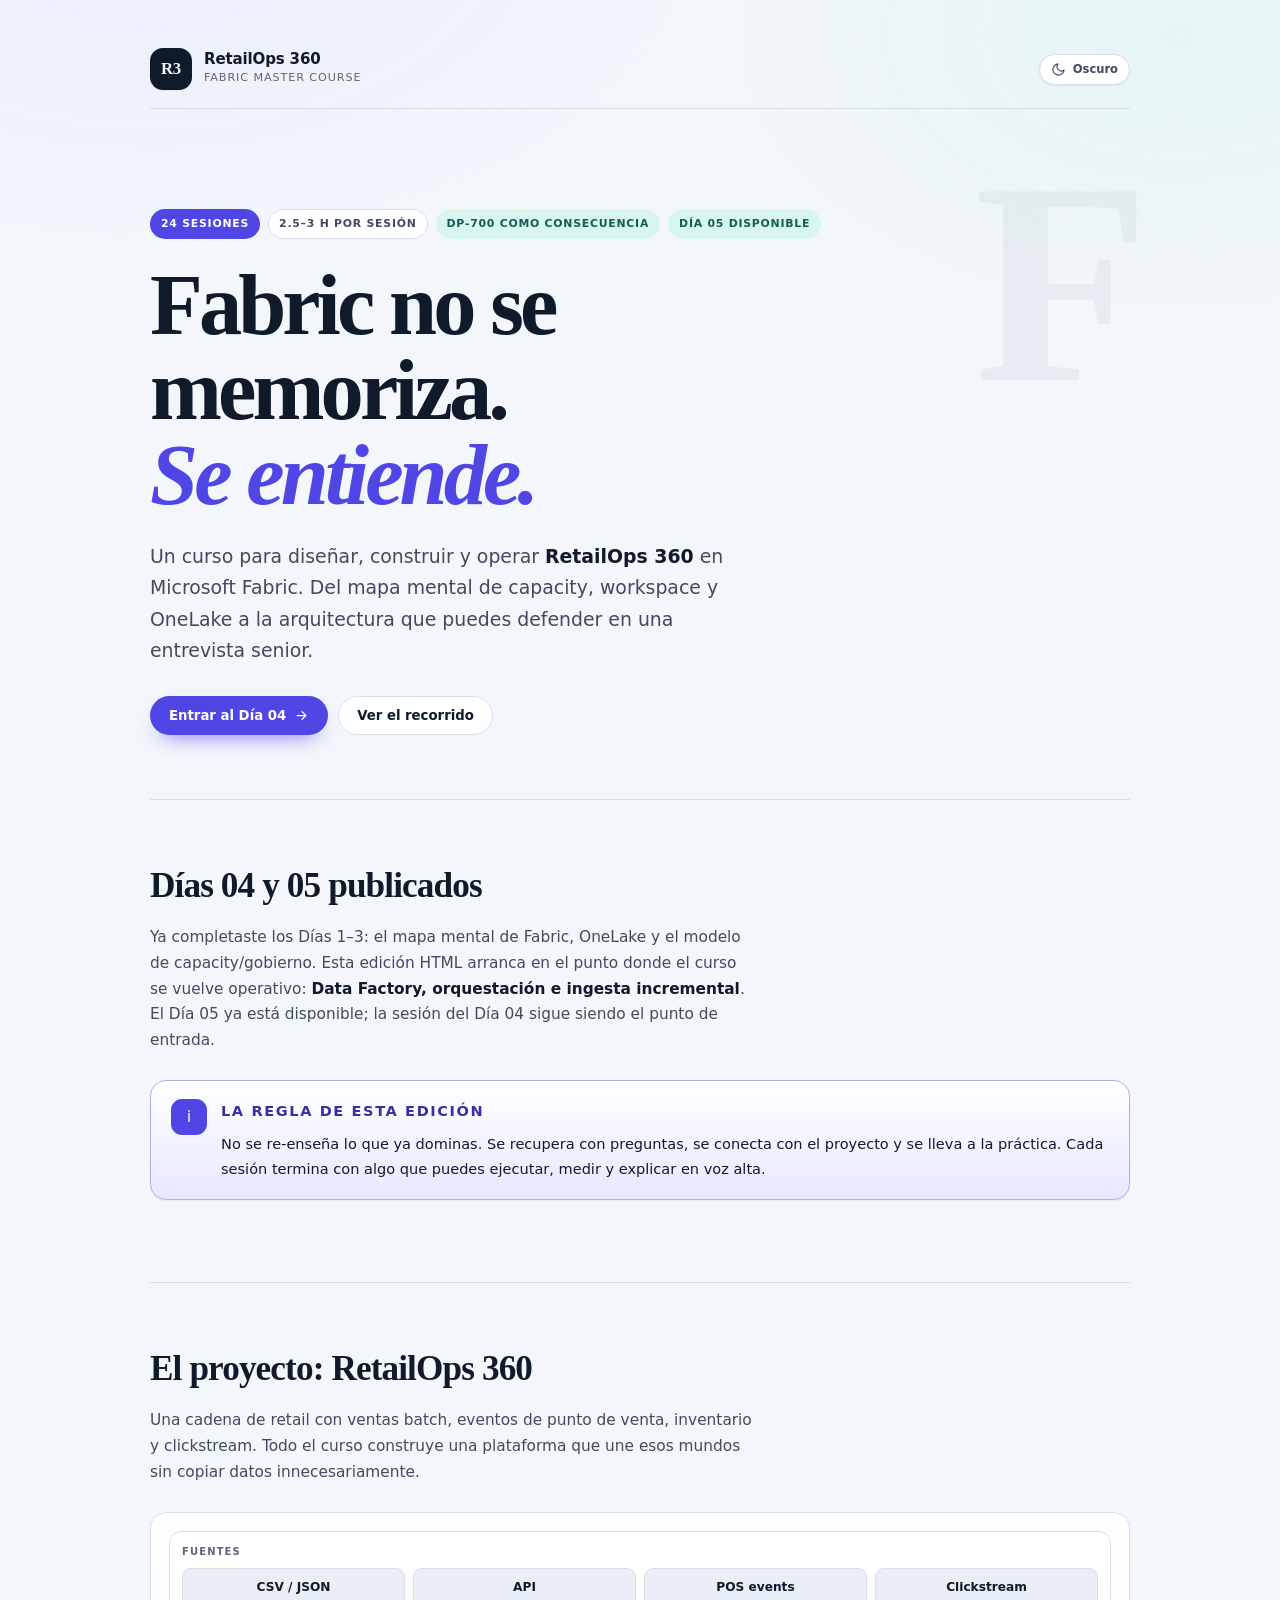
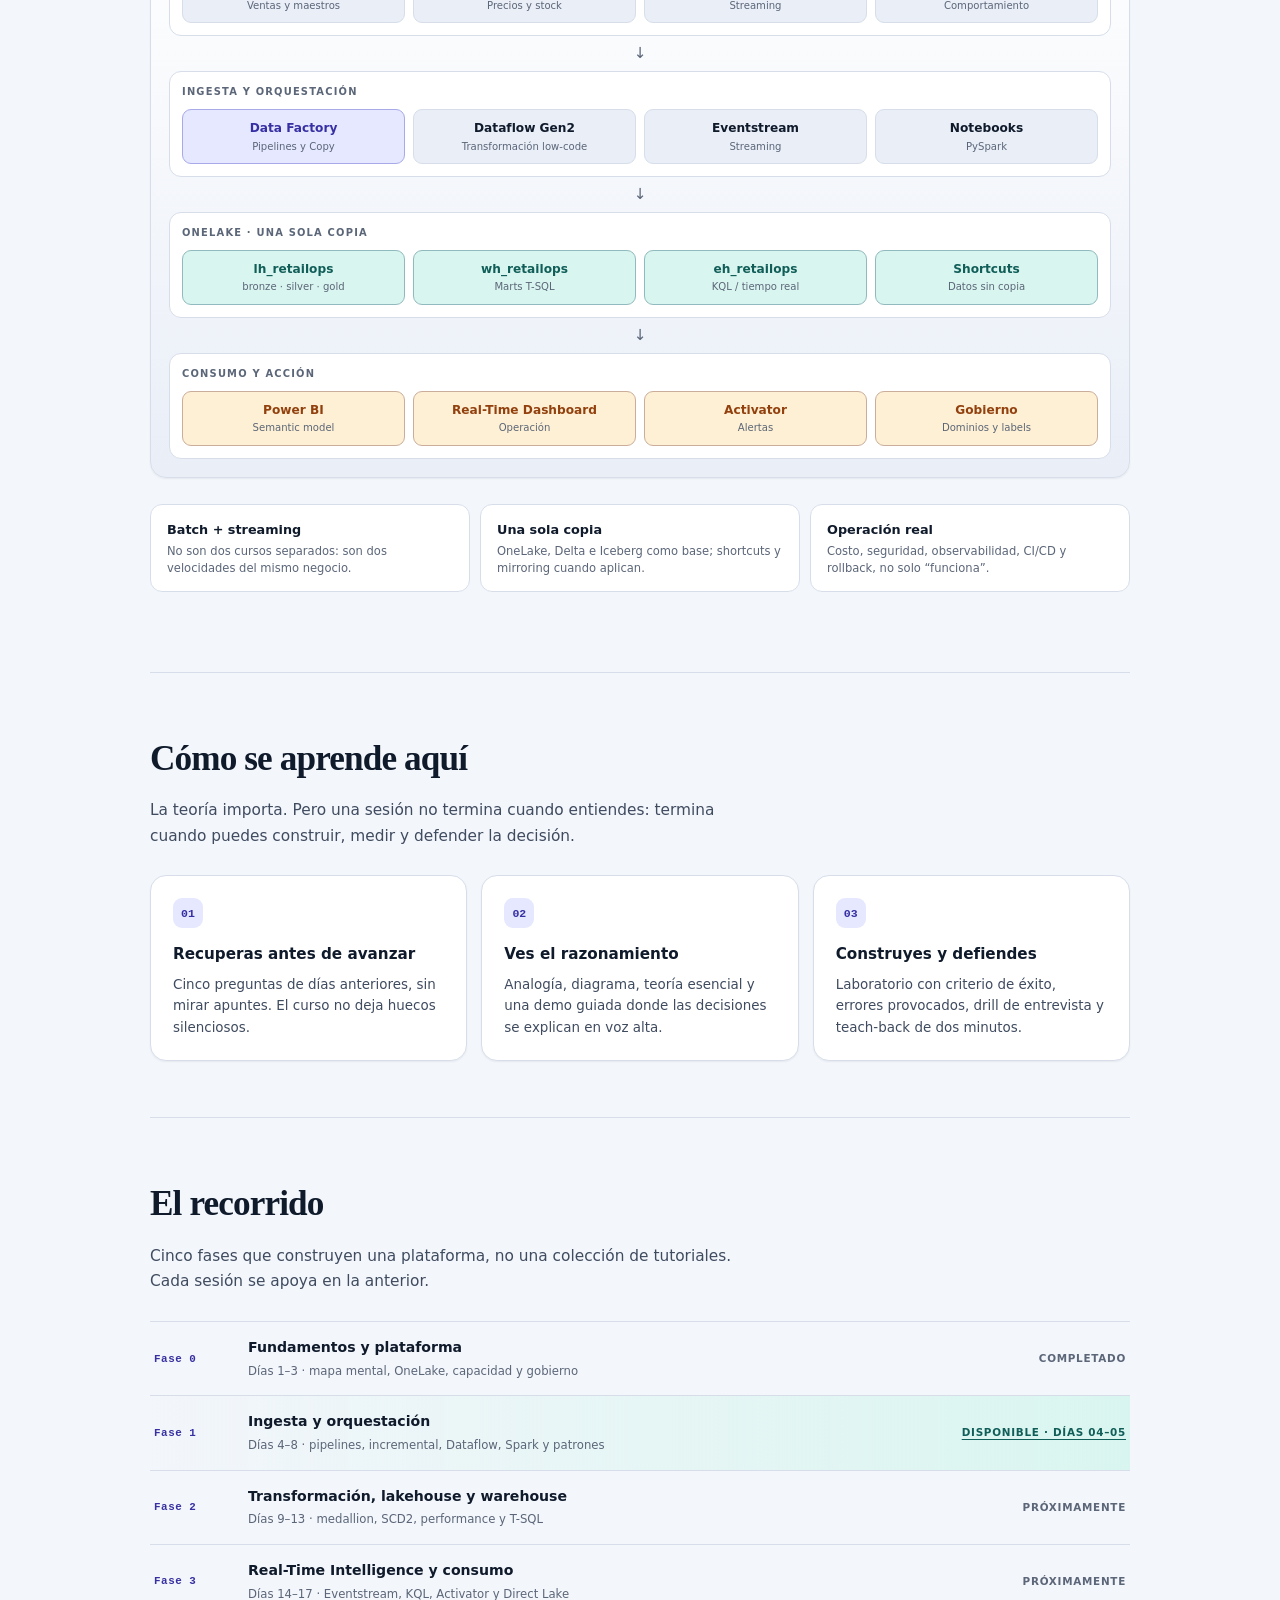
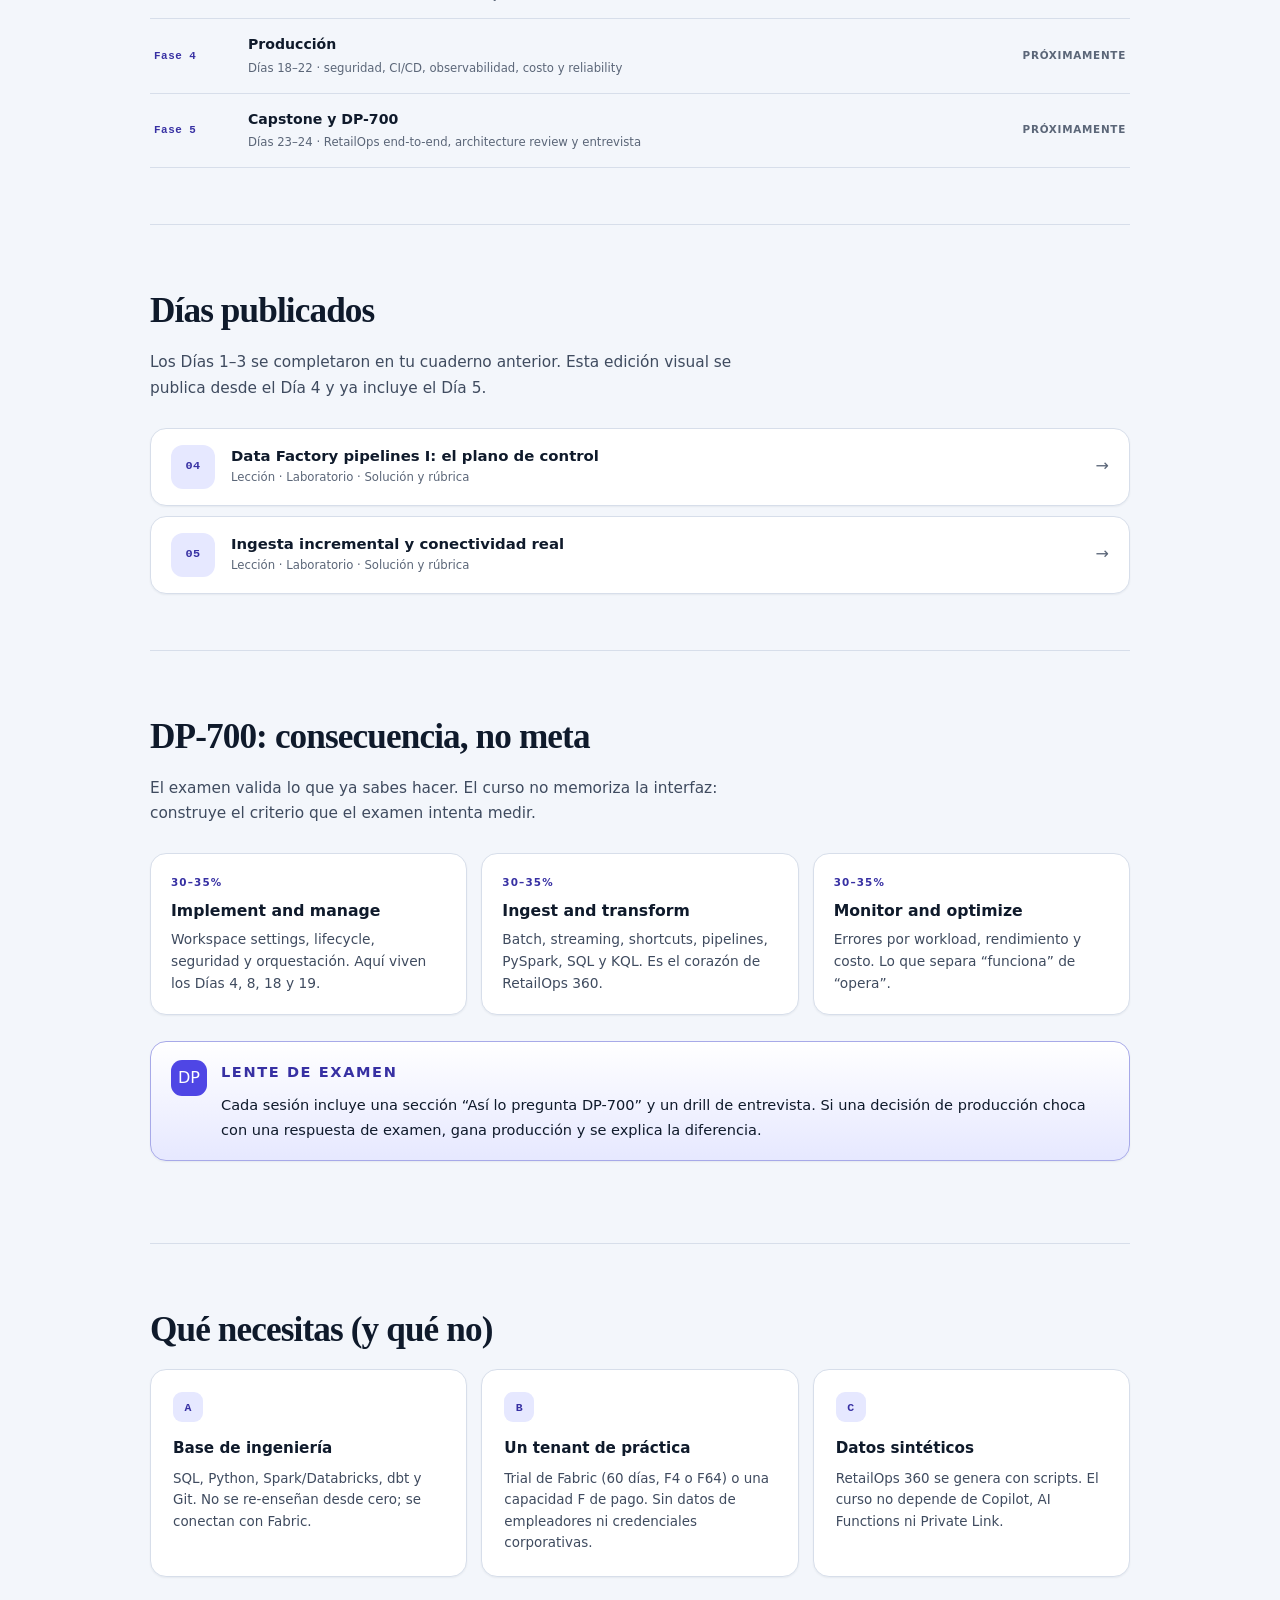
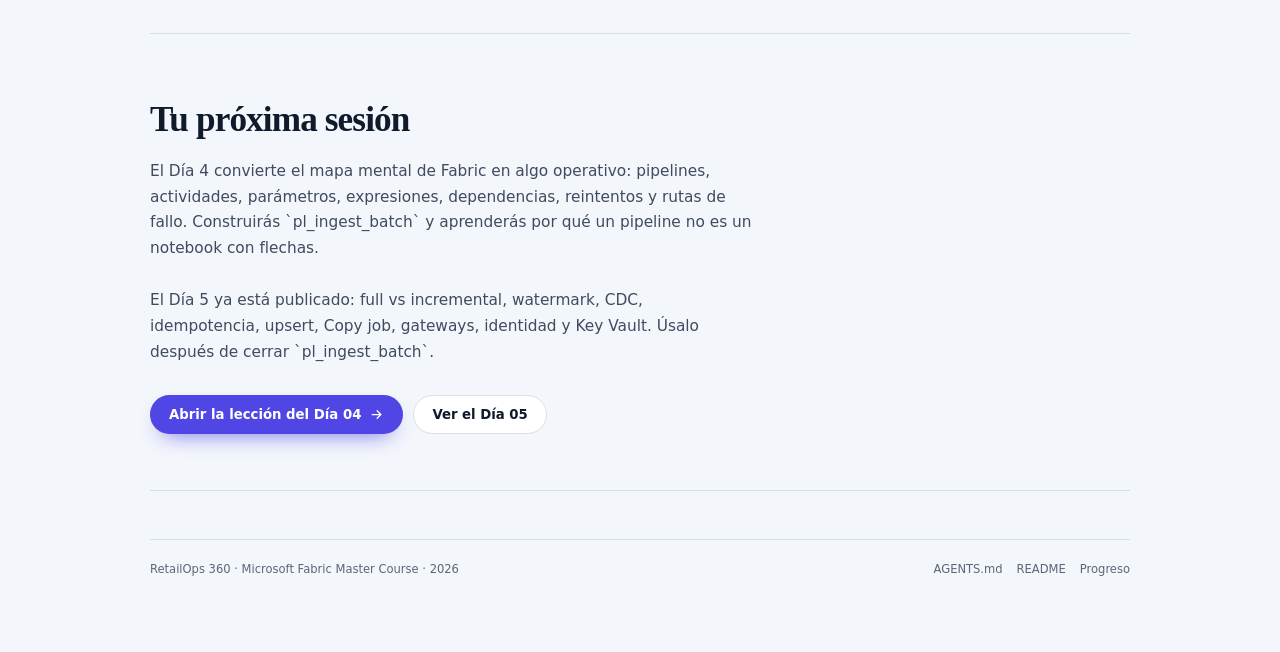
<file: index.html>
<!DOCTYPE html>
<html lang="es">
<head>
  <meta charset="utf-8">
  <meta name="viewport" content="width=device-width, initial-scale=1">
  <title>RetailOps 360 · Microsoft Fabric Master Course</title>
  <meta name="description" content="Curso de 24 sesiones para dominar Microsoft Fabric construyendo RetailOps 360: Data Factory, OneLake, lakehouse, warehouse, streaming, gobierno, CI/CD y DP-700 como consecuencia.">
  <link rel="stylesheet" href="assets/course.css">
  <script>
    try {
      var t = localStorage.getItem("fabric-theme");
      if (t) document.documentElement.dataset.theme = t;
      else if (matchMedia("(prefers-color-scheme: dark)").matches) {
        document.documentElement.dataset.theme = "dark";
      }
    } catch (e) {}
  </script>
</head>
<body>
  <a class="skip-link" href="#contenido">Saltar al contenido</a>
  <div class="reading-progress" id="readingProgress" aria-hidden="true"></div>

  <main class="landing" id="contenido">
    <div class="landing-top">
      <a class="brand" href="index.html">
        <span class="brand-mark">R3</span>
        <span>
          <strong>RetailOps 360</strong>
          <small>Fabric Master Course</small>
        </span>
      </a>
      <button class="theme-toggle" type="button" aria-label="Cambiar tema" aria-pressed="false">
        <svg class="icon-sun" viewBox="0 0 24 24" aria-hidden="true"><circle cx="12" cy="12" r="4"/><path d="M12 2v2M12 20v2M4.9 4.9l1.4 1.4M17.7 17.7l1.4 1.4M2 12h2M20 12h2M4.9 19.1l1.4-1.4M17.7 6.3l1.4-1.4"/></svg>
        <svg class="icon-moon" viewBox="0 0 24 24" aria-hidden="true"><path d="M21 12.8A9 9 0 1 1 11.2 3a7 7 0 0 0 9.8 9.8Z"/></svg>
        <span class="theme-toggle__label">Oscuro</span>
      </button>
    </div>

    <section class="landing-hero">
      <div class="landing-ornament" aria-hidden="true">F</div>
      <ul class="eyebrow">
        <li class="chip chip--accent">24 sesiones</li>
        <li class="chip">2.5–3 h por sesión</li>
        <li class="chip chip--soft">DP-700 como consecuencia</li>
        <li class="chip chip--soft">Día 05 disponible</li>
      </ul>
      <h1>Fabric no se memoriza. <em>Se entiende.</em></h1>
      <p class="lede">
        Un curso para diseñar, construir y operar <strong>RetailOps 360</strong> en
        Microsoft Fabric. Del mapa mental de capacity, workspace y OneLake a la
        arquitectura que puedes defender en una entrevista senior.
      </p>
      <div class="landing-actions">
        <a class="btn btn--primary" href="lessons/dia-04-data-factory-pipelines-i.html">
          Entrar al Día 04
          <svg viewBox="0 0 24 24" aria-hidden="true"><path d="M5 12h14M13 6l6 6-6 6"/></svg>
        </a>
        <a class="btn btn--ghost" href="#recorrido">Ver el recorrido</a>
      </div>
    </section>

    <section class="landing-section" id="estado">
      <h2>Días 04 y 05 publicados</h2>
      <p>
        Ya completaste los Días 1–3: el mapa mental de Fabric, OneLake y el modelo
        de capacity/gobierno. Esta edición HTML arranca en el punto donde el curso
        se vuelve operativo: <strong>Data Factory, orquestación e ingesta
        incremental</strong>. El Día 05 ya está disponible; la sesión del Día 04
        sigue siendo el punto de entrada.
      </p>
      <div class="callout callout--key">
        <div class="callout__icon" aria-hidden="true">i</div>
        <div>
          <p class="callout__title">La regla de esta edición</p>
          <p>
            No se re-enseña lo que ya dominas. Se recupera con preguntas, se conecta
            con el proyecto y se lleva a la práctica. Cada sesión termina con algo
            que puedes ejecutar, medir y explicar en voz alta.
          </p>
        </div>
      </div>
    </section>

    <section class="landing-section" id="proyecto">
      <h2>El proyecto: RetailOps 360</h2>
      <p>
        Una cadena de retail con ventas batch, eventos de punto de venta,
        inventario y clickstream. Todo el curso construye una plataforma que une
        esos mundos sin copiar datos innecesariamente.
      </p>

      <div class="arch">
        <div class="arch__layer">
          <p class="arch__label">Fuentes</p>
          <div class="arch__boxes">
            <div class="arch__box">CSV / JSON<small>Ventas y maestros</small></div>
            <div class="arch__box">API<small>Precios y stock</small></div>
            <div class="arch__box">POS events<small>Streaming</small></div>
            <div class="arch__box">Clickstream<small>Comportamiento</small></div>
          </div>
        </div>
        <div class="arch__arrow" aria-hidden="true">↓</div>
        <div class="arch__layer">
          <p class="arch__label">Ingesta y orquestación</p>
          <div class="arch__boxes">
            <div class="arch__box arch__box--accent">Data Factory<small>Pipelines y Copy</small></div>
            <div class="arch__box">Dataflow Gen2<small>Transformación low-code</small></div>
            <div class="arch__box">Eventstream<small>Streaming</small></div>
            <div class="arch__box">Notebooks<small>PySpark</small></div>
          </div>
        </div>
        <div class="arch__arrow" aria-hidden="true">↓</div>
        <div class="arch__layer">
          <p class="arch__label">OneLake · una sola copia</p>
          <div class="arch__boxes">
            <div class="arch__box arch__box--teal">lh_retailops<small>bronze · silver · gold</small></div>
            <div class="arch__box arch__box--teal">wh_retailops<small>Marts T-SQL</small></div>
            <div class="arch__box arch__box--teal">eh_retailops<small>KQL / tiempo real</small></div>
            <div class="arch__box arch__box--teal">Shortcuts<small>Datos sin copia</small></div>
          </div>
        </div>
        <div class="arch__arrow" aria-hidden="true">↓</div>
        <div class="arch__layer">
          <p class="arch__label">Consumo y acción</p>
          <div class="arch__boxes">
            <div class="arch__box arch__box--amber">Power BI<small>Semantic model</small></div>
            <div class="arch__box arch__box--amber">Real-Time Dashboard<small>Operación</small></div>
            <div class="arch__box arch__box--amber">Activator<small>Alertas</small></div>
            <div class="arch__box arch__box--amber">Gobierno<small>Dominios y labels</small></div>
          </div>
        </div>
      </div>

      <div class="outcomes">
        <div class="outcome">
          <strong>Batch + streaming</strong>
          <span>No son dos cursos separados: son dos velocidades del mismo negocio.</span>
        </div>
        <div class="outcome">
          <strong>Una sola copia</strong>
          <span>OneLake, Delta e Iceberg como base; shortcuts y mirroring cuando aplican.</span>
        </div>
        <div class="outcome">
          <strong>Operación real</strong>
          <span>Costo, seguridad, observabilidad, CI/CD y rollback, no solo “funciona”.</span>
        </div>
      </div>
    </section>

    <section class="landing-section" id="como">
      <h2>Cómo se aprende aquí</h2>
      <p>
        La teoría importa. Pero una sesión no termina cuando entiendes: termina
        cuando puedes construir, medir y defender la decisión.
      </p>
      <div class="steps">
        <div class="step">
          <span class="step__num">01</span>
          <h3>Recuperas antes de avanzar</h3>
          <p>Cinco preguntas de días anteriores, sin mirar apuntes. El curso no deja huecos silenciosos.</p>
        </div>
        <div class="step">
          <span class="step__num">02</span>
          <h3>Ves el razonamiento</h3>
          <p>Analogía, diagrama, teoría esencial y una demo guiada donde las decisiones se explican en voz alta.</p>
        </div>
        <div class="step">
          <span class="step__num">03</span>
          <h3>Construyes y defiendes</h3>
          <p>Laboratorio con criterio de éxito, errores provocados, drill de entrevista y teach-back de dos minutos.</p>
        </div>
      </div>
    </section>

    <section class="landing-section" id="recorrido">
      <h2>El recorrido</h2>
      <p>
        Cinco fases que construyen una plataforma, no una colección de tutoriales.
        Cada sesión se apoya en la anterior.
      </p>
      <ol class="roadmap">
        <li>
          <span class="roadmap__phase">Fase 0</span>
          <span class="roadmap__title">Fundamentos y plataforma <small>Días 1–3 · mapa mental, OneLake, capacidad y gobierno</small></span>
          <span class="roadmap__state">Completado</span>
        </li>
        <li class="is-open">
          <span class="roadmap__phase">Fase 1</span>
          <span class="roadmap__title">Ingesta y orquestación <small>Días 4–8 · pipelines, incremental, Dataflow, Spark y patrones</small></span>
          <a class="roadmap__state roadmap__state--open" href="lessons/dia-04-data-factory-pipelines-i.html">Disponible · Días 04–05</a>
        </li>
        <li>
          <span class="roadmap__phase">Fase 2</span>
          <span class="roadmap__title">Transformación, lakehouse y warehouse <small>Días 9–13 · medallion, SCD2, performance y T-SQL</small></span>
          <span class="roadmap__state">Próximamente</span>
        </li>
        <li>
          <span class="roadmap__phase">Fase 3</span>
          <span class="roadmap__title">Real-Time Intelligence y consumo <small>Días 14–17 · Eventstream, KQL, Activator y Direct Lake</small></span>
          <span class="roadmap__state">Próximamente</span>
        </li>
        <li>
          <span class="roadmap__phase">Fase 4</span>
          <span class="roadmap__title">Producción <small>Días 18–22 · seguridad, CI/CD, observabilidad, costo y reliability</small></span>
          <span class="roadmap__state">Próximamente</span>
        </li>
        <li>
          <span class="roadmap__phase">Fase 5</span>
          <span class="roadmap__title">Capstone y DP-700 <small>Días 23–24 · RetailOps end-to-end, architecture review y entrevista</small></span>
          <span class="roadmap__state">Próximamente</span>
        </li>
      </ol>
    </section>

    <section class="landing-section" id="dias">
      <h2>Días publicados</h2>
      <p>Los Días 1–3 se completaron en tu cuaderno anterior. Esta edición visual se publica desde el Día 4 y ya incluye el Día 5.</p>
      <ul class="day-list">
        <li>
          <a class="day-card" href="lessons/dia-04-data-factory-pipelines-i.html">
            <span class="day-card__num">04</span>
            <span>
              <span class="day-card__title">Data Factory pipelines I: el plano de control</span>
              <span class="day-card__meta">Lección · Laboratorio · Solución y rúbrica</span>
            </span>
            <span class="day-card__arrow" aria-hidden="true">→</span>
          </a>
        </li>
        <li>
          <a class="day-card" href="lessons/dia-05-ingesta-incremental.html">
            <span class="day-card__num">05</span>
            <span>
              <span class="day-card__title">Ingesta incremental y conectividad real</span>
              <span class="day-card__meta">Lección · Laboratorio · Solución y rúbrica</span>
            </span>
            <span class="day-card__arrow" aria-hidden="true">→</span>
          </a>
        </li>
      </ul>
    </section>

    <section class="landing-section" id="dp700">
      <h2>DP-700: consecuencia, no meta</h2>
      <p>
        El examen valida lo que ya sabes hacer. El curso no memoriza la interfaz:
        construye el criterio que el examen intenta medir.
      </p>
      <div class="grid grid--3">
        <div class="card">
          <span class="card__kicker">30–35%</span>
          <h3>Implement and manage</h3>
          <p>Workspace settings, lifecycle, seguridad y orquestación. Aquí viven los Días 4, 8, 18 y 19.</p>
        </div>
        <div class="card">
          <span class="card__kicker">30–35%</span>
          <h3>Ingest and transform</h3>
          <p>Batch, streaming, shortcuts, pipelines, PySpark, SQL y KQL. Es el corazón de RetailOps 360.</p>
        </div>
        <div class="card">
          <span class="card__kicker">30–35%</span>
          <h3>Monitor and optimize</h3>
          <p>Errores por workload, rendimiento y costo. Lo que separa “funciona” de “opera”.</p>
        </div>
      </div>
      <div class="callout callout--exam">
        <div class="callout__icon" aria-hidden="true">DP</div>
        <div>
          <p class="callout__title">Lente de examen</p>
          <p>
            Cada sesión incluye una sección “Así lo pregunta DP-700” y un drill de
            entrevista. Si una decisión de producción choca con una respuesta de
            examen, gana producción y se explica la diferencia.
          </p>
        </div>
      </div>
    </section>

    <section class="landing-section" id="requisitos">
      <h2>Qué necesitas (y qué no)</h2>
      <div class="steps">
        <div class="step">
          <span class="step__num">A</span>
          <h3>Base de ingeniería</h3>
          <p>SQL, Python, Spark/Databricks, dbt y Git. No se re-enseñan desde cero; se conectan con Fabric.</p>
        </div>
        <div class="step">
          <span class="step__num">B</span>
          <h3>Un tenant de práctica</h3>
          <p>Trial de Fabric (60 días, F4 o F64) o una capacidad F de pago. Sin datos de empleadores ni credenciales corporativas.</p>
        </div>
        <div class="step">
          <span class="step__num">C</span>
          <h3>Datos sintéticos</h3>
          <p>RetailOps 360 se genera con scripts. El curso no depende de Copilot, AI Functions ni Private Link.</p>
        </div>
      </div>
    </section>

    <section class="landing-section" id="empezar">
      <h2>Tu próxima sesión</h2>
      <p>
        El Día 4 convierte el mapa mental de Fabric en algo operativo: pipelines,
        actividades, parámetros, expresiones, dependencias, reintentos y rutas de
        fallo. Construirás `pl_ingest_batch` y aprenderás por qué un pipeline no
        es un notebook con flechas.
      </p>
      <p>
        El Día 5 ya está publicado: full vs incremental, watermark, CDC,
        idempotencia, upsert, Copy job, gateways, identidad y Key Vault. Úsalo
        después de cerrar `pl_ingest_batch`.
      </p>
      <div class="landing-actions">
        <a class="btn btn--primary" href="lessons/dia-04-data-factory-pipelines-i.html">
          Abrir la lección del Día 04
          <svg viewBox="0 0 24 24" aria-hidden="true"><path d="M5 12h14M13 6l6 6-6 6"/></svg>
        </a>
        <a class="btn btn--ghost" href="lessons/dia-05-ingesta-incremental.html">Ver el Día 05</a>
      </div>
    </section>

    <footer class="site-footer">
      <span>RetailOps 360 · Microsoft Fabric Master Course · <span data-year>2026</span></span>
      <div class="site-footer__links">
        <a href="AGENTS.md">AGENTS.md</a>
        <a href="README.md">README</a>
        <a href="progress/session-log.md">Progreso</a>
      </div>
    </footer>
  </main>

  <script src="assets/course.js"></script>
</body>
</html>
</file>
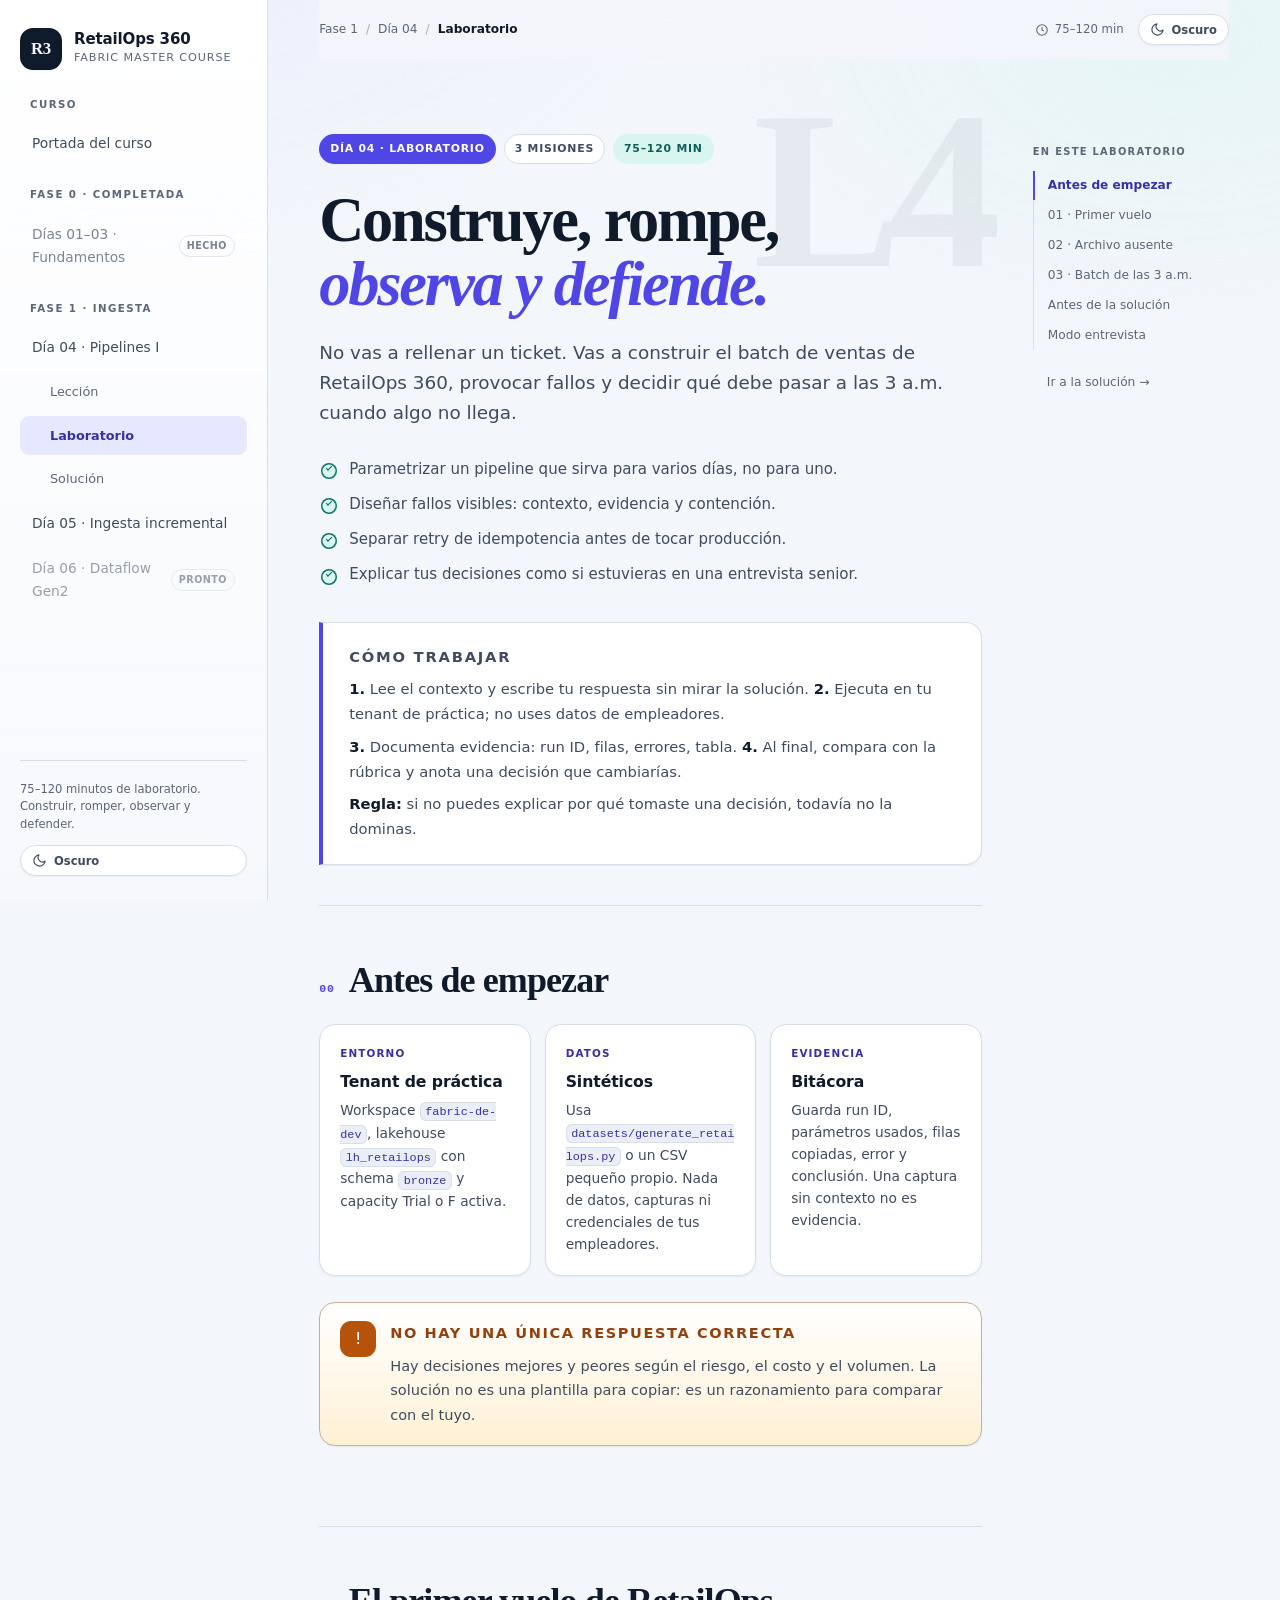
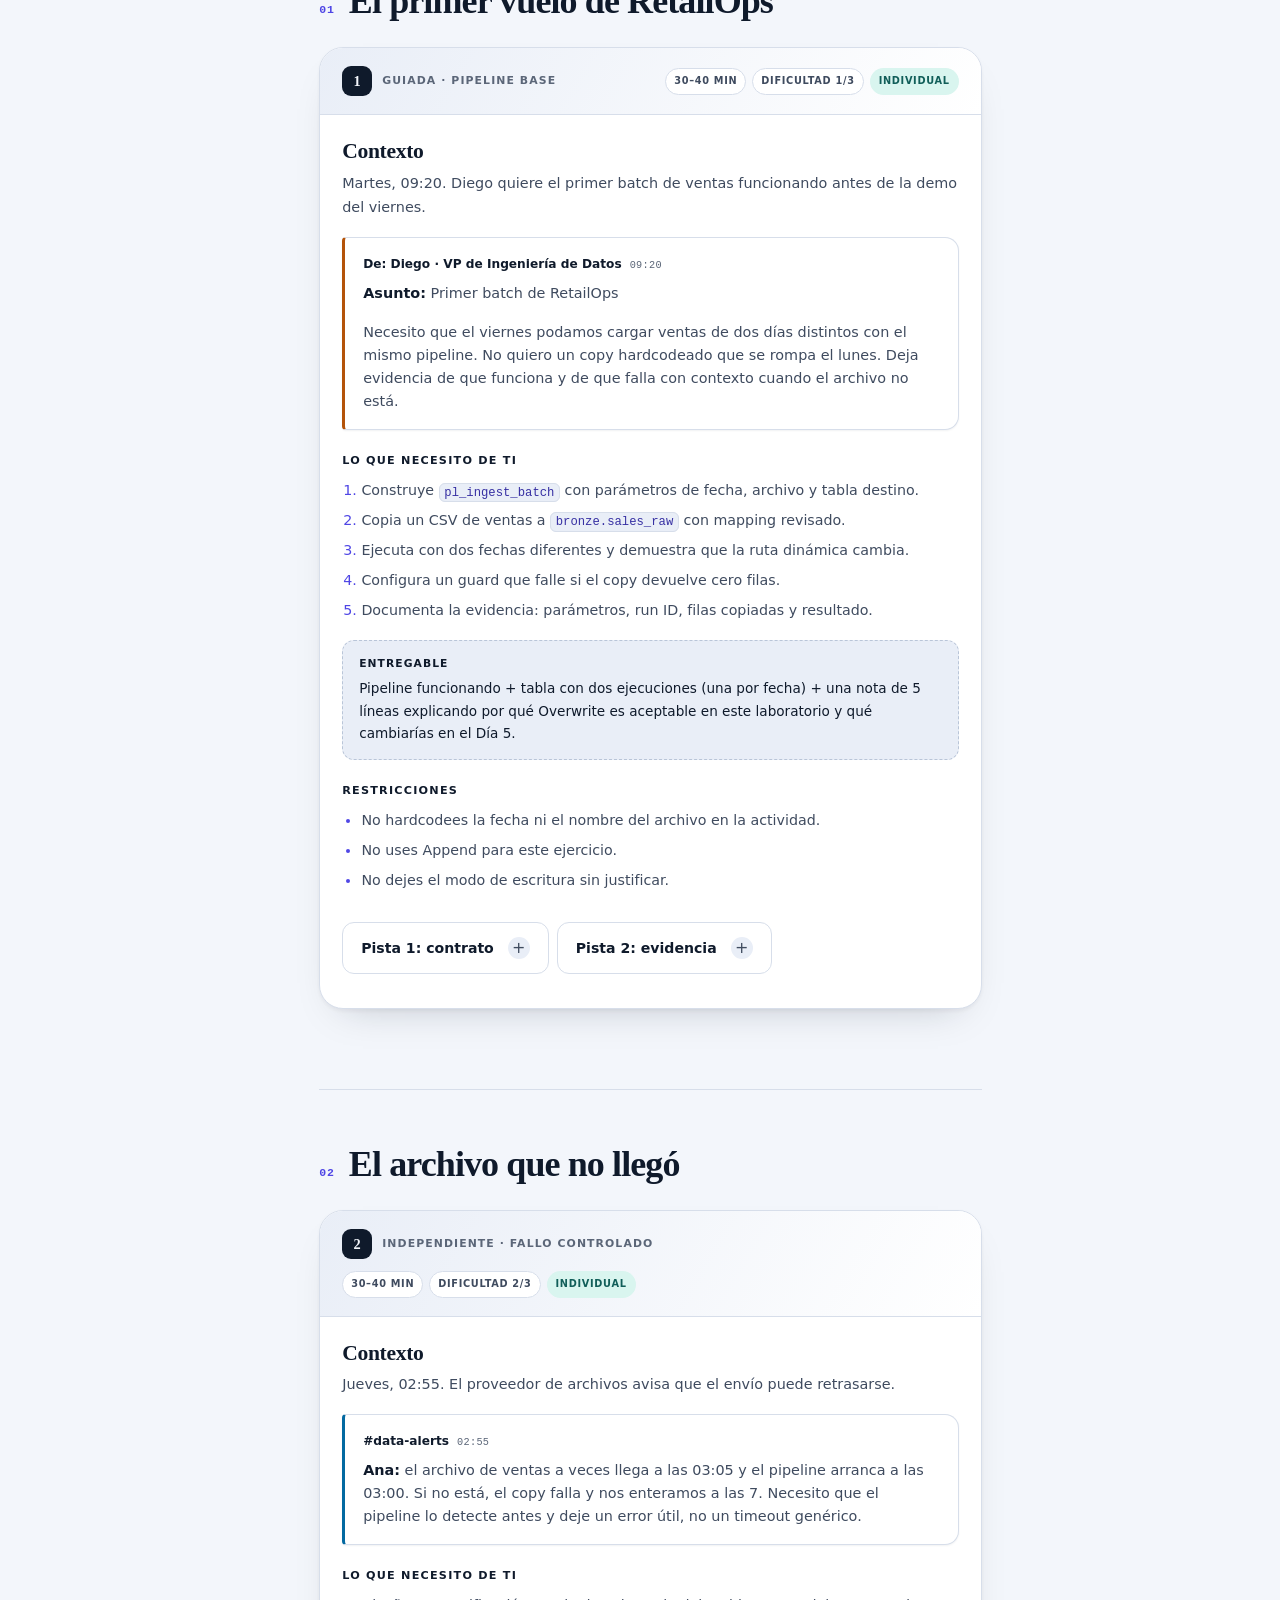
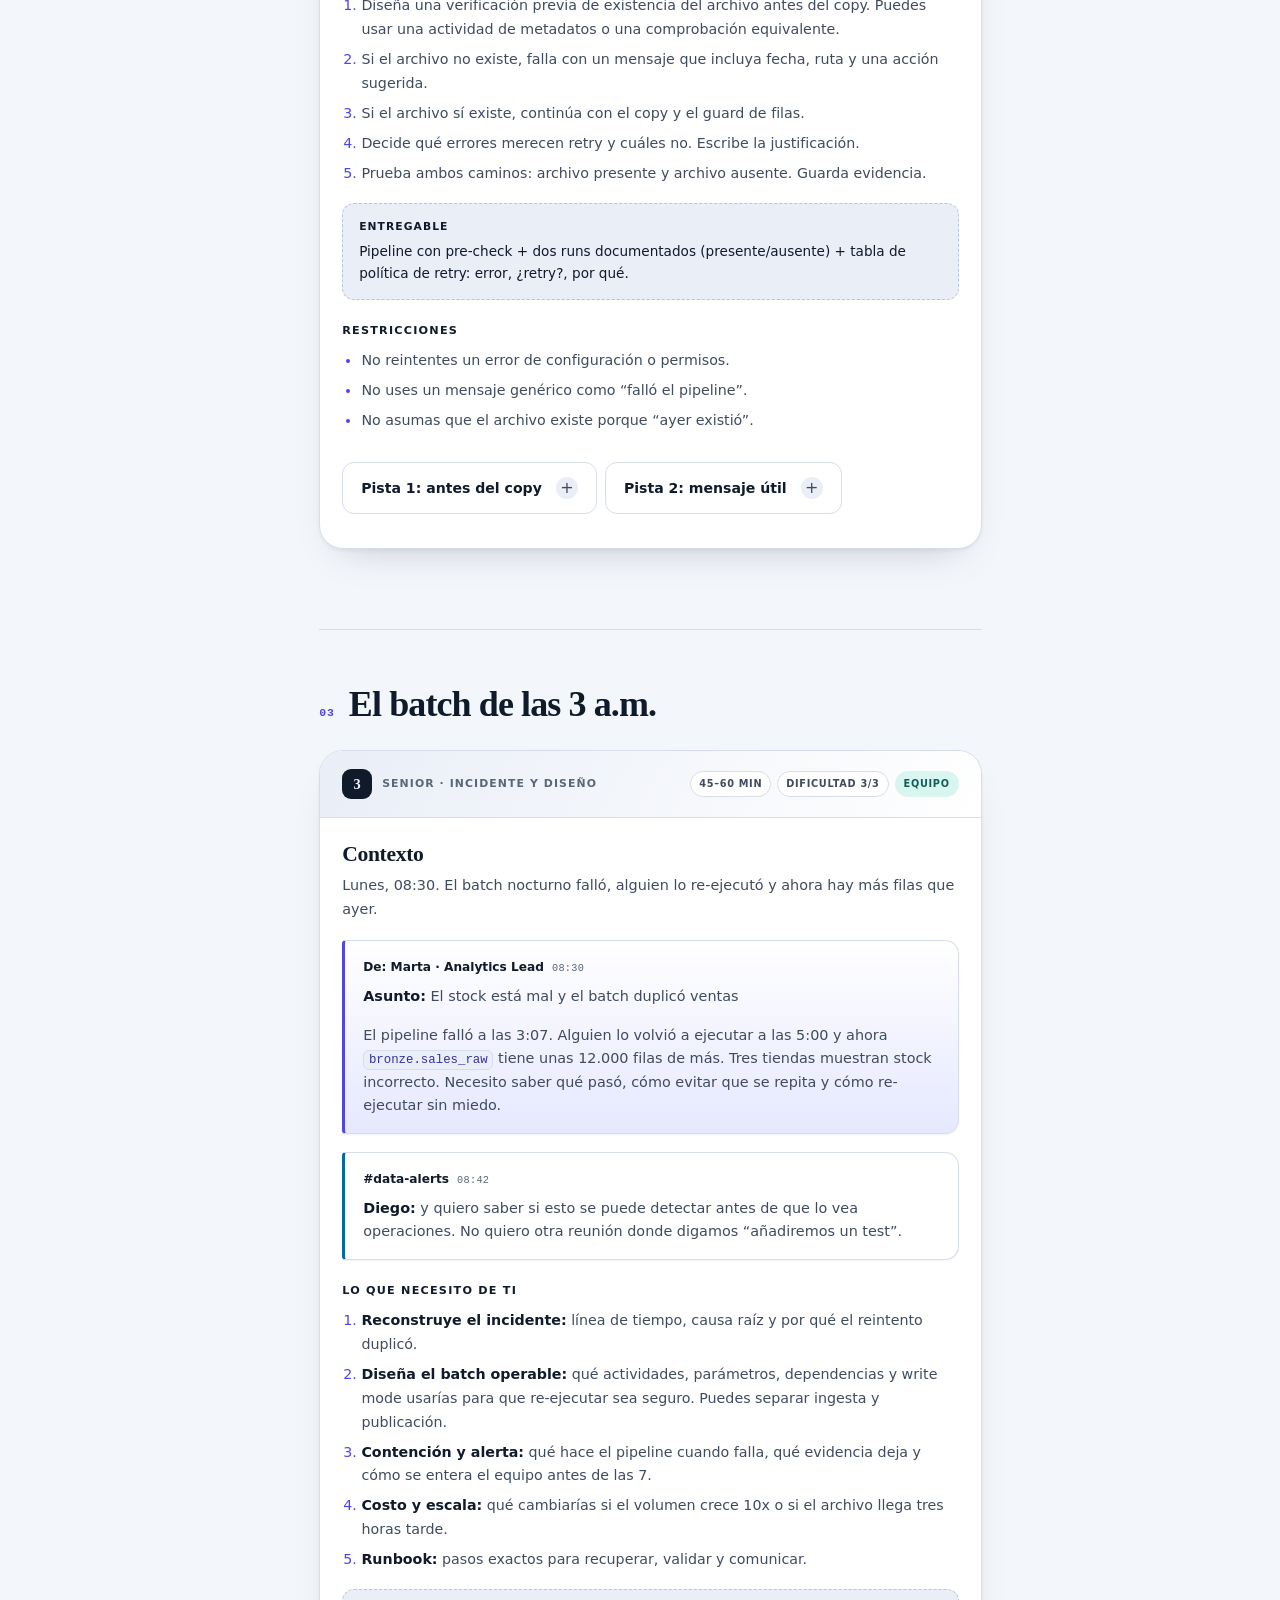
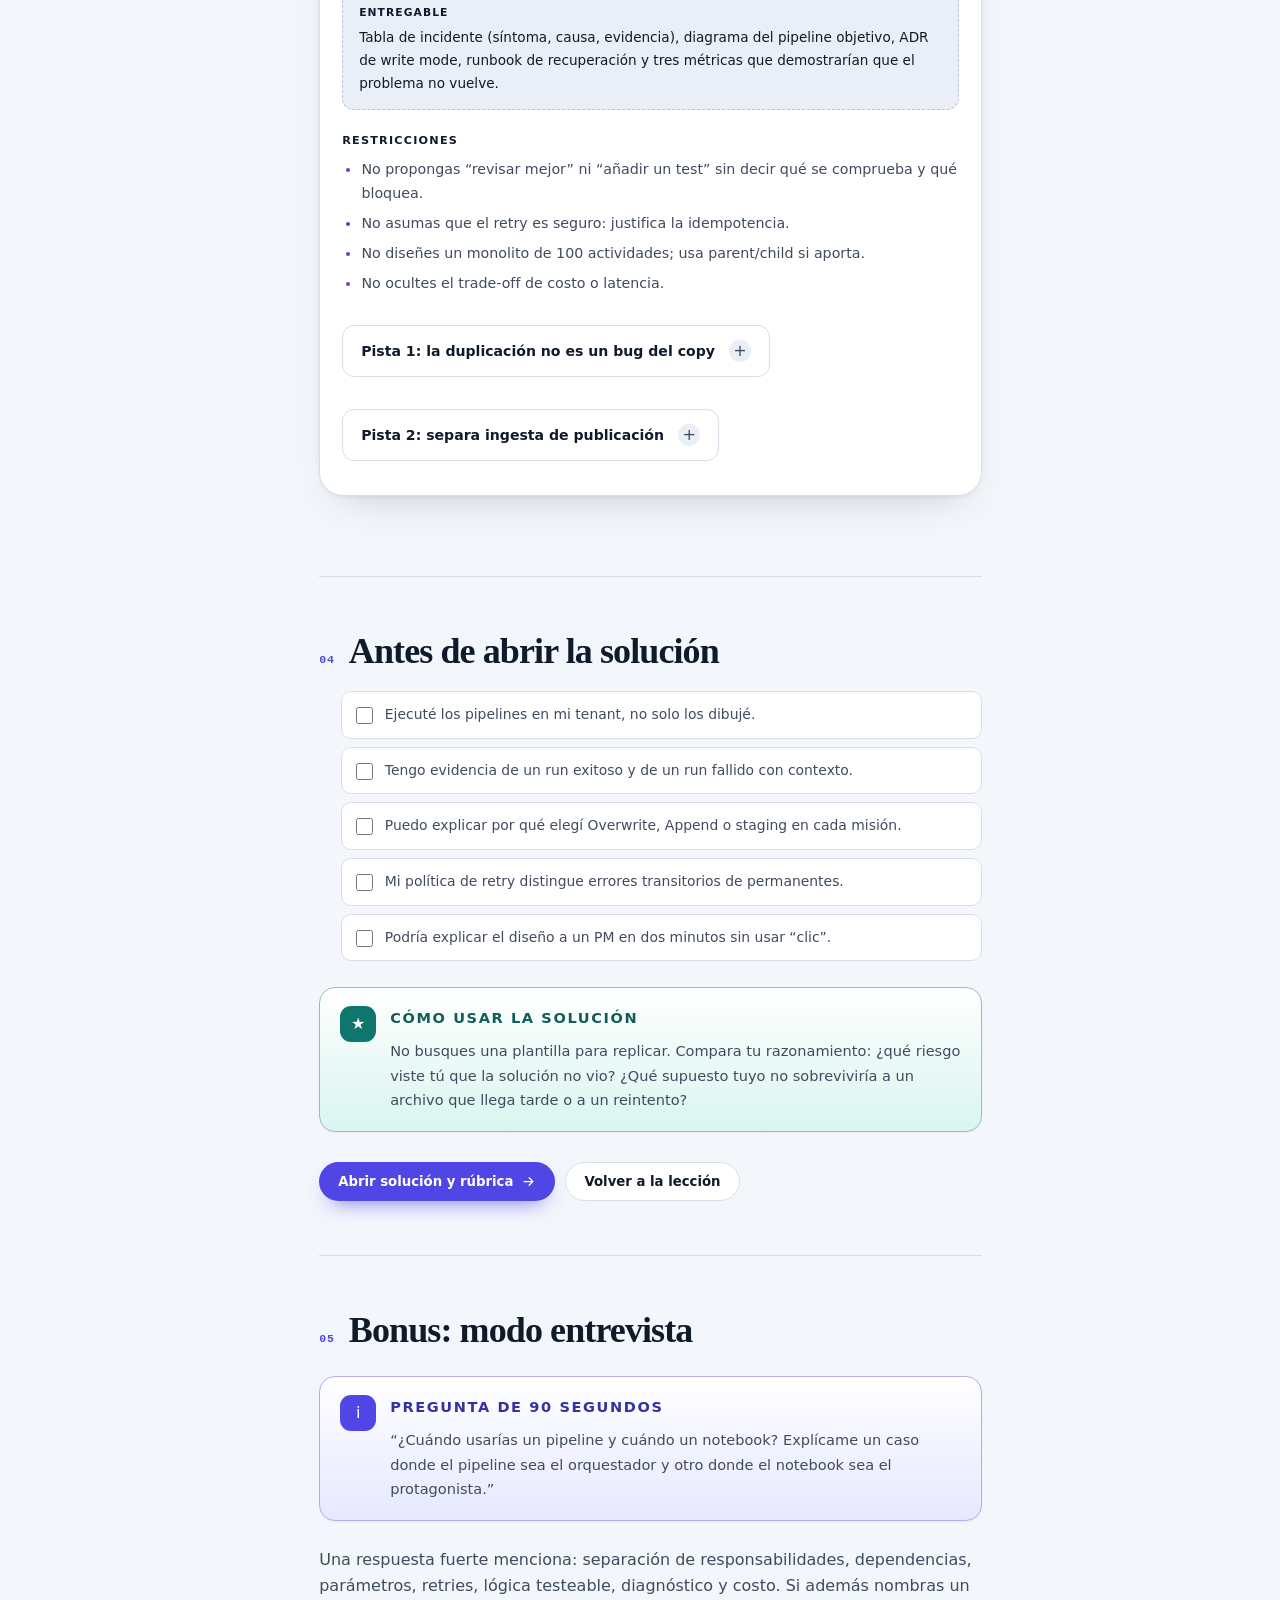
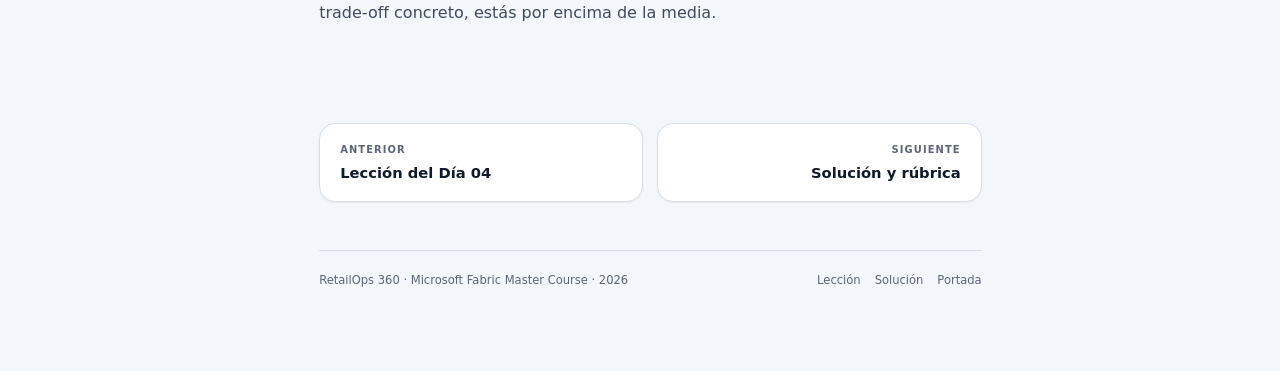
<file: exercises/dia-04-ejercicios.html>
<!DOCTYPE html>
<html lang="es">
<head>
  <meta charset="utf-8">
  <meta name="viewport" content="width=device-width, initial-scale=1">
  <title>Día 04 · Laboratorio · Data Factory pipelines · RetailOps 360</title>
  <meta name="description" content="Tres laboratorios del Día 4: pipeline parametrizado, archivo ausente y batch nocturno operable en Microsoft Fabric.">
  <link rel="stylesheet" href="../assets/course.css">
  <script>
    try {
      var t = localStorage.getItem("fabric-theme");
      if (t) document.documentElement.dataset.theme = t;
      else if (matchMedia("(prefers-color-scheme: dark)").matches) {
        document.documentElement.dataset.theme = "dark";
      }
    } catch (e) {}
  </script>
</head>
<body>
  <a class="skip-link" href="#contenido">Saltar al contenido</a>
  <div class="reading-progress" id="readingProgress" aria-hidden="true"></div>

  <div class="shell">
    <aside class="sidebar">
      <a class="brand" href="../index.html">
        <span class="brand-mark">R3</span>
        <span>
          <strong>RetailOps 360</strong>
          <small>Fabric Master Course</small>
        </span>
      </a>

      <nav class="side-nav" aria-label="Navegación del curso">
        <p class="nav-label">Curso</p>
        <a class="side-link" href="../index.html">Portada del curso</a>

        <p class="nav-label">Fase 0 · Completada</p>
        <span class="side-link is-complete">Días 01–03 · Fundamentos</span>

        <p class="nav-label">Fase 1 · Ingesta</p>
        <a class="side-link" href="../lessons/dia-04-data-factory-pipelines-i.html">Día 04 · Pipelines I</a>
        <a class="side-link side-link--sub" href="../lessons/dia-04-data-factory-pipelines-i.html">Lección</a>
        <a class="side-link side-link--sub is-active" href="dia-04-ejercicios.html" aria-current="page">Laboratorio</a>
        <a class="side-link side-link--sub" href="../solutions/dia-04-solucion.html">Solución</a>
        <a class="side-link" href="../lessons/dia-05-ingesta-incremental.html">Día 05 · Ingesta incremental</a>
        <a class="side-link is-locked" href="#" aria-disabled="true" tabindex="-1">Día 06 · Dataflow Gen2</a>
      </nav>

      <div class="sidebar-footer">
        <p class="sidebar-note">75–120 minutos de laboratorio. Construir, romper, observar y defender.</p>
        <button class="theme-toggle" type="button" aria-label="Cambiar tema" aria-pressed="false">
          <svg class="icon-sun" viewBox="0 0 24 24" aria-hidden="true"><circle cx="12" cy="12" r="4"/><path d="M12 2v2M12 20v2M4.9 4.9l1.4 1.4M17.7 17.7l1.4 1.4M2 12h2M20 12h2M4.9 19.1l1.4-1.4M17.7 6.3l1.4-1.4"/></svg>
          <svg class="icon-moon" viewBox="0 0 24 24" aria-hidden="true"><path d="M21 12.8A9 9 0 1 1 11.2 3a7 7 0 0 0 9.8 9.8Z"/></svg>
          <span class="theme-toggle__label">Oscuro</span>
        </button>
      </div>
    </aside>

    <main class="main" id="contenido">
      <div class="topbar">
        <div class="crumbs">
          <span>Fase 1</span><span aria-hidden="true">/</span><span>Día 04</span><span aria-hidden="true">/</span><strong>Laboratorio</strong>
        </div>
        <div class="topbar-meta">
          <span class="read-time">
            <svg viewBox="0 0 24 24" aria-hidden="true"><circle cx="12" cy="12" r="9"/><path d="M12 7v5l3 2"/></svg>
            75–120 min
          </span>
          <button class="theme-toggle" type="button" aria-label="Cambiar tema" aria-pressed="false">
            <svg class="icon-sun" viewBox="0 0 24 24" aria-hidden="true"><circle cx="12" cy="12" r="4"/><path d="M12 2v2M12 20v2M4.9 4.9l1.4 1.4M17.7 17.7l1.4 1.4M2 12h2M20 12h2M4.9 19.1l1.4-1.4M17.7 6.3l1.4-1.4"/></svg>
            <svg class="icon-moon" viewBox="0 0 24 24" aria-hidden="true"><path d="M21 12.8A9 9 0 1 1 11.2 3a7 7 0 0 0 9.8 9.8Z"/></svg>
            <span class="theme-toggle__label">Oscuro</span>
          </button>
        </div>
      </div>

      <div class="page-grid">
        <article class="article">
          <header class="hero">
            <div class="hero-ornament" aria-hidden="true">L4</div>
            <ul class="eyebrow">
              <li class="chip chip--accent">Día 04 · Laboratorio</li>
              <li class="chip">3 misiones</li>
              <li class="chip chip--soft">75–120 min</li>
            </ul>
            <h1>Construye, rompe, <em>observa y defiende.</em></h1>
            <p class="lede">
              No vas a rellenar un ticket. Vas a construir el batch de ventas de
              RetailOps 360, provocar fallos y decidir qué debe pasar a las 3 a.m.
              cuando algo no llega.
            </p>

            <ul class="goals">
              <li>Parametrizar un pipeline que sirva para varios días, no para uno.</li>
              <li>Diseñar fallos visibles: contexto, evidencia y contención.</li>
              <li>Separar retry de idempotencia antes de tocar producción.</li>
              <li>Explicar tus decisiones como si estuvieras en una entrevista senior.</li>
            </ul>

            <div class="tldr">
              <p class="tldr__label">Cómo trabajar</p>
              <p><strong>1.</strong> Lee el contexto y escribe tu respuesta sin mirar la solución. <strong>2.</strong> Ejecuta en tu tenant de práctica; no uses datos de empleadores.</p>
              <p><strong>3.</strong> Documenta evidencia: run ID, filas, errores, tabla. <strong>4.</strong> Al final, compara con la rúbrica y anota una decisión que cambiarías.</p>
              <p><strong>Regla:</strong> si no puedes explicar por qué tomaste una decisión, todavía no la dominas.</p>
            </div>
          </header>

          <section class="section" id="antes">
            <div class="section-head">
              <span class="section-index">00</span>
              <h2>Antes de empezar</h2>
            </div>
            <div class="grid grid--3">
              <div class="card">
                <span class="card__kicker">Entorno</span>
                <h3>Tenant de práctica</h3>
                <p>Workspace <code>fabric-de-dev</code>, lakehouse <code>lh_retailops</code> con schema <code>bronze</code> y capacity Trial o F activa.</p>
              </div>
              <div class="card">
                <span class="card__kicker">Datos</span>
                <h3>Sintéticos</h3>
                <p>Usa <code>datasets/generate_retailops.py</code> o un CSV pequeño propio. Nada de datos, capturas ni credenciales de tus empleadores.</p>
              </div>
              <div class="card">
                <span class="card__kicker">Evidencia</span>
                <h3>Bitácora</h3>
                <p>Guarda run ID, parámetros usados, filas copiadas, error y conclusión. Una captura sin contexto no es evidencia.</p>
              </div>
            </div>
            <div class="callout callout--warn">
              <div class="callout__icon" aria-hidden="true">!</div>
              <div>
                <p class="callout__title">No hay una única respuesta correcta</p>
                <p>
                  Hay decisiones mejores y peores según el riesgo, el costo y el
                  volumen. La solución no es una plantilla para copiar: es un
                  razonamiento para comparar con el tuyo.
                </p>
              </div>
            </div>
          </section>

          <section class="section" id="mision-1">
            <div class="section-head">
              <span class="section-index">01</span>
              <h2>El primer vuelo de RetailOps</h2>
            </div>

            <div class="mission">
              <div class="mission__head">
                <span class="mission__id"><span class="mission__num">1</span> Guiada · pipeline base</span>
                <div class="mission__meta">
                  <span class="chip">30–40 min</span>
                  <span class="chip">Dificultad 1/3</span>
                  <span class="chip chip--soft">Individual</span>
                </div>
              </div>
              <div class="mission__body">
                <h3>Contexto</h3>
                <p class="mission__sub">Martes, 09:20. Diego quiere el primer batch de ventas funcionando antes de la demo del viernes.</p>

                <div class="message message--email">
                  <div class="message__meta">
                    <strong>De: Diego · VP de Ingeniería de Datos</strong>
                    <span class="message__time">09:20</span>
                  </div>
                  <p class="message__body"><strong>Asunto:</strong> Primer batch de RetailOps</p>
                  <p class="message__body">Necesito que el viernes podamos cargar ventas de dos días distintos con el mismo pipeline. No quiero un copy hardcodeado que se rompa el lunes. Deja evidencia de que funciona y de que falla con contexto cuando el archivo no está.</p>
                </div>

                <h4>Lo que necesito de ti</h4>
                <ol>
                  <li>Construye <code>pl_ingest_batch</code> con parámetros de fecha, archivo y tabla destino.</li>
                  <li>Copia un CSV de ventas a <code>bronze.sales_raw</code> con mapping revisado.</li>
                  <li>Ejecuta con dos fechas diferentes y demuestra que la ruta dinámica cambia.</li>
                  <li>Configura un guard que falle si el copy devuelve cero filas.</li>
                  <li>Documenta la evidencia: parámetros, run ID, filas copiadas y resultado.</li>
                </ol>

                <div class="deliverable">
                  <strong>Entregable</strong>
                  Pipeline funcionando + tabla con dos ejecuciones (una por fecha) + una nota de 5 líneas explicando por qué Overwrite es aceptable en este laboratorio y qué cambiarías en el Día 5.
                </div>

                <h4>Restricciones</h4>
                <ul>
                  <li>No hardcodees la fecha ni el nombre del archivo en la actividad.</li>
                  <li>No uses Append para este ejercicio.</li>
                  <li>No dejes el modo de escritura sin justificar.</li>
                </ul>

                <div class="hint-row">
                  <details class="reveal">
                    <summary>Pista 1: contrato</summary>
                    <div class="reveal__body">Empieza por la tabla de parámetros. Si no puedes explicar qué entra al run, todavía no puedes construir el pipeline.</div>
                  </details>
                  <details class="reveal">
                    <summary>Pista 2: evidencia</summary>
                    <div class="reveal__body">El run history guarda más que “falló”. Busca parámetros, output de la Copy activity y filas copiadas.</div>
                  </details>
                </div>
              </div>
            </div>
          </section>

          <section class="section" id="mision-2">
            <div class="section-head">
              <span class="section-index">02</span>
              <h2>El archivo que no llegó</h2>
            </div>

            <div class="mission">
              <div class="mission__head">
                <span class="mission__id"><span class="mission__num">2</span> Independiente · fallo controlado</span>
                <div class="mission__meta">
                  <span class="chip">30–40 min</span>
                  <span class="chip">Dificultad 2/3</span>
                  <span class="chip chip--soft">Individual</span>
                </div>
              </div>
              <div class="mission__body">
                <h3>Contexto</h3>
                <p class="mission__sub">Jueves, 02:55. El proveedor de archivos avisa que el envío puede retrasarse.</p>

                <div class="message">
                  <div class="message__meta">
                    <strong>#data-alerts</strong>
                    <span class="message__time">02:55</span>
                  </div>
                  <p class="message__body"><strong>Ana:</strong> el archivo de ventas a veces llega a las 03:05 y el pipeline arranca a las 03:00. Si no está, el copy falla y nos enteramos a las 7. Necesito que el pipeline lo detecte antes y deje un error útil, no un timeout genérico.</p>
                </div>

                <h4>Lo que necesito de ti</h4>
                <ol>
                  <li>Diseña una verificación previa de existencia del archivo antes del copy. Puedes usar una actividad de metadatos o una comprobación equivalente.</li>
                  <li>Si el archivo no existe, falla con un mensaje que incluya fecha, ruta y una acción sugerida.</li>
                  <li>Si el archivo sí existe, continúa con el copy y el guard de filas.</li>
                  <li>Decide qué errores merecen retry y cuáles no. Escribe la justificación.</li>
                  <li>Prueba ambos caminos: archivo presente y archivo ausente. Guarda evidencia.</li>
                </ol>

                <div class="deliverable">
                  <strong>Entregable</strong>
                  Pipeline con pre-check + dos runs documentados (presente/ausente) + tabla de política de retry: error, ¿retry?, por qué.
                </div>

                <h4>Restricciones</h4>
                <ul>
                  <li>No reintentes un error de configuración o permisos.</li>
                  <li>No uses un mensaje genérico como “falló el pipeline”.</li>
                  <li>No asumas que el archivo existe porque “ayer existió”.</li>
                </ul>

                <div class="hint-row">
                  <details class="reveal">
                    <summary>Pista 1: antes del copy</summary>
                    <div class="reveal__body">¿Qué actividad puede decirte si un archivo o carpeta existe sin moverlo? Piensa en metadatos, no en otra copia.</div>
                  </details>
                  <details class="reveal">
                    <summary>Pista 2: mensaje útil</summary>
                    <div class="reveal__body">Un guard de guardia necesita saber qué archivo, qué partición y qué run. Incluye esos tres datos en el error.</div>
                  </details>
                </div>
              </div>
            </div>
          </section>

          <section class="section" id="mision-3">
            <div class="section-head">
              <span class="section-index">03</span>
              <h2>El batch de las 3 a.m.</h2>
            </div>

            <div class="mission">
              <div class="mission__head">
                <span class="mission__id"><span class="mission__num">3</span> Senior · incidente y diseño</span>
                <div class="mission__meta">
                  <span class="chip">45–60 min</span>
                  <span class="chip">Dificultad 3/3</span>
                  <span class="chip chip--soft">Equipo</span>
                </div>
              </div>
              <div class="mission__body">
                <h3>Contexto</h3>
                <p class="mission__sub">Lunes, 08:30. El batch nocturno falló, alguien lo re-ejecutó y ahora hay más filas que ayer.</p>

                <div class="message message--alert">
                  <div class="message__meta">
                    <strong>De: Marta · Analytics Lead</strong>
                    <span class="message__time">08:30</span>
                  </div>
                  <p class="message__body"><strong>Asunto:</strong> El stock está mal y el batch duplicó ventas</p>
                  <p class="message__body">El pipeline falló a las 3:07. Alguien lo volvió a ejecutar a las 5:00 y ahora <code>bronze.sales_raw</code> tiene unas 12.000 filas de más. Tres tiendas muestran stock incorrecto. Necesito saber qué pasó, cómo evitar que se repita y cómo re-ejecutar sin miedo.</p>
                </div>
                <div class="message">
                  <div class="message__meta">
                    <strong>#data-alerts</strong>
                    <span class="message__time">08:42</span>
                  </div>
                  <p class="message__body"><strong>Diego:</strong> y quiero saber si esto se puede detectar antes de que lo vea operaciones. No quiero otra reunión donde digamos “añadiremos un test”.</p>
                </div>

                <h4>Lo que necesito de ti</h4>
                <ol>
                  <li><strong>Reconstruye el incidente:</strong> línea de tiempo, causa raíz y por qué el reintento duplicó.</li>
                  <li><strong>Diseña el batch operable:</strong> qué actividades, parámetros, dependencias y write mode usarías para que re-ejecutar sea seguro. Puedes separar ingesta y publicación.</li>
                  <li><strong>Contención y alerta:</strong> qué hace el pipeline cuando falla, qué evidencia deja y cómo se entera el equipo antes de las 7.</li>
                  <li><strong>Costo y escala:</strong> qué cambiarías si el volumen crece 10x o si el archivo llega tres horas tarde.</li>
                  <li><strong>Runbook:</strong> pasos exactos para recuperar, validar y comunicar.</li>
                </ol>

                <div class="deliverable">
                  <strong>Entregable</strong>
                  Tabla de incidente (síntoma, causa, evidencia), diagrama del pipeline objetivo, ADR de write mode, runbook de recuperación y tres métricas que demostrarían que el problema no vuelve.
                </div>

                <h4>Restricciones</h4>
                <ul>
                  <li>No propongas “revisar mejor” ni “añadir un test” sin decir qué se comprueba y qué bloquea.</li>
                  <li>No asumas que el retry es seguro: justifica la idempotencia.</li>
                  <li>No diseñes un monolito de 100 actividades; usa parent/child si aporta.</li>
                  <li>No ocultes el trade-off de costo o latencia.</li>
                </ul>

                <div class="hint-row">
                  <details class="reveal">
                    <summary>Pista 1: la duplicación no es un bug del copy</summary>
                    <div class="reveal__body">Si la escritura es Append y el run se repite, el resultado es el esperado por el diseño. El problema está en la decisión de write mode y en la clave de idempotencia.</div>
                  </details>
                  <details class="reveal">
                    <summary>Pista 2: separa ingesta de publicación</summary>
                    <div class="reveal__body">Una tabla staging o un batch_id puede permitir cargar, validar y publicar de forma atómica. No todo tiene que escribirse directo en la tabla que consume el negocio.</div>
                  </details>
                </div>
              </div>
            </div>
          </section>

          <section class="section" id="antes-solucion">
            <div class="section-head">
              <span class="section-index">04</span>
              <h2>Antes de abrir la solución</h2>
            </div>
            <ul class="checklist">
              <li>
                <label>
                  <input type="checkbox" id="ex4-check-1" data-persist>
                  <span>Ejecuté los pipelines en mi tenant, no solo los dibujé.</span>
                </label>
              </li>
              <li>
                <label>
                  <input type="checkbox" id="ex4-check-2" data-persist>
                  <span>Tengo evidencia de un run exitoso y de un run fallido con contexto.</span>
                </label>
              </li>
              <li>
                <label>
                  <input type="checkbox" id="ex4-check-3" data-persist>
                  <span>Puedo explicar por qué elegí Overwrite, Append o staging en cada misión.</span>
                </label>
              </li>
              <li>
                <label>
                  <input type="checkbox" id="ex4-check-4" data-persist>
                  <span>Mi política de retry distingue errores transitorios de permanentes.</span>
                </label>
              </li>
              <li>
                <label>
                  <input type="checkbox" id="ex4-check-5" data-persist>
                  <span>Podría explicar el diseño a un PM en dos minutos sin usar “clic”.</span>
                </label>
              </li>
            </ul>

            <div class="callout callout--staff">
              <div class="callout__icon" aria-hidden="true">★</div>
              <div>
                <p class="callout__title">Cómo usar la solución</p>
                <p>
                  No busques una plantilla para replicar. Compara tu razonamiento:
                  ¿qué riesgo viste tú que la solución no vio? ¿Qué supuesto tuyo no
                  sobreviviría a un archivo que llega tarde o a un reintento?
                </p>
              </div>
            </div>

            <div class="hero-actions">
              <a class="btn btn--primary" href="../solutions/dia-04-solucion.html">
                Abrir solución y rúbrica
                <svg viewBox="0 0 24 24" aria-hidden="true"><path d="M5 12h14M13 6l6 6-6 6"/></svg>
              </a>
              <a class="btn btn--ghost" href="../lessons/dia-04-data-factory-pipelines-i.html">Volver a la lección</a>
            </div>
          </section>

          <section class="section" id="entrevista">
            <div class="section-head">
              <span class="section-index">05</span>
              <h2>Bonus: modo entrevista</h2>
            </div>
            <div class="callout callout--key">
              <div class="callout__icon" aria-hidden="true">i</div>
              <div>
                <p class="callout__title">Pregunta de 90 segundos</p>
                <p>
                  “¿Cuándo usarías un pipeline y cuándo un notebook? Explícame un
                  caso donde el pipeline sea el orquestador y otro donde el notebook
                  sea el protagonista.”
                </p>
              </div>
            </div>
            <p>
              Una respuesta fuerte menciona: separación de responsabilidades,
              dependencias, parámetros, retries, lógica testeable, diagnóstico y
              costo. Si además nombras un trade-off concreto, estás por encima de la
              media.
            </p>
          </section>

          <nav class="lesson-nav" aria-label="Navegación">
            <a href="../lessons/dia-04-data-factory-pipelines-i.html">
              <span class="lesson-nav__dir">Anterior</span>
              <span class="lesson-nav__title">Lección del Día 04</span>
            </a>
            <a href="../solutions/dia-04-solucion.html">
              <span class="lesson-nav__dir">Siguiente</span>
              <span class="lesson-nav__title">Solución y rúbrica</span>
            </a>
          </nav>

          <footer class="site-footer">
            <span>RetailOps 360 · Microsoft Fabric Master Course · <span data-year>2026</span></span>
            <div class="site-footer__links">
              <a href="../lessons/dia-04-data-factory-pipelines-i.html">Lección</a>
              <a href="../solutions/dia-04-solucion.html">Solución</a>
              <a href="../index.html">Portada</a>
            </div>
          </footer>
        </article>

        <aside class="toc" aria-label="En este laboratorio">
          <p class="toc__label">En este laboratorio</p>
          <ul>
            <li><a href="#antes">Antes de empezar</a></li>
            <li><a href="#mision-1">01 · Primer vuelo</a></li>
            <li><a href="#mision-2">02 · Archivo ausente</a></li>
            <li><a href="#mision-3">03 · Batch de las 3 a.m.</a></li>
            <li><a href="#antes-solucion">Antes de la solución</a></li>
            <li><a href="#entrevista">Modo entrevista</a></li>
          </ul>
          <a class="toc__back" href="../solutions/dia-04-solucion.html">Ir a la solución →</a>
        </aside>
      </div>
    </main>
  </div>

  <script src="../assets/course.js"></script>
</body>
</html>
</file>
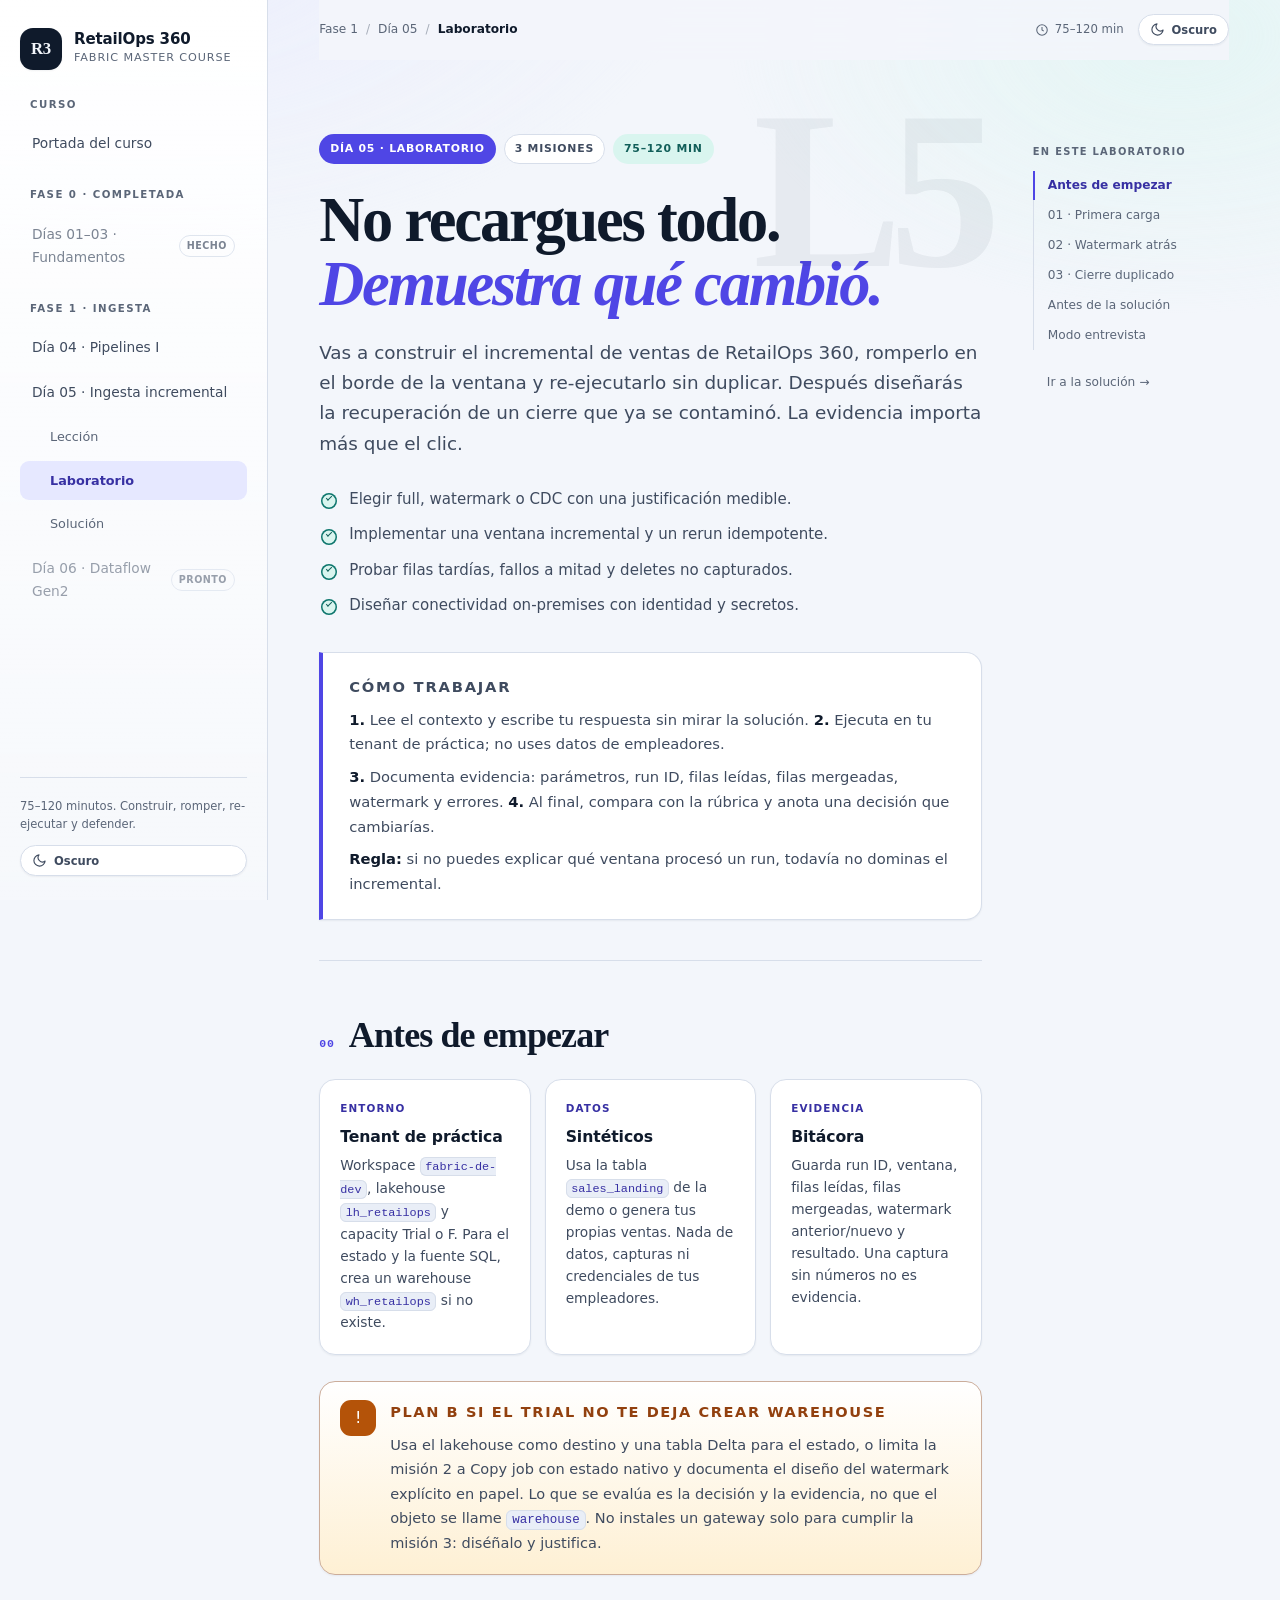
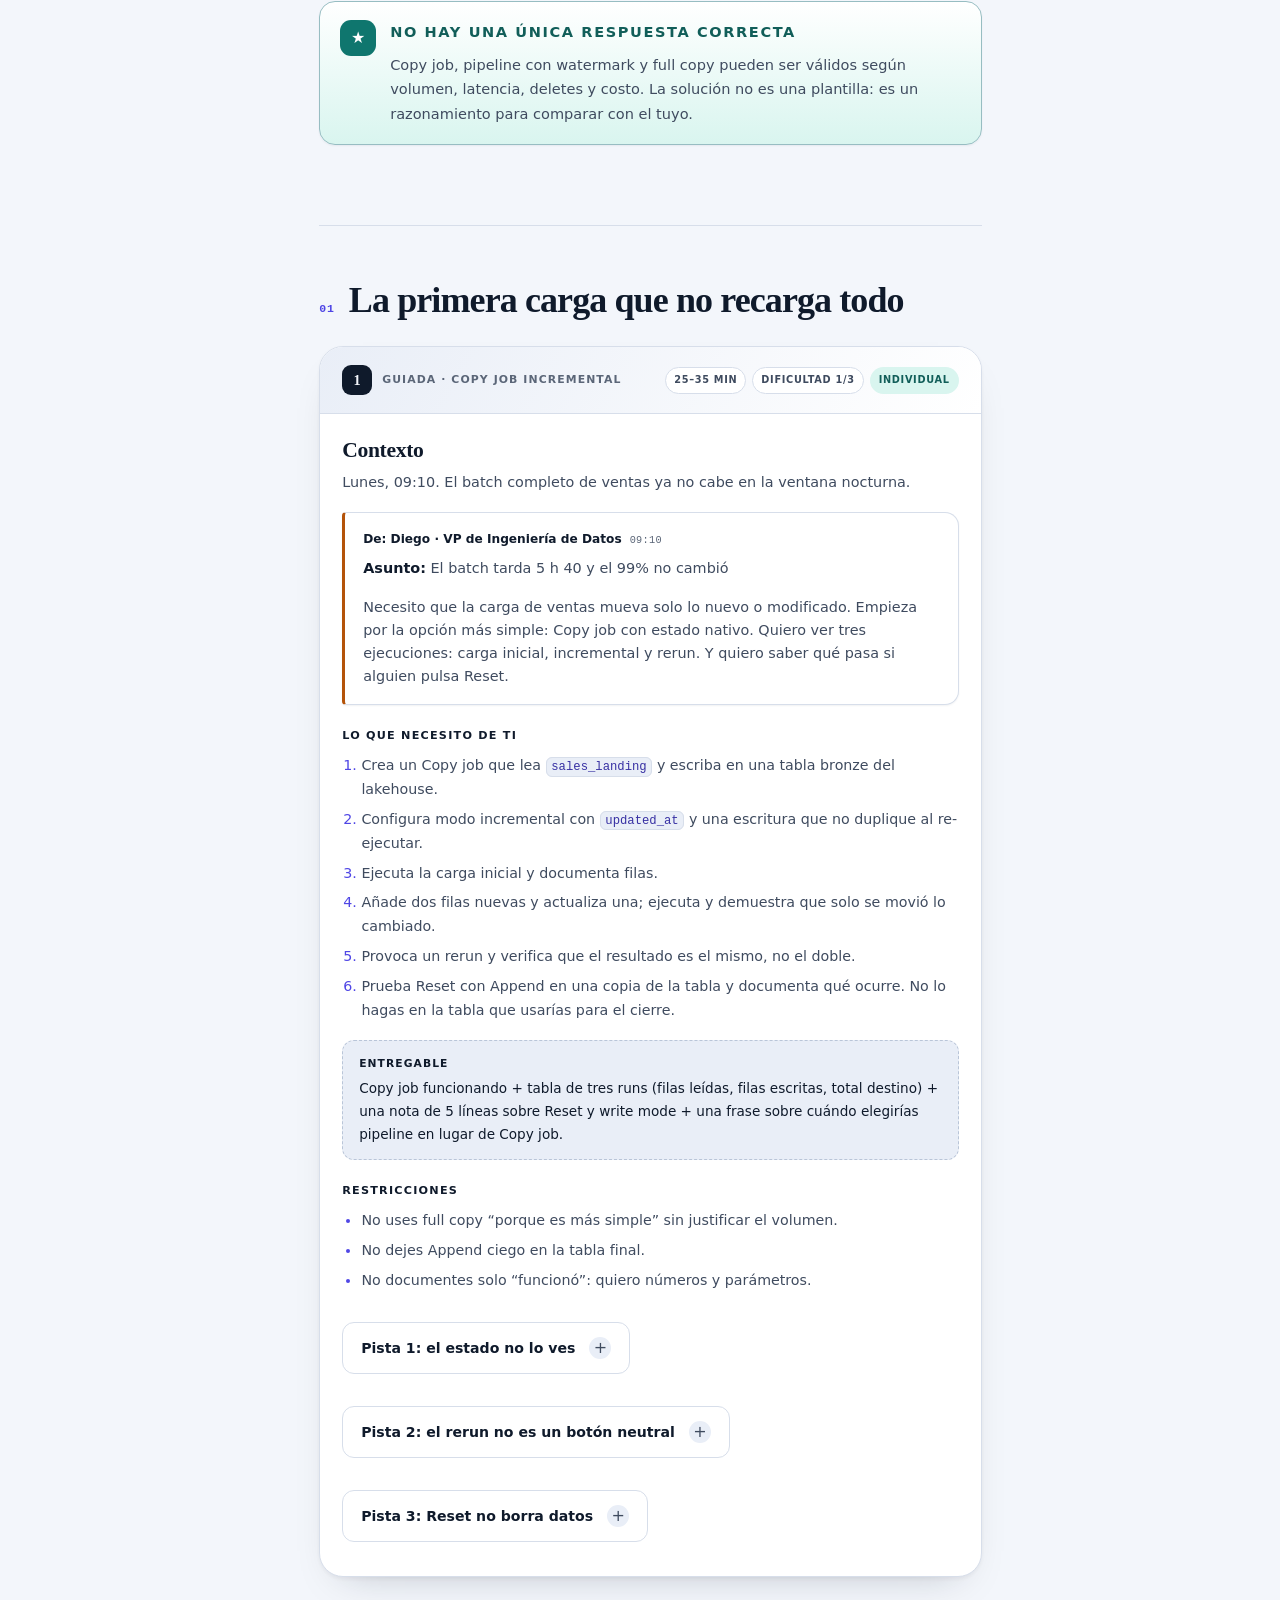
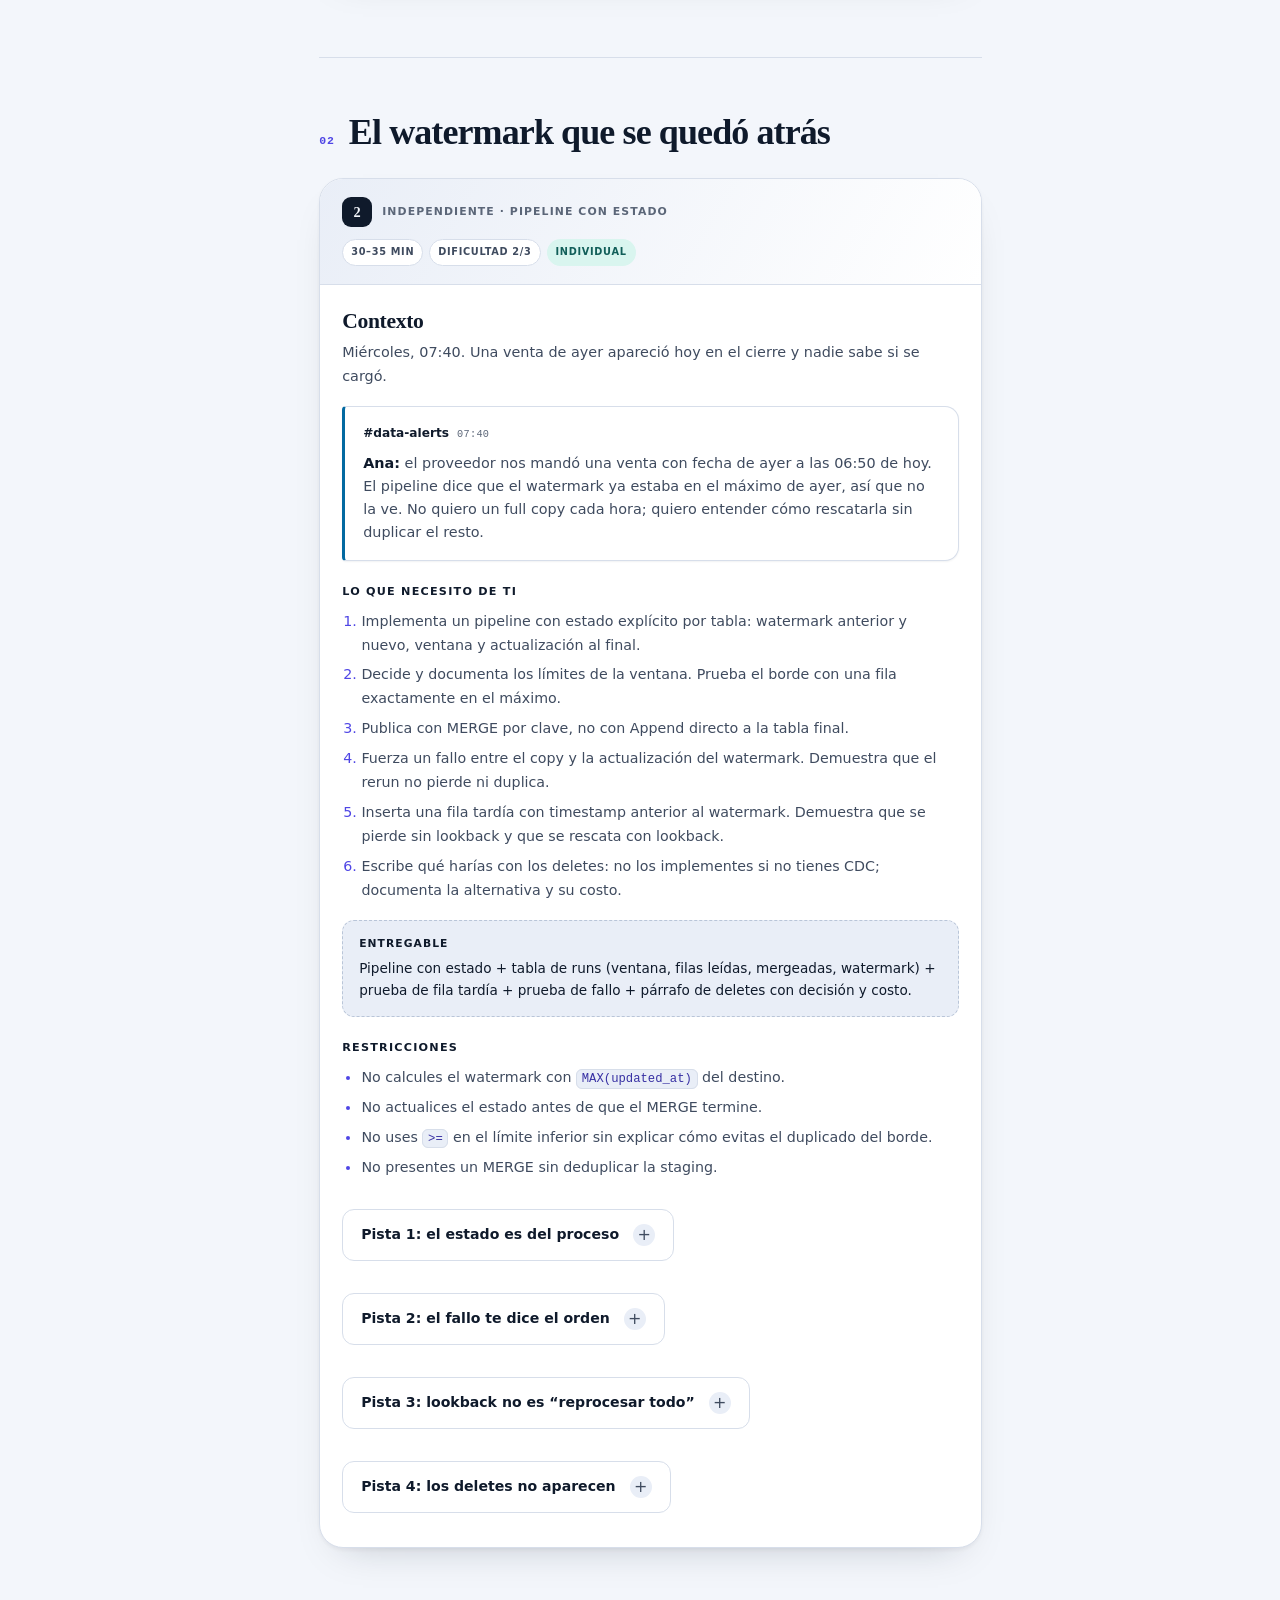
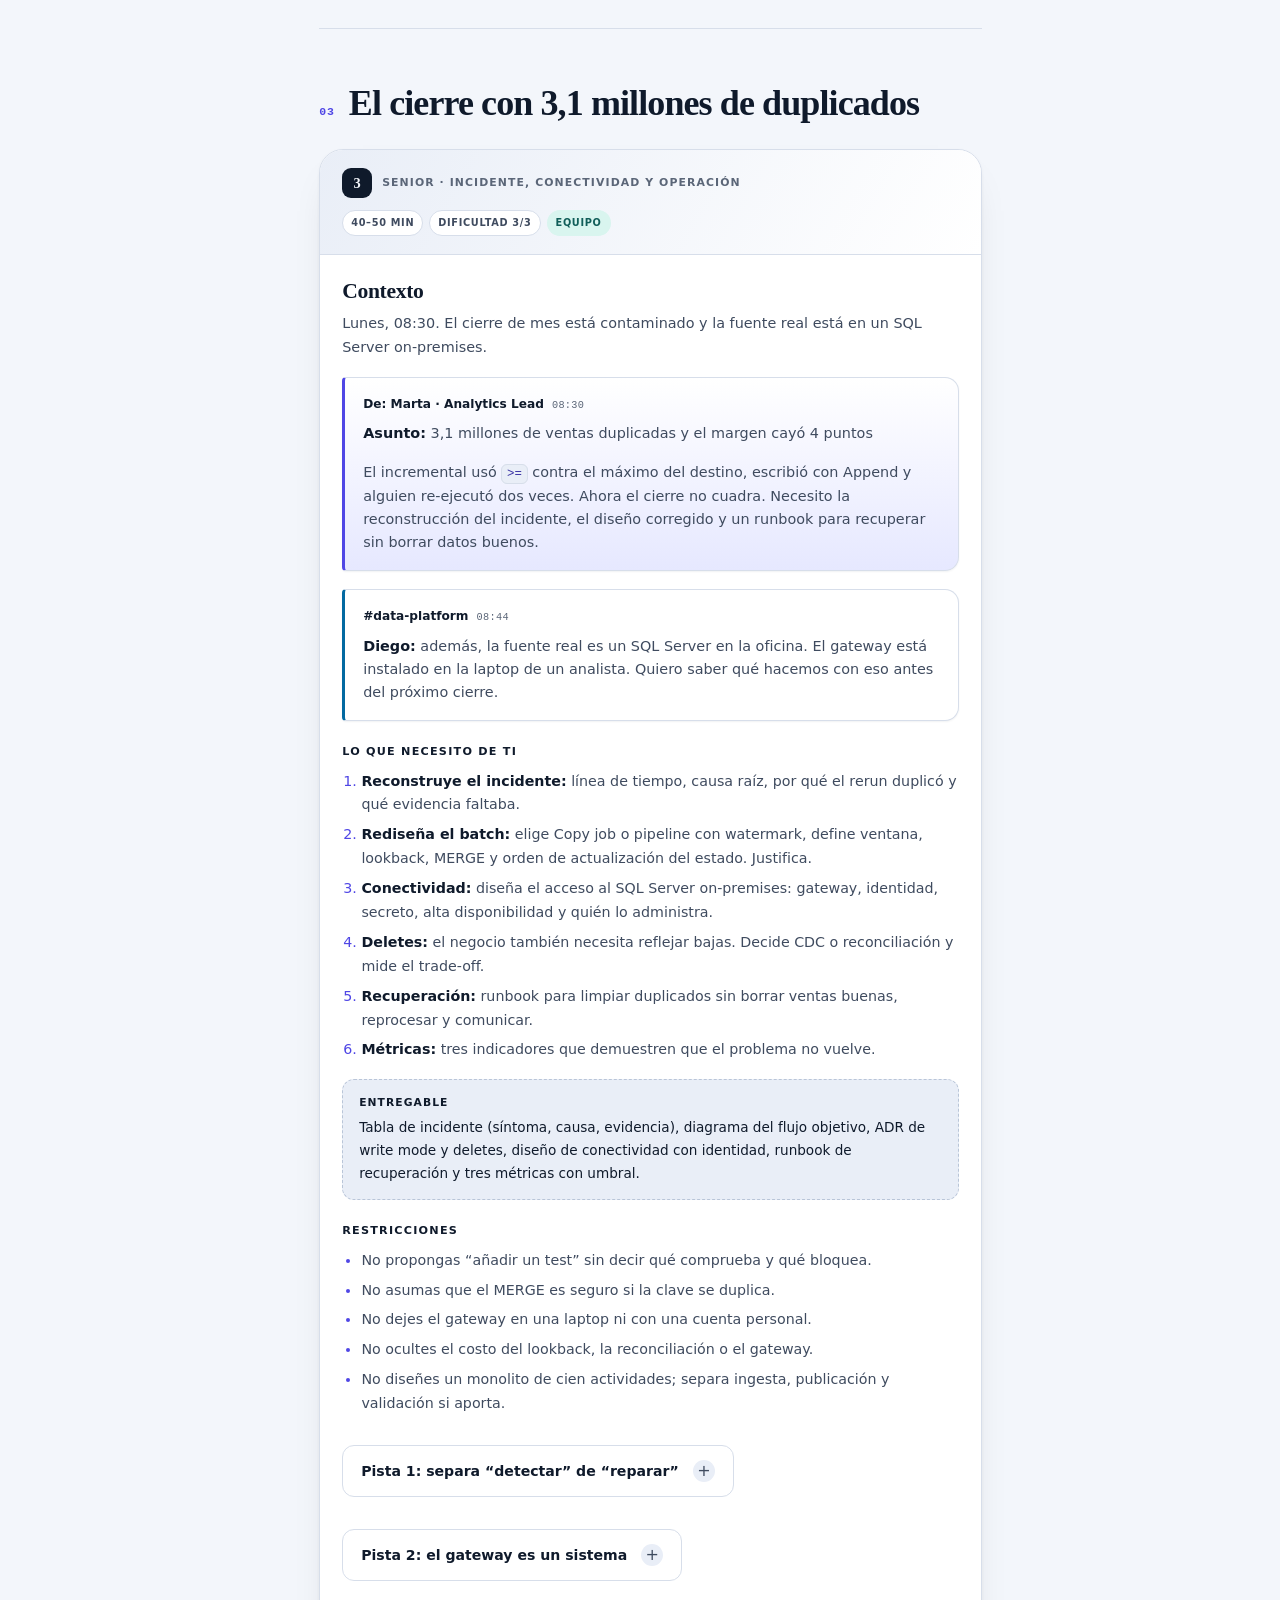
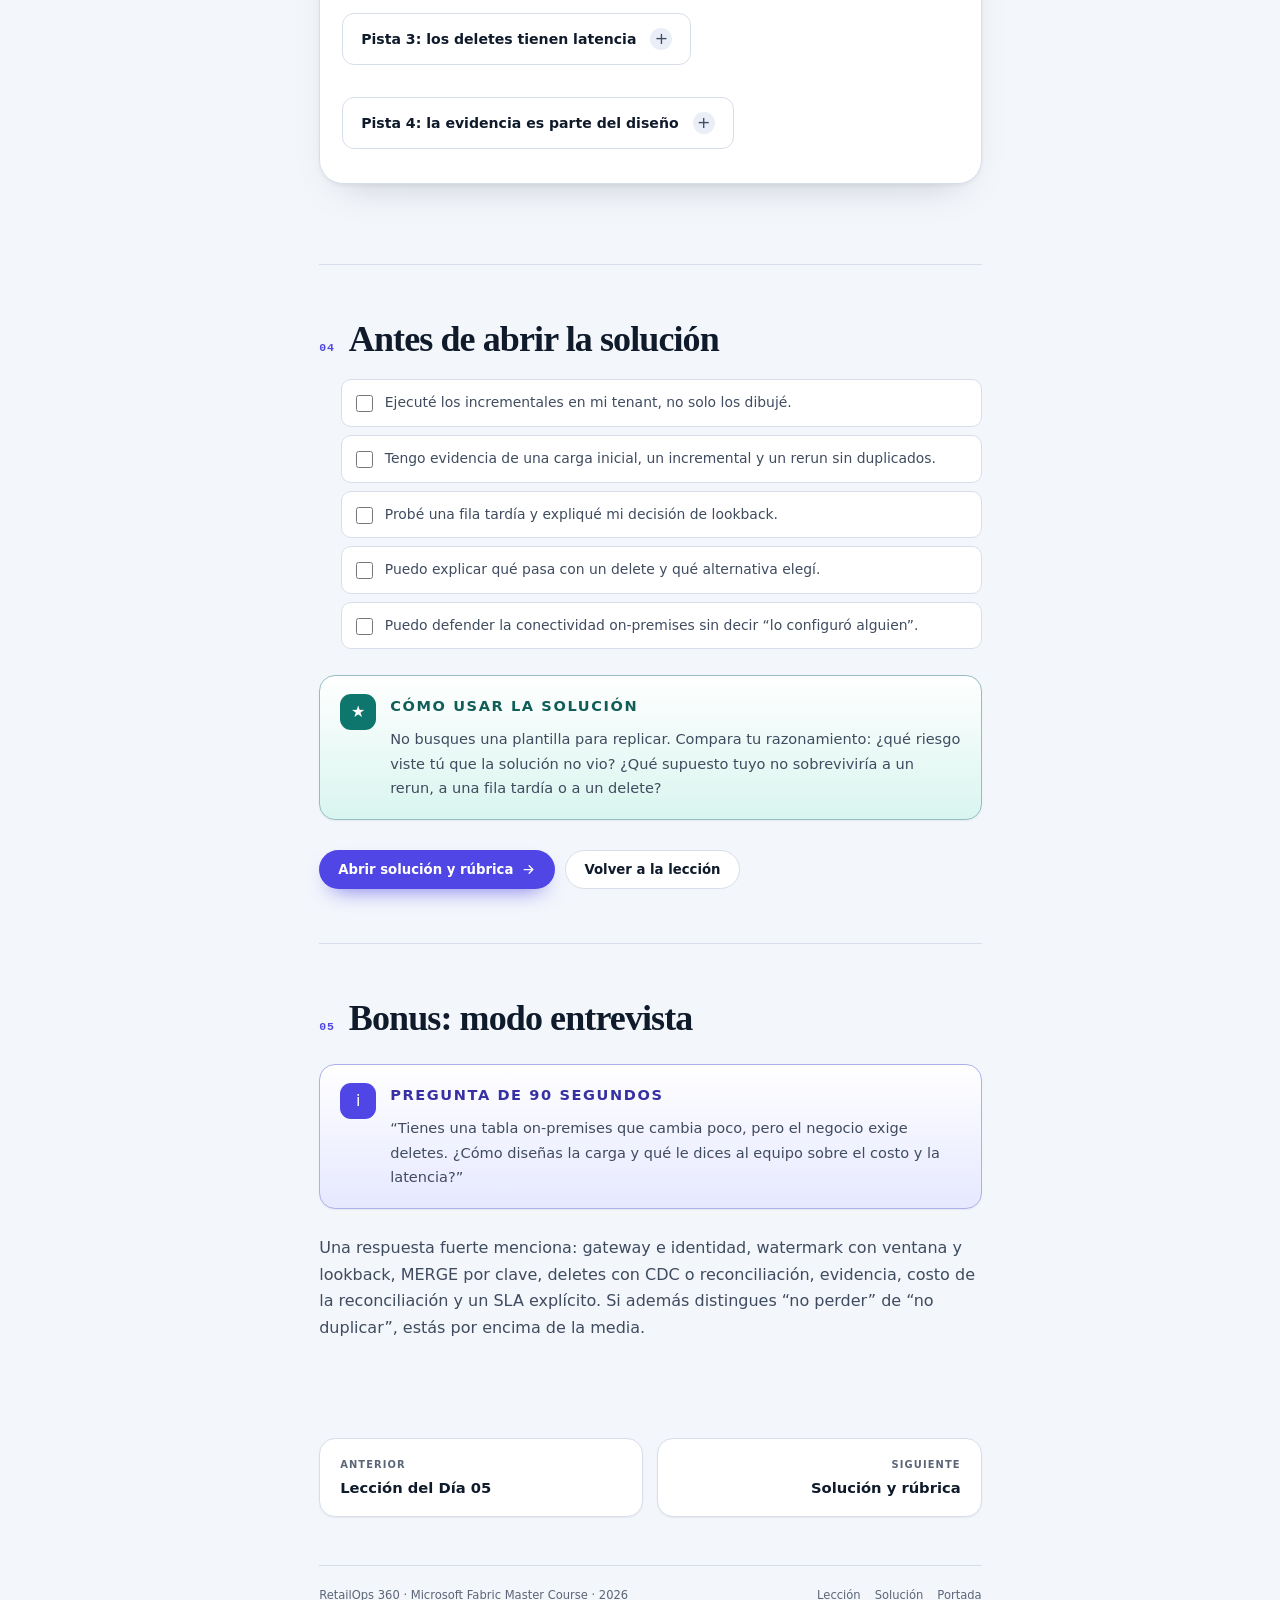
<file: exercises/dia-05-ejercicios.html>
<!DOCTYPE html>
<html lang="es">
<head>
  <meta charset="utf-8">
  <meta name="viewport" content="width=device-width, initial-scale=1">
  <title>Día 05 · Laboratorio · Ingesta incremental · RetailOps 360</title>
  <meta name="description" content="Tres laboratorios del Día 5: Copy job incremental, pipeline con watermark explícito e incidente de duplicados con conectividad on-premises.">
  <link rel="stylesheet" href="../assets/course.css">
  <script>
    try {
      var t = localStorage.getItem("fabric-theme");
      if (t) document.documentElement.dataset.theme = t;
      else if (matchMedia("(prefers-color-scheme: dark)").matches) {
        document.documentElement.dataset.theme = "dark";
      }
    } catch (e) {}
  </script>
</head>
<body>
  <a class="skip-link" href="#contenido">Saltar al contenido</a>
  <div class="reading-progress" id="readingProgress" aria-hidden="true"></div>

  <div class="shell">
    <aside class="sidebar">
      <a class="brand" href="../index.html">
        <span class="brand-mark">R3</span>
        <span>
          <strong>RetailOps 360</strong>
          <small>Fabric Master Course</small>
        </span>
      </a>

      <nav class="side-nav" aria-label="Navegación del curso">
        <p class="nav-label">Curso</p>
        <a class="side-link" href="../index.html">Portada del curso</a>

        <p class="nav-label">Fase 0 · Completada</p>
        <span class="side-link is-complete">Días 01–03 · Fundamentos</span>

        <p class="nav-label">Fase 1 · Ingesta</p>
        <a class="side-link" href="../lessons/dia-04-data-factory-pipelines-i.html">Día 04 · Pipelines I</a>
        <a class="side-link" href="../lessons/dia-05-ingesta-incremental.html">Día 05 · Ingesta incremental</a>
        <a class="side-link side-link--sub" href="../lessons/dia-05-ingesta-incremental.html">Lección</a>
        <a class="side-link side-link--sub is-active" href="dia-05-ejercicios.html" aria-current="page">Laboratorio</a>
        <a class="side-link side-link--sub" href="../solutions/dia-05-solucion.html">Solución</a>
        <a class="side-link is-locked" href="#" aria-disabled="true" tabindex="-1">Día 06 · Dataflow Gen2</a>
      </nav>

      <div class="sidebar-footer">
        <p class="sidebar-note">75–120 minutos. Construir, romper, re-ejecutar y defender.</p>
        <button class="theme-toggle" type="button" aria-label="Cambiar tema" aria-pressed="false">
          <svg class="icon-sun" viewBox="0 0 24 24" aria-hidden="true"><circle cx="12" cy="12" r="4"/><path d="M12 2v2M12 20v2M4.9 4.9l1.4 1.4M17.7 17.7l1.4 1.4M2 12h2M20 12h2M4.9 19.1l1.4-1.4M17.7 6.3l1.4-1.4"/></svg>
          <svg class="icon-moon" viewBox="0 0 24 24" aria-hidden="true"><path d="M21 12.8A9 9 0 1 1 11.2 3a7 7 0 0 0 9.8 9.8Z"/></svg>
          <span class="theme-toggle__label">Oscuro</span>
        </button>
      </div>
    </aside>

    <main class="main" id="contenido">
      <div class="topbar">
        <div class="crumbs">
          <span>Fase 1</span><span aria-hidden="true">/</span><span>Día 05</span><span aria-hidden="true">/</span><strong>Laboratorio</strong>
        </div>
        <div class="topbar-meta">
          <span class="read-time">
            <svg viewBox="0 0 24 24" aria-hidden="true"><circle cx="12" cy="12" r="9"/><path d="M12 7v5l3 2"/></svg>
            75–120 min
          </span>
          <button class="theme-toggle" type="button" aria-label="Cambiar tema" aria-pressed="false">
            <svg class="icon-sun" viewBox="0 0 24 24" aria-hidden="true"><circle cx="12" cy="12" r="4"/><path d="M12 2v2M12 20v2M4.9 4.9l1.4 1.4M17.7 17.7l1.4 1.4M2 12h2M20 12h2M4.9 19.1l1.4-1.4M17.7 6.3l1.4-1.4"/></svg>
            <svg class="icon-moon" viewBox="0 0 24 24" aria-hidden="true"><path d="M21 12.8A9 9 0 1 1 11.2 3a7 7 0 0 0 9.8 9.8Z"/></svg>
            <span class="theme-toggle__label">Oscuro</span>
          </button>
        </div>
      </div>

      <div class="page-grid">
        <article class="article">
          <header class="hero">
            <div class="hero-ornament" aria-hidden="true">L5</div>
            <ul class="eyebrow">
              <li class="chip chip--accent">Día 05 · Laboratorio</li>
              <li class="chip">3 misiones</li>
              <li class="chip chip--soft">75–120 min</li>
            </ul>
            <h1>No recargues todo. <em>Demuestra qué cambió.</em></h1>
            <p class="lede">
              Vas a construir el incremental de ventas de RetailOps 360, romperlo en el
              borde de la ventana y re-ejecutarlo sin duplicar. Después diseñarás la
              recuperación de un cierre que ya se contaminó. La evidencia importa más que
              el clic.
            </p>

            <ul class="goals">
              <li>Elegir full, watermark o CDC con una justificación medible.</li>
              <li>Implementar una ventana incremental y un rerun idempotente.</li>
              <li>Probar filas tardías, fallos a mitad y deletes no capturados.</li>
              <li>Diseñar conectividad on-premises con identidad y secretos.</li>
            </ul>

            <div class="tldr">
              <p class="tldr__label">Cómo trabajar</p>
              <p><strong>1.</strong> Lee el contexto y escribe tu respuesta sin mirar la solución. <strong>2.</strong> Ejecuta en tu tenant de práctica; no uses datos de empleadores.</p>
              <p><strong>3.</strong> Documenta evidencia: parámetros, run ID, filas leídas, filas mergeadas, watermark y errores. <strong>4.</strong> Al final, compara con la rúbrica y anota una decisión que cambiarías.</p>
              <p><strong>Regla:</strong> si no puedes explicar qué ventana procesó un run, todavía no dominas el incremental.</p>
            </div>
          </header>

          <section class="section" id="antes">
            <div class="section-head">
              <span class="section-index">00</span>
              <h2>Antes de empezar</h2>
            </div>
            <div class="grid grid--3">
              <div class="card">
                <span class="card__kicker">Entorno</span>
                <h3>Tenant de práctica</h3>
                <p>Workspace <code>fabric-de-dev</code>, lakehouse <code>lh_retailops</code> y capacity Trial o F. Para el estado y la fuente SQL, crea un warehouse <code>wh_retailops</code> si no existe.</p>
              </div>
              <div class="card">
                <span class="card__kicker">Datos</span>
                <h3>Sintéticos</h3>
                <p>Usa la tabla <code>sales_landing</code> de la demo o genera tus propias ventas. Nada de datos, capturas ni credenciales de tus empleadores.</p>
              </div>
              <div class="card">
                <span class="card__kicker">Evidencia</span>
                <h3>Bitácora</h3>
                <p>Guarda run ID, ventana, filas leídas, filas mergeadas, watermark anterior/nuevo y resultado. Una captura sin números no es evidencia.</p>
              </div>
            </div>

            <div class="callout callout--warn">
              <div class="callout__icon" aria-hidden="true">!</div>
              <div>
                <p class="callout__title">Plan B si el trial no te deja crear warehouse</p>
                <p>
                  Usa el lakehouse como destino y una tabla Delta para el estado, o limita
                  la misión 2 a Copy job con estado nativo y documenta el diseño del
                  watermark explícito en papel. Lo que se evalúa es la decisión y la
                  evidencia, no que el objeto se llame <code>warehouse</code>. No instales
                  un gateway solo para cumplir la misión 3: diséñalo y justifica.
                </p>
              </div>
            </div>

            <div class="callout callout--staff">
              <div class="callout__icon" aria-hidden="true">★</div>
              <div>
                <p class="callout__title">No hay una única respuesta correcta</p>
                <p>
                  Copy job, pipeline con watermark y full copy pueden ser válidos según
                  volumen, latencia, deletes y costo. La solución no es una plantilla: es
                  un razonamiento para comparar con el tuyo.
                </p>
              </div>
            </div>
          </section>

          <section class="section" id="mision-1">
            <div class="section-head">
              <span class="section-index">01</span>
              <h2>La primera carga que no recarga todo</h2>
            </div>

            <div class="mission">
              <div class="mission__head">
                <span class="mission__id"><span class="mission__num">1</span> Guiada · Copy job incremental</span>
                <div class="mission__meta">
                  <span class="chip">25–35 min</span>
                  <span class="chip">Dificultad 1/3</span>
                  <span class="chip chip--soft">Individual</span>
                </div>
              </div>
              <div class="mission__body">
                <h3>Contexto</h3>
                <p class="mission__sub">Lunes, 09:10. El batch completo de ventas ya no cabe en la ventana nocturna.</p>

                <div class="message message--email">
                  <div class="message__meta">
                    <strong>De: Diego · VP de Ingeniería de Datos</strong>
                    <span class="message__time">09:10</span>
                  </div>
                  <p class="message__body"><strong>Asunto:</strong> El batch tarda 5 h 40 y el 99% no cambió</p>
                  <p class="message__body">Necesito que la carga de ventas mueva solo lo nuevo o modificado. Empieza por la opción más simple: Copy job con estado nativo. Quiero ver tres ejecuciones: carga inicial, incremental y rerun. Y quiero saber qué pasa si alguien pulsa Reset.</p>
                </div>

                <h4>Lo que necesito de ti</h4>
                <ol>
                  <li>Crea un Copy job que lea <code>sales_landing</code> y escriba en una tabla bronze del lakehouse.</li>
                  <li>Configura modo incremental con <code>updated_at</code> y una escritura que no duplique al re-ejecutar.</li>
                  <li>Ejecuta la carga inicial y documenta filas.</li>
                  <li>Añade dos filas nuevas y actualiza una; ejecuta y demuestra que solo se movió lo cambiado.</li>
                  <li>Provoca un rerun y verifica que el resultado es el mismo, no el doble.</li>
                  <li>Prueba Reset con Append en una copia de la tabla y documenta qué ocurre. No lo hagas en la tabla que usarías para el cierre.</li>
                </ol>

                <div class="deliverable">
                  <strong>Entregable</strong>
                  Copy job funcionando + tabla de tres runs (filas leídas, filas escritas, total destino) + una nota de 5 líneas sobre Reset y write mode + una frase sobre cuándo elegirías pipeline en lugar de Copy job.
                </div>

                <h4>Restricciones</h4>
                <ul>
                  <li>No uses full copy “porque es más simple” sin justificar el volumen.</li>
                  <li>No dejes Append ciego en la tabla final.</li>
                  <li>No documentes solo “funcionó”: quiero números y parámetros.</li>
                </ul>

                <div class="hint-row">
                  <details class="reveal">
                    <summary>Pista 1: el estado no lo ves</summary>
                    <div class="reveal__body">Copy job guarda el estado de la última ejecución correcta. No necesitas una tabla de watermark, pero sí entender qué columna usa para comparar y qué pasa si la cambias.</div>
                  </details>
                  <details class="reveal">
                    <summary>Pista 2: el rerun no es un botón neutral</summary>
                    <div class="reveal__body">Si el destino es Append y vuelves a leer la misma ventana, el resultado es el esperado por el diseño: más filas. El write mode es parte de la idempotencia, no un detalle de la última pantalla.</div>
                  </details>
                  <details class="reveal">
                    <summary>Pista 3: Reset no borra datos</summary>
                    <div class="reveal__body">Reset limpia el estado incremental. El destino sigue ahí. Antes de pulsarlo, pregúntate qué va a releer el job y qué write mode tiene.</div>
                  </details>
                </div>
              </div>
            </div>
          </section>

          <section class="section" id="mision-2">
            <div class="section-head">
              <span class="section-index">02</span>
              <h2>El watermark que se quedó atrás</h2>
            </div>

            <div class="mission">
              <div class="mission__head">
                <span class="mission__id"><span class="mission__num">2</span> Independiente · pipeline con estado</span>
                <div class="mission__meta">
                  <span class="chip">30–35 min</span>
                  <span class="chip">Dificultad 2/3</span>
                  <span class="chip chip--soft">Individual</span>
                </div>
              </div>
              <div class="mission__body">
                <h3>Contexto</h3>
                <p class="mission__sub">Miércoles, 07:40. Una venta de ayer apareció hoy en el cierre y nadie sabe si se cargó.</p>

                <div class="message">
                  <div class="message__meta">
                    <strong>#data-alerts</strong>
                    <span class="message__time">07:40</span>
                  </div>
                  <p class="message__body"><strong>Ana:</strong> el proveedor nos mandó una venta con fecha de ayer a las 06:50 de hoy. El pipeline dice que el watermark ya estaba en el máximo de ayer, así que no la ve. No quiero un full copy cada hora; quiero entender cómo rescatarla sin duplicar el resto.</p>
                </div>

                <h4>Lo que necesito de ti</h4>
                <ol>
                  <li>Implementa un pipeline con estado explícito por tabla: watermark anterior y nuevo, ventana y actualización al final.</li>
                  <li>Decide y documenta los límites de la ventana. Prueba el borde con una fila exactamente en el máximo.</li>
                  <li>Publica con MERGE por clave, no con Append directo a la tabla final.</li>
                  <li>Fuerza un fallo entre el copy y la actualización del watermark. Demuestra que el rerun no pierde ni duplica.</li>
                  <li>Inserta una fila tardía con timestamp anterior al watermark. Demuestra que se pierde sin lookback y que se rescata con lookback.</li>
                  <li>Escribe qué harías con los deletes: no los implementes si no tienes CDC; documenta la alternativa y su costo.</li>
                </ol>

                <div class="deliverable">
                  <strong>Entregable</strong>
                  Pipeline con estado + tabla de runs (ventana, filas leídas, mergeadas, watermark) + prueba de fila tardía + prueba de fallo + párrafo de deletes con decisión y costo.
                </div>

                <h4>Restricciones</h4>
                <ul>
                  <li>No calcules el watermark con <code>MAX(updated_at)</code> del destino.</li>
                  <li>No actualices el estado antes de que el MERGE termine.</li>
                  <li>No uses <code>&gt;=</code> en el límite inferior sin explicar cómo evitas el duplicado del borde.</li>
                  <li>No presentes un MERGE sin deduplicar la staging.</li>
                </ul>

                <div class="hint-row">
                  <details class="reveal">
                    <summary>Pista 1: el estado es del proceso</summary>
                    <div class="reveal__body">El watermark no es “lo último que hay en el destino”. Es “hasta dónde he leído y publicado con éxito”. Si una fila llegó tarde, el destino puede estar más avanzado que el proceso.</div>
                  </details>
                  <details class="reveal">
                    <summary>Pista 2: el fallo te dice el orden</summary>
                    <div class="reveal__body">Falla a propósito después del copy. Si el watermark ya avanzó, perdiste la ventana. Si no avanzó, el rerun reprocesa; el MERGE lo hace seguro.</div>
                  </details>
                  <details class="reveal">
                    <summary>Pista 3: lookback no es “reprocesar todo”</summary>
                    <div class="reveal__body">Una ventana extra de horas o días absorbe tardíos y desfases de reloj. Se paga en filas leídas; elige el tamaño con la tasa real de tardíos, no con miedo.</div>
                  </details>
                  <details class="reveal">
                    <summary>Pista 4: los deletes no aparecen</summary>
                    <div class="reveal__body">Comparar una columna no te dice qué fila ya no existe. Piensa en anti-join por clave o en CDC. La decisión tiene latencia y costo; no la escondas.</div>
                  </details>
                </div>
              </div>
            </div>
          </section>

          <section class="section" id="mision-3">
            <div class="section-head">
              <span class="section-index">03</span>
              <h2>El cierre con 3,1 millones de duplicados</h2>
            </div>

            <div class="mission">
              <div class="mission__head">
                <span class="mission__id"><span class="mission__num">3</span> Senior · incidente, conectividad y operación</span>
                <div class="mission__meta">
                  <span class="chip">40–50 min</span>
                  <span class="chip">Dificultad 3/3</span>
                  <span class="chip chip--soft">Equipo</span>
                </div>
              </div>
              <div class="mission__body">
                <h3>Contexto</h3>
                <p class="mission__sub">Lunes, 08:30. El cierre de mes está contaminado y la fuente real está en un SQL Server on-premises.</p>

                <div class="message message--alert">
                  <div class="message__meta">
                    <strong>De: Marta · Analytics Lead</strong>
                    <span class="message__time">08:30</span>
                  </div>
                  <p class="message__body"><strong>Asunto:</strong> 3,1 millones de ventas duplicadas y el margen cayó 4 puntos</p>
                  <p class="message__body">El incremental usó <code>&gt;=</code> contra el máximo del destino, escribió con Append y alguien re-ejecutó dos veces. Ahora el cierre no cuadra. Necesito la reconstrucción del incidente, el diseño corregido y un runbook para recuperar sin borrar datos buenos.</p>
                </div>
                <div class="message">
                  <div class="message__meta">
                    <strong>#data-platform</strong>
                    <span class="message__time">08:44</span>
                  </div>
                  <p class="message__body"><strong>Diego:</strong> además, la fuente real es un SQL Server en la oficina. El gateway está instalado en la laptop de un analista. Quiero saber qué hacemos con eso antes del próximo cierre.</p>
                </div>

                <h4>Lo que necesito de ti</h4>
                <ol>
                  <li><strong>Reconstruye el incidente:</strong> línea de tiempo, causa raíz, por qué el rerun duplicó y qué evidencia faltaba.</li>
                  <li><strong>Rediseña el batch:</strong> elige Copy job o pipeline con watermark, define ventana, lookback, MERGE y orden de actualización del estado. Justifica.</li>
                  <li><strong>Conectividad:</strong> diseña el acceso al SQL Server on-premises: gateway, identidad, secreto, alta disponibilidad y quién lo administra.</li>
                  <li><strong>Deletes:</strong> el negocio también necesita reflejar bajas. Decide CDC o reconciliación y mide el trade-off.</li>
                  <li><strong>Recuperación:</strong> runbook para limpiar duplicados sin borrar ventas buenas, reprocesar y comunicar.</li>
                  <li><strong>Métricas:</strong> tres indicadores que demuestren que el problema no vuelve.</li>
                </ol>

                <div class="deliverable">
                  <strong>Entregable</strong>
                  Tabla de incidente (síntoma, causa, evidencia), diagrama del flujo objetivo, ADR de write mode y deletes, diseño de conectividad con identidad, runbook de recuperación y tres métricas con umbral.
                </div>

                <h4>Restricciones</h4>
                <ul>
                  <li>No propongas “añadir un test” sin decir qué comprueba y qué bloquea.</li>
                  <li>No asumas que el MERGE es seguro si la clave se duplica.</li>
                  <li>No dejes el gateway en una laptop ni con una cuenta personal.</li>
                  <li>No ocultes el costo del lookback, la reconciliación o el gateway.</li>
                  <li>No diseñes un monolito de cien actividades; separa ingesta, publicación y validación si aporta.</li>
                </ul>

                <div class="hint-row">
                  <details class="reveal">
                    <summary>Pista 1: separa “detectar” de “reparar”</summary>
                    <div class="reveal__body">El incidente tiene tres capas: el filtro duplicó, el write mode permitió duplicar y el rerun manual amplificó. La recuperación necesita identificar el lote contaminado antes de borrar.</div>
                  </details>
                  <details class="reveal">
                    <summary>Pista 2: el gateway es un sistema</summary>
                    <div class="reveal__body">Piensa en máquina dedicada, cuenta de servicio, alta disponibilidad, versión, red de salida y monitoreo. Una laptop que se suspende no es una pieza de producción.</div>
                  </details>
                  <details class="reveal">
                    <summary>Pista 3: los deletes tienen latencia</summary>
                    <div class="reveal__body">CDC captura el delete cuando ocurre; una reconciliación por clave lo detecta en la siguiente pasada. Ninguna es gratis. Elige según el SLA y el volumen.</div>
                  </details>
                  <details class="reveal">
                    <summary>Pista 4: la evidencia es parte del diseño</summary>
                    <div class="reveal__body">Batch_id, ventana, filas leídas, filas mergeadas y watermark anterior/nuevo permiten identificar qué runs contaminaron el cierre. Sin eso, la reparación es arqueología.</div>
                  </details>
                </div>
              </div>
            </div>
          </section>

          <section class="section" id="antes-solucion">
            <div class="section-head">
              <span class="section-index">04</span>
              <h2>Antes de abrir la solución</h2>
            </div>
            <ul class="checklist">
              <li>
                <label>
                  <input type="checkbox" id="ex5-check-1" data-persist>
                  <span>Ejecuté los incrementales en mi tenant, no solo los dibujé.</span>
                </label>
              </li>
              <li>
                <label>
                  <input type="checkbox" id="ex5-check-2" data-persist>
                  <span>Tengo evidencia de una carga inicial, un incremental y un rerun sin duplicados.</span>
                </label>
              </li>
              <li>
                <label>
                  <input type="checkbox" id="ex5-check-3" data-persist>
                  <span>Probé una fila tardía y expliqué mi decisión de lookback.</span>
                </label>
              </li>
              <li>
                <label>
                  <input type="checkbox" id="ex5-check-4" data-persist>
                  <span>Puedo explicar qué pasa con un delete y qué alternativa elegí.</span>
                </label>
              </li>
              <li>
                <label>
                  <input type="checkbox" id="ex5-check-5" data-persist>
                  <span>Puedo defender la conectividad on-premises sin decir “lo configuró alguien”.</span>
                </label>
              </li>
            </ul>

            <div class="callout callout--staff">
              <div class="callout__icon" aria-hidden="true">★</div>
              <div>
                <p class="callout__title">Cómo usar la solución</p>
                <p>
                  No busques una plantilla para replicar. Compara tu razonamiento:
                  ¿qué riesgo viste tú que la solución no vio? ¿Qué supuesto tuyo no
                  sobreviviría a un rerun, a una fila tardía o a un delete?
                </p>
              </div>
            </div>

            <div class="hero-actions">
              <a class="btn btn--primary" href="../solutions/dia-05-solucion.html">
                Abrir solución y rúbrica
                <svg viewBox="0 0 24 24" aria-hidden="true"><path d="M5 12h14M13 6l6 6-6 6"/></svg>
              </a>
              <a class="btn btn--ghost" href="../lessons/dia-05-ingesta-incremental.html">Volver a la lección</a>
            </div>
          </section>

          <section class="section" id="entrevista">
            <div class="section-head">
              <span class="section-index">05</span>
              <h2>Bonus: modo entrevista</h2>
            </div>
            <div class="callout callout--key">
              <div class="callout__icon" aria-hidden="true">i</div>
              <div>
                <p class="callout__title">Pregunta de 90 segundos</p>
                <p>
                  “Tienes una tabla on-premises que cambia poco, pero el negocio exige
                  deletes. ¿Cómo diseñas la carga y qué le dices al equipo sobre el costo y
                  la latencia?”
                </p>
              </div>
            </div>
            <p>
              Una respuesta fuerte menciona: gateway e identidad, watermark con ventana y
              lookback, MERGE por clave, deletes con CDC o reconciliación, evidencia,
              costo de la reconciliación y un SLA explícito. Si además distingues “no
              perder” de “no duplicar”, estás por encima de la media.
            </p>
          </section>

          <nav class="lesson-nav" aria-label="Navegación">
            <a href="../lessons/dia-05-ingesta-incremental.html">
              <span class="lesson-nav__dir">Anterior</span>
              <span class="lesson-nav__title">Lección del Día 05</span>
            </a>
            <a href="../solutions/dia-05-solucion.html">
              <span class="lesson-nav__dir">Siguiente</span>
              <span class="lesson-nav__title">Solución y rúbrica</span>
            </a>
          </nav>

          <footer class="site-footer">
            <span>RetailOps 360 · Microsoft Fabric Master Course · <span data-year>2026</span></span>
            <div class="site-footer__links">
              <a href="../lessons/dia-05-ingesta-incremental.html">Lección</a>
              <a href="../solutions/dia-05-solucion.html">Solución</a>
              <a href="../index.html">Portada</a>
            </div>
          </footer>
        </article>

        <aside class="toc" aria-label="En este laboratorio">
          <p class="toc__label">En este laboratorio</p>
          <ul>
            <li><a href="#antes">Antes de empezar</a></li>
            <li><a href="#mision-1">01 · Primera carga</a></li>
            <li><a href="#mision-2">02 · Watermark atrás</a></li>
            <li><a href="#mision-3">03 · Cierre duplicado</a></li>
            <li><a href="#antes-solucion">Antes de la solución</a></li>
            <li><a href="#entrevista">Modo entrevista</a></li>
          </ul>
          <a class="toc__back" href="../solutions/dia-05-solucion.html">Ir a la solución →</a>
        </aside>
      </div>
    </main>
  </div>

  <script src="../assets/course.js"></script>
</body>
</html>
</file>
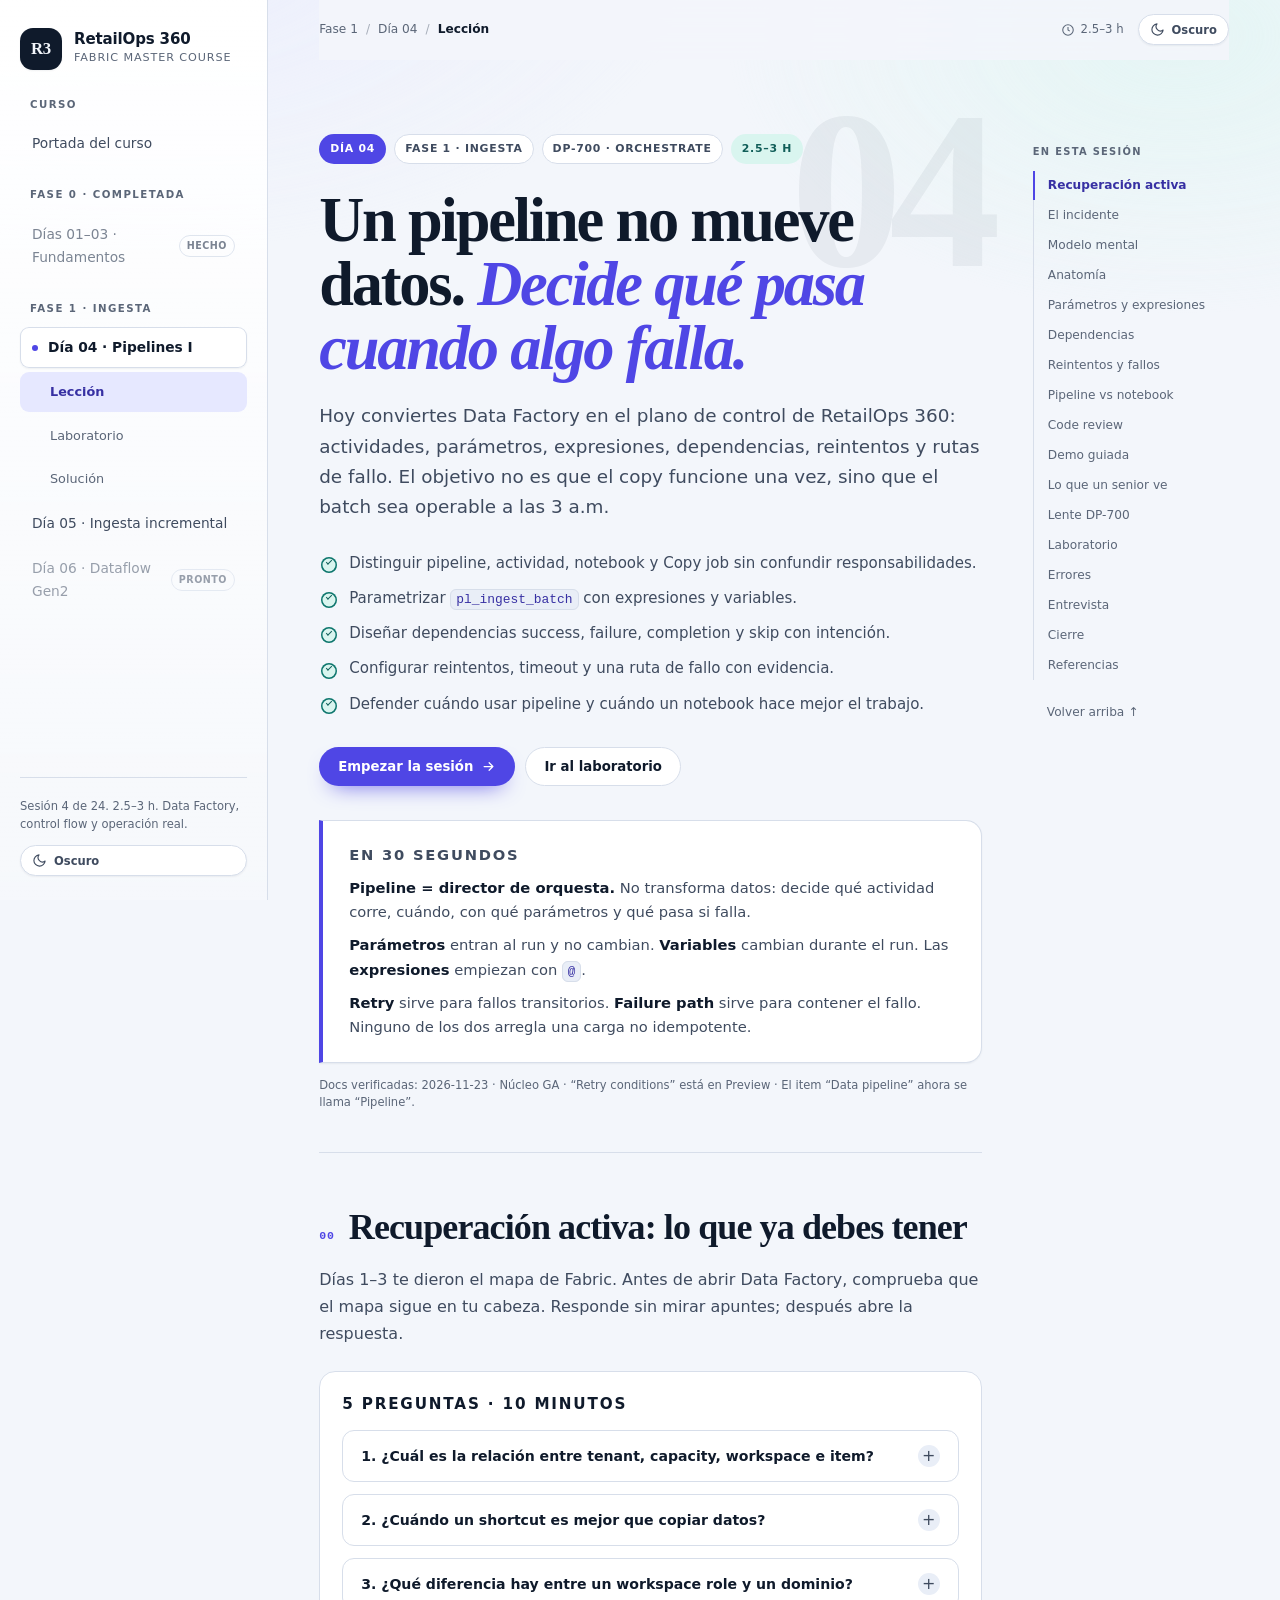
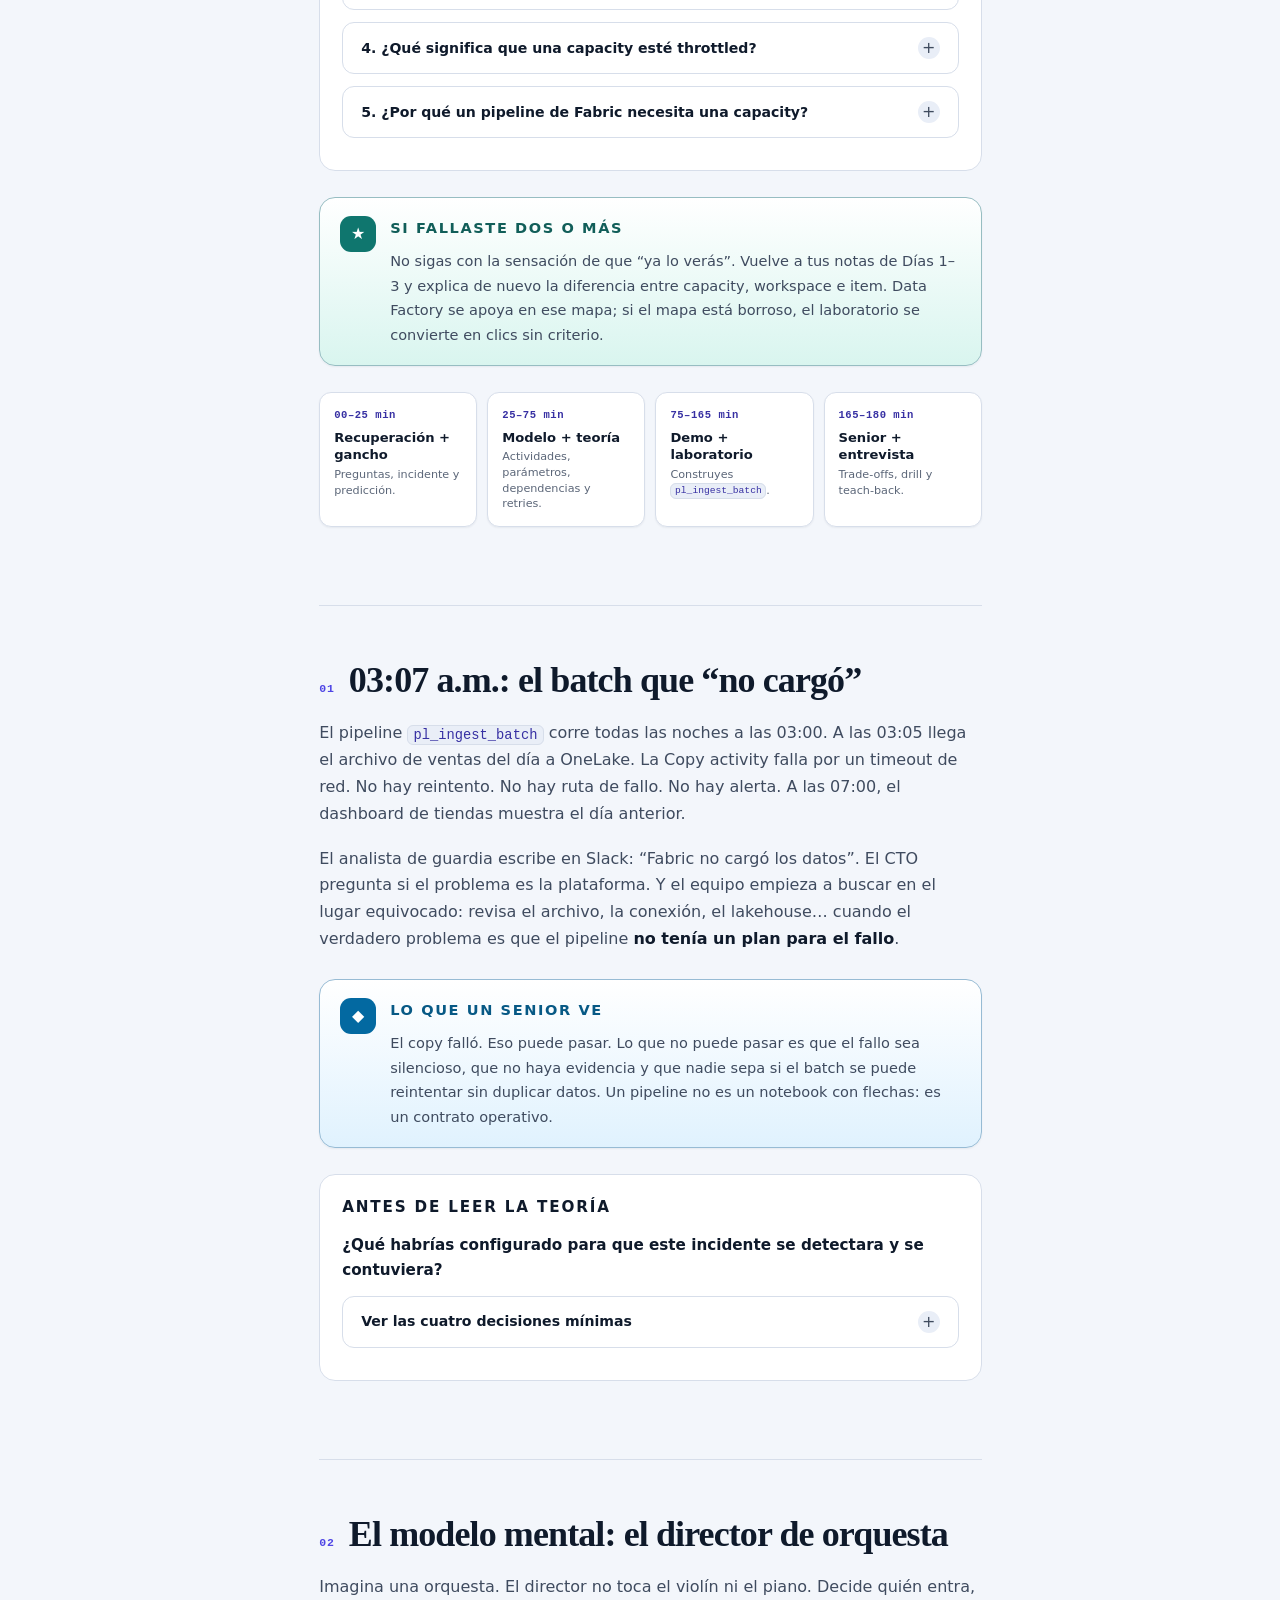
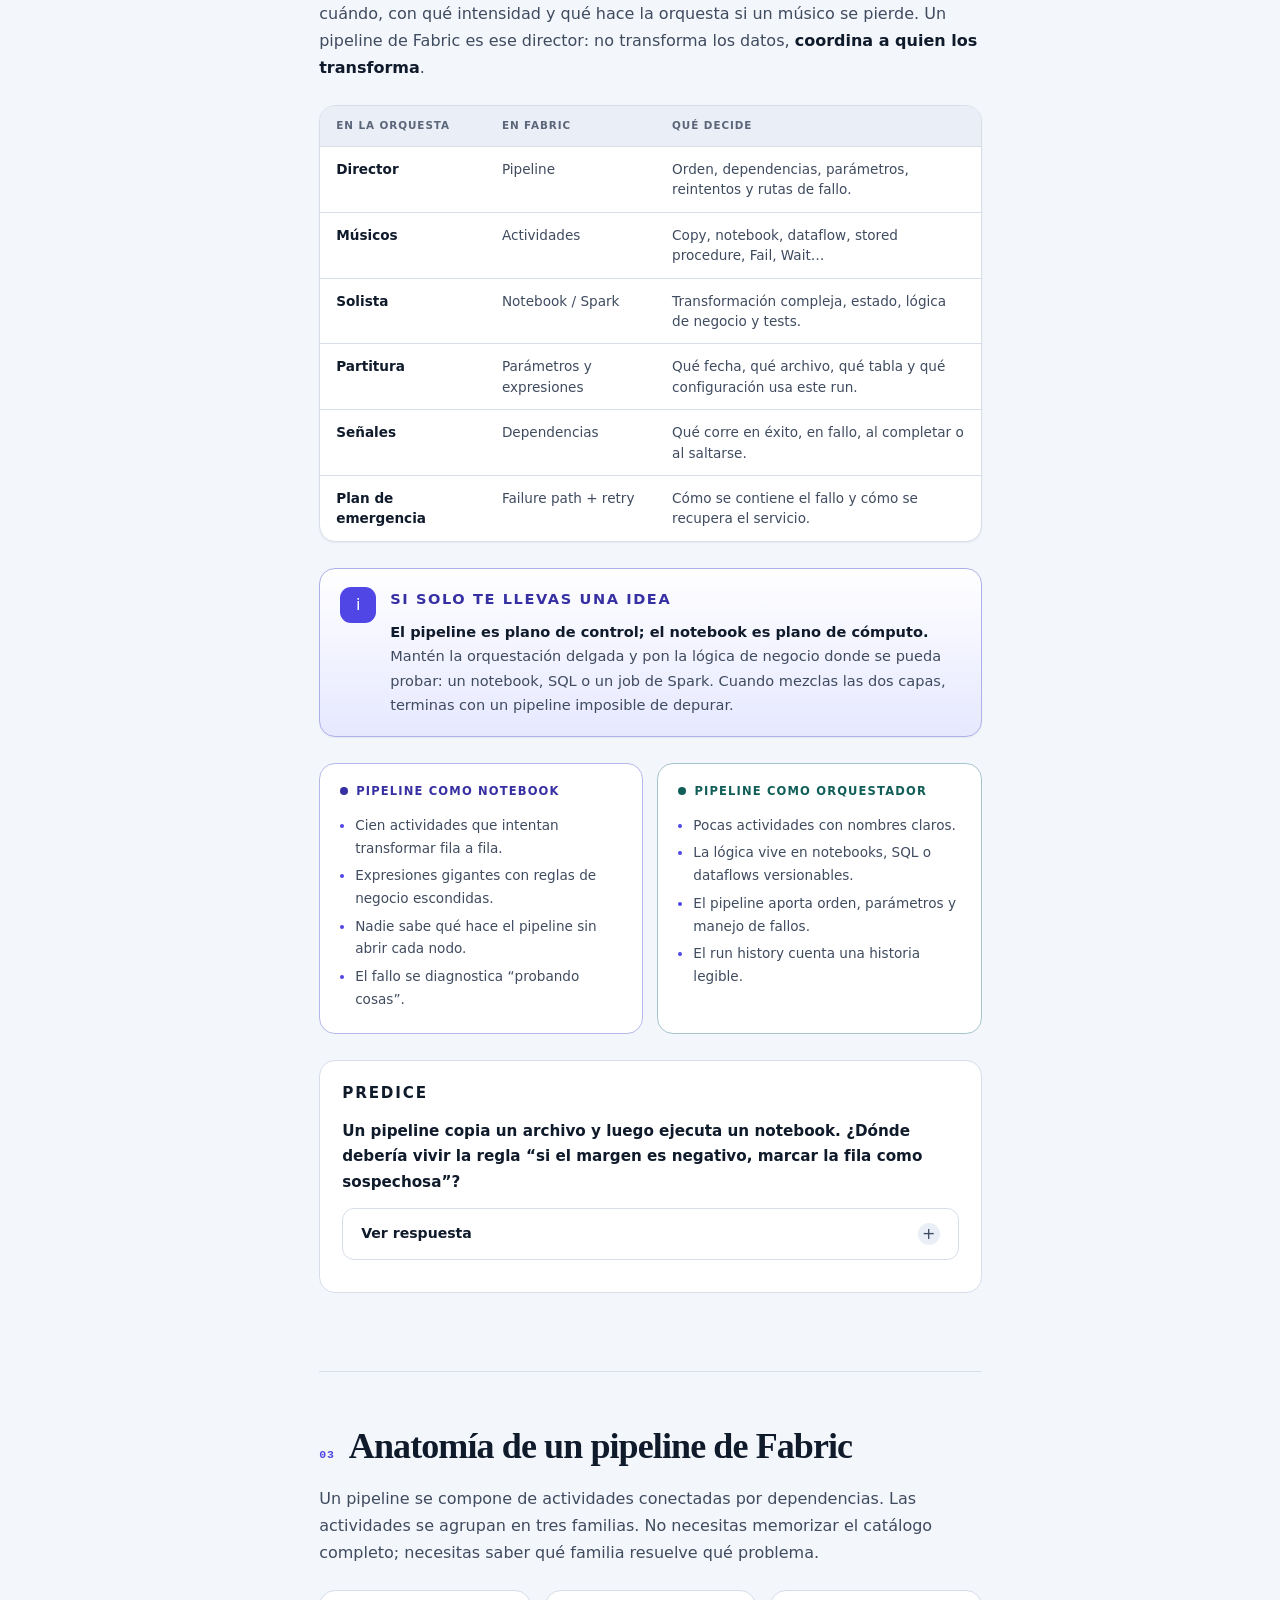
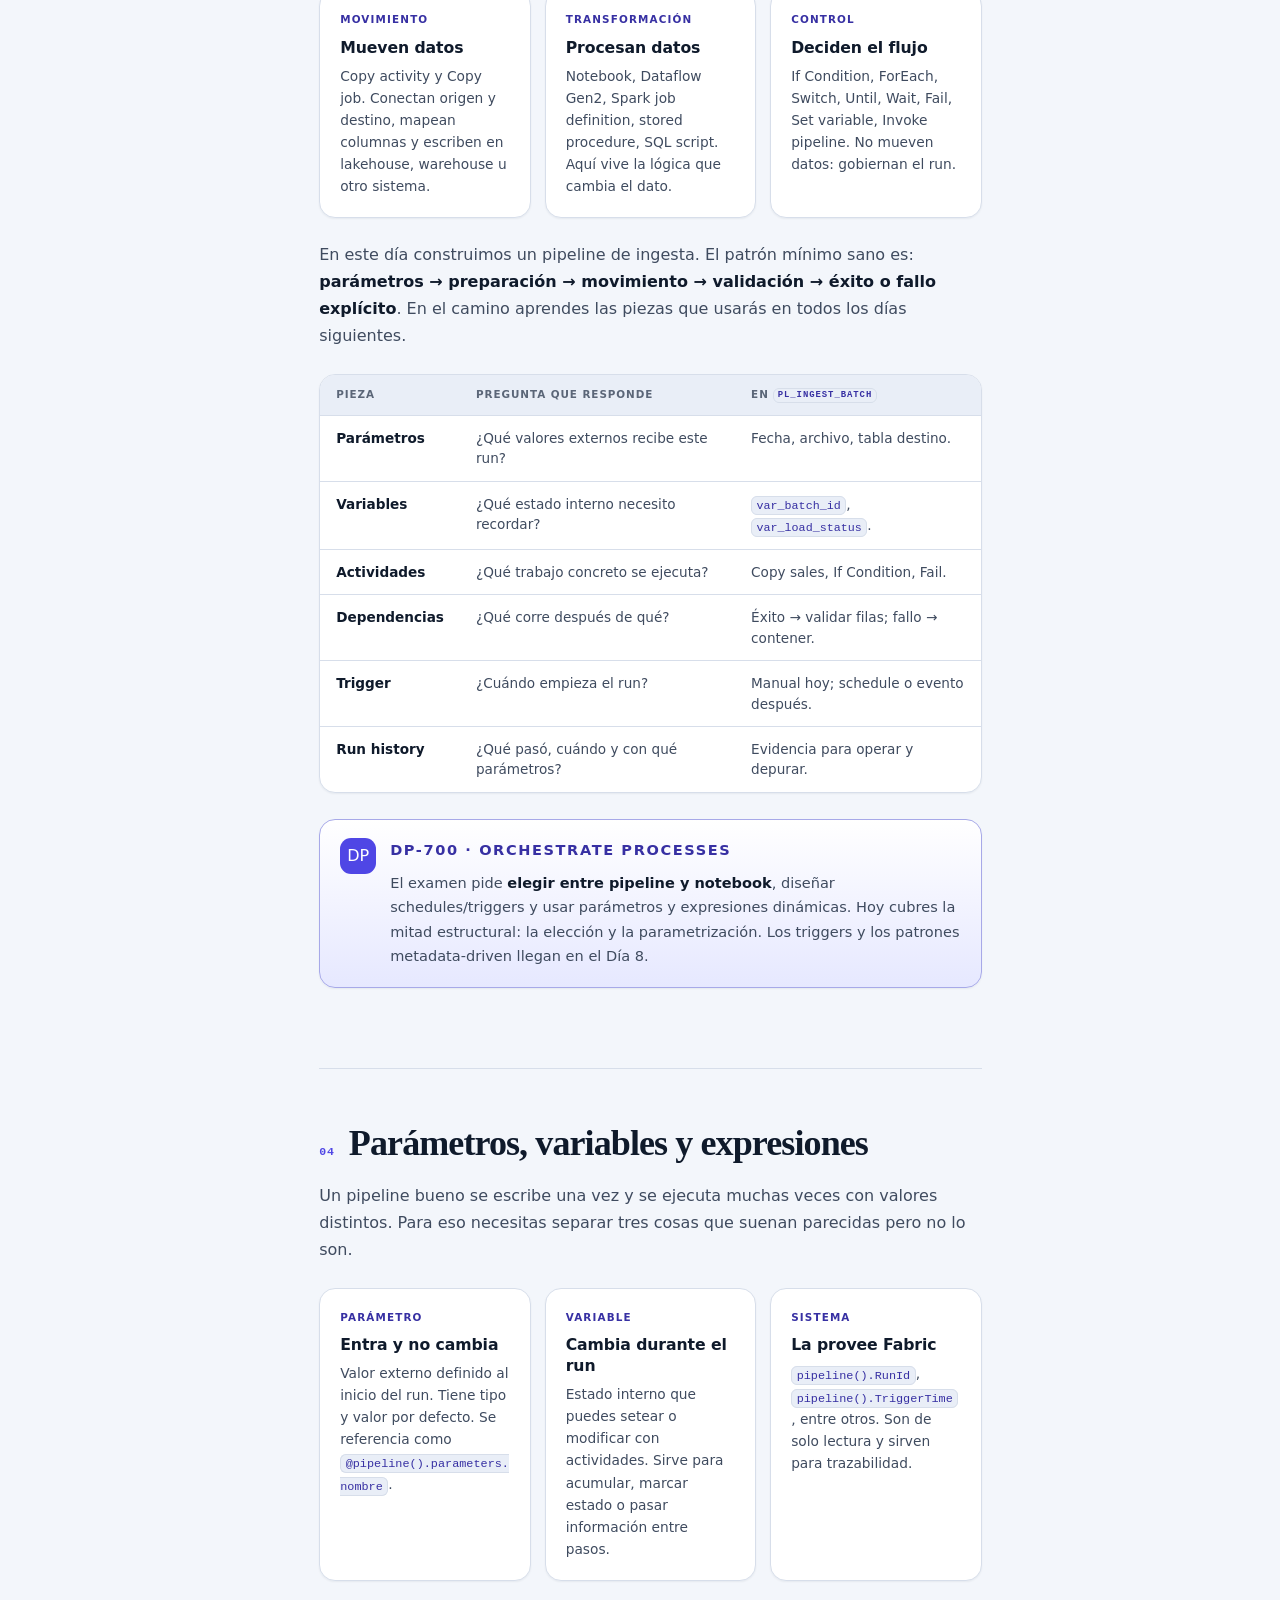
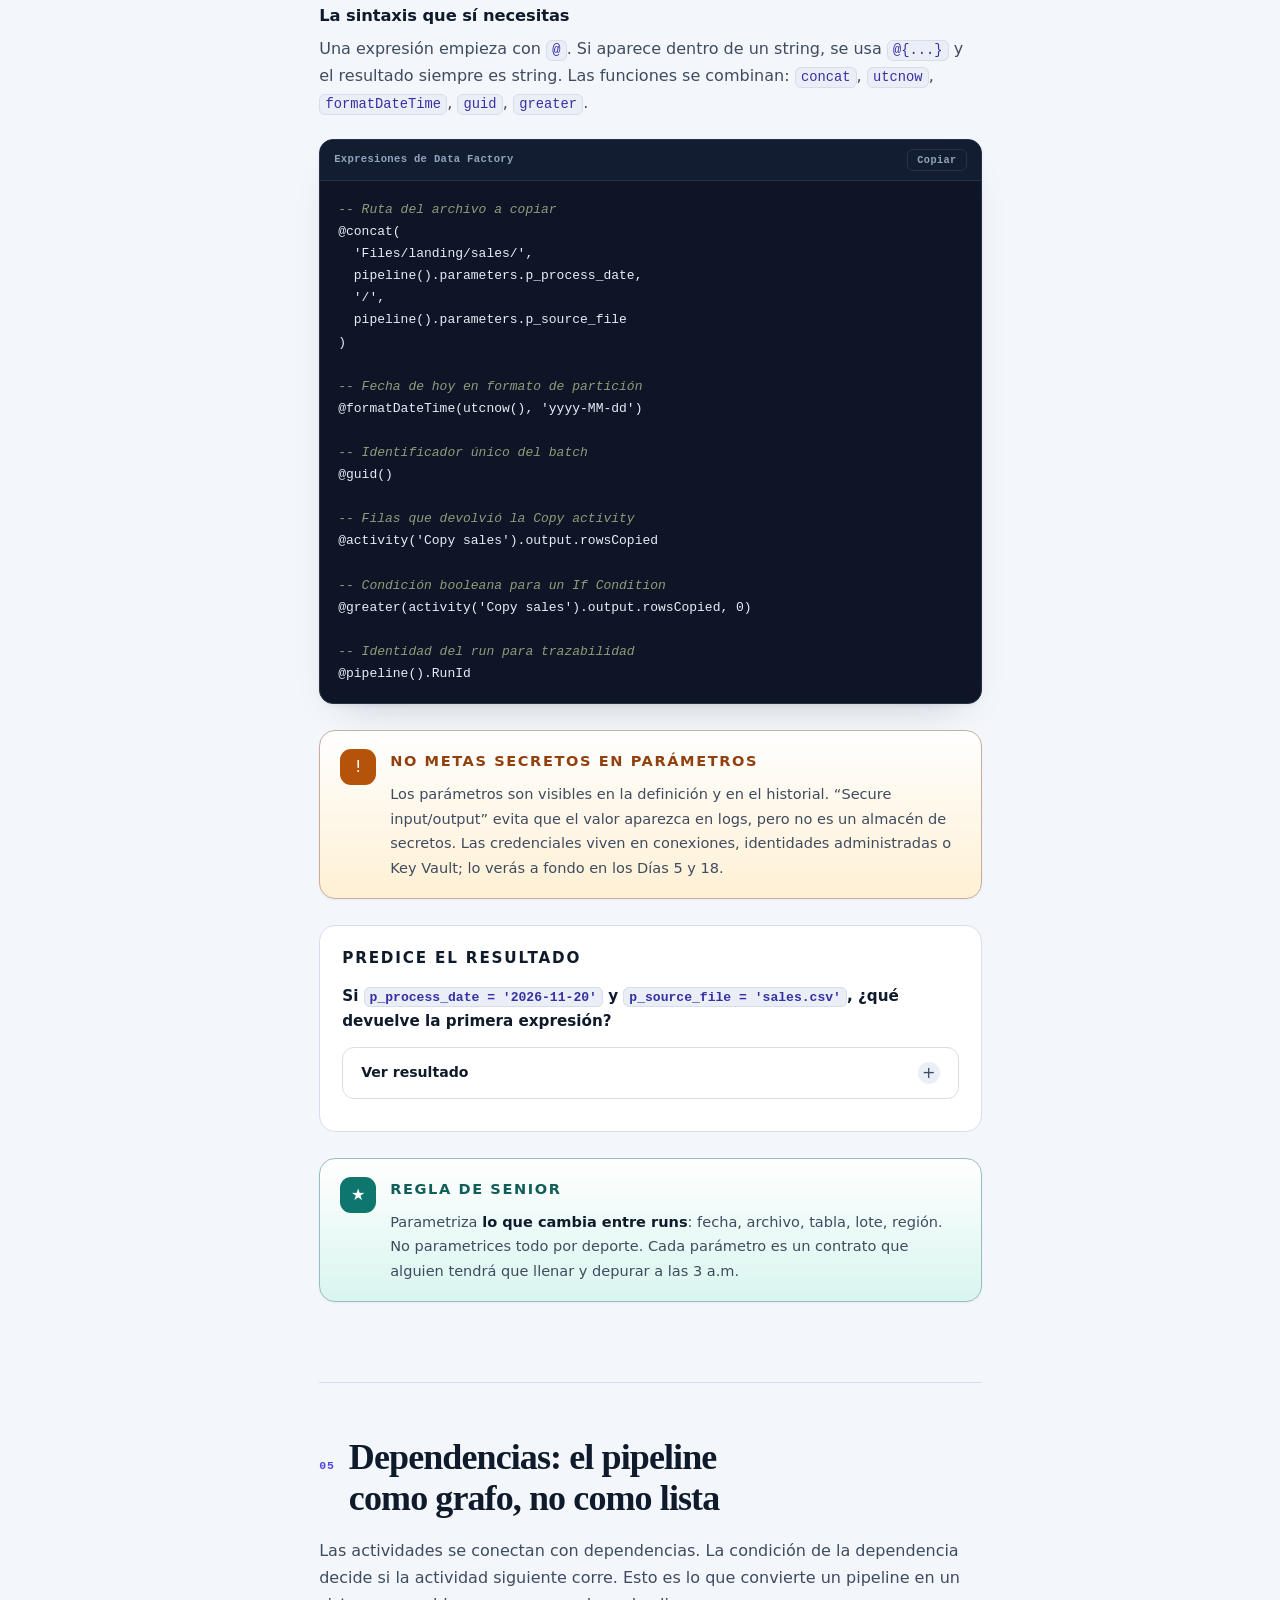
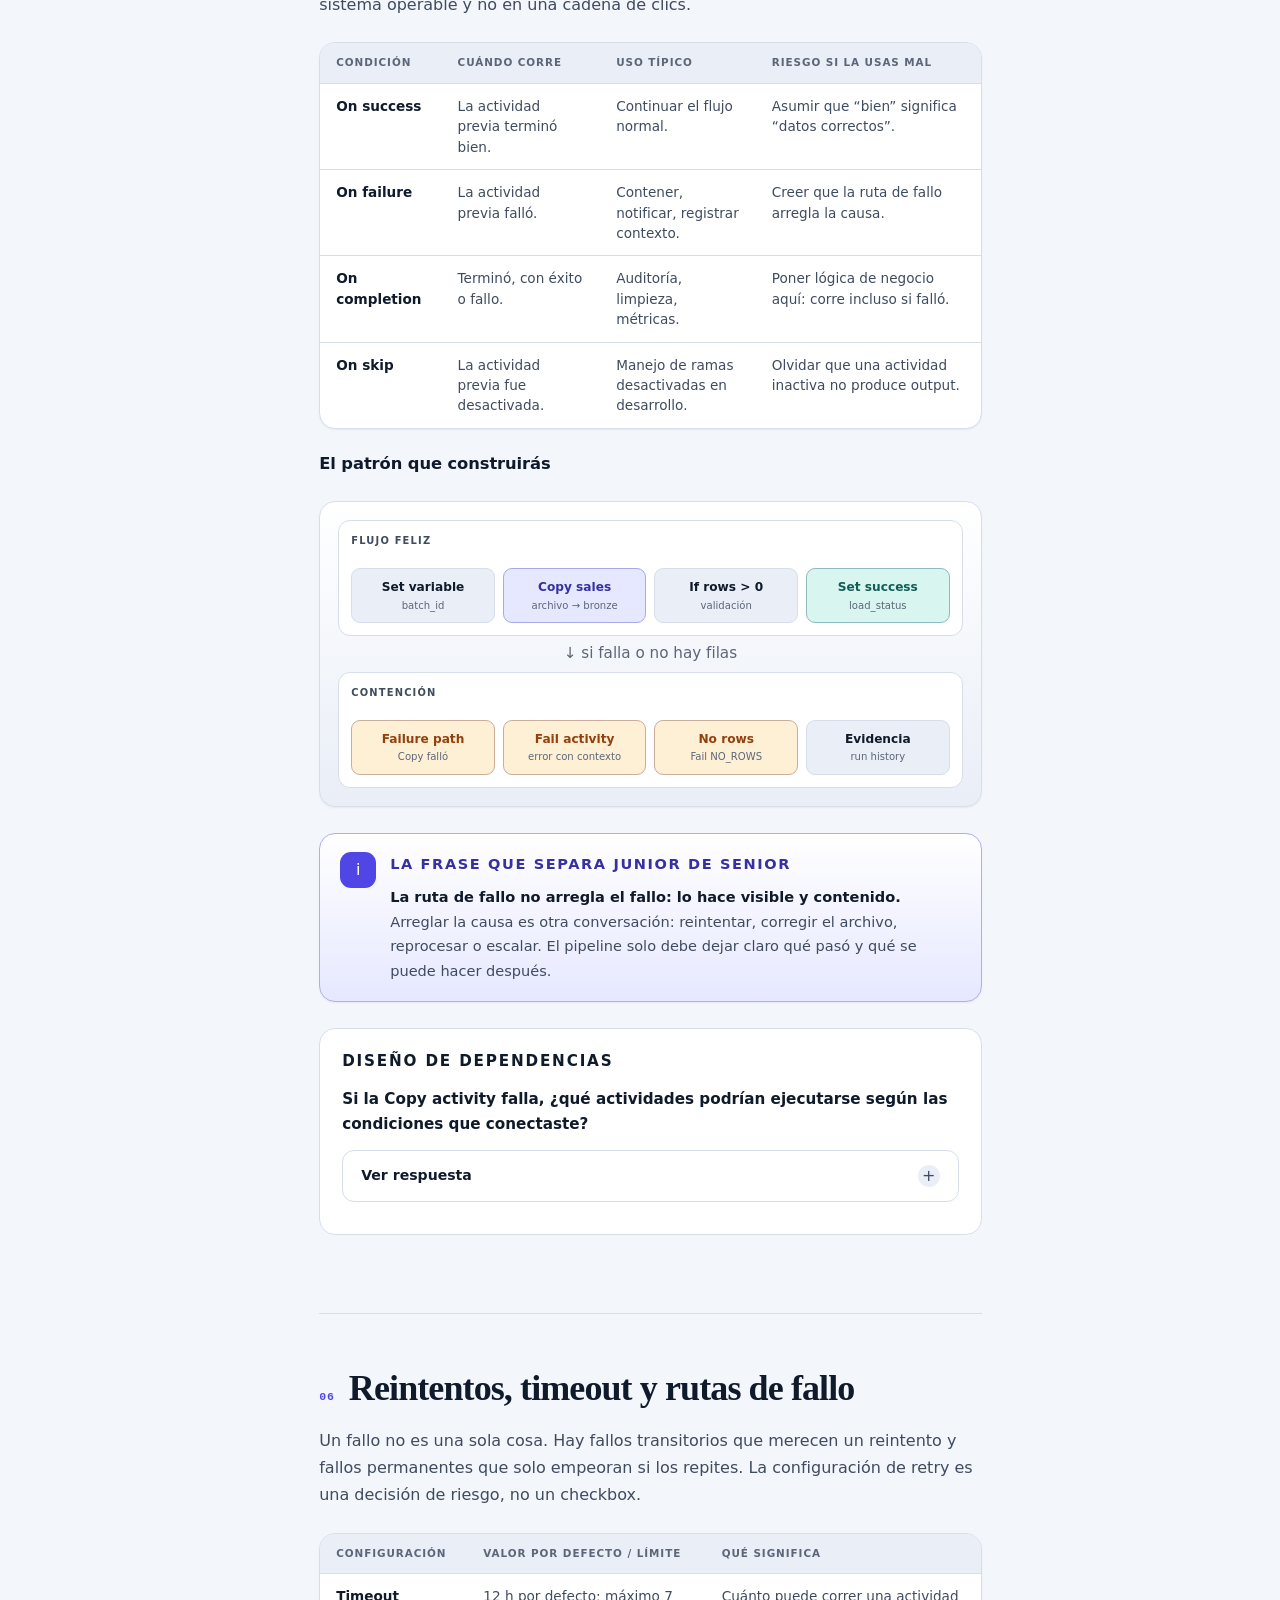
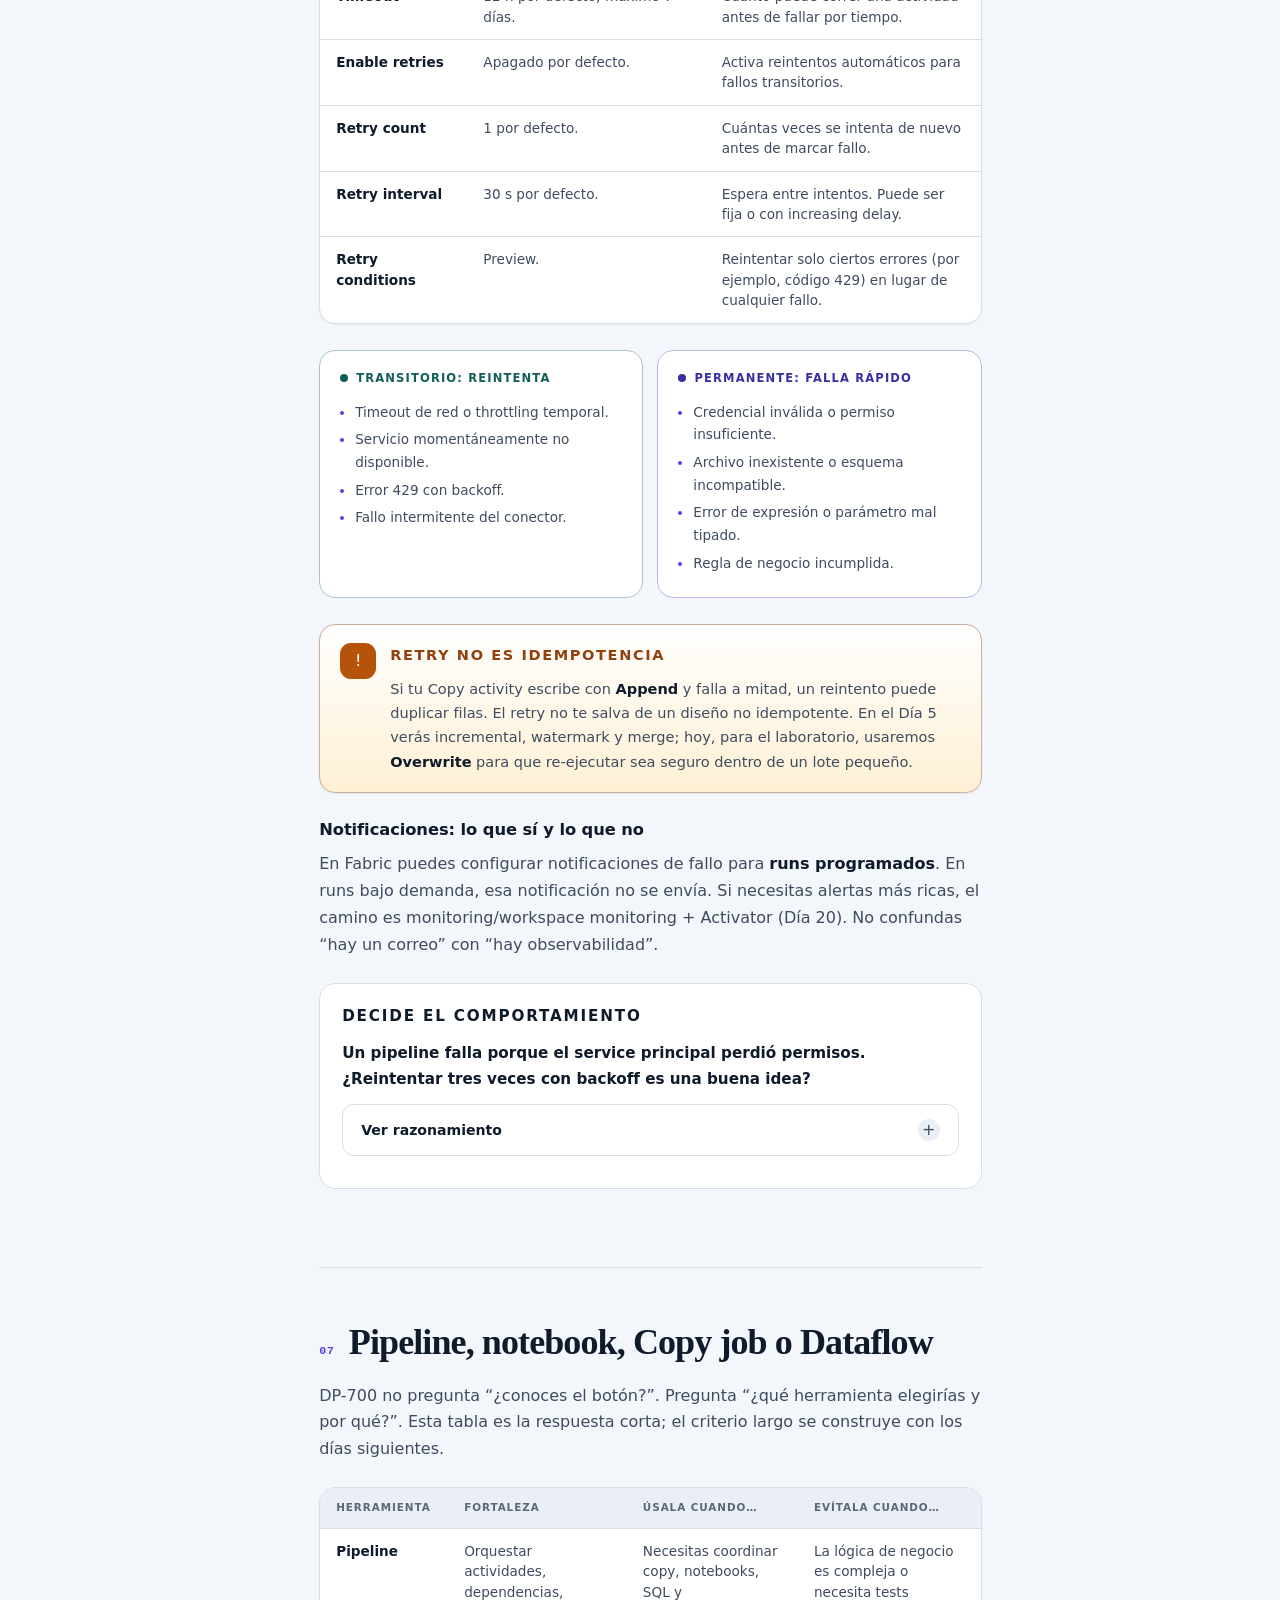
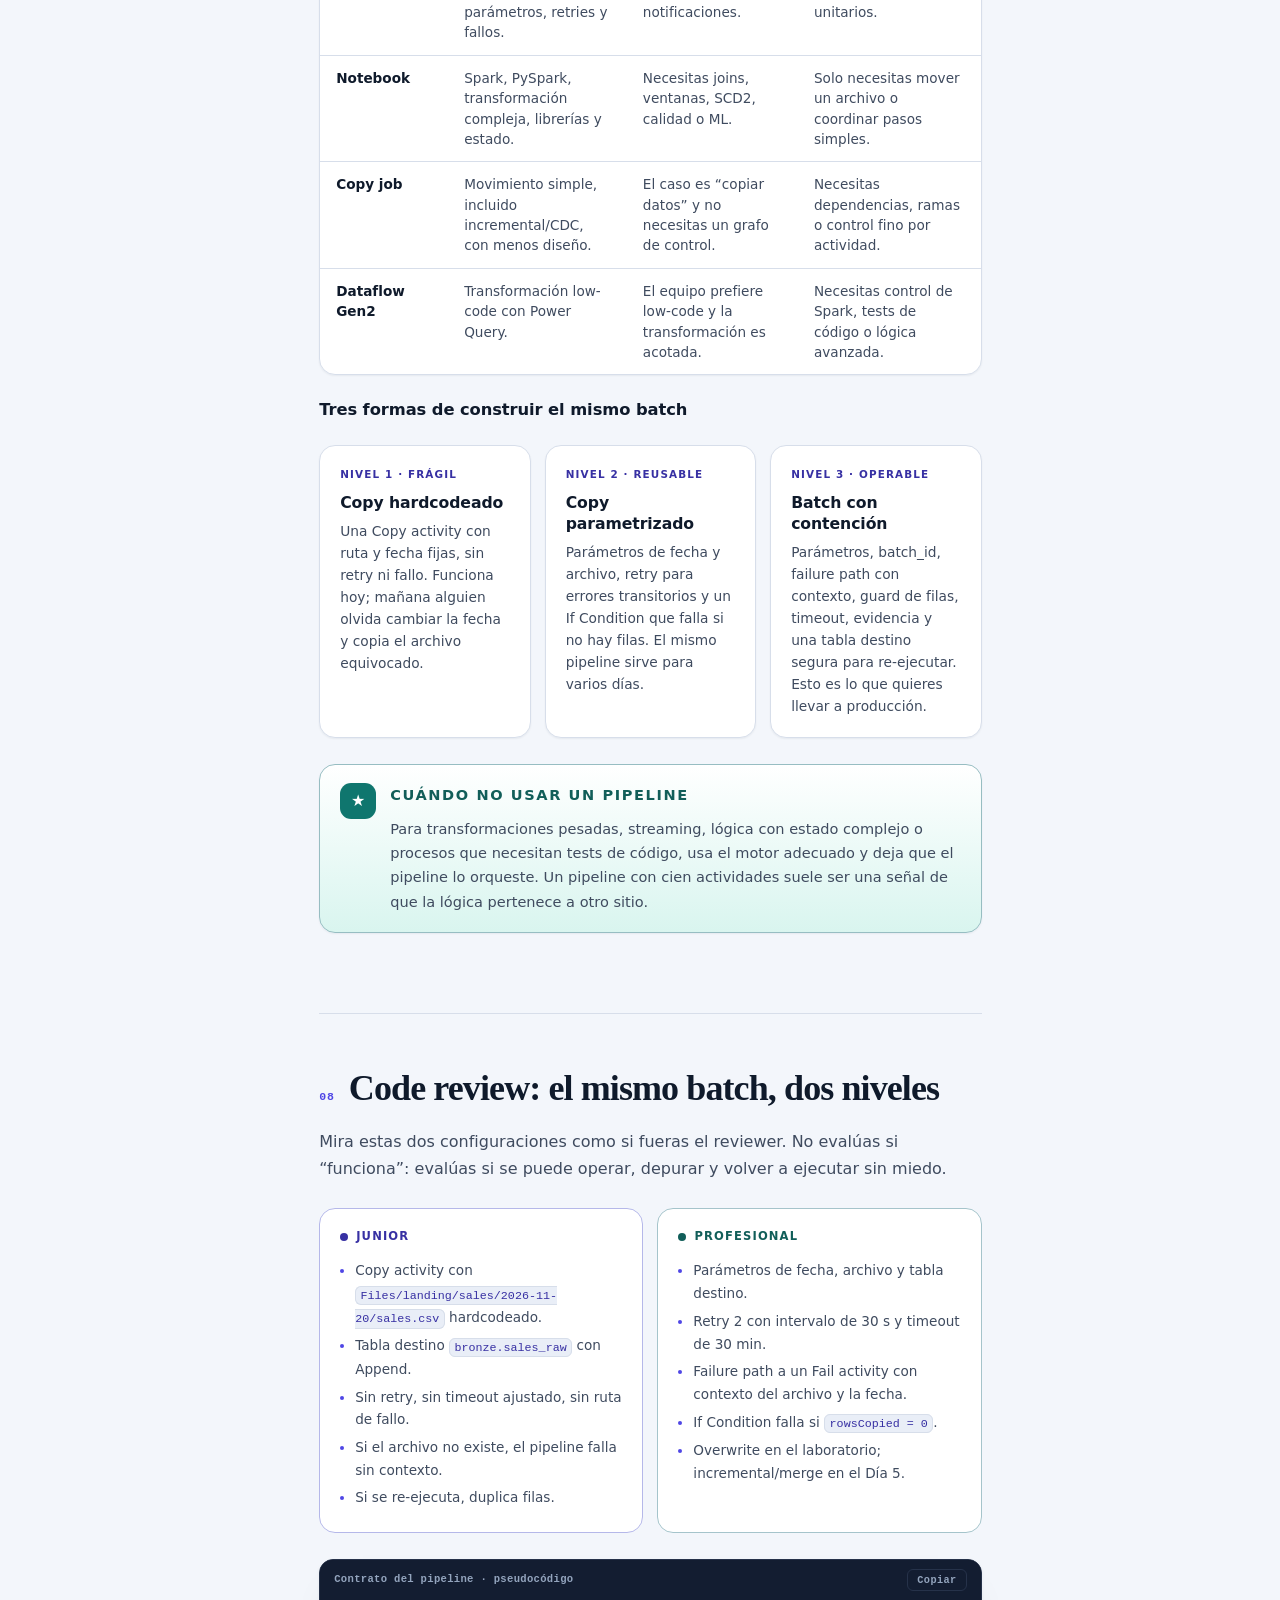
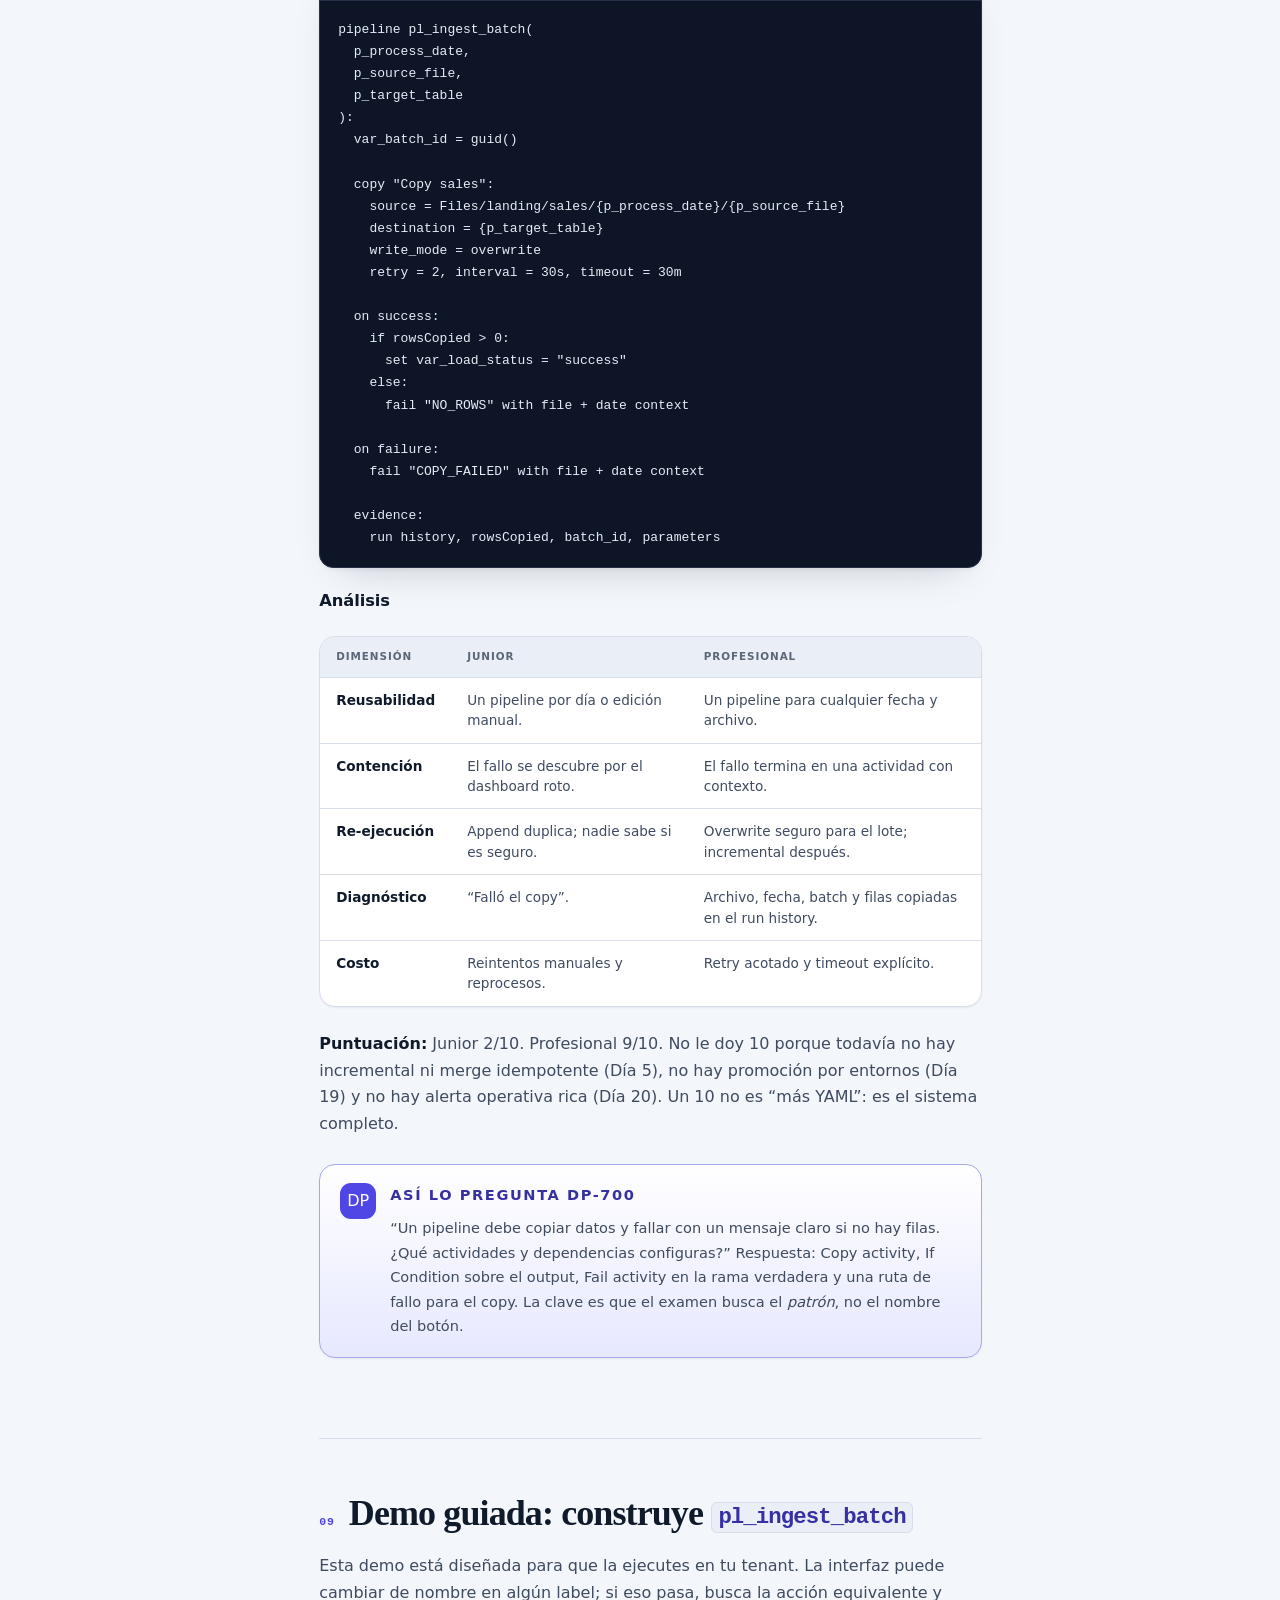
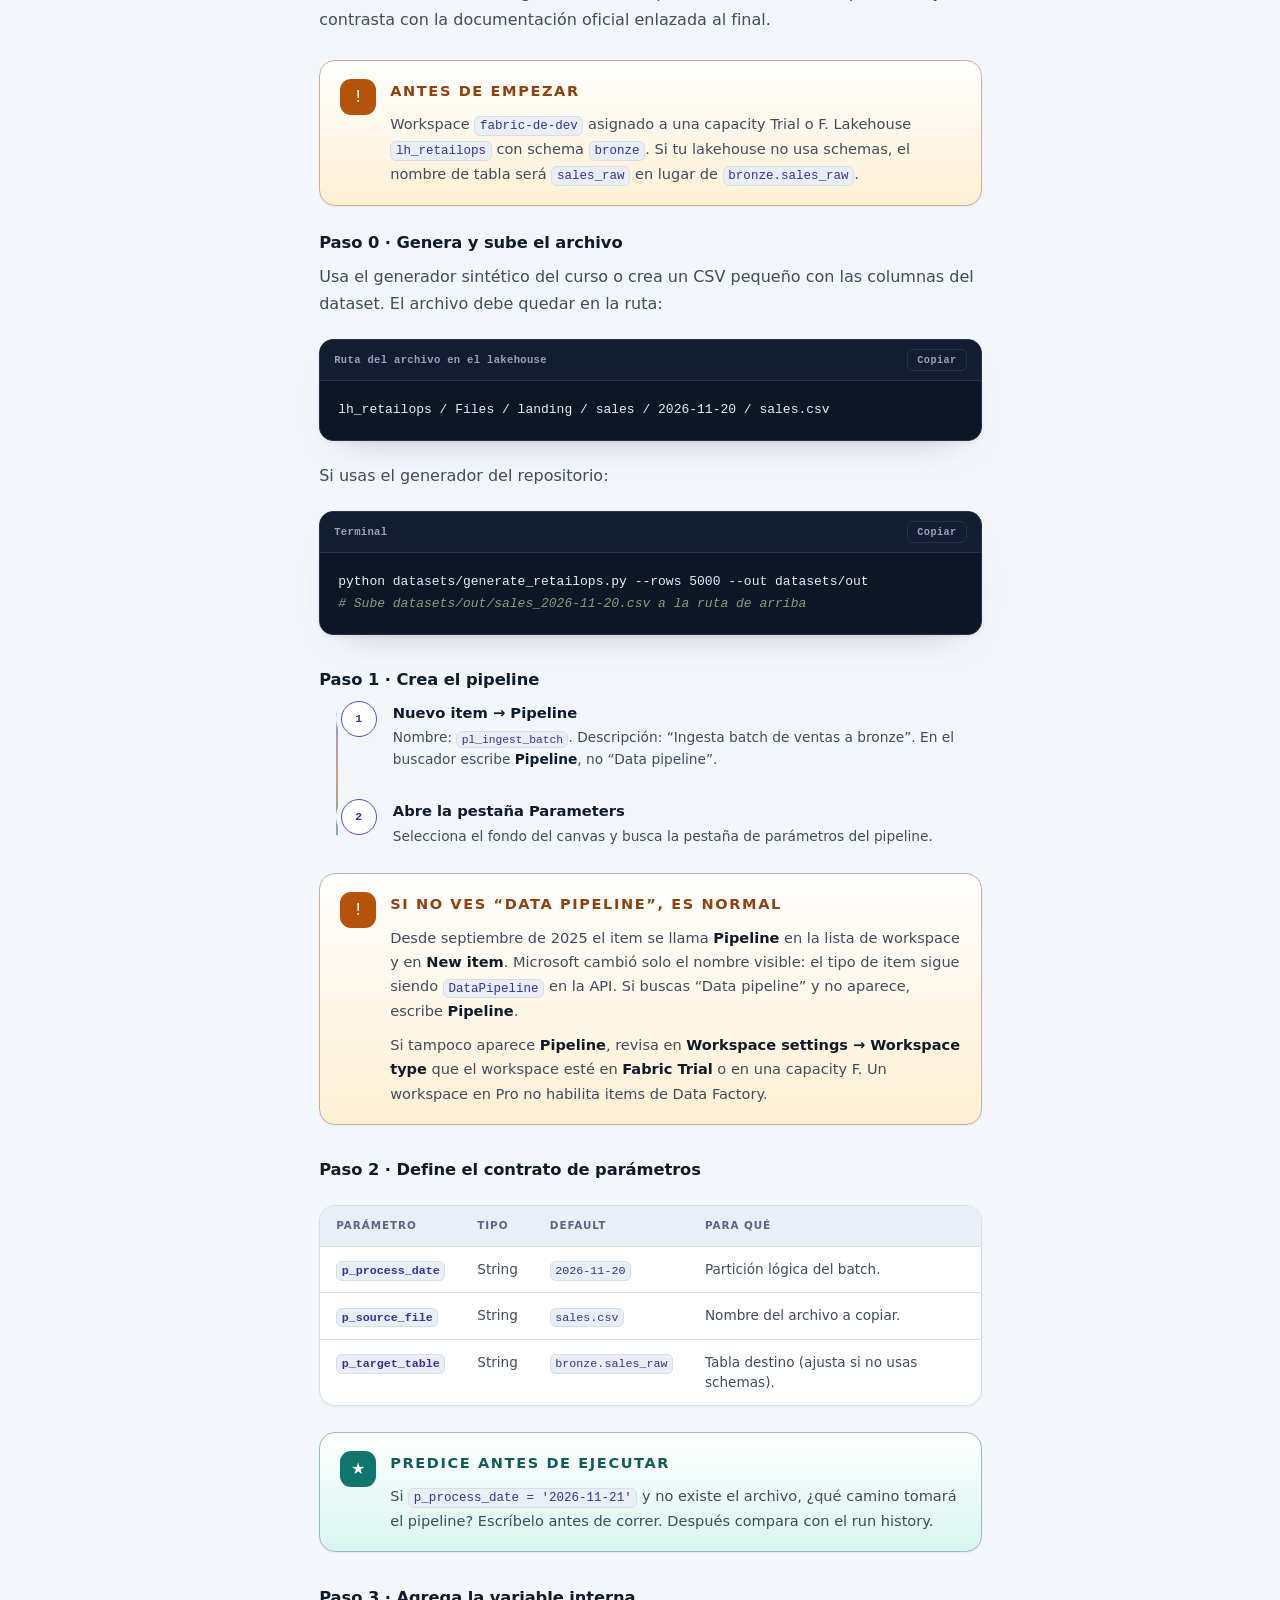
<file: lessons/dia-04-data-factory-pipelines-i.html>
<!DOCTYPE html>
<html lang="es">
<head>
  <meta charset="utf-8">
  <meta name="viewport" content="width=device-width, initial-scale=1">
  <title>Día 04 · Data Factory pipelines I · RetailOps 360</title>
  <meta name="description" content="Sesión 4 del Microsoft Fabric Master Course: pipelines, actividades, parámetros, expresiones, dependencias, reintentos y rutas de fallo en Data Factory.">
  <link rel="stylesheet" href="../assets/course.css">
  <script>
    try {
      var t = localStorage.getItem("fabric-theme");
      if (t) document.documentElement.dataset.theme = t;
      else if (matchMedia("(prefers-color-scheme: dark)").matches) {
        document.documentElement.dataset.theme = "dark";
      }
    } catch (e) {}
  </script>
</head>
<body>
  <a class="skip-link" href="#contenido">Saltar al contenido</a>
  <div class="reading-progress" id="readingProgress" aria-hidden="true"></div>

  <div class="shell">
    <aside class="sidebar">
      <a class="brand" href="../index.html">
        <span class="brand-mark">R3</span>
        <span>
          <strong>RetailOps 360</strong>
          <small>Fabric Master Course</small>
        </span>
      </a>

      <nav class="side-nav" aria-label="Navegación del curso">
        <p class="nav-label">Curso</p>
        <a class="side-link" href="../index.html">Portada del curso</a>

        <p class="nav-label">Fase 0 · Completada</p>
        <span class="side-link is-complete">Días 01–03 · Fundamentos</span>

        <p class="nav-label">Fase 1 · Ingesta</p>
        <a class="side-link is-active" href="dia-04-data-factory-pipelines-i.html" aria-current="page">Día 04 · Pipelines I</a>
        <a class="side-link side-link--sub is-active" href="dia-04-data-factory-pipelines-i.html">Lección</a>
        <a class="side-link side-link--sub" href="../exercises/dia-04-ejercicios.html">Laboratorio</a>
        <a class="side-link side-link--sub" href="../solutions/dia-04-solucion.html">Solución</a>
        <a class="side-link" href="dia-05-ingesta-incremental.html">Día 05 · Ingesta incremental</a>
        <a class="side-link is-locked" href="#" aria-disabled="true" tabindex="-1">Día 06 · Dataflow Gen2</a>
      </nav>

      <div class="sidebar-footer">
        <p class="sidebar-note">Sesión 4 de 24. 2.5–3 h. Data Factory, control flow y operación real.</p>
        <button class="theme-toggle" type="button" aria-label="Cambiar tema" aria-pressed="false">
          <svg class="icon-sun" viewBox="0 0 24 24" aria-hidden="true"><circle cx="12" cy="12" r="4"/><path d="M12 2v2M12 20v2M4.9 4.9l1.4 1.4M17.7 17.7l1.4 1.4M2 12h2M20 12h2M4.9 19.1l1.4-1.4M17.7 6.3l1.4-1.4"/></svg>
          <svg class="icon-moon" viewBox="0 0 24 24" aria-hidden="true"><path d="M21 12.8A9 9 0 1 1 11.2 3a7 7 0 0 0 9.8 9.8Z"/></svg>
          <span class="theme-toggle__label">Oscuro</span>
        </button>
      </div>
    </aside>

    <main class="main" id="contenido">
      <div class="topbar">
        <div class="crumbs">
          <span>Fase 1</span><span aria-hidden="true">/</span><span>Día 04</span><span aria-hidden="true">/</span><strong>Lección</strong>
        </div>
        <div class="topbar-meta">
          <span class="read-time">
            <svg viewBox="0 0 24 24" aria-hidden="true"><circle cx="12" cy="12" r="9"/><path d="M12 7v5l3 2"/></svg>
            2.5–3 h
          </span>
          <button class="theme-toggle" type="button" aria-label="Cambiar tema" aria-pressed="false">
            <svg class="icon-sun" viewBox="0 0 24 24" aria-hidden="true"><circle cx="12" cy="12" r="4"/><path d="M12 2v2M12 20v2M4.9 4.9l1.4 1.4M17.7 17.7l1.4 1.4M2 12h2M20 12h2M4.9 19.1l1.4-1.4M17.7 6.3l1.4-1.4"/></svg>
            <svg class="icon-moon" viewBox="0 0 24 24" aria-hidden="true"><path d="M21 12.8A9 9 0 1 1 11.2 3a7 7 0 0 0 9.8 9.8Z"/></svg>
            <span class="theme-toggle__label">Oscuro</span>
          </button>
        </div>
      </div>

      <div class="page-grid">
        <article class="article">
          <header class="hero">
            <div class="hero-ornament" aria-hidden="true">04</div>
            <ul class="eyebrow">
              <li class="chip chip--accent">Día 04</li>
              <li class="chip">Fase 1 · Ingesta</li>
              <li class="chip">DP-700 · Orchestrate</li>
              <li class="chip chip--soft">2.5–3 h</li>
            </ul>
            <h1>Un pipeline no mueve datos. <em>Decide qué pasa cuando algo falla.</em></h1>
            <p class="lede">
              Hoy conviertes Data Factory en el plano de control de RetailOps 360:
              actividades, parámetros, expresiones, dependencias, reintentos y rutas
              de fallo. El objetivo no es que el copy funcione una vez, sino que el
              batch sea operable a las 3 a.m.
            </p>

            <ul class="goals">
              <li>Distinguir pipeline, actividad, notebook y Copy job sin confundir responsabilidades.</li>
              <li>Parametrizar <code>pl_ingest_batch</code> con expresiones y variables.</li>
              <li>Diseñar dependencias success, failure, completion y skip con intención.</li>
              <li>Configurar reintentos, timeout y una ruta de fallo con evidencia.</li>
              <li>Defender cuándo usar pipeline y cuándo un notebook hace mejor el trabajo.</li>
            </ul>

            <div class="hero-actions">
              <a class="btn btn--primary" href="#recuperacion">
                Empezar la sesión
                <svg viewBox="0 0 24 24" aria-hidden="true"><path d="M5 12h14M13 6l6 6-6 6"/></svg>
              </a>
              <a class="btn btn--ghost" href="../exercises/dia-04-ejercicios.html">Ir al laboratorio</a>
            </div>

            <div class="tldr">
              <p class="tldr__label">En 30 segundos</p>
              <p><strong>Pipeline = director de orquesta.</strong> No transforma datos: decide qué actividad corre, cuándo, con qué parámetros y qué pasa si falla.</p>
              <p><strong>Parámetros</strong> entran al run y no cambian. <strong>Variables</strong> cambian durante el run. Las <strong>expresiones</strong> empiezan con <code>@</code>.</p>
              <p><strong>Retry</strong> sirve para fallos transitorios. <strong>Failure path</strong> sirve para contener el fallo. Ninguno de los dos arregla una carga no idempotente.</p>
            </div>
            <p class="meta-note">Docs verificadas: 2026-11-23 · Núcleo GA · “Retry conditions” está en Preview · El item “Data pipeline” ahora se llama “Pipeline”.</p>
          </header>

          <!-- 00 -->
          <section class="section" id="recuperacion">
            <div class="section-head">
              <span class="section-index">00</span>
              <h2>Recuperación activa: lo que ya debes tener</h2>
            </div>

            <p>
              Días 1–3 te dieron el mapa de Fabric. Antes de abrir Data Factory,
              comprueba que el mapa sigue en tu cabeza. Responde sin mirar apuntes;
              después abre la respuesta.
            </p>

            <div class="quiz">
              <p class="quiz__label">5 preguntas · 10 minutos</p>
              <details class="reveal">
                <summary>1. ¿Cuál es la relación entre tenant, capacity, workspace e item?</summary>
                <div class="reveal__body">
                  <p>Un <strong>tenant</strong> contiene una o más <strong>capacities</strong>. Cada capacity aporta compute (CUs) y contiene <strong>workspaces</strong>. Cada workspace contiene <strong>items</strong> (lakehouse, warehouse, notebook, pipeline…). El dato vive en OneLake; el item es la puerta de acceso y el workspace es el contenedor de colaboración.</p>
                </div>
              </details>
              <details class="reveal">
                <summary>2. ¿Cuándo un shortcut es mejor que copiar datos?</summary>
                <div class="reveal__body">
                  <p>Cuando quieres <strong>una referencia viva</strong> al dato sin duplicarlo, y el equipo dueño mantiene el control de acceso. Copiar tiene sentido cuando necesitas aislamiento, una transformación física o un snapshot estable. Shortcut no es gratis: hereda dependencias de red, permisos y latencia del origen.</p>
                </div>
              </details>
              <details class="reveal">
                <summary>3. ¿Qué diferencia hay entre un workspace role y un dominio?</summary>
                <div class="reveal__body">
                  <p>El <strong>workspace role</strong> es control de acceso: Admin, Member, Contributor o Viewer. El <strong>dominio</strong> es una agrupación lógica para gobierno y descubrimiento; no reemplaza los permisos del workspace. Un dominio ordena; un rol autoriza.</p>
                </div>
              </details>
              <details class="reveal">
                <summary>4. ¿Qué significa que una capacity esté throttled?</summary>
                <div class="reveal__body">
                  <p>Que el consumo superó el presupuesto disponible y Fabric empieza a limitar operaciones. Las interacciones pueden retrasarse o rechazarse y algunos trabajos en background pueden esperar o fallar. No es “un bug del pipeline”: es economía de capacidad. Día 21 lo profundiza.</p>
                </div>
              </details>
              <details class="reveal">
                <summary>5. ¿Por qué un pipeline de Fabric necesita una capacity?</summary>
                <div class="reveal__body">
                  <p>Porque ejecutar actividades consume CUs de la capacity a la que está asignado el workspace. El pipeline no “vive” en el aire: su workspace debe estar respaldado por una capacity F o Trial. Un workspace Pro no habilita items no-Power BI como pipelines.</p>
                </div>
              </details>
            </div>

            <div class="callout callout--staff">
              <div class="callout__icon" aria-hidden="true">★</div>
              <div>
                <p class="callout__title">Si fallaste dos o más</p>
                <p>
                  No sigas con la sensación de que “ya lo verás”. Vuelve a tus notas
                  de Días 1–3 y explica de nuevo la diferencia entre capacity,
                  workspace e item. Data Factory se apoya en ese mapa; si el mapa
                  está borroso, el laboratorio se convierte en clics sin criterio.
                </p>
              </div>
            </div>

            <div class="agenda" aria-label="Agenda de la sesión">
              <div class="agenda__item">
                <span class="agenda__time">00–25 min</span>
                <strong>Recuperación + gancho</strong>
                <small>Preguntas, incidente y predicción.</small>
              </div>
              <div class="agenda__item">
                <span class="agenda__time">25–75 min</span>
                <strong>Modelo + teoría</strong>
                <small>Actividades, parámetros, dependencias y retries.</small>
              </div>
              <div class="agenda__item">
                <span class="agenda__time">75–165 min</span>
                <strong>Demo + laboratorio</strong>
                <small>Construyes <code>pl_ingest_batch</code>.</small>
              </div>
              <div class="agenda__item">
                <span class="agenda__time">165–180 min</span>
                <strong>Senior + entrevista</strong>
                <small>Trade-offs, drill y teach-back.</small>
              </div>
            </div>
          </section>

          <!-- 01 -->
          <section class="section" id="gancho">
            <div class="section-head">
              <span class="section-index">01</span>
              <h2>03:07 a.m.: el batch que “no cargó”</h2>
            </div>

            <p>
              El pipeline <code>pl_ingest_batch</code> corre todas las noches a las
              03:00. A las 03:05 llega el archivo de ventas del día a OneLake. La
              Copy activity falla por un timeout de red. No hay reintento. No hay
              ruta de fallo. No hay alerta. A las 07:00, el dashboard de tiendas
              muestra el día anterior.
            </p>
            <p>
              El analista de guardia escribe en Slack: “Fabric no cargó los datos”.
              El CTO pregunta si el problema es la plataforma. Y el equipo empieza a
              buscar en el lugar equivocado: revisa el archivo, la conexión, el
              lakehouse… cuando el verdadero problema es que el pipeline
              <strong>no tenía un plan para el fallo</strong>.
            </p>

            <div class="callout callout--story">
              <div class="callout__icon" aria-hidden="true">◆</div>
              <div>
                <p class="callout__title">Lo que un senior ve</p>
                <p>
                  El copy falló. Eso puede pasar. Lo que no puede pasar es que el
                  fallo sea silencioso, que no haya evidencia y que nadie sepa si el
                  batch se puede reintentar sin duplicar datos. Un pipeline no es un
                  notebook con flechas: es un contrato operativo.
                </p>
              </div>
            </div>

            <div class="quiz">
              <p class="quiz__label">Antes de leer la teoría</p>
              <p>¿Qué habrías configurado para que este incidente se detectara y se contuviera?</p>
              <details class="reveal">
                <summary>Ver las cuatro decisiones mínimas</summary>
                <div class="reveal__body">
                  <ol>
                    <li><strong>Retry</strong> para errores transitorios de red, con un número limitado y un intervalo razonable.</li>
                    <li><strong>Failure path</strong> a una actividad que falle con contexto o notifique; no dejar que el copy “desaparezca”.</li>
                    <li><strong>Guard de filas</strong>: si el copy devuelve cero filas, el pipeline no debe declarar éxito.</li>
                    <li><strong>Parámetros y runbook</strong>: fecha, archivo y tabla destino explícitos; saber cómo re-ejecutar sin duplicar.</li>
                  </ol>
                  <p>
                    Fíjate: ninguno de los cuatro es “escribir mejor SQL”. Son
                    decisiones de orquestación. Ese es el tema de hoy.
                  </p>
                </div>
              </details>
            </div>
          </section>

          <!-- 02 -->
          <section class="section" id="modelo">
            <div class="section-head">
              <span class="section-index">02</span>
              <h2>El modelo mental: el director de orquesta</h2>
            </div>

            <p>
              Imagina una orquesta. El director no toca el violín ni el piano. Decide
              quién entra, cuándo, con qué intensidad y qué hace la orquesta si un
              músico se pierde. Un pipeline de Fabric es ese director: no transforma
              los datos, <strong>coordina a quien los transforma</strong>.
            </p>

            <div class="table-wrap">
              <table>
                <thead>
                  <tr>
                    <th scope="col">En la orquesta</th>
                    <th scope="col">En Fabric</th>
                    <th scope="col">Qué decide</th>
                  </tr>
                </thead>
                <tbody>
                  <tr>
                    <th scope="row">Director</th>
                    <td>Pipeline</td>
                    <td>Orden, dependencias, parámetros, reintentos y rutas de fallo.</td>
                  </tr>
                  <tr>
                    <th scope="row">Músicos</th>
                    <td>Actividades</td>
                    <td>Copy, notebook, dataflow, stored procedure, Fail, Wait…</td>
                  </tr>
                  <tr>
                    <th scope="row">Solista</th>
                    <td>Notebook / Spark</td>
                    <td>Transformación compleja, estado, lógica de negocio y tests.</td>
                  </tr>
                  <tr>
                    <th scope="row">Partitura</th>
                    <td>Parámetros y expresiones</td>
                    <td>Qué fecha, qué archivo, qué tabla y qué configuración usa este run.</td>
                  </tr>
                  <tr>
                    <th scope="row">Señales</th>
                    <td>Dependencias</td>
                    <td>Qué corre en éxito, en fallo, al completar o al saltarse.</td>
                  </tr>
                  <tr>
                    <th scope="row">Plan de emergencia</th>
                    <td>Failure path + retry</td>
                    <td>Cómo se contiene el fallo y cómo se recupera el servicio.</td>
                  </tr>
                </tbody>
              </table>
            </div>

            <div class="callout callout--key">
              <div class="callout__icon" aria-hidden="true">i</div>
              <div>
                <p class="callout__title">Si solo te llevas una idea</p>
                <p>
                  <strong>El pipeline es plano de control; el notebook es plano de
                  cómputo.</strong> Mantén la orquestación delgada y pon la lógica de
                  negocio donde se pueda probar: un notebook, SQL o un job de Spark.
                  Cuando mezclas las dos capas, terminas con un pipeline imposible de
                  depurar.
                </p>
              </div>
            </div>

            <div class="compare">
              <div class="compare__col compare__col--bad">
                <p class="compare__head">Pipeline como notebook</p>
                <ul>
                  <li>Cien actividades que intentan transformar fila a fila.</li>
                  <li>Expresiones gigantes con reglas de negocio escondidas.</li>
                  <li>Nadie sabe qué hace el pipeline sin abrir cada nodo.</li>
                  <li>El fallo se diagnostica “probando cosas”.</li>
                </ul>
              </div>
              <div class="compare__col compare__col--good">
                <p class="compare__head">Pipeline como orquestador</p>
                <ul>
                  <li>Pocas actividades con nombres claros.</li>
                  <li>La lógica vive en notebooks, SQL o dataflows versionables.</li>
                  <li>El pipeline aporta orden, parámetros y manejo de fallos.</li>
                  <li>El run history cuenta una historia legible.</li>
                </ul>
              </div>
            </div>

            <div class="quiz">
              <p class="quiz__label">Predice</p>
              <p>Un pipeline copia un archivo y luego ejecuta un notebook. ¿Dónde debería vivir la regla “si el margen es negativo, marcar la fila como sospechosa”?</p>
              <details class="reveal">
                <summary>Ver respuesta</summary>
                <div class="reveal__body">
                  <span class="answer answer--yes">En el notebook o en SQL</span>
                  <p>
                    No en una expresión del pipeline. La regla necesita tests,
                    versionado y datos para probarse. El pipeline solo debe decidir
                    cuándo se ejecuta el notebook y qué hacer si falla.
                  </p>
                </div>
              </details>
            </div>
          </section>

          <!-- 03 -->
          <section class="section" id="teoria">
            <div class="section-head">
              <span class="section-index">03</span>
              <h2>Anatomía de un pipeline de Fabric</h2>
            </div>

            <p>
              Un pipeline se compone de actividades conectadas por dependencias. Las
              actividades se agrupan en tres familias. No necesitas memorizar el
              catálogo completo; necesitas saber qué familia resuelve qué problema.
            </p>

            <div class="grid grid--3">
              <div class="card">
                <span class="card__kicker">Movimiento</span>
                <h3>Mueven datos</h3>
                <p>Copy activity y Copy job. Conectan origen y destino, mapean columnas y escriben en lakehouse, warehouse u otro sistema.</p>
              </div>
              <div class="card">
                <span class="card__kicker">Transformación</span>
                <h3>Procesan datos</h3>
                <p>Notebook, Dataflow Gen2, Spark job definition, stored procedure, SQL script. Aquí vive la lógica que cambia el dato.</p>
              </div>
              <div class="card">
                <span class="card__kicker">Control</span>
                <h3>Deciden el flujo</h3>
                <p>If Condition, ForEach, Switch, Until, Wait, Fail, Set variable, Invoke pipeline. No mueven datos: gobiernan el run.</p>
              </div>
            </div>

            <p>
              En este día construimos un pipeline de ingesta. El patrón mínimo sano es:
              <strong>parámetros → preparación → movimiento → validación → éxito o
              fallo explícito</strong>. En el camino aprendes las piezas que usarás en
              todos los días siguientes.
            </p>

            <div class="table-wrap">
              <table>
                <thead>
                  <tr>
                    <th scope="col">Pieza</th>
                    <th scope="col">Pregunta que responde</th>
                    <th scope="col">En <code>pl_ingest_batch</code></th>
                  </tr>
                </thead>
                <tbody>
                  <tr>
                    <th scope="row">Parámetros</th>
                    <td>¿Qué valores externos recibe este run?</td>
                    <td>Fecha, archivo, tabla destino.</td>
                  </tr>
                  <tr>
                    <th scope="row">Variables</th>
                    <td>¿Qué estado interno necesito recordar?</td>
                    <td><code>var_batch_id</code>, <code>var_load_status</code>.</td>
                  </tr>
                  <tr>
                    <th scope="row">Actividades</th>
                    <td>¿Qué trabajo concreto se ejecuta?</td>
                    <td>Copy sales, If Condition, Fail.</td>
                  </tr>
                  <tr>
                    <th scope="row">Dependencias</th>
                    <td>¿Qué corre después de qué?</td>
                    <td>Éxito → validar filas; fallo → contener.</td>
                  </tr>
                  <tr>
                    <th scope="row">Trigger</th>
                    <td>¿Cuándo empieza el run?</td>
                    <td>Manual hoy; schedule o evento después.</td>
                  </tr>
                  <tr>
                    <th scope="row">Run history</th>
                    <td>¿Qué pasó, cuándo y con qué parámetros?</td>
                    <td>Evidencia para operar y depurar.</td>
                  </tr>
                </tbody>
              </table>
            </div>

            <div class="callout callout--exam">
              <div class="callout__icon" aria-hidden="true">DP</div>
              <div>
                <p class="callout__title">DP-700 · Orchestrate processes</p>
                <p>
                  El examen pide <strong>elegir entre pipeline y notebook</strong>,
                  diseñar schedules/triggers y usar parámetros y expresiones
                  dinámicas. Hoy cubres la mitad estructural: la elección y la
                  parametrización. Los triggers y los patrones metadata-driven
                  llegan en el Día 8.
                </p>
              </div>
            </div>
          </section>

          <!-- 04 -->
          <section class="section" id="parametros">
            <div class="section-head">
              <span class="section-index">04</span>
              <h2>Parámetros, variables y expresiones</h2>
            </div>

            <p>
              Un pipeline bueno se escribe una vez y se ejecuta muchas veces con
              valores distintos. Para eso necesitas separar tres cosas que suenan
              parecidas pero no lo son.
            </p>

            <div class="grid grid--3">
              <div class="card">
                <span class="card__kicker">Parámetro</span>
                <h3>Entra y no cambia</h3>
                <p>Valor externo definido al inicio del run. Tiene tipo y valor por defecto. Se referencia como <code>@pipeline().parameters.nombre</code>.</p>
              </div>
              <div class="card">
                <span class="card__kicker">Variable</span>
                <h3>Cambia durante el run</h3>
                <p>Estado interno que puedes setear o modificar con actividades. Sirve para acumular, marcar estado o pasar información entre pasos.</p>
              </div>
              <div class="card">
                <span class="card__kicker">Sistema</span>
                <h3>La provee Fabric</h3>
                <p><code>pipeline().RunId</code>, <code>pipeline().TriggerTime</code>, entre otros. Son de solo lectura y sirven para trazabilidad.</p>
              </div>
            </div>

            <h3>La sintaxis que sí necesitas</h3>
            <p>
              Una expresión empieza con <code>@</code>. Si aparece dentro de un
              string, se usa <code>@{...}</code> y el resultado siempre es string.
              Las funciones se combinan: <code>concat</code>, <code>utcnow</code>,
              <code>formatDateTime</code>, <code>guid</code>, <code>greater</code>.
            </p>

            <div class="code-block">
              <div class="code-head">
                <span class="code-head__file">Expresiones de Data Factory</span>
              </div>
              <pre><code><span class="tok-com">-- Ruta del archivo a copiar</span>
@concat(
  'Files/landing/sales/',
  pipeline().parameters.p_process_date,
  '/',
  pipeline().parameters.p_source_file
)

<span class="tok-com">-- Fecha de hoy en formato de partición</span>
@formatDateTime(utcnow(), 'yyyy-MM-dd')

<span class="tok-com">-- Identificador único del batch</span>
@guid()

<span class="tok-com">-- Filas que devolvió la Copy activity</span>
@activity('Copy sales').output.rowsCopied

<span class="tok-com">-- Condición booleana para un If Condition</span>
@greater(activity('Copy sales').output.rowsCopied, 0)

<span class="tok-com">-- Identidad del run para trazabilidad</span>
@pipeline().RunId</code></pre>
            </div>

            <div class="callout callout--warn">
              <div class="callout__icon" aria-hidden="true">!</div>
              <div>
                <p class="callout__title">No metas secretos en parámetros</p>
                <p>
                  Los parámetros son visibles en la definición y en el historial.
                  “Secure input/output” evita que el valor aparezca en logs, pero no
                  es un almacén de secretos. Las credenciales viven en conexiones,
                  identidades administradas o Key Vault; lo verás a fondo en los Días
                  5 y 18.
                </p>
              </div>
            </div>

            <div class="quiz">
              <p class="quiz__label">Predice el resultado</p>
              <p>Si <code>p_process_date = '2026-11-20'</code> y <code>p_source_file = 'sales.csv'</code>, ¿qué devuelve la primera expresión?</p>
              <details class="reveal">
                <summary>Ver resultado</summary>
                <div class="reveal__body">
                  <p><code>Files/landing/sales/2026-11-20/sales.csv</code></p>
                  <p>
                    La expresión completa devuelve un string. Si usaras
                    <code>@{...}</code> dentro de un texto más largo, también sería
                    string; si usas <code>@pipeline().parameters.p_quantity</code> sin
                    interpolación y el parámetro es numérico, conserva el tipo.
                  </p>
                </div>
              </details>
            </div>

            <div class="callout callout--staff">
              <div class="callout__icon" aria-hidden="true">★</div>
              <div>
                <p class="callout__title">Regla de senior</p>
                <p>
                  Parametriza <strong>lo que cambia entre runs</strong>: fecha,
                  archivo, tabla, lote, región. No parametrices todo por deporte.
                  Cada parámetro es un contrato que alguien tendrá que llenar y
                  depurar a las 3 a.m.
                </p>
              </div>
            </div>
          </section>

          <!-- 05 -->
          <section class="section" id="dependencias">
            <div class="section-head">
              <span class="section-index">05</span>
              <h2>Dependencias: el pipeline como grafo, no como lista</h2>
            </div>

            <p>
              Las actividades se conectan con dependencias. La condición de la
              dependencia decide si la actividad siguiente corre. Esto es lo que
              convierte un pipeline en un sistema operable y no en una cadena de
              clics.
            </p>

            <div class="table-wrap">
              <table>
                <thead>
                  <tr>
                    <th scope="col">Condición</th>
                    <th scope="col">Cuándo corre</th>
                    <th scope="col">Uso típico</th>
                    <th scope="col">Riesgo si la usas mal</th>
                  </tr>
                </thead>
                <tbody>
                  <tr>
                    <th scope="row">On success</th>
                    <td>La actividad previa terminó bien.</td>
                    <td>Continuar el flujo normal.</td>
                    <td>Asumir que “bien” significa “datos correctos”.</td>
                  </tr>
                  <tr>
                    <th scope="row">On failure</th>
                    <td>La actividad previa falló.</td>
                    <td>Contener, notificar, registrar contexto.</td>
                    <td>Creer que la ruta de fallo arregla la causa.</td>
                  </tr>
                  <tr>
                    <th scope="row">On completion</th>
                    <td>Terminó, con éxito o fallo.</td>
                    <td>Auditoría, limpieza, métricas.</td>
                    <td>Poner lógica de negocio aquí: corre incluso si falló.</td>
                  </tr>
                  <tr>
                    <th scope="row">On skip</th>
                    <td>La actividad previa fue desactivada.</td>
                    <td>Manejo de ramas desactivadas en desarrollo.</td>
                    <td>Olvidar que una actividad inactiva no produce output.</td>
                  </tr>
                </tbody>
              </table>
            </div>

            <h3>El patrón que construirás</h3>
            <div class="arch">
              <div class="arch__layer">
                <p class="arch__label">Flujo feliz</p>
                <div class="arch__boxes">
                  <div class="arch__box">Set variable<small>batch_id</small></div>
                  <div class="arch__box arch__box--accent">Copy sales<small>archivo → bronze</small></div>
                  <div class="arch__box">If rows &gt; 0<small>validación</small></div>
                  <div class="arch__box arch__box--teal">Set success<small>load_status</small></div>
                </div>
              </div>
              <div class="arch__arrow" aria-hidden="true">↓ si falla o no hay filas</div>
              <div class="arch__layer">
                <p class="arch__label">Contención</p>
                <div class="arch__boxes">
                  <div class="arch__box arch__box--amber">Failure path<small>Copy falló</small></div>
                  <div class="arch__box arch__box--amber">Fail activity<small>error con contexto</small></div>
                  <div class="arch__box arch__box--amber">No rows<small>Fail NO_ROWS</small></div>
                  <div class="arch__box">Evidencia<small>run history</small></div>
                </div>
              </div>
            </div>

            <div class="callout callout--key">
              <div class="callout__icon" aria-hidden="true">i</div>
              <div>
                <p class="callout__title">La frase que separa junior de senior</p>
                <p>
                  <strong>La ruta de fallo no arregla el fallo: lo hace visible y
                  contenido.</strong> Arreglar la causa es otra conversación:
                  reintentar, corregir el archivo, reprocesar o escalar. El pipeline
                  solo debe dejar claro qué pasó y qué se puede hacer después.
                </p>
              </div>
            </div>

            <div class="quiz">
              <p class="quiz__label">Diseño de dependencias</p>
              <p>Si la Copy activity falla, ¿qué actividades podrían ejecutarse según las condiciones que conectaste?</p>
              <details class="reveal">
                <summary>Ver respuesta</summary>
                <div class="reveal__body">
                  <p>
                    Las conectadas con <strong>On failure</strong> y las conectadas
                    con <strong>On completion</strong>. Si conectas un notebook al
                    “completion”, se ejecutará aunque el copy haya fallado. Por eso
                    el completion es para auditoría o limpieza, no para transformar
                    datos que asumen éxito.
                  </p>
                </div>
              </details>
            </div>
          </section>

          <!-- 06 -->
          <section class="section" id="retries">
            <div class="section-head">
              <span class="section-index">06</span>
              <h2>Reintentos, timeout y rutas de fallo</h2>
            </div>

            <p>
              Un fallo no es una sola cosa. Hay fallos transitorios que merecen un
              reintento y fallos permanentes que solo empeoran si los repites. La
              configuración de retry es una decisión de riesgo, no un checkbox.
            </p>

            <div class="table-wrap">
              <table>
                <thead>
                  <tr>
                    <th scope="col">Configuración</th>
                    <th scope="col">Valor por defecto / límite</th>
                    <th scope="col">Qué significa</th>
                  </tr>
                </thead>
                <tbody>
                  <tr>
                    <th scope="row">Timeout</th>
                    <td>12 h por defecto; máximo 7 días.</td>
                    <td>Cuánto puede correr una actividad antes de fallar por tiempo.</td>
                  </tr>
                  <tr>
                    <th scope="row">Enable retries</th>
                    <td>Apagado por defecto.</td>
                    <td>Activa reintentos automáticos para fallos transitorios.</td>
                  </tr>
                  <tr>
                    <th scope="row">Retry count</th>
                    <td>1 por defecto.</td>
                    <td>Cuántas veces se intenta de nuevo antes de marcar fallo.</td>
                  </tr>
                  <tr>
                    <th scope="row">Retry interval</th>
                    <td>30 s por defecto.</td>
                    <td>Espera entre intentos. Puede ser fija o con increasing delay.</td>
                  </tr>
                  <tr>
                    <th scope="row">Retry conditions</th>
                    <td>Preview.</td>
                    <td>Reintentar solo ciertos errores (por ejemplo, código 429) en lugar de cualquier fallo.</td>
                  </tr>
                </tbody>
              </table>
            </div>

            <div class="compare">
              <div class="compare__col compare__col--good">
                <p class="compare__head">Transitorio: reintenta</p>
                <ul>
                  <li>Timeout de red o throttling temporal.</li>
                  <li>Servicio momentáneamente no disponible.</li>
                  <li>Error 429 con backoff.</li>
                  <li>Fallo intermitente del conector.</li>
                </ul>
              </div>
              <div class="compare__col compare__col--bad">
                <p class="compare__head">Permanente: falla rápido</p>
                <ul>
                  <li>Credencial inválida o permiso insuficiente.</li>
                  <li>Archivo inexistente o esquema incompatible.</li>
                  <li>Error de expresión o parámetro mal tipado.</li>
                  <li>Regla de negocio incumplida.</li>
                </ul>
              </div>
            </div>

            <div class="callout callout--warn">
              <div class="callout__icon" aria-hidden="true">!</div>
              <div>
                <p class="callout__title">Retry no es idempotencia</p>
                <p>
                  Si tu Copy activity escribe con <strong>Append</strong> y falla a
                  mitad, un reintento puede duplicar filas. El retry no te salva de
                  un diseño no idempotente. En el Día 5 verás incremental, watermark
                  y merge; hoy, para el laboratorio, usaremos <strong>Overwrite</strong>
                  para que re-ejecutar sea seguro dentro de un lote pequeño.
                </p>
              </div>
            </div>

            <h3>Notificaciones: lo que sí y lo que no</h3>
            <p>
              En Fabric puedes configurar notificaciones de fallo para
              <strong>runs programados</strong>. En runs bajo demanda, esa
              notificación no se envía. Si necesitas alertas más ricas, el camino es
              monitoring/workspace monitoring + Activator (Día 20). No confundas
              “hay un correo” con “hay observabilidad”.
            </p>

            <div class="quiz">
              <p class="quiz__label">Decide el comportamiento</p>
              <p>Un pipeline falla porque el service principal perdió permisos. ¿Reintentar tres veces con backoff es una buena idea?</p>
              <details class="reveal">
                <summary>Ver razonamiento</summary>
                <div class="reveal__body">
                  <span class="answer answer--no">No</span>
                  <p>
                    Es un fallo permanente para ese run. Reintentar no cambia los
                    permisos; solo retrasa el fallo y consume capacidad. Falla rápido,
                    deja un error claro y escala a la persona que puede corregir la
                    identidad.
                  </p>
                </div>
              </details>
            </div>
          </section>

          <!-- 07 -->
          <section class="section" id="eleccion">
            <div class="section-head">
              <span class="section-index">07</span>
              <h2>Pipeline, notebook, Copy job o Dataflow</h2>
            </div>

            <p>
              DP-700 no pregunta “¿conoces el botón?”. Pregunta “¿qué herramienta
              elegirías y por qué?”. Esta tabla es la respuesta corta; el criterio
              largo se construye con los días siguientes.
            </p>

            <div class="table-wrap">
              <table>
                <thead>
                  <tr>
                    <th scope="col">Herramienta</th>
                    <th scope="col">Fortaleza</th>
                    <th scope="col">Úsala cuando…</th>
                    <th scope="col">Evítala cuando…</th>
                  </tr>
                </thead>
                <tbody>
                  <tr>
                    <th scope="row">Pipeline</th>
                    <td>Orquestar actividades, dependencias, parámetros, retries y fallos.</td>
                    <td>Necesitas coordinar copy, notebooks, SQL y notificaciones.</td>
                    <td>La lógica de negocio es compleja o necesita tests unitarios.</td>
                  </tr>
                  <tr>
                    <th scope="row">Notebook</th>
                    <td>Spark, PySpark, transformación compleja, librerías y estado.</td>
                    <td>Necesitas joins, ventanas, SCD2, calidad o ML.</td>
                    <td>Solo necesitas mover un archivo o coordinar pasos simples.</td>
                  </tr>
                  <tr>
                    <th scope="row">Copy job</th>
                    <td>Movimiento simple, incluido incremental/CDC, con menos diseño.</td>
                    <td>El caso es “copiar datos” y no necesitas un grafo de control.</td>
                    <td>Necesitas dependencias, ramas o control fino por actividad.</td>
                  </tr>
                  <tr>
                    <th scope="row">Dataflow Gen2</th>
                    <td>Transformación low-code con Power Query.</td>
                    <td>El equipo prefiere low-code y la transformación es acotada.</td>
                    <td>Necesitas control de Spark, tests de código o lógica avanzada.</td>
                  </tr>
                </tbody>
              </table>
            </div>

            <h3>Tres formas de construir el mismo batch</h3>
            <div class="grid grid--3">
              <div class="card">
                <span class="card__kicker">Nivel 1 · frágil</span>
                <h3>Copy hardcodeado</h3>
                <p>Una Copy activity con ruta y fecha fijas, sin retry ni fallo. Funciona hoy; mañana alguien olvida cambiar la fecha y copia el archivo equivocado.</p>
              </div>
              <div class="card">
                <span class="card__kicker">Nivel 2 · reusable</span>
                <h3>Copy parametrizado</h3>
                <p>Parámetros de fecha y archivo, retry para errores transitorios y un If Condition que falla si no hay filas. El mismo pipeline sirve para varios días.</p>
              </div>
              <div class="card">
                <span class="card__kicker">Nivel 3 · operable</span>
                <h3>Batch con contención</h3>
                <p>Parámetros, batch_id, failure path con contexto, guard de filas, timeout, evidencia y una tabla destino segura para re-ejecutar. Esto es lo que quieres llevar a producción.</p>
              </div>
            </div>

            <div class="callout callout--staff">
              <div class="callout__icon" aria-hidden="true">★</div>
              <div>
                <p class="callout__title">Cuándo NO usar un pipeline</p>
                <p>
                  Para transformaciones pesadas, streaming, lógica con estado
                  complejo o procesos que necesitan tests de código, usa el motor
                  adecuado y deja que el pipeline lo orqueste. Un pipeline con cien
                  actividades suele ser una señal de que la lógica pertenece a otro
                  sitio.
                </p>
              </div>
            </div>
          </section>

          <!-- 08 -->
          <section class="section" id="review">
            <div class="section-head">
              <span class="section-index">08</span>
              <h2>Code review: el mismo batch, dos niveles</h2>
            </div>

            <p>
              Mira estas dos configuraciones como si fueras el reviewer. No evalúas
              si “funciona”: evalúas si se puede operar, depurar y volver a ejecutar
              sin miedo.
            </p>

            <div class="compare">
              <div class="compare__col compare__col--bad">
                <p class="compare__head">Junior</p>
                <ul>
                  <li>Copy activity con <code>Files/landing/sales/2026-11-20/sales.csv</code> hardcodeado.</li>
                  <li>Tabla destino <code>bronze.sales_raw</code> con Append.</li>
                  <li>Sin retry, sin timeout ajustado, sin ruta de fallo.</li>
                  <li>Si el archivo no existe, el pipeline falla sin contexto.</li>
                  <li>Si se re-ejecuta, duplica filas.</li>
                </ul>
              </div>
              <div class="compare__col compare__col--good">
                <p class="compare__head">Profesional</p>
                <ul>
                  <li>Parámetros de fecha, archivo y tabla destino.</li>
                  <li>Retry 2 con intervalo de 30 s y timeout de 30 min.</li>
                  <li>Failure path a un Fail activity con contexto del archivo y la fecha.</li>
                  <li>If Condition falla si <code>rowsCopied = 0</code>.</li>
                  <li>Overwrite en el laboratorio; incremental/merge en el Día 5.</li>
                </ul>
              </div>
            </div>

            <div class="code-block">
              <div class="code-head">
                <span class="code-head__file">Contrato del pipeline · pseudocódigo</span>
              </div>
              <pre><code>pipeline pl_ingest_batch(
  p_process_date,
  p_source_file,
  p_target_table
):
  var_batch_id = guid()

  copy "Copy sales":
    source = Files/landing/sales/{p_process_date}/{p_source_file}
    destination = {p_target_table}
    write_mode = overwrite
    retry = 2, interval = 30s, timeout = 30m

  on success:
    if rowsCopied > 0:
      set var_load_status = "success"
    else:
      fail "NO_ROWS" with file + date context

  on failure:
    fail "COPY_FAILED" with file + date context

  evidence:
    run history, rowsCopied, batch_id, parameters</code></pre>
            </div>

            <h3>Análisis</h3>
            <div class="table-wrap">
              <table>
                <thead>
                  <tr>
                    <th scope="col">Dimensión</th>
                    <th scope="col">Junior</th>
                    <th scope="col">Profesional</th>
                  </tr>
                </thead>
                <tbody>
                  <tr>
                    <th scope="row">Reusabilidad</th>
                    <td>Un pipeline por día o edición manual.</td>
                    <td>Un pipeline para cualquier fecha y archivo.</td>
                  </tr>
                  <tr>
                    <th scope="row">Contención</th>
                    <td>El fallo se descubre por el dashboard roto.</td>
                    <td>El fallo termina en una actividad con contexto.</td>
                  </tr>
                  <tr>
                    <th scope="row">Re-ejecución</th>
                    <td>Append duplica; nadie sabe si es seguro.</td>
                    <td>Overwrite seguro para el lote; incremental después.</td>
                  </tr>
                  <tr>
                    <th scope="row">Diagnóstico</th>
                    <td>“Falló el copy”.</td>
                    <td>Archivo, fecha, batch y filas copiadas en el run history.</td>
                  </tr>
                  <tr>
                    <th scope="row">Costo</th>
                    <td>Reintentos manuales y reprocesos.</td>
                    <td>Retry acotado y timeout explícito.</td>
                  </tr>
                </tbody>
              </table>
            </div>

            <p>
              <strong>Puntuación:</strong> Junior 2/10. Profesional 9/10. No le doy
              10 porque todavía no hay incremental ni merge idempotente (Día 5), no
              hay promoción por entornos (Día 19) y no hay alerta operativa rica
              (Día 20). Un 10 no es “más YAML”: es el sistema completo.
            </p>

            <div class="callout callout--exam">
              <div class="callout__icon" aria-hidden="true">DP</div>
              <div>
                <p class="callout__title">Así lo pregunta DP-700</p>
                <p>
                  “Un pipeline debe copiar datos y fallar con un mensaje claro si no
                  hay filas. ¿Qué actividades y dependencias configuras?” Respuesta:
                  Copy activity, If Condition sobre el output, Fail activity en la rama
                  verdadera y una ruta de fallo para el copy. La clave es que el
                  examen busca el <em>patrón</em>, no el nombre del botón.
                </p>
              </div>
            </div>
          </section>

          <!-- 09 -->
          <section class="section" id="demo">
            <div class="section-head">
              <span class="section-index">09</span>
              <h2>Demo guiada: construye <code>pl_ingest_batch</code></h2>
            </div>

            <p>
              Esta demo está diseñada para que la ejecutes en tu tenant. La interfaz
              puede cambiar de nombre en algún label; si eso pasa, busca la acción
              equivalente y contrasta con la documentación oficial enlazada al final.
            </p>

            <div class="callout callout--warn">
              <div class="callout__icon" aria-hidden="true">!</div>
              <div>
                <p class="callout__title">Antes de empezar</p>
                <p>
                  Workspace <code>fabric-de-dev</code> asignado a una capacity Trial o
                  F. Lakehouse <code>lh_retailops</code> con schema <code>bronze</code>.
                  Si tu lakehouse no usa schemas, el nombre de tabla será
                  <code>sales_raw</code> en lugar de <code>bronze.sales_raw</code>.
                </p>
              </div>
            </div>

            <h3>Paso 0 · Genera y sube el archivo</h3>
            <p>
              Usa el generador sintético del curso o crea un CSV pequeño con las
              columnas del dataset. El archivo debe quedar en la ruta:
            </p>
            <div class="code-block">
              <div class="code-head">
                <span class="code-head__file">Ruta del archivo en el lakehouse</span>
              </div>
              <pre><code>lh_retailops / Files / landing / sales / 2026-11-20 / sales.csv</code></pre>
            </div>
            <p>
              Si usas el generador del repositorio:
            </p>
            <div class="code-block">
              <div class="code-head">
                <span class="code-head__file">Terminal</span>
              </div>
              <pre><code>python datasets/generate_retailops.py --rows 5000 --out datasets/out
<span class="tok-com"># Sube datasets/out/sales_2026-11-20.csv a la ruta de arriba</span></code></pre>
            </div>

            <h3>Paso 1 · Crea el pipeline</h3>
            <ol class="rail">
              <li>
                <span class="rail__dot">1</span>
                <span class="rail__title">Nuevo item → Pipeline</span>
                <span class="rail__body">Nombre: <code>pl_ingest_batch</code>. Descripción: “Ingesta batch de ventas a bronze”. En el buscador escribe <strong>Pipeline</strong>, no “Data pipeline”.</span>
              </li>
              <li>
                <span class="rail__dot">2</span>
                <span class="rail__title">Abre la pestaña Parameters</span>
                <span class="rail__body">Selecciona el fondo del canvas y busca la pestaña de parámetros del pipeline.</span>
              </li>
            </ol>

            <div class="callout callout--warn">
              <div class="callout__icon" aria-hidden="true">!</div>
              <div>
                <p class="callout__title">Si no ves “Data pipeline”, es normal</p>
                <p>
                  Desde septiembre de 2025 el item se llama <strong>Pipeline</strong> en
                  la lista de workspace y en <strong>New item</strong>. Microsoft cambió
                  solo el nombre visible: el tipo de item sigue siendo
                  <code>DataPipeline</code> en la API. Si buscas “Data pipeline” y no
                  aparece, escribe <strong>Pipeline</strong>.
                </p>
                <p>
                  Si tampoco aparece <strong>Pipeline</strong>, revisa en
                  <strong>Workspace settings → Workspace type</strong> que el workspace
                  esté en <strong>Fabric Trial</strong> o en una capacity F. Un workspace
                  en Pro no habilita items de Data Factory.
                </p>
              </div>
            </div>

            <h3>Paso 2 · Define el contrato de parámetros</h3>
            <div class="table-wrap">
              <table>
                <thead>
                  <tr>
                    <th scope="col">Parámetro</th>
                    <th scope="col">Tipo</th>
                    <th scope="col">Default</th>
                    <th scope="col">Para qué</th>
                  </tr>
                </thead>
                <tbody>
                  <tr>
                    <th scope="row"><code>p_process_date</code></th>
                    <td>String</td>
                    <td><code>2026-11-20</code></td>
                    <td>Partición lógica del batch.</td>
                  </tr>
                  <tr>
                    <th scope="row"><code>p_source_file</code></th>
                    <td>String</td>
                    <td><code>sales.csv</code></td>
                    <td>Nombre del archivo a copiar.</td>
                  </tr>
                  <tr>
                    <th scope="row"><code>p_target_table</code></th>
                    <td>String</td>
                    <td><code>bronze.sales_raw</code></td>
                    <td>Tabla destino (ajusta si no usas schemas).</td>
                  </tr>
                </tbody>
              </table>
            </div>

            <div class="callout callout--staff">
              <div class="callout__icon" aria-hidden="true">★</div>
              <div>
                <p class="callout__title">Predice antes de ejecutar</p>
                <p>
                  Si <code>p_process_date = '2026-11-21'</code> y no existe el
                  archivo, ¿qué camino tomará el pipeline? Escríbelo antes de correr.
                  Después compara con el run history.
                </p>
              </div>
            </div>

            <h3>Paso 3 · Agrega la variable interna</h3>
            <p>
              Añade una actividad <strong>Set variable</strong> llamada
              <code>Set batch id</code>. Crea la variable <code>var_batch_id</code>
              de tipo String y asígnale:
            </p>
            <div class="code-block">
              <div class="code-head">
                <span class="code-head__file">Expresión · var_batch_id</span>
              </div>
              <pre><code>@guid()</code></pre>
            </div>
            <p>
              Esta variable no cambia el resultado del copy; te da un identificador
              para correlacionar el run con la tabla de auditoría que construirás
              más adelante. Es una decisión de operabilidad, no de transformación.
            </p>

            <h3>Paso 4 · Configura la Copy activity</h3>
            <ol class="rail">
              <li>
                <span class="rail__dot">4</span>
                <span class="rail__title">Agrega Copy data</span>
                <span class="rail__body">Nómbrala <code>Copy sales</code>. Conéctala después de <code>Set batch id</code> con On success.</span>
              </li>
              <li>
                <span class="rail__dot">5</span>
                <span class="rail__title">Source</span>
                <span class="rail__body">Lakehouse → Files. Ruta dinámica: <code>@concat('Files/landing/sales/', pipeline().parameters.p_process_date, '/', pipeline().parameters.p_source_file)</code>. Formato CSV con header.</span>
              </li>
              <li>
                <span class="rail__dot">6</span>
                <span class="rail__title">Destination</span>
                <span class="rail__body">Lakehouse → Tables. Tabla: <code>@pipeline().parameters.p_target_table</code>. Table action: <strong>Overwrite</strong> para este laboratorio.</span>
              </li>
              <li>
                <span class="rail__dot">7</span>
                <span class="rail__title">Mapping</span>
                <span class="rail__body">Importa el schema y verifica los tipos. No dejes que el copy “adivine” fechas y decimales sin revisar.</span>
              </li>
              <li>
                <span class="rail__dot">8</span>
                <span class="rail__title">General</span>
                <span class="rail__body">Retry: 2. Intervalo: 30 s. Timeout: 30 min. Secure input/output si algún parámetro pudiera contener información sensible.</span>
              </li>
            </ol>

            <h3>Paso 5 · Valida que haya filas</h3>
            <p>
              Añade un <strong>If Condition</strong> llamado
              <code>Rows copied?</code>, conéctalo desde <code>Copy sales</code> en
              On success y usa:
            </p>
            <div class="code-block">
              <div class="code-head">
                <span class="code-head__file">Expresión · condición</span>
              </div>
              <pre><code>@greater(activity('Copy sales').output.rowsCopied, 0)</code></pre>
            </div>
            <ul>
              <li><strong>True:</strong> Set variable <code>var_load_status = 'success'</code>.</li>
              <li><strong>False:</strong> Fail activity <code>Fail no rows</code>, código <code>NO_ROWS</code>, mensaje con fecha y archivo.</li>
            </ul>

            <div class="callout callout--warn">
              <div class="callout__icon" aria-hidden="true">!</div>
              <div>
                <p class="callout__title">Output del conector</p>
                <p>
                  El campo exacto del output depende del conector y del tipo de
                  datos. En copias tabulares verás <code>rowsCopied</code>; en otros
                  casos puede ser <code>rowsRead</code> o <code>filesWritten</code>.
                  Abre el output real de tu actividad y verifica antes de confiar en
                  el guard.
                </p>
              </div>
            </div>

            <h3>Paso 6 · Ruta de fallo</h3>
            <p>
              Conecta <code>Copy sales</code> a un <strong>Fail activity</strong>
              llamado <code>Fail copy</code> usando la condición <strong>On failure</strong>.
              Configura un mensaje que sirva a la persona de guardia:
            </p>
            <div class="code-block">
              <div class="code-head">
                <span class="code-head__file">Expresión · mensaje de fallo</span>
              </div>
              <pre><code>@concat(
  'COPY_FAILED | date=', pipeline().parameters.p_process_date,
  ' | file=', pipeline().parameters.p_source_file,
  ' | run=', pipeline().RunId
)</code></pre>
            </div>
            <p>
              No pongas el mensaje “falló el copy”. Eso ya lo sabía. El mensaje debe
              decir qué archivo, qué fecha y qué run, para que la recuperación no
              empiece con una investigación arqueológica.
            </p>

            <h3>Paso 7 · Ejecuta y observa</h3>
            <ol>
              <li>Ejecuta con los valores por defecto y revisa el <strong>Output</strong> de cada actividad.</li>
              <li>Verifica la tabla <code>bronze.sales_raw</code> y el número de filas.</li>
              <li>Vuelve a ejecutar con el mismo archivo: con Overwrite no deberías duplicar.</li>
              <li>Cambia <code>p_source_file</code> a un nombre inexistente y observa la ruta de fallo.</li>
              <li>Cambia <code>p_process_date</code> a una fecha con archivo válido y confirma que la ruta dinámica funciona.</li>
              <li>Documenta el run ID, filas copiadas y resultado en tu bitácora.</li>
            </ol>

            <div class="callout callout--key">
              <div class="callout__icon" aria-hidden="true">i</div>
              <div>
                <p class="callout__title">Lo que acabas de demostrar</p>
                <p>
                  No demostraste que “sabes hacer clic en Copy”. Demostraste que
                  puedes diseñar un run con contrato de parámetros, evidencia,
                  contención y una decisión explícita sobre re-ejecución. Eso es lo
                  que se evalúa en una entrevista senior.
                </p>
              </div>
            </div>
          </section>

          <!-- 10 -->
          <section class="section" id="senior">
            <div class="section-head">
              <span class="section-index">10</span>
              <h2>Lo que un senior ve</h2>
            </div>

            <p>
              El pipeline ya corre. Ahora viene la parte que casi nadie documenta:
              qué pasa cuando el volumen crece, cuando el archivo llega tarde, cuando
              el conector cambia y cuando el costo importa.
            </p>

            <div class="table-wrap">
              <table>
                <thead>
                  <tr>
                    <th scope="col">Decisión</th>
                    <th scope="col">Ganas</th>
                    <th scope="col">Pagas</th>
                    <th scope="col">Cuándo cambias</th>
                  </tr>
                </thead>
                <tbody>
                  <tr>
                    <th scope="row">Overwrite</th>
                    <td>Re-ejecución simple y segura para un lote.</td>
                    <td>Reescribes toda la tabla; no escala a histórico completo.</td>
                    <td>Cuando necesitas incremental o merge (Día 5).</td>
                  </tr>
                  <tr>
                    <th scope="row">Append</th>
                    <td>Barato y simple para eventos inmutables.</td>
                    <td>Duplicados en reintentos; requiere dedup después.</td>
                    <td>Cuando tienes clave única y un patrón de merge.</td>
                  </tr>
                  <tr>
                    <th scope="row">Copy activity</th>
                    <td>Control fino dentro de un pipeline.</td>
                    <td>Más configuración y más superficie de error.</td>
                    <td>Cuando solo necesitas mover datos simples: Copy job.</td>
                  </tr>
                  <tr>
                    <th scope="row">Retry agresivo</th>
                    <td>Más probabilidad de superar un fallo transitorio.</td>
                    <td>Más tiempo, más CUs y posibles duplicados.</td>
                    <td>Cuando el error es permanente o la escritura no es idempotente.</td>
                  </tr>
                  <tr>
                    <th scope="row">Monolito de 100 actividades</th>
                    <td>Todo visible en un canvas.</td>
                    <td>Difícil de probar, versionar y depurar.</td>
                    <td>Cuando aparecen dominios o reutilización: parent/child.</td>
                  </tr>
                </tbody>
              </table>
            </div>

            <div class="grid grid--2">
              <div class="card">
                <span class="card__kicker">Blast radius</span>
                <h3>¿Qué rompe si esto falla?</h3>
                <p>Una tabla bronze suele ser recuperable; una gold que alimenta el cierre contable no. El mismo pipeline no merece el mismo nivel de control en todos los dominios.</p>
              </div>
              <div class="card">
                <span class="card__kicker">Costo</span>
                <h3>El copy no es gratis</h3>
                <p>Mover datos consume CUs. Reintentos, archivos pequeños y copias completas innecesarias se acumulan. Mide antes de optimizar; no adivines.</p>
              </div>
              <div class="card">
                <span class="card__kicker">Seguridad</span>
                <h3>La identidad es parte del diseño</h3>
                <p>Qué identidad ejecuta el pipeline, a qué conexiones accede y quién puede editarlo. Un pipeline potente con permisos amplios es un riesgo de plataforma.</p>
              </div>
              <div class="card">
                <span class="card__kicker">Observabilidad</span>
                <h3>Run history no es alerting</h3>
                <p>Ver el fallo a las 9 a.m. no es lo mismo que enterarte a las 3:10. El Día 20 convierte logs en alertas y runbooks.</p>
              </div>
            </div>

            <div class="callout callout--staff">
              <div class="callout__icon" aria-hidden="true">★</div>
              <div>
                <p class="callout__title">La pregunta que hace un Staff</p>
                <p>
                  “Si este pipeline falla a las 3 a.m., ¿quién se entera, qué ve, qué
                  hace y cómo sabemos que el reintento no empeoró los datos?” Si no
                  puedes responder las cuatro, el pipeline no está terminado.
                </p>
              </div>
            </div>
          </section>

          <!-- 11 -->
          <section class="section" id="dp700">
            <div class="section-head">
              <span class="section-index">11</span>
              <h2>Lente DP-700: lo que el examen quiere ver</h2>
            </div>

            <p>
              El dominio <strong>Implement and manage</strong> incluye orquestación:
              elegir pipeline vs notebook, diseñar schedules/triggers y usar
              parámetros y expresiones dinámicas. Hoy practicas la estructura; el Día
              8 añade triggers y patrones metadata-driven.
            </p>

            <div class="grid grid--2">
              <div class="card">
                <span class="card__kicker">Pregunta típica</span>
                <h3>“¿Pipeline o notebook?”</h3>
                <p>Pipeline para orquestar; notebook para transformar. Si la pregunta describe dependencias, reintentos o copy, piensa pipeline. Si describe joins, ventanas o Spark, piensa notebook.</p>
              </div>
              <div class="card">
                <span class="card__kicker">Pregunta típica</span>
                <h3>“¿Parámetro o variable?”</h3>
                <p>Parámetro: valor externo fijo durante el run. Variable: estado interno que puede cambiar. Si el examen dice “se pasa al inicio”, parámetro; si dice “se actualiza durante la ejecución”, variable.</p>
              </div>
            </div>

            <div class="callout callout--exam">
              <div class="callout__icon" aria-hidden="true">DP</div>
              <div>
                <p class="callout__title">Mini caso de examen</p>
                <p>
                  Un pipeline debe ejecutar un notebook solo si la Copy activity
                  copió más de cero filas y, si no, fallar con un mensaje claro. ¿Qué
                  combinación usarías?
                </p>
                <details class="reveal">
                  <summary>Ver respuesta</summary>
                  <div class="reveal__body">
                    <p>
                      Copy activity → If Condition sobre
                      <code>@greater(activity('Copy sales').output.rowsCopied, 0)</code> →
                      rama True: notebook; rama False: Fail activity con código y
                      mensaje. La dependencia del notebook es <strong>On success</strong>
                      del If; el Fail está en la rama False.
                    </p>
                  </div>
                </details>
              </div>
            </div>

            <p>
              Recuerda la regla del curso: si una decisión de producción choca con una
              respuesta de examen, <strong>gana producción</strong> y se explica la
              diferencia. DP-700 valida criterio, no memoria de la UI.
            </p>
          </section>

          <!-- 12 -->
          <section class="section" id="lab">
            <div class="section-head">
              <span class="section-index">12</span>
              <h2>Laboratorio: de la demo a la operación</h2>
            </div>

            <p>
              La práctica tiene tres misiones con dificultad creciente. No son
              tickets de Jira: son situaciones de RetailOps 360 con decisiones que
              tendrías que defender.
            </p>

            <div class="grid grid--3">
              <div class="card">
                <span class="card__kicker">Misión 01 · Guiada</span>
                <h3>El primer vuelo</h3>
                <p>Construye <code>pl_ingest_batch</code>, ejecútalo con dos fechas y demuestra que la ruta dinámica funciona.</p>
              </div>
              <div class="card">
                <span class="card__kicker">Misión 02 · Independiente</span>
                <h3>El archivo que no llegó</h3>
                <p>Añade verificación de existencia, fallo con contexto y una configuración de retry que no empeore el problema.</p>
              </div>
              <div class="card">
                <span class="card__kicker">Misión 03 · Senior</span>
                <h3>El batch de las 3 a.m.</h3>
                <p>Diseña el pipeline operable: idempotencia, parent/child, alertas, costo y runbook. Justifica cada trade-off.</p>
              </div>
            </div>

            <div class="callout callout--key">
              <div class="callout__icon" aria-hidden="true">i</div>
              <div>
                <p class="callout__title">Criterio de éxito</p>
                <p>
                  No es “el pipeline corrió”. Es: corre con parámetros, falla con
                  contexto, deja evidencia y puedes explicar qué harías si el archivo
                  llega tarde o si el reintento duplica. Si no puedes explicarlo, aún
                  no está terminado.
                </p>
              </div>
            </div>

            <div class="hero-actions">
              <a class="btn btn--primary" href="../exercises/dia-04-ejercicios.html">
                Abrir las tres misiones
                <svg viewBox="0 0 24 24" aria-hidden="true"><path d="M5 12h14M13 6l6 6-6 6"/></svg>
              </a>
              <a class="btn btn--ghost" href="../solutions/dia-04-solucion.html">Ver solución y rúbrica</a>
            </div>
          </section>

          <!-- 13 -->
          <section class="section" id="errores">
            <div class="section-head">
              <span class="section-index">13</span>
              <h2>Errores frecuentes y anti-patrones</h2>
            </div>

            <div class="grid grid--2">
              <div class="card">
                <span class="card__kicker">Error 01</span>
                <h3>Hardcodear fecha y ruta</h3>
                <p>El pipeline funciona un día y se convierte en deuda al siguiente. Parametriza lo que cambia entre runs.</p>
              </div>
              <div class="card">
                <span class="card__kicker">Error 02</span>
                <h3>No tener failure path</h3>
                <p>El fallo se descubre por el dashboard roto. La ruta de fallo contiene y deja contexto; no arregla la causa.</p>
              </div>
              <div class="card">
                <span class="card__kicker">Error 03</span>
                <h3>Reintentar todo sin pensar</h3>
                <p>Reintentar un error de permisos o una escritura Append puede duplicar datos y consumir capacidad. Retry solo para transitorios.</p>
              </div>
              <div class="card">
                <span class="card__kicker">Error 04</span>
                <h3>Poner negocio en expresiones</h3>
                <p>Una regla de margen escondida en una expresión no se testea ni se versiona. Muévela a notebook o SQL.</p>
              </div>
              <div class="card">
                <span class="card__kicker">Error 05</span>
                <h3>Append y re-ejecutar</h3>
                <p>El botón Run se vuelve peligroso. Define write mode y clave; si no, el reintento es una fábrica de duplicados.</p>
              </div>
              <div class="card">
                <span class="card__kicker">Error 06</span>
                <h3>Confundir run history con observabilidad</h3>
                <p>Ver el fallo al día siguiente no es operar. Alertas, métricas y runbook llegan en el Día 20.</p>
              </div>
            </div>

            <div class="callout callout--warn">
              <div class="callout__icon" aria-hidden="true">!</div>
              <div>
                <p class="callout__title">El anti-patrón del canvas gigante</p>
                <p>
                  Cien actividades en un solo pipeline no es “control total”; es
                  acoplamiento. Cuando el flujo tiene dominios, reutilización o
                  distintas frecuencias, divide con <strong>Invoke pipeline</strong> y
                  deja que cada hijo tenga un contrato claro.
                </p>
              </div>
            </div>
          </section>

          <!-- 14 -->
          <section class="section" id="entrevista">
            <div class="section-head">
              <span class="section-index">14</span>
              <h2>Drill de entrevista</h2>
            </div>

            <div class="callout callout--key">
              <div class="callout__icon" aria-hidden="true">i</div>
              <div>
                <p class="callout__title">Pregunta</p>
                <p>
                  “Tienes un pipeline que copia ventas a bronze. A las 3 a.m. falla y
                  a las 7 los reportes están vacíos. ¿Cómo lo diseñas para que no
                  vuelva a pasar?”
                </p>
              </div>
            </div>

            <p><strong>Respuesta modelo (90 segundos):</strong></p>
            <ol>
              <li><strong>Contexto:</strong> el copy mueve un archivo por fecha a una tabla bronze; el negocio lo consume a las 7.</li>
              <li><strong>Contención:</strong> retry acotado para errores transitorios y failure path con un Fail activity que registre archivo, fecha y run ID.</li>
              <li><strong>Validación:</strong> If Condition que falla si <code>rowsCopied = 0</code>; no declaro éxito por “el copy terminó”.</li>
              <li><strong>Re-ejecución:</strong> write mode seguro; en el Día 5 sería incremental con merge y clave única, no Append ciego.</li>
              <li><strong>Detección:</strong> notificación de fallo para runs programados; para algo más rico, monitoring + Activator.</li>
              <li><strong>Trade-off:</strong> más controles cuestan tiempo y CUs; los aplico según el blast radius de la tabla.</li>
            </ol>

            <div class="grid grid--2">
              <div class="card">
                <span class="card__kicker">Follow-up 1</span>
                <h3>¿Retry o volver a ejecutar?</h3>
                <p>Retry es automático para un fallo transitorio dentro del mismo run. Volver a ejecutar es una decisión operativa posterior; exige idempotencia y evidencia.</p>
              </div>
              <div class="card">
                <span class="card__kicker">Follow-up 2</span>
                <h3>¿Por qué no lo haces todo en un notebook?</h3>
                <p>Porque el notebook no te da el mismo control de dependencias, reintentos, parámetros y fallos entre items. Y si lo usas como orquestador, acabas escribiendo un pipeline peor.</p>
              </div>
            </div>

            <details class="reveal">
              <summary>English version · 60–90 seconds</summary>
              <div class="reveal__body">
                <p>
                  “I would treat the pipeline as a control plane, not as the place
                  where business logic lives. The copy activity gets bounded retries
                  for transient failures and a failure path that fails with context:
                  file, date and run ID. On success, an If Condition checks that rows
                  were actually copied; zero rows is a failure, not a success. For
                  reruns, I need a safe write mode; at this stage I would use
                  overwrite for a small batch, and move to incremental merge with a
                  business key in the next session. Finally, I would wire scheduled
                  failure notifications and later add monitoring and alerting. The
                  trade-off is cost and complexity, so I apply stronger controls to
                  tables with larger blast radius.”
                </p>
              </div>
            </details>
          </section>

          <!-- 15 -->
          <section class="section" id="cierre">
            <div class="section-head">
              <span class="section-index">15</span>
              <h2>Cierre: teach-back, cheat sheet y repaso</h2>
            </div>

            <h3>Teach-back de 2 minutos</h3>
            <p>
              Explica en voz alta, sin mirar la lección: “Un pipeline no es un
              notebook con flechas. Es el plano de control que decide actividades,
              parámetros, dependencias y qué pasa cuando algo falla. La diferencia
              entre un run que funciona y uno operable es la evidencia y la
              contención.”
            </p>
            <p>
              Si no puedes decirlo en dos minutos, vuelve a las secciones 02, 05 y 06.
              No sigas al Día 5 con una idea borrosa de qué es una dependencia.
            </p>

            <h3>Cheat sheet</h3>
            <ul>
              <li><strong>Pipeline:</strong> orquesta; no transforma.</li>
              <li><strong>Parámetro:</strong> entra al run y no cambia; <strong>variable:</strong> cambia durante el run.</li>
              <li><strong>Expresión:</strong> empieza con <code>@</code>; dentro de texto usa <code>@{...}</code>.</li>
              <li><strong>Dependencias:</strong> success, failure, completion, skip.</li>
              <li><strong>Retry:</strong> transitorios, acotado. <strong>Failure path:</strong> contexto y contención.</li>
              <li><strong>Re-ejecución:</strong> si no es idempotente, el botón Run es una trampa.</li>
            </ul>

            <h3>Repetición espaciada</h3>
            <ul class="checklist">
              <li>
                <label>
                  <input type="checkbox" id="d4-card-1" data-persist>
                  <span>Puedo explicar pipeline vs notebook sin usar la palabra “clic”.</span>
                </label>
              </li>
              <li>
                <label>
                  <input type="checkbox" id="d4-card-2" data-persist>
                  <span>Puedo decir cuándo usar un parámetro y cuándo una variable.</span>
                </label>
              </li>
              <li>
                <label>
                  <input type="checkbox" id="d4-card-3" data-persist>
                  <span>Puedo describir las cuatro condiciones de dependencia.</span>
                </label>
              </li>
              <li>
                <label>
                  <input type="checkbox" id="d4-card-4" data-persist>
                  <span>Puedo explicar por qué retry no arregla una carga no idempotente.</span>
                </label>
              </li>
            </ul>

            <h3>Entregable del día</h3>
            <div class="deliverable">
              <strong>Antes de cerrar</strong>
              <ul>
                <li><code>pl_ingest_batch</code> con tres parámetros y una variable de batch.</li>
                <li>Copy activity a <code>bronze.sales_raw</code> con mapping revisado.</li>
                <li>Ruta de éxito, ruta de fallo y guard de filas.</li>
                <li>Dos runs documentados: uno exitoso y uno fallido con contexto.</li>
                <li>Una nota de ADR: por qué Overwrite hoy y qué cambiarás en el Día 5.</li>
              </ul>
            </div>

            <div class="callout callout--staff">
              <div class="callout__icon" aria-hidden="true">★</div>
              <div>
                <p class="callout__title">Próximo día</p>
                <p>
                  El Día 5 convierte este copy en una carga incremental de verdad:
                  watermark, duplicados, idempotencia y conectividad. Llega con tu
                  pipeline funcionando y tu lista de dudas; no con una captura de
                  pantalla sin contexto.
                </p>
              </div>
            </div>
          </section>

          <section class="section" id="referencias">
            <div class="section-head">
              <span class="section-index">16</span>
              <h2>Referencias oficiales</h2>
            </div>
            <p>
              <strong>Docs verificadas:</strong> 2026-11-20. Fabric cambia con
              frecuencia: si un label de la UI no coincide, contrasta con la
              documentación y adapta la acción, no el concepto.
            </p>
            <ul>
              <li><a href="https://learn.microsoft.com/en-us/fabric/data-factory/data-factory-overview" target="_blank" rel="noopener noreferrer">Data Factory overview</a></li>
              <li><a href="https://learn.microsoft.com/en-us/fabric/data-factory/activity-overview" target="_blank" rel="noopener noreferrer">Activity overview</a></li>
              <li><a href="https://learn.microsoft.com/en-us/fabric/data-factory/pipeline-overview" target="_blank" rel="noopener noreferrer">Pipeline overview</a></li>
              <li><a href="https://learn.microsoft.com/en-us/fabric/data-factory/parameters" target="_blank" rel="noopener noreferrer">Parameters</a></li>
              <li><a href="https://learn.microsoft.com/en-us/fabric/data-factory/expression-language" target="_blank" rel="noopener noreferrer">Expressions and functions</a></li>
              <li><a href="https://learn.microsoft.com/en-us/fabric/data-factory/activity-retries" target="_blank" rel="noopener noreferrer">Activity retries</a></li>
              <li><a href="https://learn.microsoft.com/en-us/fabric/data-factory/pipeline-runs" target="_blank" rel="noopener noreferrer">Run, schedule, or trigger a pipeline</a></li>
              <li><a href="https://learn.microsoft.com/en-us/fabric/data-factory/copy-data-activity" target="_blank" rel="noopener noreferrer">Copy activity</a></li>
              <li><a href="https://learn.microsoft.com/en-us/fabric/data-factory/invoke-pipeline-activity" target="_blank" rel="noopener noreferrer">Invoke pipeline activity</a></li>
              <li><a href="https://learn.microsoft.com/en-us/credentials/certifications/resources/study-guides/dp-700" target="_blank" rel="noopener noreferrer">DP-700 study guide</a></li>
            </ul>
          </section>

          <nav class="lesson-nav" aria-label="Navegación entre sesiones">
            <a href="../index.html">
              <span class="lesson-nav__dir">Anterior</span>
              <span class="lesson-nav__title">Portada del curso</span>
            </a>
            <a href="../exercises/dia-04-ejercicios.html">
              <span class="lesson-nav__dir">Siguiente</span>
              <span class="lesson-nav__title">Laboratorio del Día 04</span>
            </a>
          </nav>

          <footer class="site-footer">
            <span>RetailOps 360 · Microsoft Fabric Master Course · <span data-year>2026</span></span>
            <div class="site-footer__links">
              <a href="../index.html">Portada</a>
              <a href="../exercises/dia-04-ejercicios.html">Laboratorio</a>
              <a href="../solutions/dia-04-solucion.html">Solución</a>
            </div>
          </footer>
        </article>

        <aside class="toc" aria-label="En esta sesión">
          <p class="toc__label">En esta sesión</p>
          <ul>
            <li><a href="#recuperacion">Recuperación activa</a></li>
            <li><a href="#gancho">El incidente</a></li>
            <li><a href="#modelo">Modelo mental</a></li>
            <li><a href="#teoria">Anatomía</a></li>
            <li><a href="#parametros">Parámetros y expresiones</a></li>
            <li><a href="#dependencias">Dependencias</a></li>
            <li><a href="#retries">Reintentos y fallos</a></li>
            <li><a href="#eleccion">Pipeline vs notebook</a></li>
            <li><a href="#review">Code review</a></li>
            <li><a href="#demo">Demo guiada</a></li>
            <li><a href="#senior">Lo que un senior ve</a></li>
            <li><a href="#dp700">Lente DP-700</a></li>
            <li><a href="#lab">Laboratorio</a></li>
            <li><a href="#errores">Errores</a></li>
            <li><a href="#entrevista">Entrevista</a></li>
            <li><a href="#cierre">Cierre</a></li>
            <li><a href="#referencias">Referencias</a></li>
          </ul>
          <a class="toc__back" href="#contenido">Volver arriba ↑</a>
        </aside>
      </div>
    </main>
  </div>

  <script src="../assets/course.js"></script>
</body>
</html>
</file>
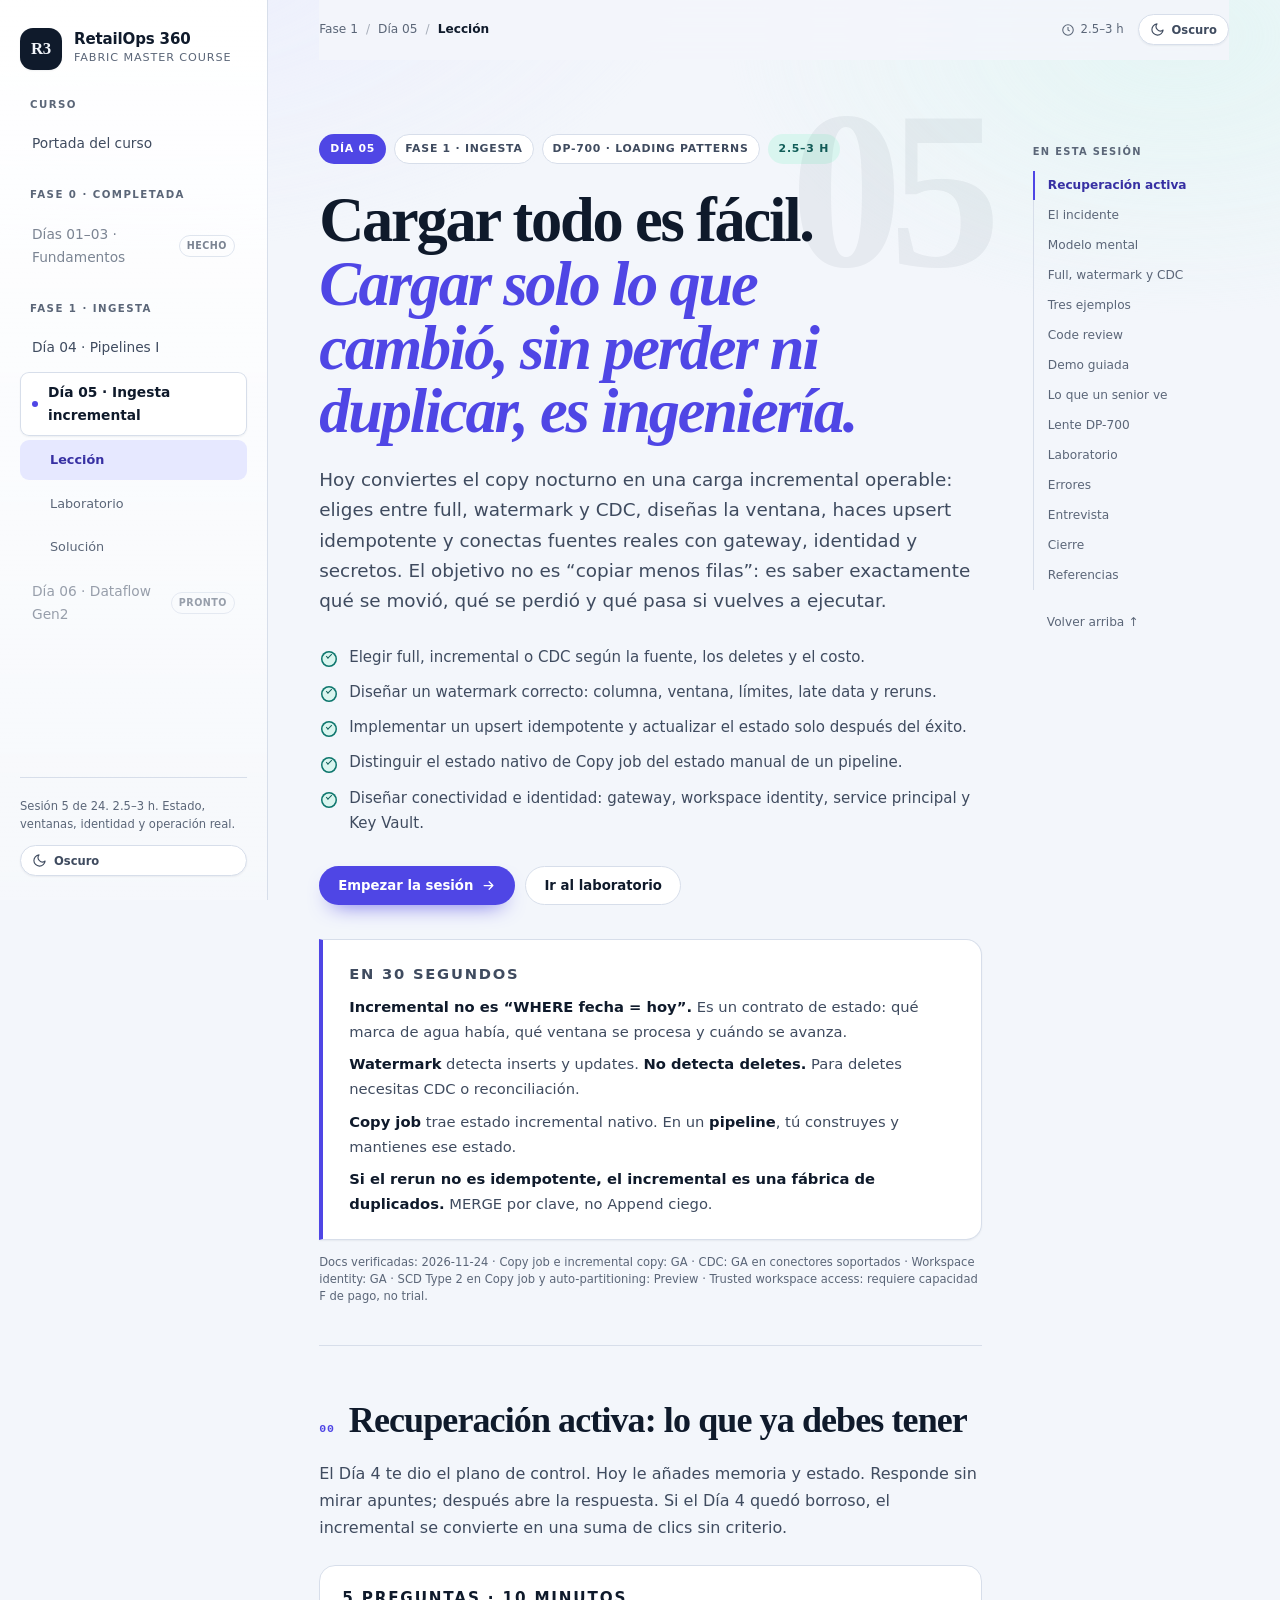
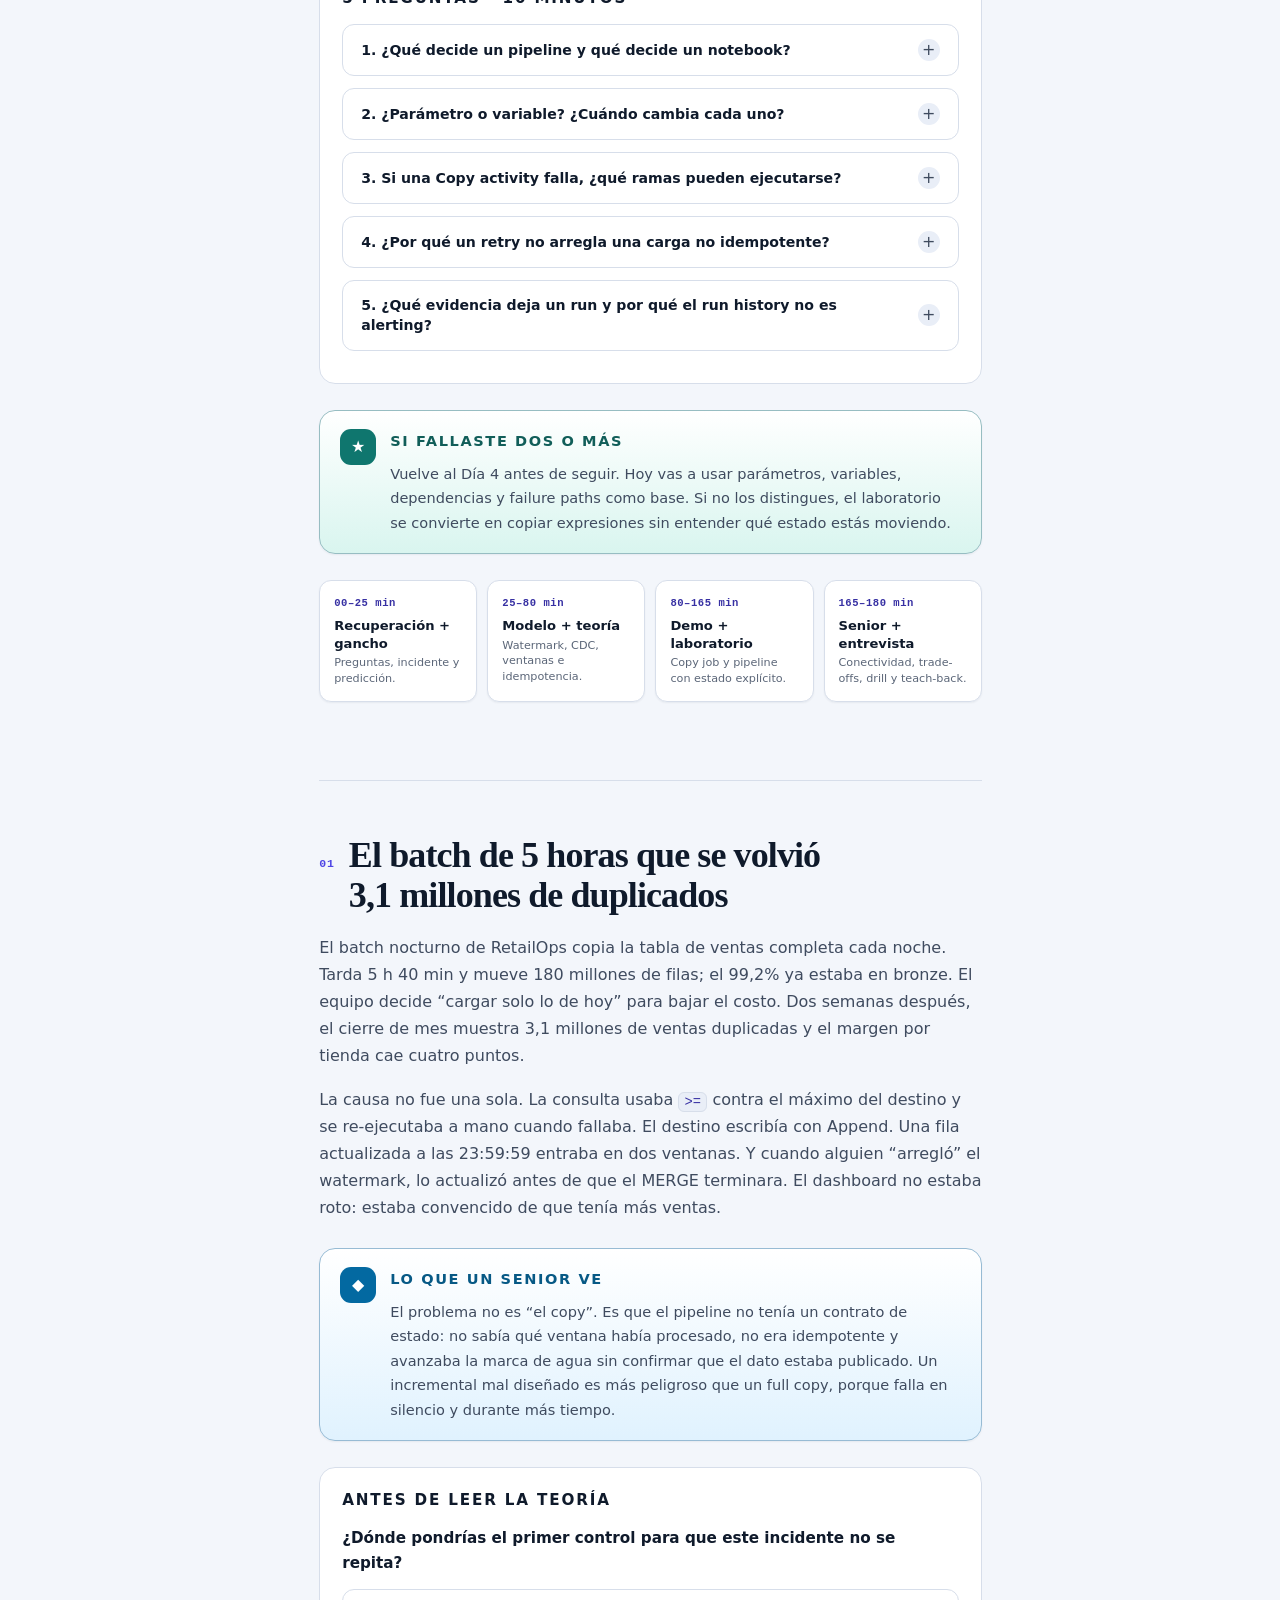
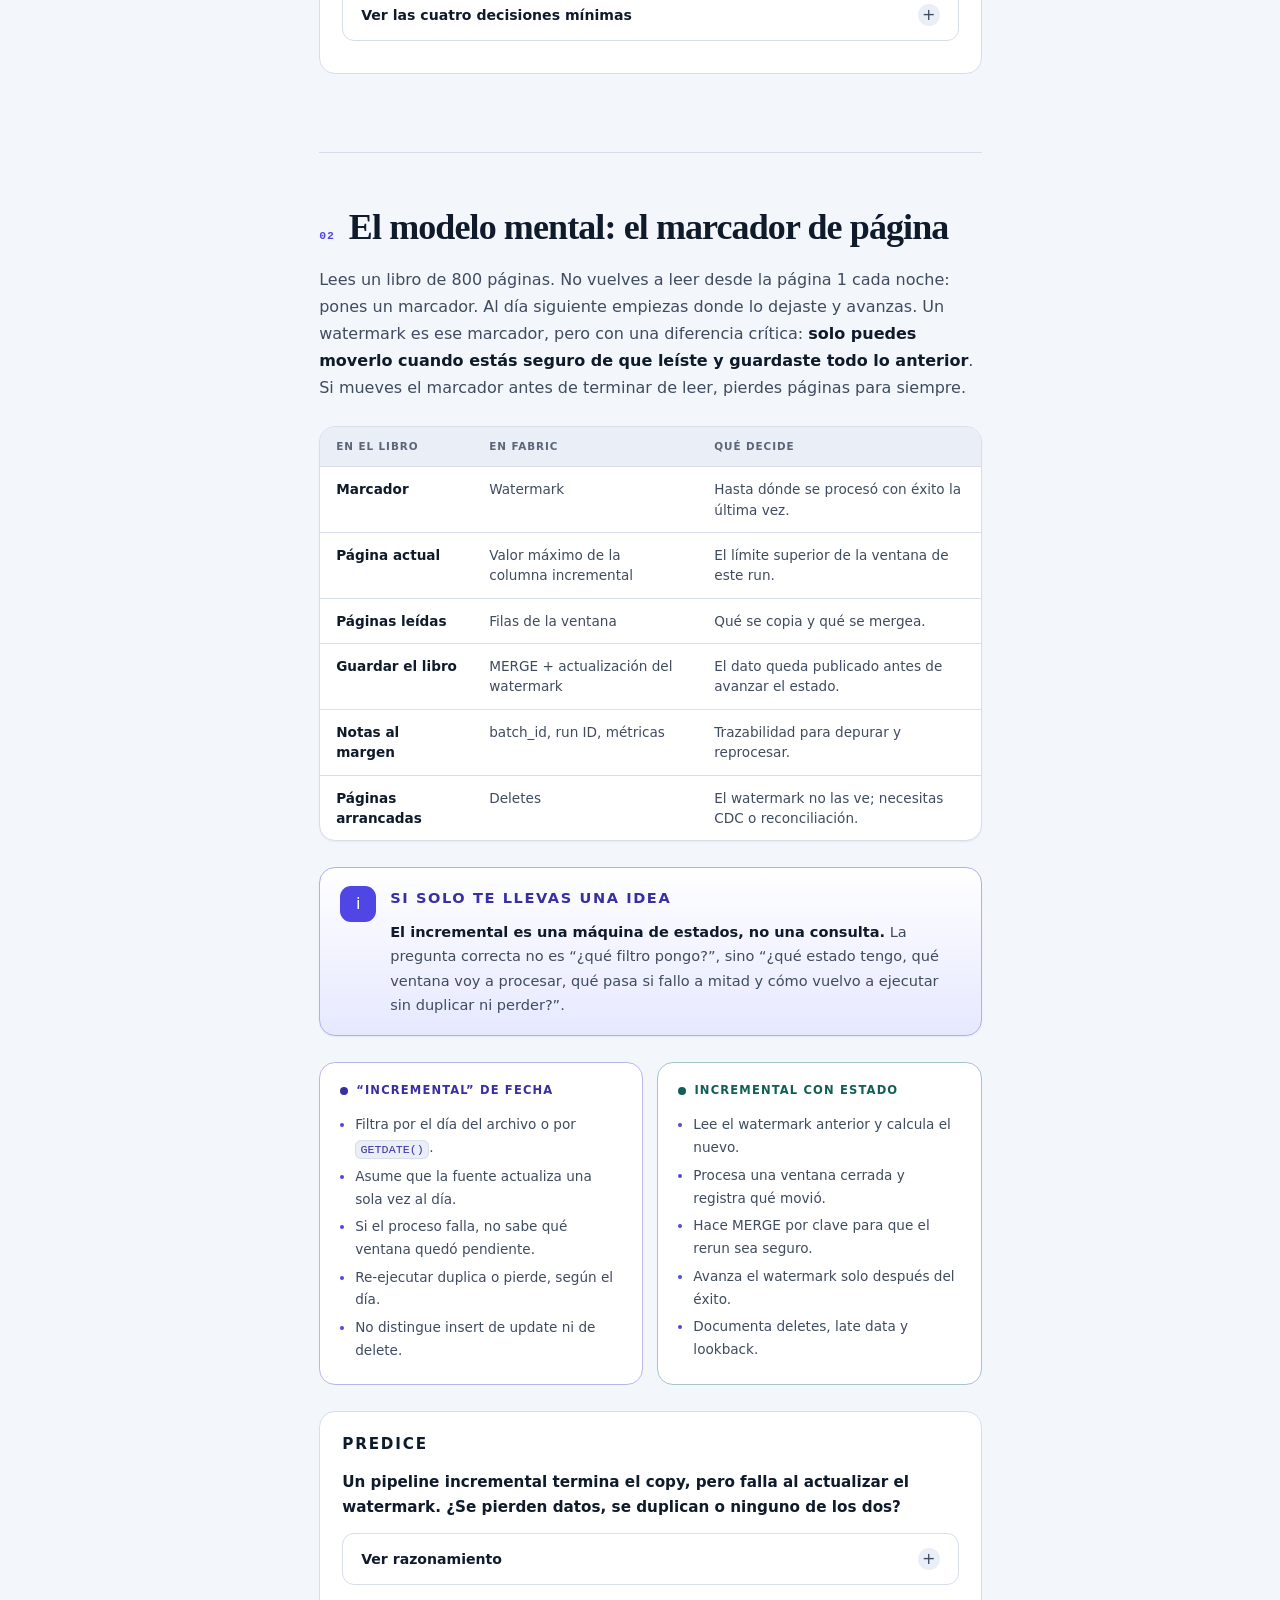
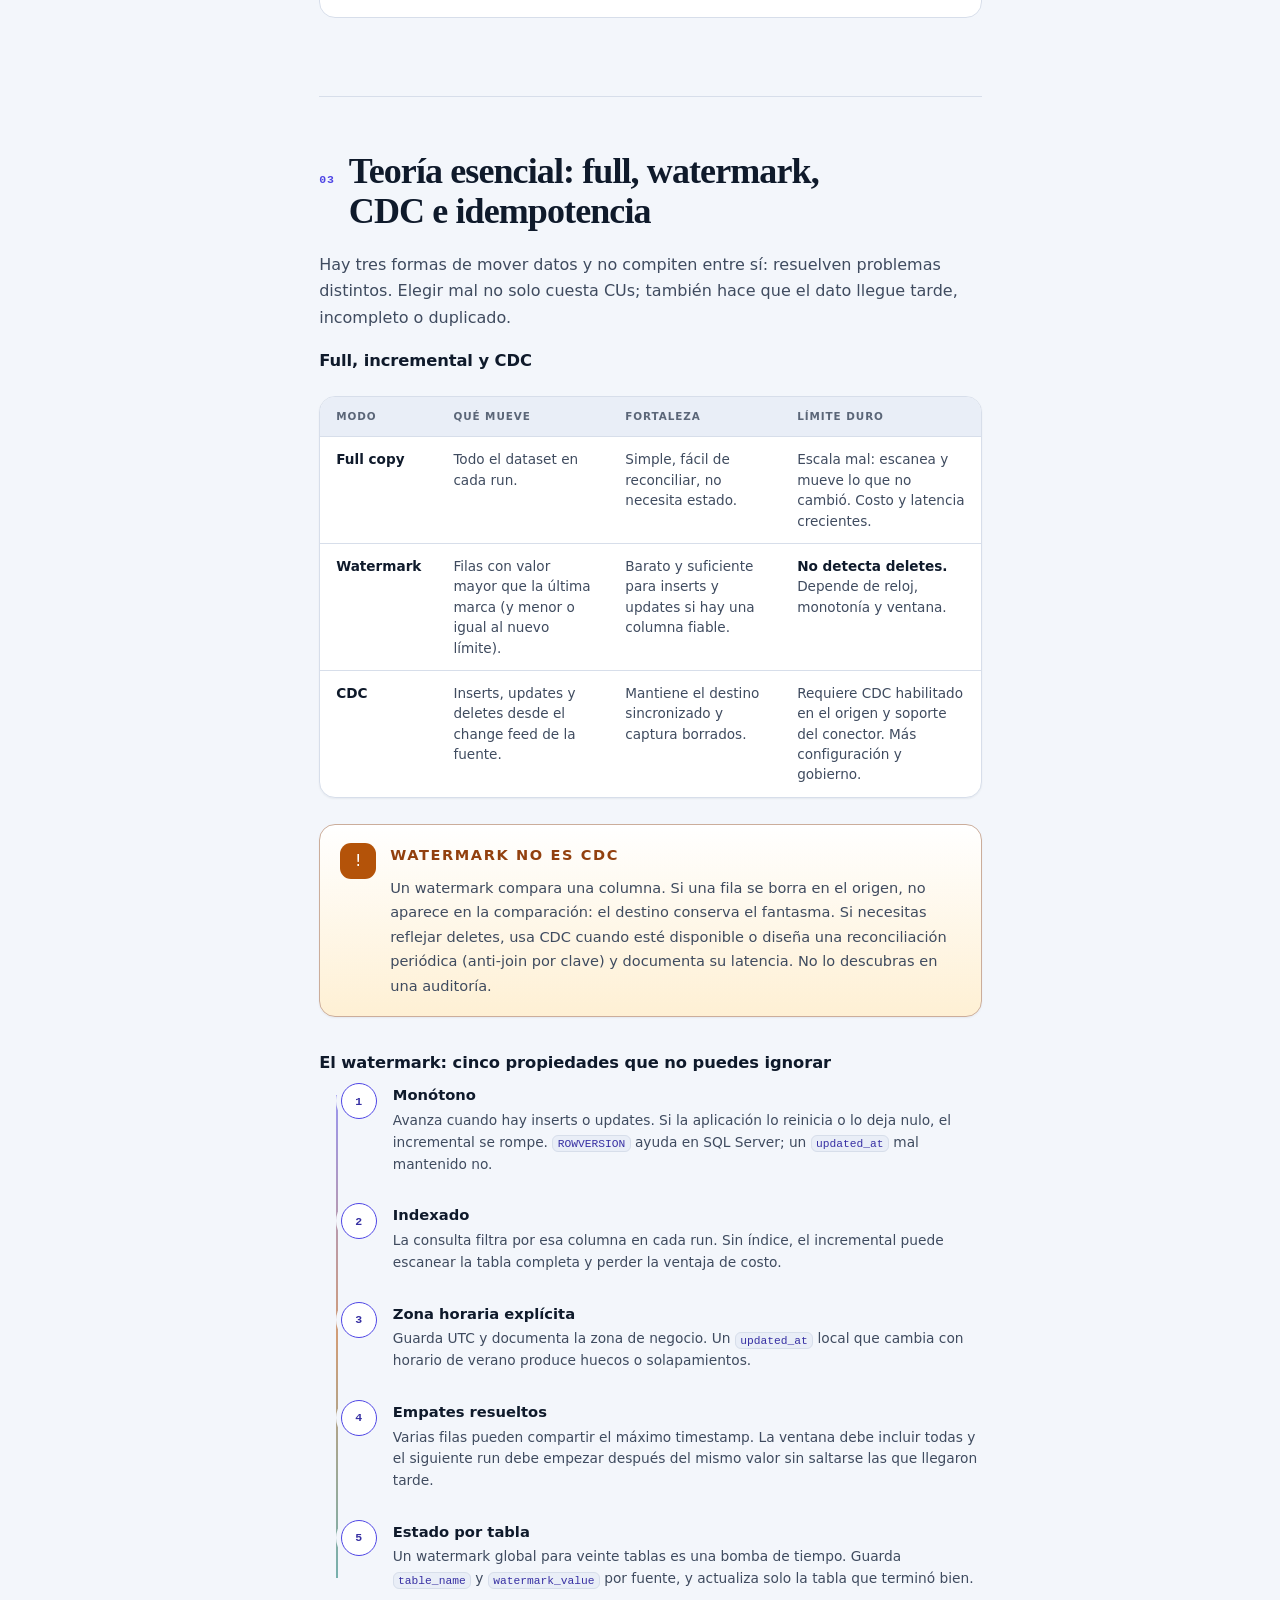
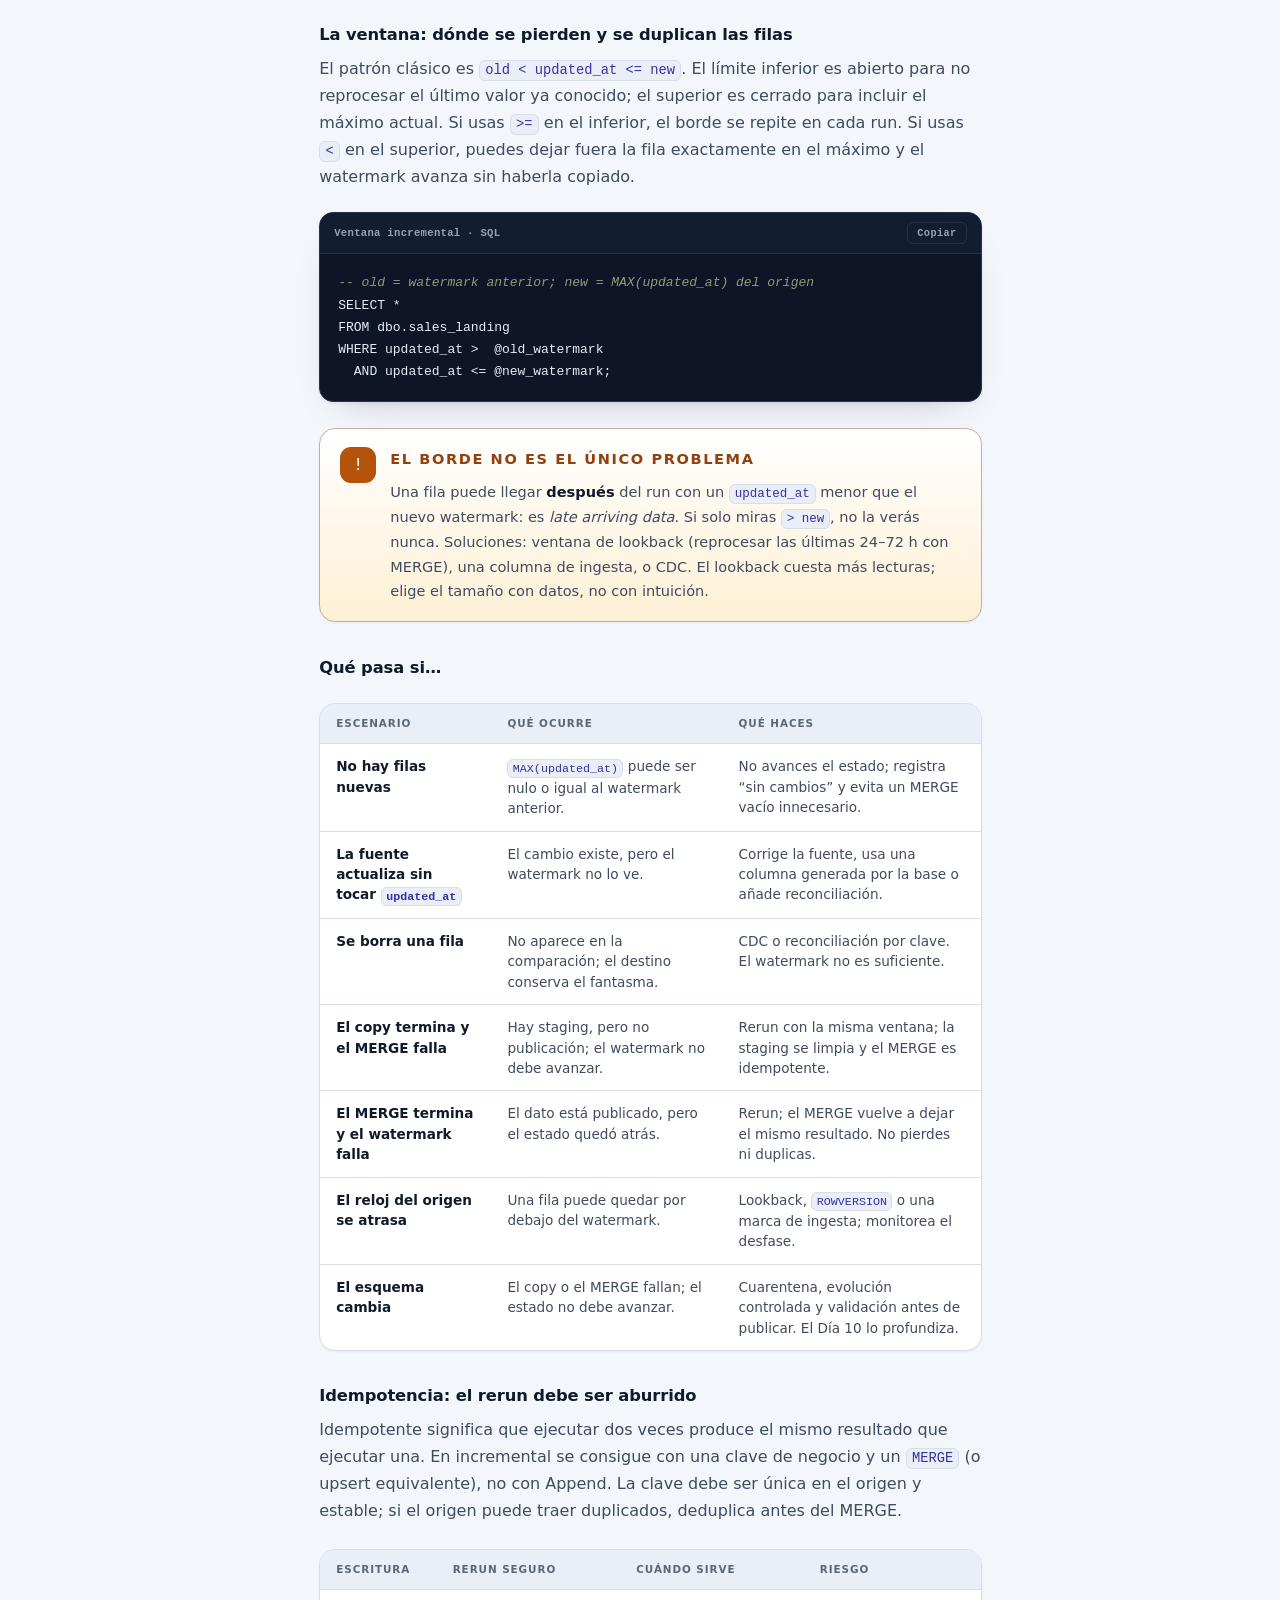
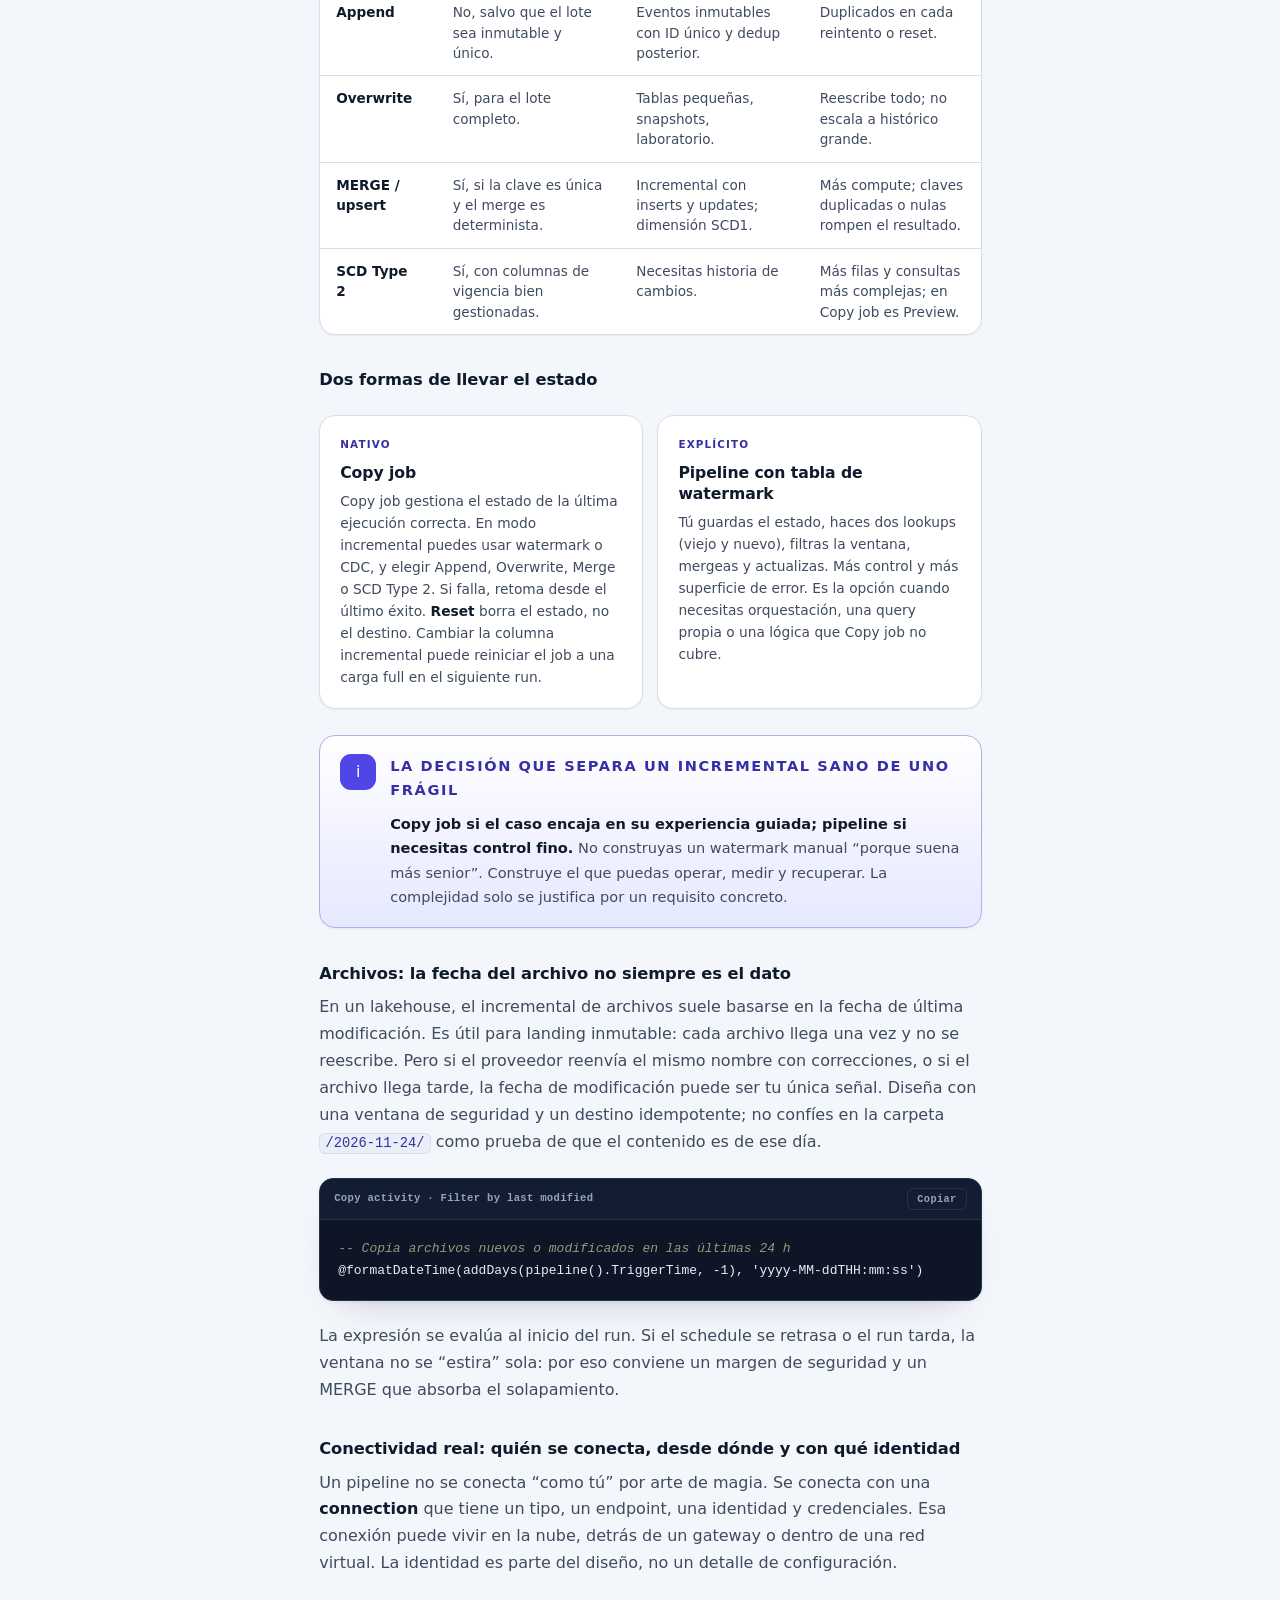
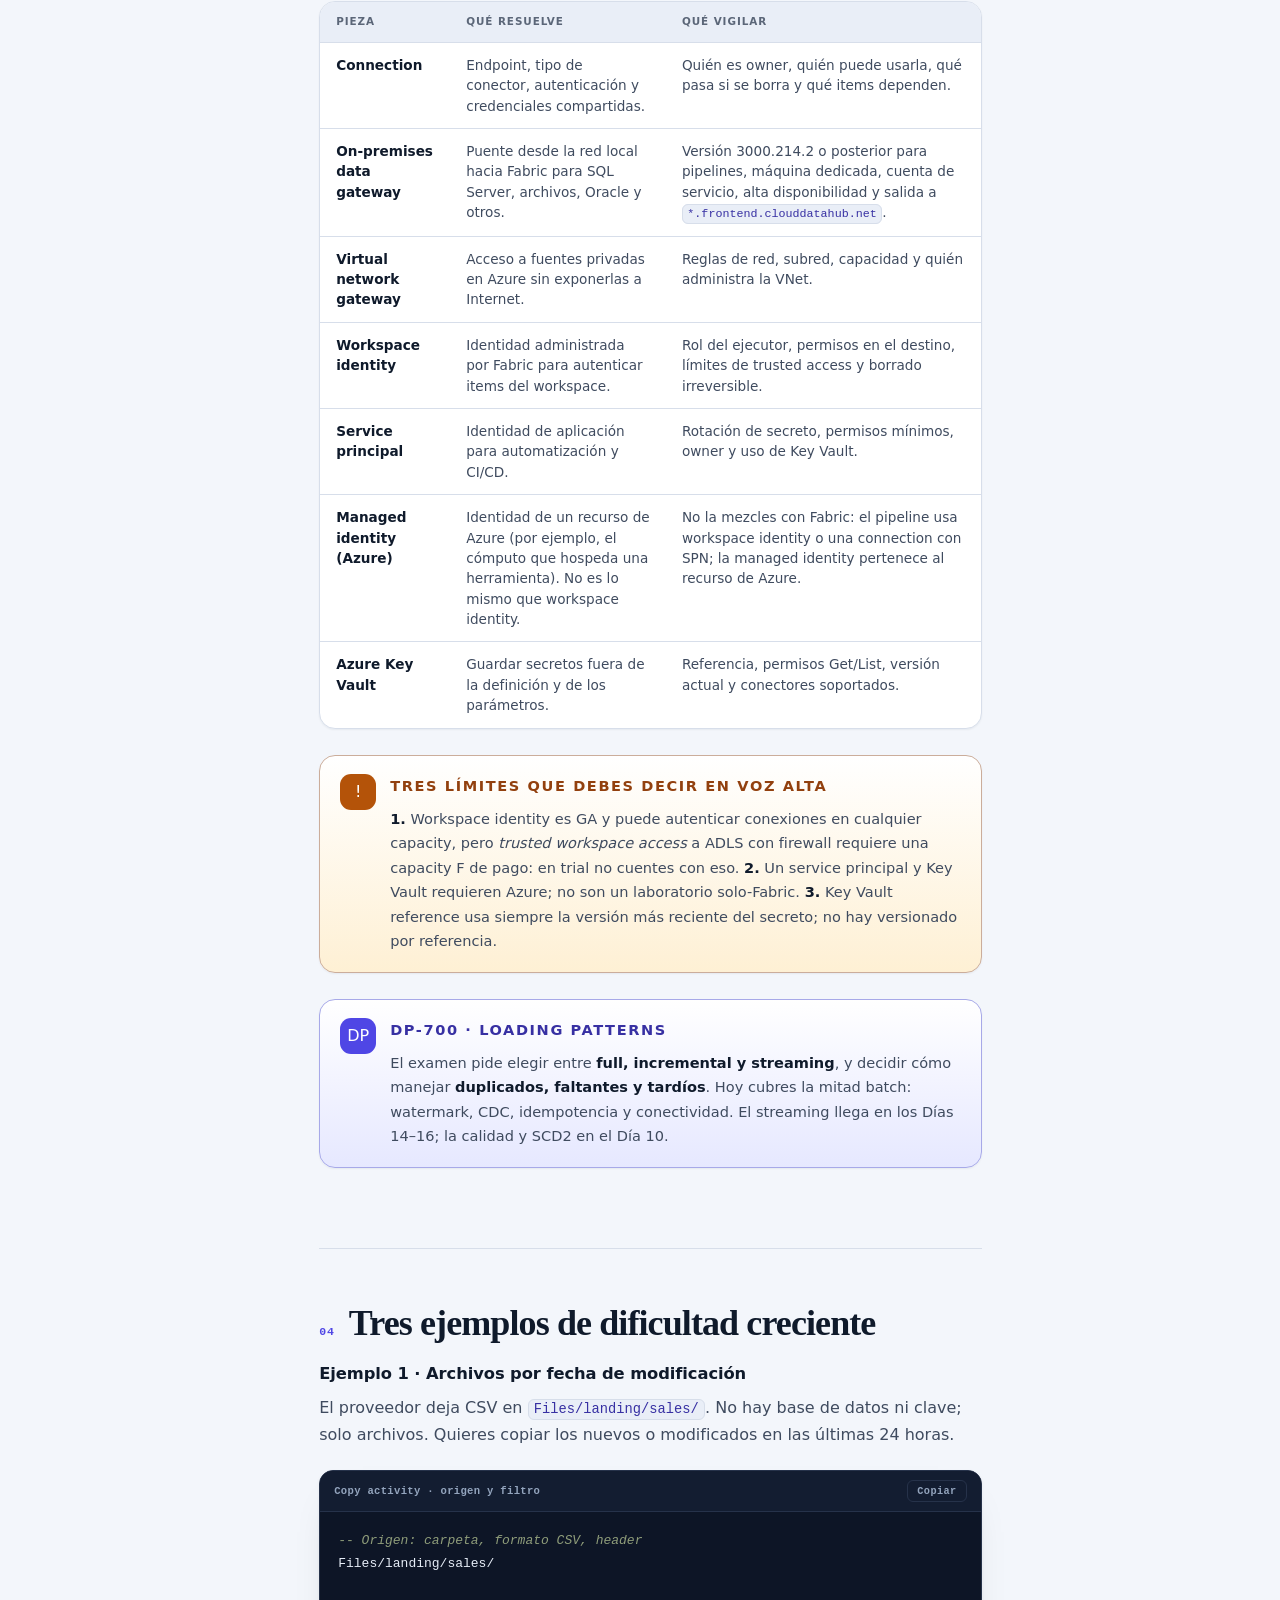
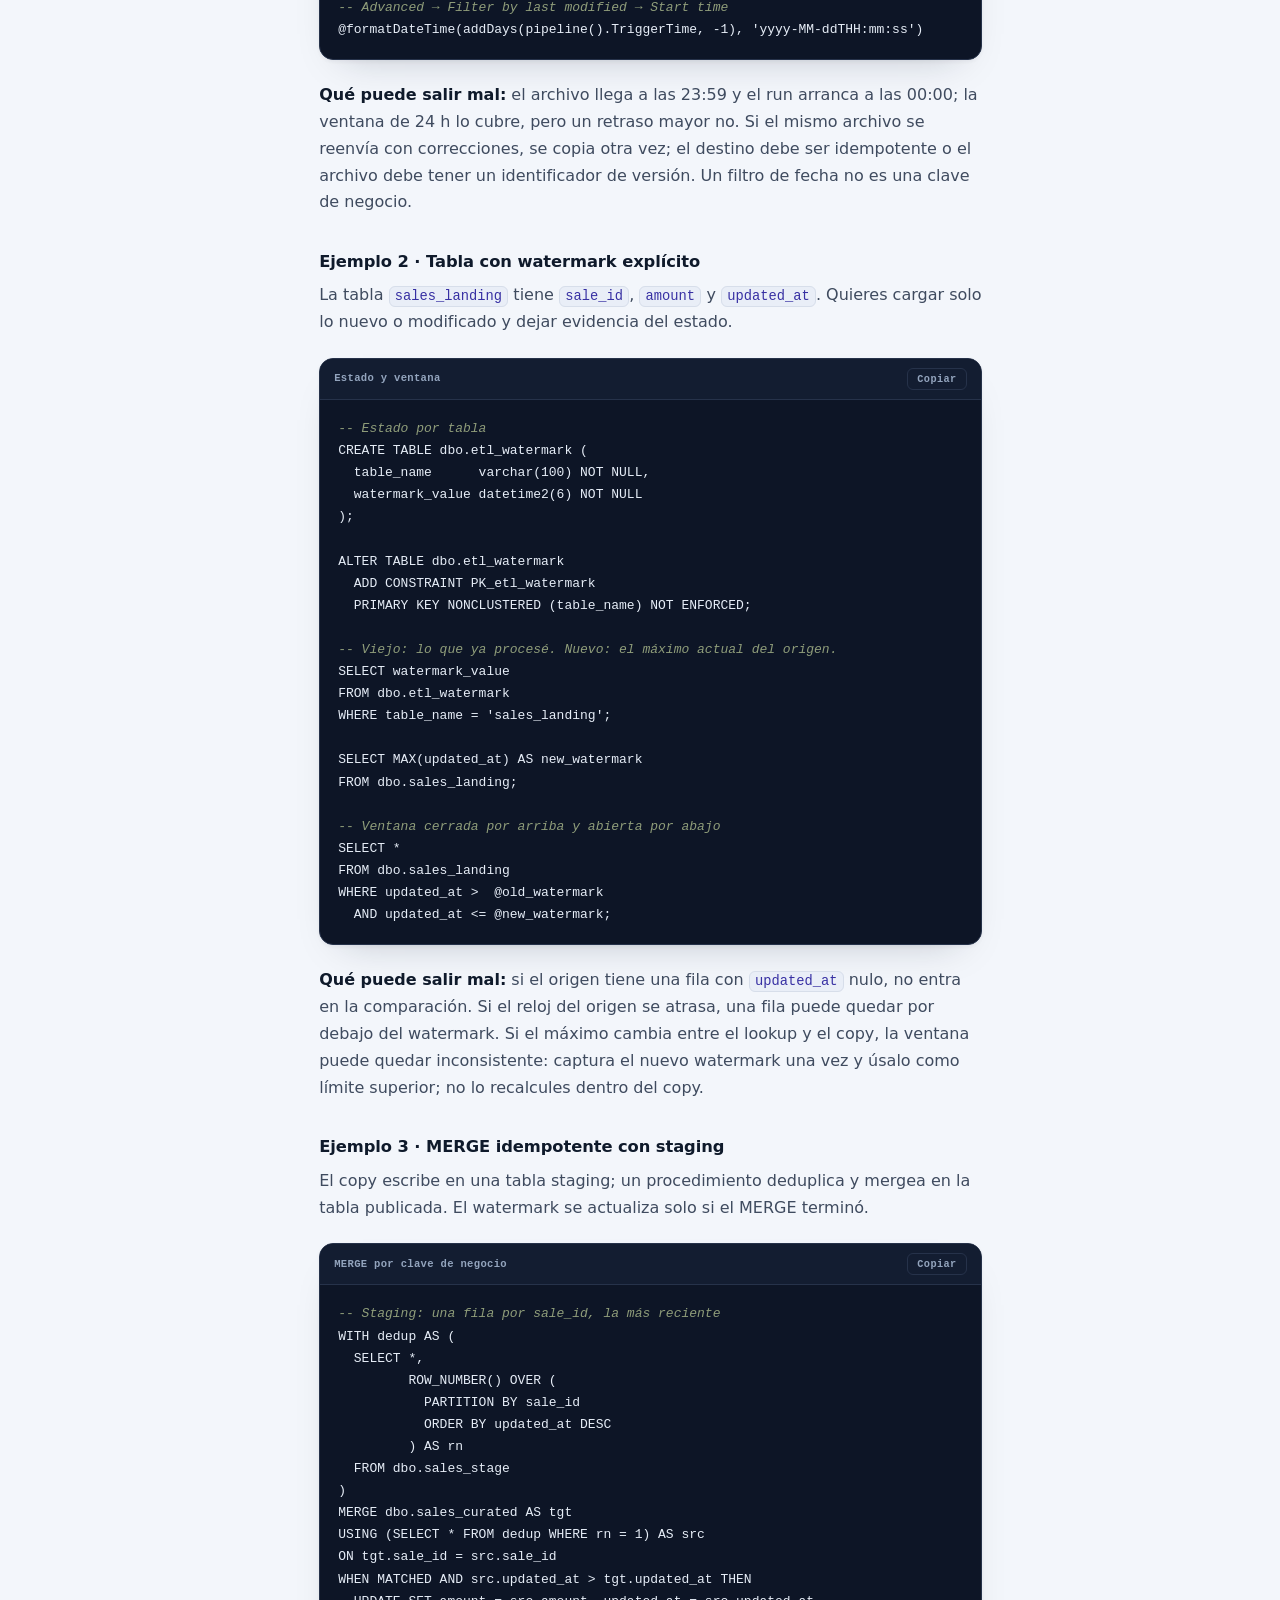
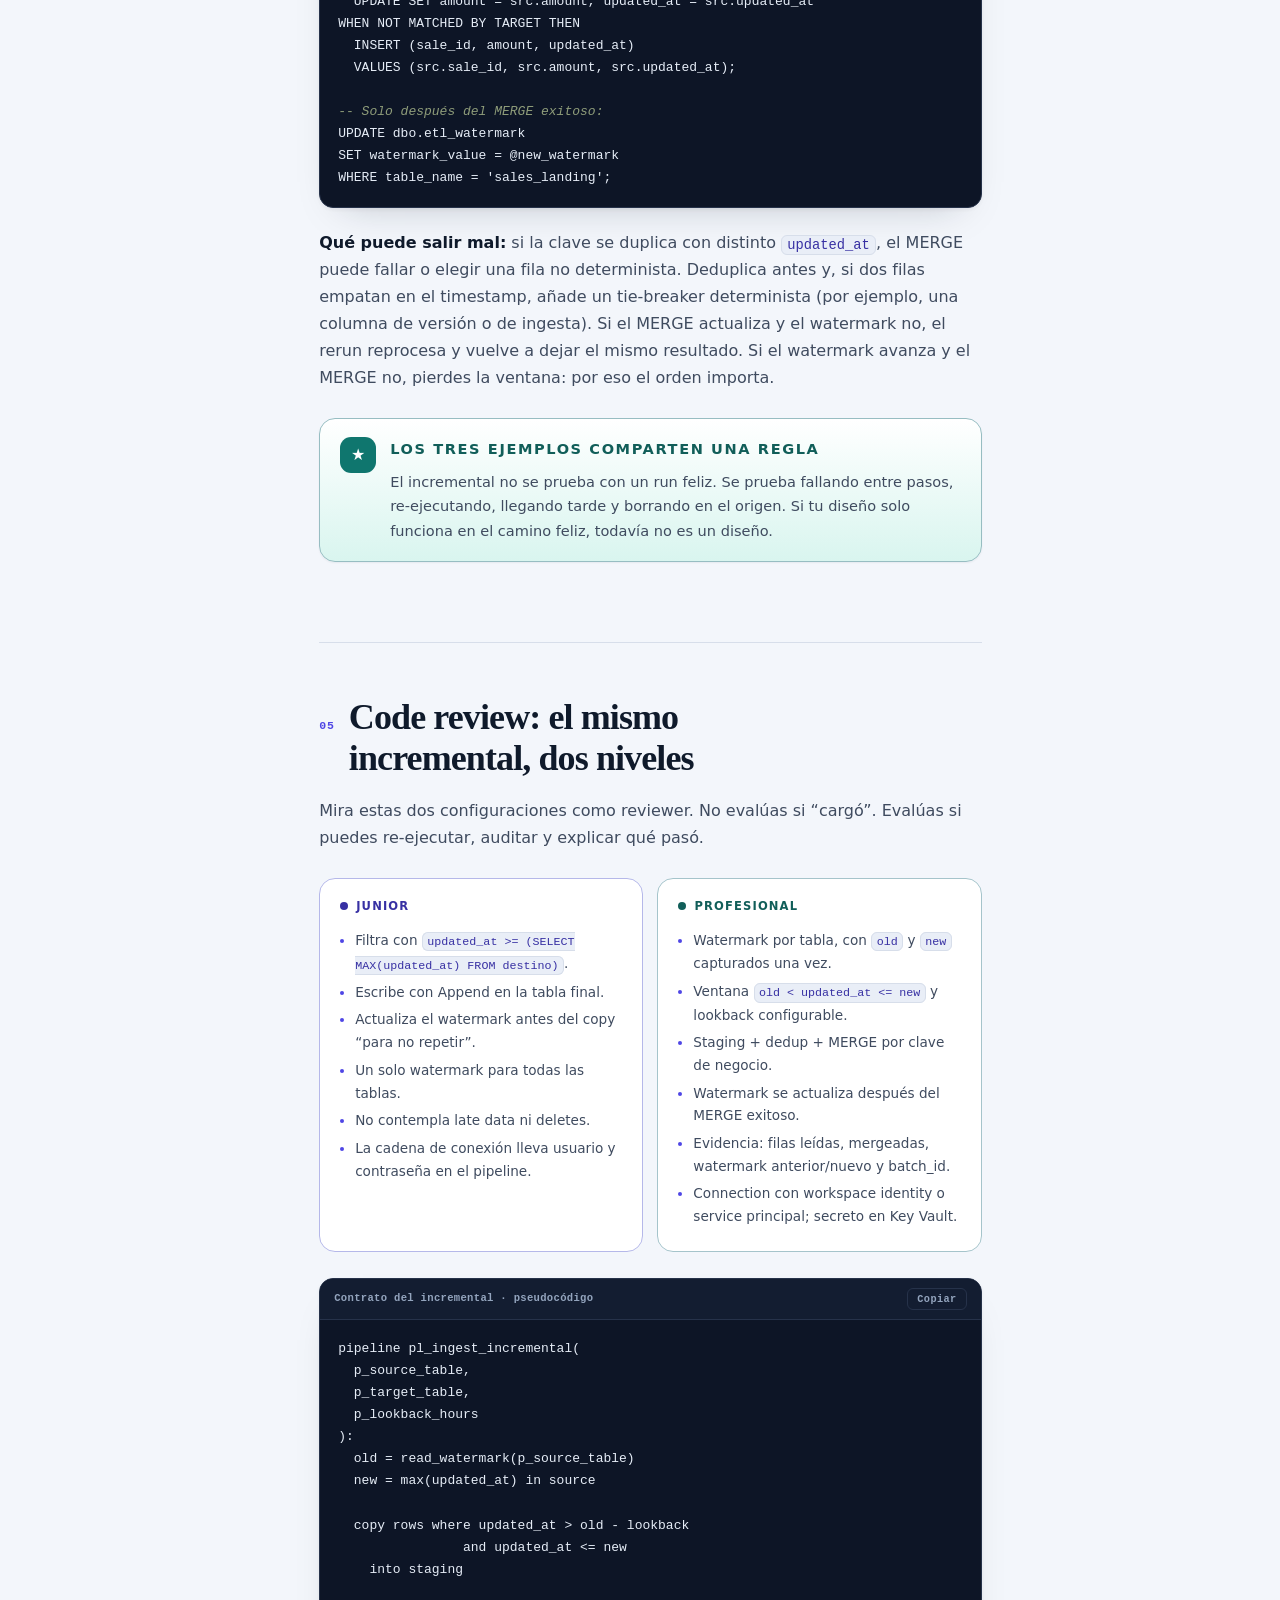
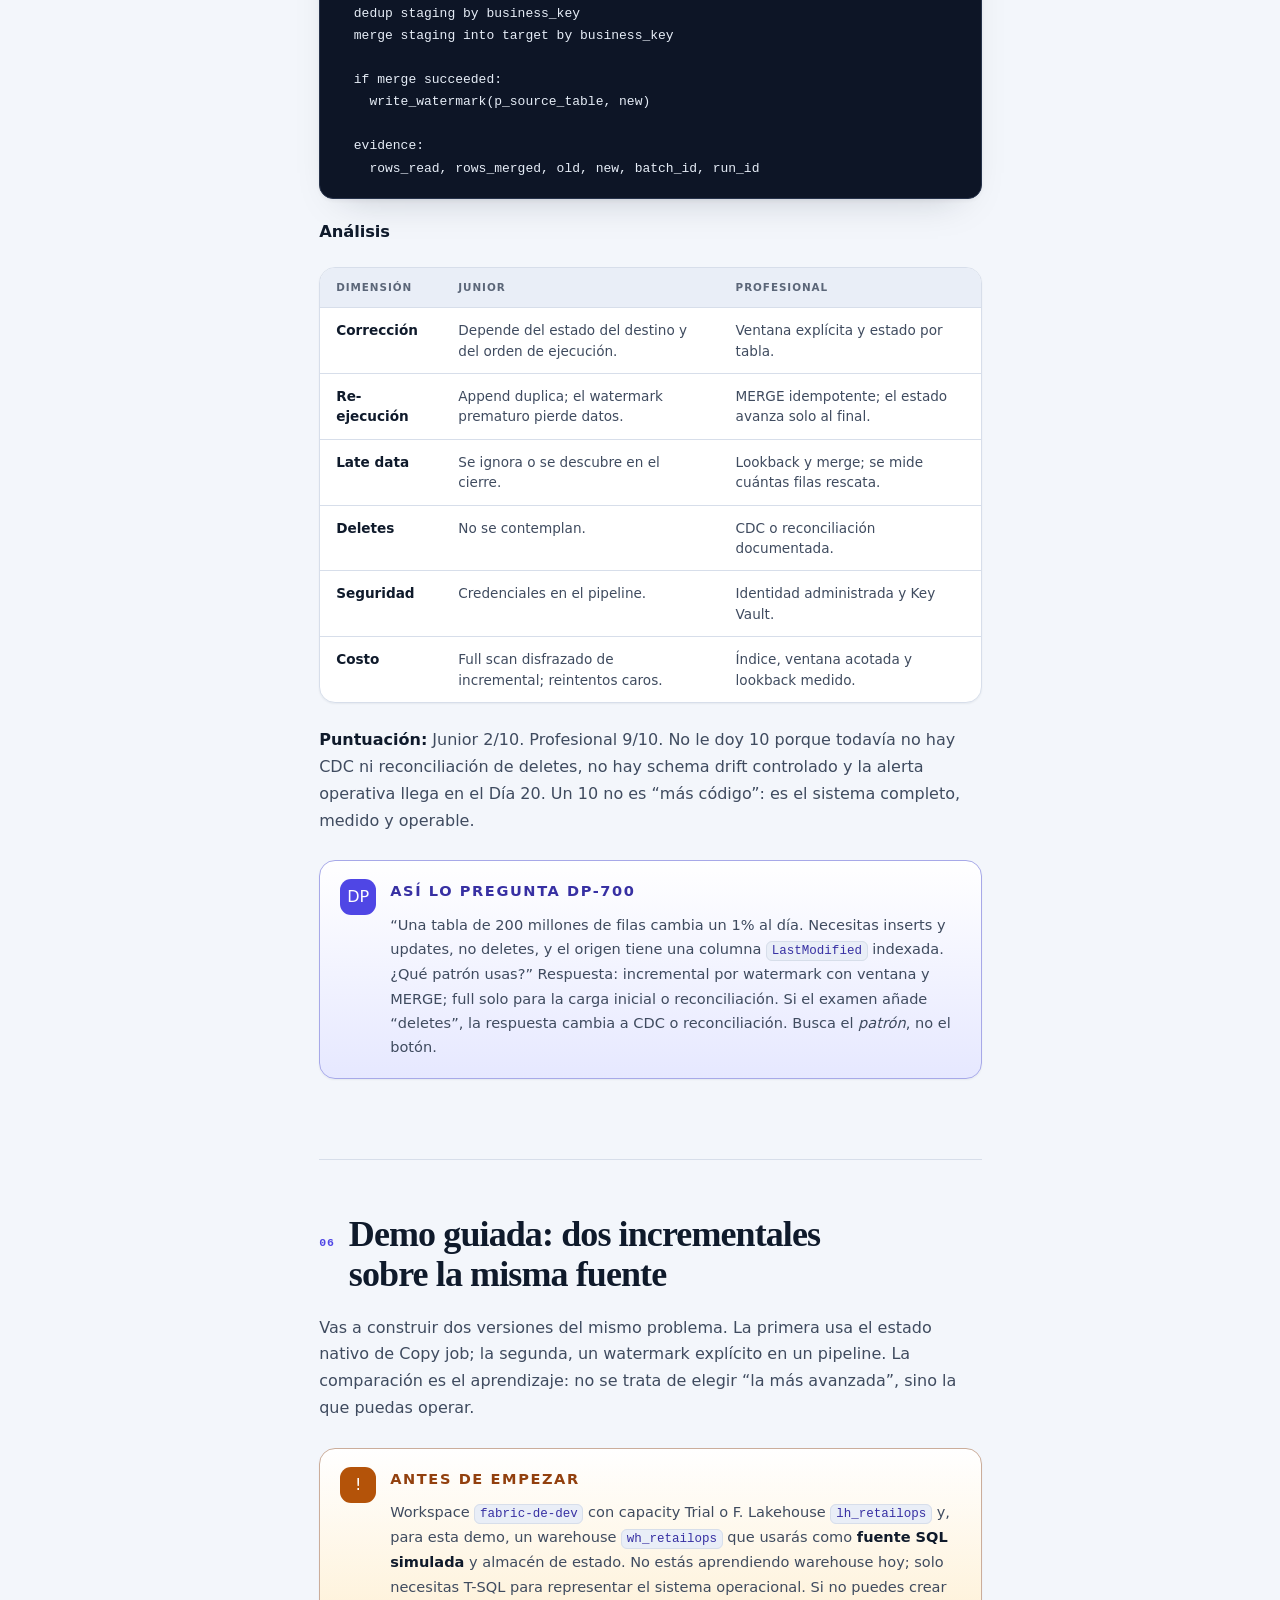
<file: lessons/dia-05-ingesta-incremental.html>
<!DOCTYPE html>
<html lang="es">
<head>
  <meta charset="utf-8">
  <meta name="viewport" content="width=device-width, initial-scale=1">
  <title>Día 05 · Ingesta incremental y conectividad · RetailOps 360</title>
  <meta name="description" content="Sesión 5 del Microsoft Fabric Master Course: full vs incremental, watermark, CDC, idempotencia, upsert, Copy job, gateways, workspace identity, service principal y Key Vault.">
  <link rel="stylesheet" href="../assets/course.css">
  <script>
    try {
      var t = localStorage.getItem("fabric-theme");
      if (t) document.documentElement.dataset.theme = t;
      else if (matchMedia("(prefers-color-scheme: dark)").matches) {
        document.documentElement.dataset.theme = "dark";
      }
    } catch (e) {}
  </script>
</head>
<body>
  <a class="skip-link" href="#contenido">Saltar al contenido</a>
  <div class="reading-progress" id="readingProgress" aria-hidden="true"></div>

  <div class="shell">
    <aside class="sidebar">
      <a class="brand" href="../index.html">
        <span class="brand-mark">R3</span>
        <span>
          <strong>RetailOps 360</strong>
          <small>Fabric Master Course</small>
        </span>
      </a>

      <nav class="side-nav" aria-label="Navegación del curso">
        <p class="nav-label">Curso</p>
        <a class="side-link" href="../index.html">Portada del curso</a>

        <p class="nav-label">Fase 0 · Completada</p>
        <span class="side-link is-complete">Días 01–03 · Fundamentos</span>

        <p class="nav-label">Fase 1 · Ingesta</p>
        <a class="side-link" href="dia-04-data-factory-pipelines-i.html">Día 04 · Pipelines I</a>
        <a class="side-link is-active" href="dia-05-ingesta-incremental.html" aria-current="page">Día 05 · Ingesta incremental</a>
        <a class="side-link side-link--sub is-active" href="dia-05-ingesta-incremental.html">Lección</a>
        <a class="side-link side-link--sub" href="../exercises/dia-05-ejercicios.html">Laboratorio</a>
        <a class="side-link side-link--sub" href="../solutions/dia-05-solucion.html">Solución</a>
        <a class="side-link is-locked" href="#" aria-disabled="true" tabindex="-1">Día 06 · Dataflow Gen2</a>
      </nav>

      <div class="sidebar-footer">
        <p class="sidebar-note">Sesión 5 de 24. 2.5–3 h. Estado, ventanas, identidad y operación real.</p>
        <button class="theme-toggle" type="button" aria-label="Cambiar tema" aria-pressed="false">
          <svg class="icon-sun" viewBox="0 0 24 24" aria-hidden="true"><circle cx="12" cy="12" r="4"/><path d="M12 2v2M12 20v2M4.9 4.9l1.4 1.4M17.7 17.7l1.4 1.4M2 12h2M20 12h2M4.9 19.1l1.4-1.4M17.7 6.3l1.4-1.4"/></svg>
          <svg class="icon-moon" viewBox="0 0 24 24" aria-hidden="true"><path d="M21 12.8A9 9 0 1 1 11.2 3a7 7 0 0 0 9.8 9.8Z"/></svg>
          <span class="theme-toggle__label">Oscuro</span>
        </button>
      </div>
    </aside>

    <main class="main" id="contenido">
      <div class="topbar">
        <div class="crumbs">
          <span>Fase 1</span><span aria-hidden="true">/</span><span>Día 05</span><span aria-hidden="true">/</span><strong>Lección</strong>
        </div>
        <div class="topbar-meta">
          <span class="read-time">
            <svg viewBox="0 0 24 24" aria-hidden="true"><circle cx="12" cy="12" r="9"/><path d="M12 7v5l3 2"/></svg>
            2.5–3 h
          </span>
          <button class="theme-toggle" type="button" aria-label="Cambiar tema" aria-pressed="false">
            <svg class="icon-sun" viewBox="0 0 24 24" aria-hidden="true"><circle cx="12" cy="12" r="4"/><path d="M12 2v2M12 20v2M4.9 4.9l1.4 1.4M17.7 17.7l1.4 1.4M2 12h2M20 12h2M4.9 19.1l1.4-1.4M17.7 6.3l1.4-1.4"/></svg>
            <svg class="icon-moon" viewBox="0 0 24 24" aria-hidden="true"><path d="M21 12.8A9 9 0 1 1 11.2 3a7 7 0 0 0 9.8 9.8Z"/></svg>
            <span class="theme-toggle__label">Oscuro</span>
          </button>
        </div>
      </div>

      <div class="page-grid">
        <article class="article">
          <header class="hero">
            <div class="hero-ornament" aria-hidden="true">05</div>
            <ul class="eyebrow">
              <li class="chip chip--accent">Día 05</li>
              <li class="chip">Fase 1 · Ingesta</li>
              <li class="chip">DP-700 · Loading patterns</li>
              <li class="chip chip--soft">2.5–3 h</li>
            </ul>
            <h1>Cargar todo es fácil. <em>Cargar solo lo que cambió, sin perder ni duplicar, es ingeniería.</em></h1>
            <p class="lede">
              Hoy conviertes el copy nocturno en una carga incremental operable: eliges
              entre full, watermark y CDC, diseñas la ventana, haces upsert idempotente y
              conectas fuentes reales con gateway, identidad y secretos. El objetivo no es
              “copiar menos filas”: es saber exactamente qué se movió, qué se perdió y qué
              pasa si vuelves a ejecutar.
            </p>

            <ul class="goals">
              <li>Elegir full, incremental o CDC según la fuente, los deletes y el costo.</li>
              <li>Diseñar un watermark correcto: columna, ventana, límites, late data y reruns.</li>
              <li>Implementar un upsert idempotente y actualizar el estado solo después del éxito.</li>
              <li>Distinguir el estado nativo de Copy job del estado manual de un pipeline.</li>
              <li>Diseñar conectividad e identidad: gateway, workspace identity, service principal y Key Vault.</li>
            </ul>

            <div class="hero-actions">
              <a class="btn btn--primary" href="#recuperacion">
                Empezar la sesión
                <svg viewBox="0 0 24 24" aria-hidden="true"><path d="M5 12h14M13 6l6 6-6 6"/></svg>
              </a>
              <a class="btn btn--ghost" href="../exercises/dia-05-ejercicios.html">Ir al laboratorio</a>
            </div>

            <div class="tldr">
              <p class="tldr__label">En 30 segundos</p>
              <p><strong>Incremental no es “WHERE fecha = hoy”.</strong> Es un contrato de estado: qué marca de agua había, qué ventana se procesa y cuándo se avanza.</p>
              <p><strong>Watermark</strong> detecta inserts y updates. <strong>No detecta deletes.</strong> Para deletes necesitas CDC o reconciliación.</p>
              <p><strong>Copy job</strong> trae estado incremental nativo. En un <strong>pipeline</strong>, tú construyes y mantienes ese estado.</p>
              <p><strong>Si el rerun no es idempotente, el incremental es una fábrica de duplicados.</strong> MERGE por clave, no Append ciego.</p>
            </div>
            <p class="meta-note">Docs verificadas: 2026-11-24 · Copy job e incremental copy: GA · CDC: GA en conectores soportados · Workspace identity: GA · SCD Type 2 en Copy job y auto-partitioning: Preview · Trusted workspace access: requiere capacidad F de pago, no trial.</p>
          </header>

          <!-- 00 -->
          <section class="section" id="recuperacion">
            <div class="section-head">
              <span class="section-index">00</span>
              <h2>Recuperación activa: lo que ya debes tener</h2>
            </div>

            <p>
              El Día 4 te dio el plano de control. Hoy le añades memoria y estado.
              Responde sin mirar apuntes; después abre la respuesta. Si el Día 4 quedó
              borroso, el incremental se convierte en una suma de clics sin criterio.
            </p>

            <div class="quiz">
              <p class="quiz__label">5 preguntas · 10 minutos</p>
              <details class="reveal">
                <summary>1. ¿Qué decide un pipeline y qué decide un notebook?</summary>
                <div class="reveal__body">
                  <p>El <strong>pipeline</strong> decide orden, dependencias, parámetros, reintentos y rutas de fallo. El <strong>notebook</strong> decide transformación: joins, ventanas, calidad, SCD2 o lógica de negocio. Mezclar las capas produce un pipeline imposible de probar.</p>
                </div>
              </details>
              <details class="reveal">
                <summary>2. ¿Parámetro o variable? ¿Cuándo cambia cada uno?</summary>
                <div class="reveal__body">
                  <p>El <strong>parámetro</strong> entra al run y no cambia durante ese run. La <strong>variable</strong> es estado interno que puede cambiar entre actividades. Si el valor llega desde fuera, parámetro; si lo calculas o acumulas dentro, variable.</p>
                </div>
              </details>
              <details class="reveal">
                <summary>3. Si una Copy activity falla, ¿qué ramas pueden ejecutarse?</summary>
                <div class="reveal__body">
                  <p>Las conectadas con <strong>On failure</strong> y las conectadas con <strong>On completion</strong>. El completion corre aunque haya fallo, así que sirve para auditoría o limpieza, no para transformar datos que asumen éxito.</p>
                </div>
              </details>
              <details class="reveal">
                <summary>4. ¿Por qué un retry no arregla una carga no idempotente?</summary>
                <div class="reveal__body">
                  <p>Porque el retry repite la escritura, no cambia su semántica. Si escribes con Append y el primer intento dejó filas a medias, el segundo añade más. El retry contiene fallos transitorios; la idempotencia se diseña con clave, MERGE o staging.</p>
                </div>
              </details>
              <details class="reveal">
                <summary>5. ¿Qué evidencia deja un run y por qué el run history no es alerting?</summary>
                <div class="reveal__body">
                  <p>Deja parámetros, actividades, output, filas, errores y run ID. Eso permite diagnosticar. <strong>No</strong> avisa a tiempo: enterarte a las 9 a.m. de un fallo de las 3 a.m. es diagnóstico tardío. Las alertas y runbooks llegan en el Día 20.</p>
                </div>
              </details>
            </div>

            <div class="callout callout--staff">
              <div class="callout__icon" aria-hidden="true">★</div>
              <div>
                <p class="callout__title">Si fallaste dos o más</p>
                <p>
                  Vuelve al Día 4 antes de seguir. Hoy vas a usar parámetros, variables,
                  dependencias y failure paths como base. Si no los distingues, el
                  laboratorio se convierte en copiar expresiones sin entender qué estado
                  estás moviendo.
                </p>
              </div>
            </div>

            <div class="agenda" aria-label="Agenda de la sesión">
              <div class="agenda__item">
                <span class="agenda__time">00–25 min</span>
                <strong>Recuperación + gancho</strong>
                <small>Preguntas, incidente y predicción.</small>
              </div>
              <div class="agenda__item">
                <span class="agenda__time">25–80 min</span>
                <strong>Modelo + teoría</strong>
                <small>Watermark, CDC, ventanas e idempotencia.</small>
              </div>
              <div class="agenda__item">
                <span class="agenda__time">80–165 min</span>
                <strong>Demo + laboratorio</strong>
                <small>Copy job y pipeline con estado explícito.</small>
              </div>
              <div class="agenda__item">
                <span class="agenda__time">165–180 min</span>
                <strong>Senior + entrevista</strong>
                <small>Conectividad, trade-offs, drill y teach-back.</small>
              </div>
            </div>
          </section>

          <!-- 01 -->
          <section class="section" id="gancho">
            <div class="section-head">
              <span class="section-index">01</span>
              <h2>El batch de 5 horas que se volvió 3,1 millones de duplicados</h2>
            </div>

            <p>
              El batch nocturno de RetailOps copia la tabla de ventas completa cada
              noche. Tarda 5 h 40 min y mueve 180 millones de filas; el 99,2% ya estaba
              en bronze. El equipo decide “cargar solo lo de hoy” para bajar el costo.
              Dos semanas después, el cierre de mes muestra 3,1 millones de ventas
              duplicadas y el margen por tienda cae cuatro puntos.
            </p>
            <p>
              La causa no fue una sola. La consulta usaba <code>&gt;=</code> contra el
              máximo del destino y se re-ejecutaba a mano cuando fallaba. El destino
              escribía con Append. Una fila actualizada a las 23:59:59 entraba en dos
              ventanas. Y cuando alguien “arregló” el watermark, lo actualizó antes de
              que el MERGE terminara. El dashboard no estaba roto: estaba convencido de
              que tenía más ventas.
            </p>

            <div class="callout callout--story">
              <div class="callout__icon" aria-hidden="true">◆</div>
              <div>
                <p class="callout__title">Lo que un senior ve</p>
                <p>
                  El problema no es “el copy”. Es que el pipeline no tenía un contrato de
                  estado: no sabía qué ventana había procesado, no era idempotente y
                  avanzaba la marca de agua sin confirmar que el dato estaba publicado.
                  Un incremental mal diseñado es más peligroso que un full copy, porque
                  falla en silencio y durante más tiempo.
                </p>
              </div>
            </div>

            <div class="quiz">
              <p class="quiz__label">Antes de leer la teoría</p>
              <p>¿Dónde pondrías el primer control para que este incidente no se repita?</p>
              <details class="reveal">
                <summary>Ver las cuatro decisiones mínimas</summary>
                <div class="reveal__body">
                  <ol>
                    <li><strong>Ventana explícita</strong>: un límite inferior y uno superior, con una regla clara para el borde.</li>
                    <li><strong>Idempotencia</strong>: MERGE por clave de negocio, no Append ciego.</li>
                    <li><strong>Orden de estado</strong>: primero publicar el dato, después avanzar el watermark.</li>
                    <li><strong>Evidencia</strong>: filas leídas, filas mergeadas, watermark anterior y nuevo, y un batch_id.</li>
                  </ol>
                  <p>
                    Ninguna de las cuatro es “escribir mejor SQL”. Son decisiones de
                    estado, concurrencia y recuperación. Ese es el tema de hoy.
                  </p>
                </div>
              </details>
            </div>
          </section>

          <!-- 02 -->
          <section class="section" id="modelo">
            <div class="section-head">
              <span class="section-index">02</span>
              <h2>El modelo mental: el marcador de página</h2>
            </div>

            <p>
              Lees un libro de 800 páginas. No vuelves a leer desde la página 1 cada
              noche: pones un marcador. Al día siguiente empiezas donde lo dejaste y
              avanzas. Un watermark es ese marcador, pero con una diferencia crítica:
              <strong>solo puedes moverlo cuando estás seguro de que leíste y guardaste
              todo lo anterior</strong>. Si mueves el marcador antes de terminar de leer,
              pierdes páginas para siempre.
            </p>

            <div class="table-wrap">
              <table>
                <thead>
                  <tr>
                    <th scope="col">En el libro</th>
                    <th scope="col">En Fabric</th>
                    <th scope="col">Qué decide</th>
                  </tr>
                </thead>
                <tbody>
                  <tr>
                    <th scope="row">Marcador</th>
                    <td>Watermark</td>
                    <td>Hasta dónde se procesó con éxito la última vez.</td>
                  </tr>
                  <tr>
                    <th scope="row">Página actual</th>
                    <td>Valor máximo de la columna incremental</td>
                    <td>El límite superior de la ventana de este run.</td>
                  </tr>
                  <tr>
                    <th scope="row">Páginas leídas</th>
                    <td>Filas de la ventana</td>
                    <td>Qué se copia y qué se mergea.</td>
                  </tr>
                  <tr>
                    <th scope="row">Guardar el libro</th>
                    <td>MERGE + actualización del watermark</td>
                    <td>El dato queda publicado antes de avanzar el estado.</td>
                  </tr>
                  <tr>
                    <th scope="row">Notas al margen</th>
                    <td>batch_id, run ID, métricas</td>
                    <td>Trazabilidad para depurar y reprocesar.</td>
                  </tr>
                  <tr>
                    <th scope="row">Páginas arrancadas</th>
                    <td>Deletes</td>
                    <td>El watermark no las ve; necesitas CDC o reconciliación.</td>
                  </tr>
                </tbody>
              </table>
            </div>

            <div class="callout callout--key">
              <div class="callout__icon" aria-hidden="true">i</div>
              <div>
                <p class="callout__title">Si solo te llevas una idea</p>
                <p>
                  <strong>El incremental es una máquina de estados, no una consulta.</strong>
                  La pregunta correcta no es “¿qué filtro pongo?”, sino “¿qué estado
                  tengo, qué ventana voy a procesar, qué pasa si fallo a mitad y cómo
                  vuelvo a ejecutar sin duplicar ni perder?”.
                </p>
              </div>
            </div>

            <div class="compare">
              <div class="compare__col compare__col--bad">
                <p class="compare__head">“Incremental” de fecha</p>
                <ul>
                  <li>Filtra por el día del archivo o por <code>GETDATE()</code>.</li>
                  <li>Asume que la fuente actualiza una sola vez al día.</li>
                  <li>Si el proceso falla, no sabe qué ventana quedó pendiente.</li>
                  <li>Re-ejecutar duplica o pierde, según el día.</li>
                  <li>No distingue insert de update ni de delete.</li>
                </ul>
              </div>
              <div class="compare__col compare__col--good">
                <p class="compare__head">Incremental con estado</p>
                <ul>
                  <li>Lee el watermark anterior y calcula el nuevo.</li>
                  <li>Procesa una ventana cerrada y registra qué movió.</li>
                  <li>Hace MERGE por clave para que el rerun sea seguro.</li>
                  <li>Avanza el watermark solo después del éxito.</li>
                  <li>Documenta deletes, late data y lookback.</li>
                </ul>
              </div>
            </div>

            <div class="quiz">
              <p class="quiz__label">Predice</p>
              <p>Un pipeline incremental termina el copy, pero falla al actualizar el watermark. ¿Se pierden datos, se duplican o ninguno de los dos?</p>
              <details class="reveal">
                <summary>Ver razonamiento</summary>
                <div class="reveal__body">
                  <span class="answer answer--yes">Depende del orden y del write mode</span>
                  <p>
                    Si el dato ya se publicó con <strong>MERGE</strong> y el watermark no
                    avanzó, el siguiente run reprocesa la misma ventana. El MERGE vuelve
                    a dejar el mismo resultado: no pierdes ni duplicas. Si el destino era
                    <strong>Append</strong>, el rerun duplica. Y si el watermark hubiera
                    avanzado antes del copy, perderías la ventana. El orden no es un
                    detalle: es el diseño.
                  </p>
                </div>
              </details>
            </div>
          </section>

          <!-- 03 -->
          <section class="section" id="teoria">
            <div class="section-head">
              <span class="section-index">03</span>
              <h2>Teoría esencial: full, watermark, CDC e idempotencia</h2>
            </div>

            <p>
              Hay tres formas de mover datos y no compiten entre sí: resuelven
              problemas distintos. Elegir mal no solo cuesta CUs; también hace que el
              dato llegue tarde, incompleto o duplicado.
            </p>

            <h3>Full, incremental y CDC</h3>
            <div class="table-wrap">
              <table>
                <thead>
                  <tr>
                    <th scope="col">Modo</th>
                    <th scope="col">Qué mueve</th>
                    <th scope="col">Fortaleza</th>
                    <th scope="col">Límite duro</th>
                  </tr>
                </thead>
                <tbody>
                  <tr>
                    <th scope="row">Full copy</th>
                    <td>Todo el dataset en cada run.</td>
                    <td>Simple, fácil de reconciliar, no necesita estado.</td>
                    <td>Escala mal: escanea y mueve lo que no cambió. Costo y latencia crecientes.</td>
                  </tr>
                  <tr>
                    <th scope="row">Watermark</th>
                    <td>Filas con valor mayor que la última marca (y menor o igual al nuevo límite).</td>
                    <td>Barato y suficiente para inserts y updates si hay una columna fiable.</td>
                    <td><strong>No detecta deletes.</strong> Depende de reloj, monotonía y ventana.</td>
                  </tr>
                  <tr>
                    <th scope="row">CDC</th>
                    <td>Inserts, updates y deletes desde el change feed de la fuente.</td>
                    <td>Mantiene el destino sincronizado y captura borrados.</td>
                    <td>Requiere CDC habilitado en el origen y soporte del conector. Más configuración y gobierno.</td>
                  </tr>
                </tbody>
              </table>
            </div>

            <div class="callout callout--warn">
              <div class="callout__icon" aria-hidden="true">!</div>
              <div>
                <p class="callout__title">Watermark no es CDC</p>
                <p>
                  Un watermark compara una columna. Si una fila se borra en el origen,
                  no aparece en la comparación: el destino conserva el fantasma. Si
                  necesitas reflejar deletes, usa CDC cuando esté disponible o diseña
                  una reconciliación periódica (anti-join por clave) y documenta su
                  latencia. No lo descubras en una auditoría.
                </p>
              </div>
            </div>

            <h3>El watermark: cinco propiedades que no puedes ignorar</h3>
            <ol class="rail">
              <li>
                <span class="rail__dot">1</span>
                <span class="rail__title">Monótono</span>
                <span class="rail__body">Avanza cuando hay inserts o updates. Si la aplicación lo reinicia o lo deja nulo, el incremental se rompe. <code>ROWVERSION</code> ayuda en SQL Server; un <code>updated_at</code> mal mantenido no.</span>
              </li>
              <li>
                <span class="rail__dot">2</span>
                <span class="rail__title">Indexado</span>
                <span class="rail__body">La consulta filtra por esa columna en cada run. Sin índice, el incremental puede escanear la tabla completa y perder la ventaja de costo.</span>
              </li>
              <li>
                <span class="rail__dot">3</span>
                <span class="rail__title">Zona horaria explícita</span>
                <span class="rail__body">Guarda UTC y documenta la zona de negocio. Un <code>updated_at</code> local que cambia con horario de verano produce huecos o solapamientos.</span>
              </li>
              <li>
                <span class="rail__dot">4</span>
                <span class="rail__title">Empates resueltos</span>
                <span class="rail__body">Varias filas pueden compartir el máximo timestamp. La ventana debe incluir todas y el siguiente run debe empezar después del mismo valor sin saltarse las que llegaron tarde.</span>
              </li>
              <li>
                <span class="rail__dot">5</span>
                <span class="rail__title">Estado por tabla</span>
                <span class="rail__body">Un watermark global para veinte tablas es una bomba de tiempo. Guarda <code>table_name</code> y <code>watermark_value</code> por fuente, y actualiza solo la tabla que terminó bien.</span>
              </li>
            </ol>

            <h3>La ventana: dónde se pierden y se duplican las filas</h3>
            <p>
              El patrón clásico es <code>old &lt; updated_at &lt;= new</code>. El límite
              inferior es abierto para no reprocesar el último valor ya conocido; el
              superior es cerrado para incluir el máximo actual. Si usas
              <code>&gt;=</code> en el inferior, el borde se repite en cada run. Si usas
              <code>&lt;</code> en el superior, puedes dejar fuera la fila exactamente en
              el máximo y el watermark avanza sin haberla copiado.
            </p>

            <div class="code-block">
              <div class="code-head">
                <span class="code-head__file">Ventana incremental · SQL</span>
              </div>
              <pre><code><span class="tok-com">-- old = watermark anterior; new = MAX(updated_at) del origen</span>
SELECT *
FROM dbo.sales_landing
WHERE updated_at &gt;  @old_watermark
  AND updated_at &lt;= @new_watermark;</code></pre>
            </div>

            <div class="callout callout--warn">
              <div class="callout__icon" aria-hidden="true">!</div>
              <div>
                <p class="callout__title">El borde no es el único problema</p>
                <p>
                  Una fila puede llegar <strong>después</strong> del run con un
                  <code>updated_at</code> menor que el nuevo watermark: es <em>late
                  arriving data</em>. Si solo miras <code>&gt; new</code>, no la verás
                  nunca. Soluciones: ventana de lookback (reprocesar las últimas 24–72 h
                  con MERGE), una columna de ingesta, o CDC. El lookback cuesta más
                  lecturas; elige el tamaño con datos, no con intuición.
                </p>
              </div>
            </div>

            <h3>Qué pasa si…</h3>
            <div class="table-wrap">
              <table>
                <thead>
                  <tr>
                    <th scope="col">Escenario</th>
                    <th scope="col">Qué ocurre</th>
                    <th scope="col">Qué haces</th>
                  </tr>
                </thead>
                <tbody>
                  <tr>
                    <th scope="row">No hay filas nuevas</th>
                    <td><code>MAX(updated_at)</code> puede ser nulo o igual al watermark anterior.</td>
                    <td>No avances el estado; registra “sin cambios” y evita un MERGE vacío innecesario.</td>
                  </tr>
                  <tr>
                    <th scope="row">La fuente actualiza sin tocar <code>updated_at</code></th>
                    <td>El cambio existe, pero el watermark no lo ve.</td>
                    <td>Corrige la fuente, usa una columna generada por la base o añade reconciliación.</td>
                  </tr>
                  <tr>
                    <th scope="row">Se borra una fila</th>
                    <td>No aparece en la comparación; el destino conserva el fantasma.</td>
                    <td>CDC o reconciliación por clave. El watermark no es suficiente.</td>
                  </tr>
                  <tr>
                    <th scope="row">El copy termina y el MERGE falla</th>
                    <td>Hay staging, pero no publicación; el watermark no debe avanzar.</td>
                    <td>Rerun con la misma ventana; la staging se limpia y el MERGE es idempotente.</td>
                  </tr>
                  <tr>
                    <th scope="row">El MERGE termina y el watermark falla</th>
                    <td>El dato está publicado, pero el estado quedó atrás.</td>
                    <td>Rerun; el MERGE vuelve a dejar el mismo resultado. No pierdes ni duplicas.</td>
                  </tr>
                  <tr>
                    <th scope="row">El reloj del origen se atrasa</th>
                    <td>Una fila puede quedar por debajo del watermark.</td>
                    <td>Lookback, <code>ROWVERSION</code> o una marca de ingesta; monitorea el desfase.</td>
                  </tr>
                  <tr>
                    <th scope="row">El esquema cambia</th>
                    <td>El copy o el MERGE fallan; el estado no debe avanzar.</td>
                    <td>Cuarentena, evolución controlada y validación antes de publicar. El Día 10 lo profundiza.</td>
                  </tr>
                </tbody>
              </table>
            </div>

            <h3>Idempotencia: el rerun debe ser aburrido</h3>
            <p>
              Idempotente significa que ejecutar dos veces produce el mismo resultado
              que ejecutar una. En incremental se consigue con una clave de negocio y un
              <code>MERGE</code> (o upsert equivalente), no con Append. La clave debe
              ser única en el origen y estable; si el origen puede traer duplicados,
              deduplica antes del MERGE.
            </p>

            <div class="table-wrap">
              <table>
                <thead>
                  <tr>
                    <th scope="col">Escritura</th>
                    <th scope="col">Rerun seguro</th>
                    <th scope="col">Cuándo sirve</th>
                    <th scope="col">Riesgo</th>
                  </tr>
                </thead>
                <tbody>
                  <tr>
                    <th scope="row">Append</th>
                    <td>No, salvo que el lote sea inmutable y único.</td>
                    <td>Eventos inmutables con ID único y dedup posterior.</td>
                    <td>Duplicados en cada reintento o reset.</td>
                  </tr>
                  <tr>
                    <th scope="row">Overwrite</th>
                    <td>Sí, para el lote completo.</td>
                    <td>Tablas pequeñas, snapshots, laboratorio.</td>
                    <td>Reescribe todo; no escala a histórico grande.</td>
                  </tr>
                  <tr>
                    <th scope="row">MERGE / upsert</th>
                    <td>Sí, si la clave es única y el merge es determinista.</td>
                    <td>Incremental con inserts y updates; dimensión SCD1.</td>
                    <td>Más compute; claves duplicadas o nulas rompen el resultado.</td>
                  </tr>
                  <tr>
                    <th scope="row">SCD Type 2</th>
                    <td>Sí, con columnas de vigencia bien gestionadas.</td>
                    <td>Necesitas historia de cambios.</td>
                    <td>Más filas y consultas más complejas; en Copy job es Preview.</td>
                  </tr>
                </tbody>
              </table>
            </div>

            <h3>Dos formas de llevar el estado</h3>
            <div class="grid grid--2">
              <div class="card">
                <span class="card__kicker">Nativo</span>
                <h3>Copy job</h3>
                <p>
                  Copy job gestiona el estado de la última ejecución correcta. En modo
                  incremental puedes usar watermark o CDC, y elegir Append, Overwrite,
                  Merge o SCD Type 2. Si falla, retoma desde el último éxito. <strong>Reset</strong>
                  borra el estado, no el destino. Cambiar la columna incremental puede
                  reiniciar el job a una carga full en el siguiente run.
                </p>
              </div>
              <div class="card">
                <span class="card__kicker">Explícito</span>
                <h3>Pipeline con tabla de watermark</h3>
                <p>
                  Tú guardas el estado, haces dos lookups (viejo y nuevo), filtras la
                  ventana, mergeas y actualizas. Más control y más superficie de error.
                  Es la opción cuando necesitas orquestación, una query propia o una
                  lógica que Copy job no cubre.
                </p>
              </div>
            </div>

            <div class="callout callout--key">
              <div class="callout__icon" aria-hidden="true">i</div>
              <div>
                <p class="callout__title">La decisión que separa un incremental sano de uno frágil</p>
                <p>
                  <strong>Copy job si el caso encaja en su experiencia guiada; pipeline
                  si necesitas control fino.</strong> No construyas un watermark manual
                  “porque suena más senior”. Construye el que puedas operar, medir y
                  recuperar. La complejidad solo se justifica por un requisito concreto.
                </p>
              </div>
            </div>

            <h3>Archivos: la fecha del archivo no siempre es el dato</h3>
            <p>
              En un lakehouse, el incremental de archivos suele basarse en la fecha de
              última modificación. Es útil para landing inmutable: cada archivo llega
              una vez y no se reescribe. Pero si el proveedor reenvía el mismo nombre con
              correcciones, o si el archivo llega tarde, la fecha de modificación puede
              ser tu única señal. Diseña con una ventana de seguridad y un destino
              idempotente; no confíes en la carpeta <code>/2026-11-24/</code> como
              prueba de que el contenido es de ese día.
            </p>

            <div class="code-block">
              <div class="code-head">
                <span class="code-head__file">Copy activity · Filter by last modified</span>
              </div>
              <pre><code><span class="tok-com">-- Copia archivos nuevos o modificados en las últimas 24 h</span>
@formatDateTime(addDays(pipeline().TriggerTime, -1), 'yyyy-MM-ddTHH:mm:ss')</code></pre>
            </div>

            <p>
              La expresión se evalúa al inicio del run. Si el schedule se retrasa o el
              run tarda, la ventana no se “estira” sola: por eso conviene un margen de
              seguridad y un MERGE que absorba el solapamiento.
            </p>

            <h3>Conectividad real: quién se conecta, desde dónde y con qué identidad</h3>
            <p>
              Un pipeline no se conecta “como tú” por arte de magia. Se conecta con una
              <strong>connection</strong> que tiene un tipo, un endpoint, una identidad y
              credenciales. Esa conexión puede vivir en la nube, detrás de un gateway o
              dentro de una red virtual. La identidad es parte del diseño, no un detalle
              de configuración.
            </p>

            <div class="table-wrap">
              <table>
                <thead>
                  <tr>
                    <th scope="col">Pieza</th>
                    <th scope="col">Qué resuelve</th>
                    <th scope="col">Qué vigilar</th>
                  </tr>
                </thead>
                <tbody>
                  <tr>
                    <th scope="row">Connection</th>
                    <td>Endpoint, tipo de conector, autenticación y credenciales compartidas.</td>
                    <td>Quién es owner, quién puede usarla, qué pasa si se borra y qué items dependen.</td>
                  </tr>
                  <tr>
                    <th scope="row">On-premises data gateway</th>
                    <td>Puente desde la red local hacia Fabric para SQL Server, archivos, Oracle y otros.</td>
                    <td>Versión 3000.214.2 o posterior para pipelines, máquina dedicada, cuenta de servicio, alta disponibilidad y salida a <code>*.frontend.clouddatahub.net</code>.</td>
                  </tr>
                  <tr>
                    <th scope="row">Virtual network gateway</th>
                    <td>Acceso a fuentes privadas en Azure sin exponerlas a Internet.</td>
                    <td>Reglas de red, subred, capacidad y quién administra la VNet.</td>
                  </tr>
                  <tr>
                    <th scope="row">Workspace identity</th>
                    <td>Identidad administrada por Fabric para autenticar items del workspace.</td>
                    <td>Rol del ejecutor, permisos en el destino, límites de trusted access y borrado irreversible.</td>
                  </tr>
                  <tr>
                    <th scope="row">Service principal</th>
                    <td>Identidad de aplicación para automatización y CI/CD.</td>
                    <td>Rotación de secreto, permisos mínimos, owner y uso de Key Vault.</td>
                  </tr>
                  <tr>
                    <th scope="row">Managed identity (Azure)</th>
                    <td>Identidad de un recurso de Azure (por ejemplo, el cómputo que hospeda una herramienta). No es lo mismo que workspace identity.</td>
                    <td>No la mezcles con Fabric: el pipeline usa workspace identity o una connection con SPN; la managed identity pertenece al recurso de Azure.</td>
                  </tr>
                  <tr>
                    <th scope="row">Azure Key Vault</th>
                    <td>Guardar secretos fuera de la definición y de los parámetros.</td>
                    <td>Referencia, permisos Get/List, versión actual y conectores soportados.</td>
                  </tr>
                </tbody>
              </table>
            </div>

            <div class="callout callout--warn">
              <div class="callout__icon" aria-hidden="true">!</div>
              <div>
                <p class="callout__title">Tres límites que debes decir en voz alta</p>
                <p>
                  <strong>1.</strong> Workspace identity es GA y puede autenticar conexiones
                  en cualquier capacity, pero <em>trusted workspace access</em> a ADLS con
                  firewall requiere una capacity F de pago: en trial no cuentes con eso.
                  <strong>2.</strong> Un service principal y Key Vault requieren Azure;
                  no son un laboratorio solo-Fabric. <strong>3.</strong> Key Vault
                  reference usa siempre la versión más reciente del secreto; no hay
                  versionado por referencia.
                </p>
              </div>
            </div>

            <div class="callout callout--exam">
              <div class="callout__icon" aria-hidden="true">DP</div>
              <div>
                <p class="callout__title">DP-700 · Loading patterns</p>
                <p>
                  El examen pide elegir entre <strong>full, incremental y streaming</strong>,
                  y decidir cómo manejar <strong>duplicados, faltantes y tardíos</strong>.
                  Hoy cubres la mitad batch: watermark, CDC, idempotencia y conectividad.
                  El streaming llega en los Días 14–16; la calidad y SCD2 en el Día 10.
                </p>
              </div>
            </div>
          </section>

          <!-- 04 -->
          <section class="section" id="ejemplos">
            <div class="section-head">
              <span class="section-index">04</span>
              <h2>Tres ejemplos de dificultad creciente</h2>
            </div>

            <h3>Ejemplo 1 · Archivos por fecha de modificación</h3>
            <p>
              El proveedor deja CSV en <code>Files/landing/sales/</code>. No hay base de
              datos ni clave; solo archivos. Quieres copiar los nuevos o modificados en
              las últimas 24 horas.
            </p>
            <div class="code-block">
              <div class="code-head">
                <span class="code-head__file">Copy activity · origen y filtro</span>
              </div>
              <pre><code><span class="tok-com">-- Origen: carpeta, formato CSV, header</span>
Files/landing/sales/

<span class="tok-com">-- Advanced → Filter by last modified → Start time</span>
@formatDateTime(addDays(pipeline().TriggerTime, -1), 'yyyy-MM-ddTHH:mm:ss')</code></pre>
            </div>
            <p>
              <strong>Qué puede salir mal:</strong> el archivo llega a las 23:59 y el run
              arranca a las 00:00; la ventana de 24 h lo cubre, pero un retraso mayor no.
              Si el mismo archivo se reenvía con correcciones, se copia otra vez; el
              destino debe ser idempotente o el archivo debe tener un identificador de
              versión. Un filtro de fecha no es una clave de negocio.
            </p>

            <h3>Ejemplo 2 · Tabla con watermark explícito</h3>
            <p>
              La tabla <code>sales_landing</code> tiene <code>sale_id</code>,
              <code>amount</code> y <code>updated_at</code>. Quieres cargar solo lo
              nuevo o modificado y dejar evidencia del estado.
            </p>
            <div class="code-block">
              <div class="code-head">
                <span class="code-head__file">Estado y ventana</span>
              </div>
              <pre><code><span class="tok-com">-- Estado por tabla</span>
CREATE TABLE dbo.etl_watermark (
  table_name      varchar(100) NOT NULL,
  watermark_value datetime2(6) NOT NULL
);

ALTER TABLE dbo.etl_watermark
  ADD CONSTRAINT PK_etl_watermark
  PRIMARY KEY NONCLUSTERED (table_name) NOT ENFORCED;

<span class="tok-com">-- Viejo: lo que ya procesé. Nuevo: el máximo actual del origen.</span>
SELECT watermark_value
FROM dbo.etl_watermark
WHERE table_name = 'sales_landing';

SELECT MAX(updated_at) AS new_watermark
FROM dbo.sales_landing;

<span class="tok-com">-- Ventana cerrada por arriba y abierta por abajo</span>
SELECT *
FROM dbo.sales_landing
WHERE updated_at &gt;  @old_watermark
  AND updated_at &lt;= @new_watermark;</code></pre>
            </div>
            <p>
              <strong>Qué puede salir mal:</strong> si el origen tiene una fila con
              <code>updated_at</code> nulo, no entra en la comparación. Si el reloj del
              origen se atrasa, una fila puede quedar por debajo del watermark. Si el
              máximo cambia entre el lookup y el copy, la ventana puede quedar
              inconsistente: captura el nuevo watermark una vez y úsalo como límite
              superior; no lo recalcules dentro del copy.
            </p>

            <h3>Ejemplo 3 · MERGE idempotente con staging</h3>
            <p>
              El copy escribe en una tabla staging; un procedimiento deduplica y mergea
              en la tabla publicada. El watermark se actualiza solo si el MERGE terminó.
            </p>
            <div class="code-block">
              <div class="code-head">
                <span class="code-head__file">MERGE por clave de negocio</span>
              </div>
              <pre><code><span class="tok-com">-- Staging: una fila por sale_id, la más reciente</span>
WITH dedup AS (
  SELECT *,
         ROW_NUMBER() OVER (
           PARTITION BY sale_id
           ORDER BY updated_at DESC
         ) AS rn
  FROM dbo.sales_stage
)
MERGE dbo.sales_curated AS tgt
USING (SELECT * FROM dedup WHERE rn = 1) AS src
ON tgt.sale_id = src.sale_id
WHEN MATCHED AND src.updated_at &gt; tgt.updated_at THEN
  UPDATE SET amount = src.amount, updated_at = src.updated_at
WHEN NOT MATCHED BY TARGET THEN
  INSERT (sale_id, amount, updated_at)
  VALUES (src.sale_id, src.amount, src.updated_at);

<span class="tok-com">-- Solo después del MERGE exitoso:</span>
UPDATE dbo.etl_watermark
SET watermark_value = @new_watermark
WHERE table_name = 'sales_landing';</code></pre>
            </div>
            <p>
              <strong>Qué puede salir mal:</strong> si la clave se duplica con distinto
              <code>updated_at</code>, el MERGE puede fallar o elegir una fila no
              determinista. Deduplica antes y, si dos filas empatan en el timestamp,
              añade un tie-breaker determinista (por ejemplo, una columna de versión o de
              ingesta). Si el MERGE actualiza y el watermark no, el
              rerun reprocesa y vuelve a dejar el mismo resultado. Si el watermark
              avanza y el MERGE no, pierdes la ventana: por eso el orden importa.
            </p>

            <div class="callout callout--staff">
              <div class="callout__icon" aria-hidden="true">★</div>
              <div>
                <p class="callout__title">Los tres ejemplos comparten una regla</p>
                <p>
                  El incremental no se prueba con un run feliz. Se prueba fallando entre
                  pasos, re-ejecutando, llegando tarde y borrando en el origen. Si tu
                  diseño solo funciona en el camino feliz, todavía no es un diseño.
                </p>
              </div>
            </div>
          </section>

          <!-- 05 -->
          <section class="section" id="review">
            <div class="section-head">
              <span class="section-index">05</span>
              <h2>Code review: el mismo incremental, dos niveles</h2>
            </div>

            <p>
              Mira estas dos configuraciones como reviewer. No evalúas si “cargó”. Evalúas
              si puedes re-ejecutar, auditar y explicar qué pasó.
            </p>

            <div class="compare">
              <div class="compare__col compare__col--bad">
                <p class="compare__head">Junior</p>
                <ul>
                  <li>Filtra con <code>updated_at &gt;= (SELECT MAX(updated_at) FROM destino)</code>.</li>
                  <li>Escribe con Append en la tabla final.</li>
                  <li>Actualiza el watermark antes del copy “para no repetir”.</li>
                  <li>Un solo watermark para todas las tablas.</li>
                  <li>No contempla late data ni deletes.</li>
                  <li>La cadena de conexión lleva usuario y contraseña en el pipeline.</li>
                </ul>
              </div>
              <div class="compare__col compare__col--good">
                <p class="compare__head">Profesional</p>
                <ul>
                  <li>Watermark por tabla, con <code>old</code> y <code>new</code> capturados una vez.</li>
                  <li>Ventana <code>old &lt; updated_at &lt;= new</code> y lookback configurable.</li>
                  <li>Staging + dedup + MERGE por clave de negocio.</li>
                  <li>Watermark se actualiza después del MERGE exitoso.</li>
                  <li>Evidencia: filas leídas, mergeadas, watermark anterior/nuevo y batch_id.</li>
                  <li>Connection con workspace identity o service principal; secreto en Key Vault.</li>
                </ul>
              </div>
            </div>

            <div class="code-block">
              <div class="code-head">
                <span class="code-head__file">Contrato del incremental · pseudocódigo</span>
              </div>
              <pre><code>pipeline pl_ingest_incremental(
  p_source_table,
  p_target_table,
  p_lookback_hours
):
  old = read_watermark(p_source_table)
  new = max(updated_at) in source

  copy rows where updated_at &gt; old - lookback
                and updated_at &lt;= new
    into staging

  dedup staging by business_key
  merge staging into target by business_key

  if merge succeeded:
    write_watermark(p_source_table, new)

  evidence:
    rows_read, rows_merged, old, new, batch_id, run_id</code></pre>
            </div>

            <h3>Análisis</h3>
            <div class="table-wrap">
              <table>
                <thead>
                  <tr>
                    <th scope="col">Dimensión</th>
                    <th scope="col">Junior</th>
                    <th scope="col">Profesional</th>
                  </tr>
                </thead>
                <tbody>
                  <tr>
                    <th scope="row">Corrección</th>
                    <td>Depende del estado del destino y del orden de ejecución.</td>
                    <td>Ventana explícita y estado por tabla.</td>
                  </tr>
                  <tr>
                    <th scope="row">Re-ejecución</th>
                    <td>Append duplica; el watermark prematuro pierde datos.</td>
                    <td>MERGE idempotente; el estado avanza solo al final.</td>
                  </tr>
                  <tr>
                    <th scope="row">Late data</th>
                    <td>Se ignora o se descubre en el cierre.</td>
                    <td>Lookback y merge; se mide cuántas filas rescata.</td>
                  </tr>
                  <tr>
                    <th scope="row">Deletes</th>
                    <td>No se contemplan.</td>
                    <td>CDC o reconciliación documentada.</td>
                  </tr>
                  <tr>
                    <th scope="row">Seguridad</th>
                    <td>Credenciales en el pipeline.</td>
                    <td>Identidad administrada y Key Vault.</td>
                  </tr>
                  <tr>
                    <th scope="row">Costo</th>
                    <td>Full scan disfrazado de incremental; reintentos caros.</td>
                    <td>Índice, ventana acotada y lookback medido.</td>
                  </tr>
                </tbody>
              </table>
            </div>

            <p>
              <strong>Puntuación:</strong> Junior 2/10. Profesional 9/10. No le doy 10
              porque todavía no hay CDC ni reconciliación de deletes, no hay schema drift
              controlado y la alerta operativa llega en el Día 20. Un 10 no es “más
              código”: es el sistema completo, medido y operable.
            </p>

            <div class="callout callout--exam">
              <div class="callout__icon" aria-hidden="true">DP</div>
              <div>
                <p class="callout__title">Así lo pregunta DP-700</p>
                <p>
                  “Una tabla de 200 millones de filas cambia un 1% al día. Necesitas
                  inserts y updates, no deletes, y el origen tiene una columna
                  <code>LastModified</code> indexada. ¿Qué patrón usas?” Respuesta:
                  incremental por watermark con ventana y MERGE; full solo para la carga
                  inicial o reconciliación. Si el examen añade “deletes”, la respuesta
                  cambia a CDC o reconciliación. Busca el <em>patrón</em>, no el botón.
                </p>
              </div>
            </div>
          </section>

          <!-- 06 -->
          <section class="section" id="demo">
            <div class="section-head">
              <span class="section-index">06</span>
              <h2>Demo guiada: dos incrementales sobre la misma fuente</h2>
            </div>

            <p>
              Vas a construir dos versiones del mismo problema. La primera usa el estado
              nativo de Copy job; la segunda, un watermark explícito en un pipeline. La
              comparación es el aprendizaje: no se trata de elegir “la más avanzada”,
              sino la que puedas operar.
            </p>

            <div class="callout callout--warn">
              <div class="callout__icon" aria-hidden="true">!</div>
              <div>
                <p class="callout__title">Antes de empezar</p>
                <p>
                  Workspace <code>fabric-de-dev</code> con capacity Trial o F. Lakehouse
                  <code>lh_retailops</code> y, para esta demo, un warehouse
                  <code>wh_retailops</code> que usarás como <strong>fuente SQL
                  simulada</strong> y almacén de estado. No estás aprendiendo warehouse
                  hoy; solo necesitas T-SQL para representar el sistema operacional. Si
                  no puedes crear warehouse, usa el plan B de la sección de laboratorio.
                </p>
              </div>
            </div>

            <h3>Paso 0 · Prepara la fuente y el estado</h3>
            <p>
              Crea las tablas y carga diez ventas con <code>updated_at</code> en UTC. La
              tabla <code>sales_stage</code> y <code>sales_curated</code> quedan vacías.
            </p>
            <div class="code-block">
              <div class="code-head">
                <span class="code-head__file">T-SQL · setup de la demo</span>
              </div>
              <pre><code>CREATE TABLE dbo.sales_landing (
  sale_id      varchar(20)  NOT NULL,
  store_id     varchar(10)  NOT NULL,
  amount       decimal(12,2) NOT NULL,
  updated_at   datetime2(6) NOT NULL
);

ALTER TABLE dbo.sales_landing
  ADD CONSTRAINT PK_sales_landing
  PRIMARY KEY NONCLUSTERED (sale_id) NOT ENFORCED;

INSERT INTO dbo.sales_landing (sale_id, store_id, amount, updated_at) VALUES
('S001','ST-01', 120.50, '2026-11-20T10:00:00'),
('S002','ST-01',  80.00, '2026-11-20T10:05:00'),
('S003','ST-02', 200.10, '2026-11-20T11:00:00'),
('S004','ST-02',  15.75, '2026-11-20T11:30:00'),
('S005','ST-03', 310.00, '2026-11-20T12:00:00'),
('S006','ST-03',  45.20, '2026-11-20T12:15:00'),
('S007','ST-01',  99.99, '2026-11-20T13:00:00'),
('S008','ST-02',  18.40, '2026-11-20T13:30:00'),
('S009','ST-03', 500.00, '2026-11-20T14:00:00'),
('S010','ST-01',  60.00, '2026-11-20T14:30:00');

CREATE TABLE dbo.etl_watermark (
  table_name      varchar(100) NOT NULL,
  watermark_value datetime2(6) NOT NULL
);

ALTER TABLE dbo.etl_watermark
  ADD CONSTRAINT PK_etl_watermark
  PRIMARY KEY NONCLUSTERED (table_name) NOT ENFORCED;

INSERT INTO dbo.etl_watermark VALUES
('sales_landing', '2026-11-01T00:00:00');

CREATE TABLE dbo.sales_stage (
  sale_id    varchar(20)  NOT NULL,
  store_id   varchar(10)  NOT NULL,
  amount     decimal(12,2) NOT NULL,
  updated_at datetime2(6) NOT NULL
);

CREATE TABLE dbo.sales_curated (
  sale_id    varchar(20)  NOT NULL,
  store_id   varchar(10)  NOT NULL,
  amount     decimal(12,2) NOT NULL,
  updated_at datetime2(6) NOT NULL
);

ALTER TABLE dbo.sales_curated
  ADD CONSTRAINT PK_sales_curated
  PRIMARY KEY NONCLUSTERED (sale_id) NOT ENFORCED;</code></pre>
            </div>

            <div class="callout callout--warn">
              <div class="callout__icon" aria-hidden="true">!</div>
              <div>
                <p class="callout__title">Detalle de Fabric Warehouse</p>
                <p>
                  En Warehouse, las primary keys no se crean inline en
                  <code>CREATE TABLE</code> y se añaden con
                  <code>ALTER TABLE ... PRIMARY KEY NONCLUSTERED (...) NOT ENFORCED</code>.
                  Además, <strong>no se enforcean</strong>: la restricción documenta la
                  intención, no garantiza unicidad. El MERGE debe deduplicar la staging y
                  validar la clave; no confíes en la PK para evitar duplicados.
                </p>
              </div>
            </div>

            <div class="callout callout--staff">
              <div class="callout__icon" aria-hidden="true">★</div>
              <div>
                <p class="callout__title">Predice antes de ejecutar</p>
                <p>
                  El watermark inicial es <code>2026-11-01</code>. Las diez filas tienen
                  <code>updated_at</code> de noviembre 20. ¿La primera ejecución moverá
                  diez filas o cero? Escríbelo. Después compara con el run history.
                </p>
              </div>
            </div>

            <h3>Paso 1 · Copy job incremental con estado nativo</h3>
            <ol class="rail">
              <li>
                <span class="rail__dot">1</span>
                <span class="rail__title">Nuevo item → Copy job</span>
                <span class="rail__body">Nombre: <code>cj_sales_incremental</code>. Origen: Warehouse <code>wh_retailops</code>, tabla <code>dbo.sales_landing</code>.</span>
              </li>
              <li>
                <span class="rail__dot">2</span>
                <span class="rail__title">Destino Lakehouse</span>
                <span class="rail__body">Destino: <code>lh_retailops</code>, tabla <code>bronze.sales_incremental</code>. Si tu lakehouse no usa schemas, quedará <code>sales_incremental</code>.</span>
              </li>
              <li>
                <span class="rail__dot">3</span>
                <span class="rail__title">Copy mode: Incremental</span>
                <span class="rail__body">Selecciona la columna incremental <code>updated_at</code>. La primera ejecución hará la carga completa; las siguientes, solo cambios.</span>
              </li>
              <li>
                <span class="rail__dot">4</span>
                <span class="rail__title">Write method: Merge</span>
                <span class="rail__body">Clave: <code>sale_id</code>. Si el destino no ofrece Merge para tu combinación, elige Append a una tabla staging y mergea después; no dejes Append ciego en la tabla final.</span>
              </li>
              <li>
                <span class="rail__dot">5</span>
                <span class="rail__title">Ejecuta y observa</span>
                <span class="rail__body">Run 1: 10 filas. Añade dos ventas y actualiza una; Run 2: solo 3 filas procesadas. Verifica que el destino tiene 12 filas, no 13.</span>
              </li>
            </ol>

            <div class="code-block">
              <div class="code-head">
                <span class="code-head__file">T-SQL · datos para el segundo run</span>
              </div>
              <pre><code>INSERT INTO dbo.sales_landing VALUES
('S011','ST-02', 77.70, '2026-11-21T09:00:00'),
('S012','ST-03', 33.30, '2026-11-21T09:10:00');

UPDATE dbo.sales_landing
SET amount = 130.00,
    updated_at = '2026-11-21T09:20:00'
WHERE sale_id = 'S001';</code></pre>
            </div>

            <p>
              <strong>Qué observar:</strong> el Copy job no necesita que tú guardes el
              watermark. Su estado interno sabe qué procesó. Si el run falla, retoma desde
              el último éxito. Esa comodidad tiene un precio: menos control fino y una
              caja negra que debes entender antes de confiar.
            </p>

            <h3>Paso 2 · Reset: el botón que no borra el destino</h3>
            <p>
              En Copy job, <strong>Reset</strong> limpia el estado incremental, no los
              datos del destino. Si el write method es Append, el siguiente run vuelve a
              leer desde el inicio y duplica. Si es Merge, el resultado se mantiene.
              Prueba ambas configuraciones en una copia de la tabla, no en la tabla que
              usarías para el cierre.
            </p>

            <div class="callout callout--warn">
              <div class="callout__icon" aria-hidden="true">!</div>
              <div>
                <p class="callout__title">Predicción</p>
                <p>
                  Reset + Append + 12 filas existentes. ¿Cuántas filas quedan después del
                  run? Escríbelo antes de ejecutar. La respuesta correcta no es “12”:
                  depende de si el job vuelve a leer todo o solo la ventana, y de si el
                  destino ya tenía esas filas. Ese es exactamente el motivo por el que
                  Reset y Append no se mezclan sin limpiar el destino.
                </p>
              </div>
            </div>

            <h3>Paso 3 · Pipeline con watermark explícito</h3>
            <p>
              Ahora construye <code>pl_ingest_incremental</code>. La diferencia no es
              “más difícil”: es que tú eres el dueño del estado y puedes verlo, medirlo y
              repararlo.
            </p>

            <div class="arch">
              <div class="arch__layer">
                <p class="arch__label">Estado</p>
                <div class="arch__boxes">
                  <div class="arch__box">Lookup old<small>etl_watermark</small></div>
                  <div class="arch__box">Lookup new<small>MAX(updated_at)</small></div>
                </div>
              </div>
              <div class="arch__arrow" aria-hidden="true">↓</div>
              <div class="arch__layer">
                <p class="arch__label">Movimiento y publicación</p>
                <div class="arch__boxes">
                  <div class="arch__box arch__box--accent">Copy window<small>stage</small></div>
                  <div class="arch__box">Dedup + MERGE<small>curated</small></div>
                  <div class="arch__box arch__box--teal">Set watermark<small>solo si OK</small></div>
                </div>
              </div>
              <div class="arch__arrow" aria-hidden="true">↓ si falla</div>
              <div class="arch__layer">
                <p class="arch__label">Contención</p>
                <div class="arch__boxes">
                  <div class="arch__box arch__box--amber">Fail con contexto<small>tabla + ventana + run</small></div>
                  <div class="arch__box arch__box--amber">Watermark intacto<small>reintento seguro</small></div>
                </div>
              </div>
            </div>

            <p>
              Crea tres objetos en el warehouse: un procedimiento para limpiar staging, un
              procedimiento para mergear y uno para escribir el watermark. El pipeline
              llama al de staging, copia la ventana, mergea y, solo si todo salió bien,
              actualiza el estado.
            </p>

            <div class="code-block">
              <div class="code-head">
                <span class="code-head__file">T-SQL · procedimientos de la demo</span>
              </div>
              <pre><code>CREATE PROCEDURE dbo.usp_prepare_stage
AS
BEGIN
  TRUNCATE TABLE dbo.sales_stage;
END;

CREATE PROCEDURE dbo.usp_merge_sales
AS
BEGIN
  ;WITH dedup AS (
    SELECT *,
           ROW_NUMBER() OVER (
             PARTITION BY sale_id
             ORDER BY updated_at DESC
           ) AS rn
    FROM dbo.sales_stage
  )
  MERGE dbo.sales_curated AS tgt
  USING (SELECT * FROM dedup WHERE rn = 1) AS src
  ON tgt.sale_id = src.sale_id
  WHEN MATCHED AND src.updated_at &gt; tgt.updated_at THEN
    UPDATE SET amount = src.amount, updated_at = src.updated_at
  WHEN NOT MATCHED BY TARGET THEN
    INSERT (sale_id, store_id, amount, updated_at)
    VALUES (src.sale_id, src.store_id, src.amount, src.updated_at);
END;

CREATE PROCEDURE dbo.usp_set_watermark
  @table_name varchar(100),
  @watermark_value datetime2(6)
AS
BEGIN
  UPDATE dbo.etl_watermark
  SET watermark_value = @watermark_value
  WHERE table_name = @table_name;
END;</code></pre>
            </div>

            <div class="callout callout--warn">
              <div class="callout__icon" aria-hidden="true">!</div>
              <div>
                <p class="callout__title">Ejecuta cada procedimiento en su propio batch</p>
                <p>
                  <code>CREATE PROCEDURE</code> debe ser la primera instrucción de un
                  batch. Si tu editor no acepta <code>GO</code>, crea cada procedimiento
                  en una consulta separada. Copiar los tres juntos en una sola ejecución
                  puede fallar aunque el T-SQL sea correcto.
                </p>
              </div>
            </div>

            <h3>Paso 4 · Las actividades del pipeline</h3>
            <ol class="rail">
              <li>
                <span class="rail__dot">1</span>
                <span class="rail__title">Parámetros</span>
                <span class="rail__body"><code>p_source_table = sales_landing</code>, <code>p_target_table = sales_curated</code>, <code>p_lookback_hours = 0</code>. Empieza sin lookback para ver el fallo; después lo subes.</span>
              </li>
              <li>
                <span class="rail__dot">2</span>
                <span class="rail__title">Lookup old</span>
                <span class="rail__body">Consulta <code>etl_watermark</code> por <code>p_source_table</code>, primera fila solamente. Output: <code>firstRow.watermark_value</code>.</span>
              </li>
              <li>
                <span class="rail__dot">3</span>
                <span class="rail__title">Lookup new</span>
                <span class="rail__body">Consulta <code>MAX(updated_at)</code> de la tabla fuente, primera fila solamente. Este valor se captura una vez y se usa como límite superior.</span>
              </li>
              <li>
                <span class="rail__dot">4</span>
                <span class="rail__title">Prepare stage</span>
                <span class="rail__body">Stored procedure <code>usp_prepare_stage</code>. Limpia la staging para que un rerun no acumule basura.</span>
              </li>
              <li>
                <span class="rail__dot">5</span>
                <span class="rail__title">Copy window</span>
                <span class="rail__body">Origen: query con <code>updated_at &gt; old - lookback</code> y <code>updated_at &lt;= new</code>. Destino: <code>dbo.sales_stage</code>, Append. Aquí el Append es seguro porque la staging se limpia al inicio y el MERGE es el que publica.</span>
              </li>
              <li>
                <span class="rail__dot">6</span>
                <span class="rail__title">Merge</span>
                <span class="rail__body">Stored procedure <code>usp_merge_sales</code>. Si falla, el watermark no se toca.</span>
              </li>
              <li>
                <span class="rail__dot">7</span>
                <span class="rail__title">Set watermark</span>
                <span class="rail__body">Stored procedure <code>usp_set_watermark</code> con el valor de <code>Lookup new</code>. Solo en la rama de éxito del merge.</span>
              </li>
            </ol>

            <div class="code-block">
              <div class="code-head">
                <span class="code-head__file">Expresión · query de la ventana</span>
              </div>
              <pre><code>SELECT *
FROM dbo.@{pipeline().parameters.p_source_table}
WHERE updated_at &gt; DATEADD(
        hour,
        -@{pipeline().parameters.p_lookback_hours},
        '@{activity('Lookup old').output.firstRow.watermark_value}'
      )
  AND updated_at &lt;= '@{activity('Lookup new').output.firstRow.new_watermark}'</code></pre>
            </div>

            <div class="callout callout--warn">
              <div class="callout__icon" aria-hidden="true">!</div>
              <div>
                <p class="callout__title">No interpolaciones SQL sin control</p>
                <p>
                  La expresión anterior es didáctica. En producción, parametriza con
                  tipos y evita concatenar texto no confiable; usa parámetros de la
                  actividad o procedimientos almacenados. La inyección SQL también
                  existe en un pipeline.
                </p>
              </div>
            </div>

            <h3>Paso 5 · Prueba el fallo que importa</h3>
            <ol>
              <li>Ejecuta con los valores iniciales: debe mover diez filas y dejar el watermark en el máximo.</li>
              <li>Añade tres filas y una actualización; ejecuta: debe mover cuatro filas y mergear.</li>
              <li>Fuerza un fallo en <code>usp_merge_sales</code> (por ejemplo, una columna inexistente en una copia de la tabla).</li>
              <li>Verifica que el watermark <strong>no</strong> avanzó.</li>
              <li>Corrige y re-ejecuta: debe reprocesar la misma ventana y dejar el mismo resultado, sin duplicados.</li>
              <li>Documenta filas leídas, mergeadas, watermark anterior y nuevo.</li>
            </ol>

            <h3>Paso 6 · Simula una fila tardía</h3>
            <p>
              Inserta una venta con <code>updated_at</code> anterior al watermark actual,
              como si el sistema operacional la hubiera enviado tarde. Ejecuta sin
              lookback: no entra. Sube <code>p_lookback_hours</code> a 48 y vuelve a
              ejecutar: ahora entra y el MERGE la publica. Esa es la diferencia entre “mi
              filtro funciona” y “mi incremental no pierde datos”.
            </p>

            <div class="code-block">
              <div class="code-head">
                <span class="code-head__file">T-SQL · fila tardía</span>
              </div>
              <pre><code>INSERT INTO dbo.sales_landing VALUES
('S013','ST-01', 88.80, '2026-11-21T08:00:00');

<span class="tok-com">-- Si el watermark ya está en 2026-11-21T09:20, esta fila no entra
-- con un filtro &gt; watermark. Con lookback de 48 h, sí.</span></code></pre>
            </div>

            <div class="callout callout--key">
              <div class="callout__icon" aria-hidden="true">i</div>
              <div>
                <p class="callout__title">Lo que acabas de demostrar</p>
                <p>
                  Demostraste que el incremental es un sistema de estado: ventana,
                  límites, orden, idempotencia y recuperación. También demostraste que
                  Copy job y pipeline resuelven el mismo problema con niveles de control
                  distintos. Eso es lo que se evalúa en una entrevista senior, no el
                  nombre del botón.
                </p>
              </div>
            </div>
          </section>

          <!-- 07 -->
          <section class="section" id="senior">
            <div class="section-head">
              <span class="section-index">07</span>
              <h2>Lo que un senior ve</h2>
            </div>

            <p>
              El incremental corre. Ahora mira lo que casi nadie documenta: el costo de
              escanear, el gateway que se cae, la identidad que caduca, el delete que
              nadie ve y el backfill que duplica.
            </p>

            <div class="table-wrap">
              <table>
                <thead>
                  <tr>
                    <th scope="col">Decisión</th>
                    <th scope="col">Ganas</th>
                    <th scope="col">Pagas</th>
                    <th scope="col">Cuándo cambias</th>
                  </tr>
                </thead>
                <tbody>
                  <tr>
                    <th scope="row">Incremental por watermark</th>
                    <td>Menos scan, menos movimiento y menor latencia.</td>
                    <td>Estado, ventanas, late data y deletes no cubiertos.</td>
                    <td>Cuando necesitas deletes o el origen no tiene una columna fiable: CDC o reconciliación.</td>
                  </tr>
                  <tr>
                    <th scope="row">Lookback grande</th>
                    <td>Rescata filas tardías y corrige desfases de reloj.</td>
                    <td>Más filas leídas y más trabajo de MERGE en cada run.</td>
                    <td>Cuando el volumen o el costo superan el riesgo de pérdida; mide la tasa real de tardíos.</td>
                  </tr>
                  <tr>
                    <th scope="row">Copy job nativo</th>
                    <td>Menos código, estado gestionado y reset explícito.</td>
                    <td>Menos control fino y dependencia de la experiencia del producto.</td>
                    <td>Cuando necesitas orquestación, query propia o una lógica que el job no cubre.</td>
                  </tr>
                  <tr>
                    <th scope="row">Gateway on-prem</th>
                    <td>Llegas a datos que no están en la nube.</td>
                    <td>Un componente más que instalar, actualizar, monitorear y hacer HA.</td>
                    <td>Cuando la fuente se puede exponer por VNet, VPN o replicación y el gateway deja de ser el cuello.</td>
                  </tr>
                  <tr>
                    <th scope="row">Credencial de larga vida</th>
                    <td>Menos fricción inicial.</td>
                    <td>Riesgo de fuga, rotación manual y fallos silenciosos.</td>
                    <td>Cuando puedes usar workspace identity, SPN con rotación o Key Vault.</td>
                  </tr>
                </tbody>
              </table>
            </div>

            <div class="grid grid--2">
              <div class="card">
                <span class="card__kicker">Costo</span>
                <h3>El incremental no es gratis</h3>
                <p>Un lookup, un copy y un merge consumen CUs. Un watermark sin índice escanea la tabla completa. Un lookback de 30 días “por si acaso” convierte el incremental en un full copy caro. Mide filas leídas por run, no solo filas escritas.</p>
              </div>
              <div class="card">
                <span class="card__kicker">Blast radius</span>
                <h3>No todas las tablas merecen el mismo control</h3>
                <p>Una tabla de marketing puede tolerar un reproceso; una de facturación no. Aplica staging, MERGE y validación fuerte donde el error tiene consecuencias. El mismo patrón en todas partes es una decisión política, no técnica.</p>
              </div>
              <div class="card">
                <span class="card__kicker">Operación</span>
                <h3>El gateway es un sistema, no un instalador</h3>
                <p>Una máquina de escritorio que se reinicia, una cuenta personal que se va de la empresa o una versión vieja pueden tumbar el batch. Instálalo en un servidor dedicado, con cuenta de servicio, HA y monitoreo. Y documenta quién lo administra.</p>
              </div>
              <div class="card">
                <span class="card__kicker">Gobierno</span>
                <h3>La identidad también se audita</h3>
                <p>Saber qué conexión usa cada pipeline, quién es owner y cuándo se usó por última vez es parte de la operación. Una conexión huérfana es un incidente esperando su fecha. Las funciones de recencia están en Preview; no las conviertas en tu único control.</p>
              </div>
            </div>

            <div class="callout callout--staff">
              <div class="callout__icon" aria-hidden="true">★</div>
              <div>
                <p class="callout__title">La pregunta que hace un Staff</p>
                <p>
                  “Si el batch falla a las 3 a.m., ¿quién se entera, qué ventana quedó
                  pendiente, qué se puede re-ejecutar sin duplicar y cómo sabemos que el
                  delete del origen no dejó un fantasma en el destino?” Si no puedes
                  responder las cuatro, el incremental no está terminado.
                </p>
              </div>
            </div>
          </section>

          <!-- 08 -->
          <section class="section" id="dp700">
            <div class="section-head">
              <span class="section-index">08</span>
              <h2>Lente DP-700: lo que el examen quiere ver</h2>
            </div>

            <p>
              El dominio <strong>Ingest and transform</strong> incluye patrones de carga:
              full, incremental y streaming. También pregunta por duplicados, faltantes y
              tardíos. Hoy practicas la decisión batch; el streaming llega en los Días
              14–16.
            </p>

            <div class="grid grid--2">
              <div class="card">
                <span class="card__kicker">Pregunta típica</span>
                <h3>“¿Watermark o CDC?”</h3>
                <p>Watermark si hay columna fiable y solo inserts/updates. CDC si necesitas deletes, sincronización continua o el origen ya tiene CDC. Si el examen menciona “deletes” o “keep in sync”, piensa CDC.</p>
              </div>
              <div class="card">
                <span class="card__kicker">Pregunta típica</span>
                <h3>“¿Copy job o pipeline?”</h3>
                <p>Copy job si el caso encaja en su experiencia guiada y quieres estado nativo. Pipeline si necesitas orquestación, query propia, dependencias o control fino. La respuesta cambia si el examen pide “mínimo esfuerzo” o “máximo control”.</p>
              </div>
            </div>

            <div class="callout callout--exam">
              <div class="callout__icon" aria-hidden="true">DP</div>
              <div>
                <p class="callout__title">Mini caso de examen</p>
                <p>
                  Una tabla SQL Server on-premises tiene 200 millones de filas, cambia un
                  1% al día, necesita inserts y updates, y el negocio exige reflejar
                  deletes. El origen no tiene CDC habilitado. ¿Qué combinación eliges?
                </p>
                <details class="reveal">
                  <summary>Ver respuesta razonada</summary>
                  <div class="reveal__body">
                    <p>
                      <strong>Conectividad:</strong> on-premises data gateway + connection
                      con identidad de mínimo privilegio (workspace identity si el
                      conector y el escenario lo permiten; service principal con secreto
                      en Key Vault si necesitas automatización). <strong>Carga:</strong>
                      watermark por <code>LastModified</code> con ventana y MERGE para
                      inserts/updates. <strong>Deletes:</strong> como no hay CDC, añade una
                      reconciliación periódica por anti-join de claves (por ejemplo,
                      nightly) o habilita CDC si es viable. <strong>Trade-off:</strong> la
                      reconciliación añade costo y latencia; no es “gratis”. Si el examen
                      dijera que CDC está disponible, la respuesta preferida sería CDC.
                    </p>
                  </div>
                </details>
              </div>
            </div>

            <p>
              Recuerda la regla del curso: si una decisión de producción choca con una
              respuesta de examen, <strong>gana producción</strong> y se explica la
              diferencia. DP-700 valida criterio, no memoria de la UI.
            </p>
          </section>

          <!-- 09 -->
          <section class="section" id="lab">
            <div class="section-head">
              <span class="section-index">09</span>
              <h2>Laboratorio: de la demo a la operación</h2>
            </div>

            <p>
              Tres misiones con dificultad creciente. No son tickets: son situaciones de
              RetailOps 360 con decisiones que tendrías que defender. La solución no está
              aquí; está en la página de solución, y solo deberías abrirla después de
              intentarlo.
            </p>

            <div class="grid grid--3">
              <div class="card">
                <span class="card__kicker">Misión 01 · Guiada</span>
                <h3>La primera carga que no recarga todo</h3>
                <p>Construye el incremental con Copy job, ejecútalo tres veces y demuestra que solo movió lo que cambió.</p>
              </div>
              <div class="card">
                <span class="card__kicker">Misión 02 · Independiente</span>
                <h3>El watermark que se quedó atrás</h3>
                <p>Implementa el pipeline con estado explícito, decide la ventana y prueba una fila tardía y un rerun.</p>
              </div>
              <div class="card">
                <span class="card__kicker">Misión 03 · Senior</span>
                <h3>El cierre con 3,1 millones de duplicados</h3>
                <p>Reconstruye el incidente, rediseña el batch, resuelve la conectividad on-prem y define métricas y runbook.</p>
              </div>
            </div>

            <div class="callout callout--key">
              <div class="callout__icon" aria-hidden="true">i</div>
              <div>
                <p class="callout__title">Criterio de éxito</p>
                <p>
                  No es “el incremental corrió”. Es: corre con estado, falla sin perder la
                  ventana, re-ejecuta sin duplicar, rescata una fila tardía y puedes
                  explicar qué pasa con los deletes. Si no puedes explicarlo, aún no está
                  terminado.
                </p>
              </div>
            </div>

            <div class="hero-actions">
              <a class="btn btn--primary" href="../exercises/dia-05-ejercicios.html">
                Abrir las tres misiones
                <svg viewBox="0 0 24 24" aria-hidden="true"><path d="M5 12h14M13 6l6 6-6 6"/></svg>
              </a>
              <a class="btn btn--ghost" href="../solutions/dia-05-solucion.html">Ver solución y rúbrica</a>
            </div>
          </section>

          <!-- 10 -->
          <section class="section" id="errores">
            <div class="section-head">
              <span class="section-index">10</span>
              <h2>Errores frecuentes y anti-patrones</h2>
            </div>

            <div class="grid grid--2">
              <div class="card">
                <span class="card__kicker">Error 01</span>
                <h3>Usar <code>&gt;=</code> en el límite inferior</h3>
                <p>El borde se reprocesa en cada run. Con Append, cada ejecución añade las mismas filas. Usa <code>&gt;</code> y <code>&lt;=</code>, y prueba el borde con datos reales.</p>
              </div>
              <div class="card">
                <span class="card__kicker">Error 02</span>
                <h3>Avanzar el watermark antes de publicar</h3>
                <p>Si el copy o el MERGE fallan, la ventana se perdió para siempre. El estado se actualiza al final, no al principio.</p>
              </div>
              <div class="card">
                <span class="card__kicker">Error 03</span>
                <h3>Sacar el watermark del destino</h3>
                <p><code>MAX(updated_at)</code> del destino no es el estado del proceso: si una fila llegó tarde, el destino ya avanzó y nunca la verás. Guarda el estado del pipeline, no el del dato publicado.</p>
              </div>
              <div class="card">
                <span class="card__kicker">Error 04</span>
                <h3>Creer que el watermark ve deletes</h3>
                <p>Una fila borrada no aparece en la comparación. El destino conserva un fantasma. CDC o reconciliación; no lo dejes “para después”.</p>
              </div>
              <div class="card">
                <span class="card__kicker">Error 05</span>
                <h3>Reset + Append</h3>
                <p>Reset limpia el estado, no el destino. Si vuelves a leer todo con Append, duplicas. Limpia el destino o usa Merge.</p>
              </div>
              <div class="card">
                <span class="card__kicker">Error 06</span>
                <h3>Un watermark para todo</h3>
                <p>Una tabla que falla bloquea o contamina el estado de las demás. Estado por tabla, actualización por tabla, evidencia por tabla.</p>
              </div>
              <div class="card">
                <span class="card__kicker">Error 07</span>
                <h3>Secretos en parámetros o en la cadena</h3>
                <p>Los parámetros son visibles en la definición y el historial. Usa connections con identidad administrada o Key Vault; nunca pegues la contraseña en el pipeline.</p>
              </div>
              <div class="card">
                <span class="card__kicker">Error 08</span>
                <h3>Incremental sin índice</h3>
                <p>El filtro por <code>updated_at</code> sin índice puede escanear la tabla completa. El costo se parece al full copy y el beneficio desaparece.</p>
              </div>
            </div>

            <div class="callout callout--warn">
              <div class="callout__icon" aria-hidden="true">!</div>
              <div>
                <p class="callout__title">El anti-patrón del “incremental por fecha de carpeta”</p>
                <p>
                  <code>/2026-11-24/</code> no demuestra que el contenido sea de ese día.
                  Un proveedor puede reenviar un archivo corregido, una zona horaria puede
                  mover el corte o un archivo puede llegar tarde. Usa la fecha de
                  modificación, una ventana de seguridad y un destino idempotente. La
                  carpeta es una convención, no una garantía.
                </p>
              </div>
            </div>
          </section>

          <!-- 11 -->
          <section class="section" id="entrevista">
            <div class="section-head">
              <span class="section-index">11</span>
              <h2>Drill de entrevista</h2>
            </div>

            <div class="callout callout--key">
              <div class="callout__icon" aria-hidden="true">i</div>
              <div>
                <p class="callout__title">Pregunta</p>
                <p>
                  “Tienes una tabla SQL Server on-premises de 200 millones de filas. Solo
                  cambia un 1% al día, necesitas inserts y updates y el negocio también
                  exige reflejar deletes. El origen no tiene CDC. Diseña la carga.”
                </p>
              </div>
            </div>

            <p><strong>Respuesta modelo (90 segundos):</strong></p>
            <ol>
              <li><strong>Contexto:</strong> el 99% no cambia; un full copy diario es caro y lento. Pero el destino debe reflejar inserts, updates y deletes.</li>
              <li><strong>Conectividad:</strong> on-premises data gateway en una máquina dedicada, connection con identidad de mínimo privilegio y secreto en Key Vault si hay service principal.</li>
              <li><strong>Incremental:</strong> watermark por <code>LastModified</code> con ventana <code>old &lt; updated_at &lt;= new</code>, lookback para tardíos y MERGE por clave.</li>
              <li><strong>Deletes:</strong> sin CDC, reconciliación periódica por anti-join de claves; si se puede habilitar CDC, mejor CDC y el watermark queda para la carga inicial.</li>
              <li><strong>Recuperación:</strong> staging, estado actualizado solo después del MERGE y batch_id para reprocesar.</li>
              <li><strong>Trade-off:</strong> el lookback y la reconciliación cuestan más; los dimensiono con la tasa real de tardíos y el SLA del negocio.</li>
            </ol>

            <div class="grid grid--2">
              <div class="card">
                <span class="card__kicker">Follow-up 1</span>
                <h3>¿Por qué no usas el máximo del destino?</h3>
                <p>Porque el destino puede haber avanzado con una fila que llegó antes, mientras otra con timestamp menor llega después. El estado debe representar lo que el proceso ha leído, no lo que el destino ya tiene.</p>
              </div>
              <div class="card">
                <span class="card__kicker">Follow-up 2</span>
                <h3>¿Cómo detectas un delete sin CDC?</h3>
                <p>Con una reconciliación por clave: comparas el conjunto de claves del origen con el destino y borras o marcas las ausentes. Tiene latencia y costo; por eso se planifica, no se improvisa.</p>
              </div>
              <div class="card">
                <span class="card__kicker">Follow-up 3</span>
                <h3>¿Qué pasa si el reloj del origen se atrasa?</h3>
                <p>Una fila puede quedar por debajo del watermark y perderse. Mitigación: lookback, usar una columna generada por la base (como <code>ROWVERSION</code>) o una marca de ingesta, y monitorear el desfase.</p>
              </div>
              <div class="card">
                <span class="card__kicker">Follow-up 4</span>
                <h3>¿Copy job o pipeline?</h3>
                <p>Copy job si el caso encaja en su experiencia y quiero estado nativo. Pipeline si necesito orquestación, query propia, dependencias o control fino. La decisión se justifica por requisitos, no por preferencia.</p>
              </div>
            </div>

            <details class="reveal">
              <summary>English version · 60–90 seconds</summary>
              <div class="reveal__body">
                <p>
                  “I would treat this as an incremental load with explicit state, not as a
                  daily full copy. The source is on-premises, so I need a gateway and a
                  least-privilege connection, ideally with the secret in Key Vault. I would
                  use a watermark on the last-modified column, with a closed upper bound
                  and an open lower bound, plus a small lookback window for late-arriving
                  rows. The destination write is a merge on the business key, so reruns are
                  idempotent, and I only advance the watermark after the merge succeeds.
                  Since the business needs deletes and CDC is not enabled, I would add a
                  periodic key reconciliation, or enable CDC if that is feasible. The
                  trade-off is extra cost and latency from the lookback and reconciliation;
                  I would size them from the actual late-arrival rate and the SLA. Finally,
                  I would expose rows read, rows merged, watermark lag and duplicate rate
                  so the pipeline is operable, not just functional.”
                </p>
              </div>
            </details>
          </section>

          <!-- 12 -->
          <section class="section" id="cierre">
            <div class="section-head">
              <span class="section-index">12</span>
              <h2>Cierre: teach-back, cheat sheet y repaso</h2>
            </div>

            <h3>Teach-back de 2 minutos</h3>
            <p>
              Explica en voz alta, sin mirar la lección: “Un incremental es una máquina
              de estados. Leo un watermark, calculo una ventana, muevo solo lo que cambió,
              mergeo por clave y avanzo el estado solo después de publicar. Si el rerun no
              es idempotente, el incremental duplica; si el watermark avanza antes, pierde;
              si hay deletes, el watermark no los ve.”
            </p>
            <p>
              Si no puedes decirlo en dos minutos, vuelve a las secciones 03, 05 y 06. No
              sigas al Día 6 con una idea borrosa de qué es un watermark.
            </p>

            <h3>Cheat sheet</h3>
            <ul>
              <li><strong>Full:</strong> simple, caro a escala. <strong>Incremental:</strong> barato, necesita estado. <strong>CDC:</strong> captura deletes, requiere origen.</li>
              <li><strong>Watermark:</strong> columna monótona, indexada, UTC, por tabla.</li>
              <li><strong>Ventana:</strong> <code>old &lt; updated_at &lt;= new</code>; lookback para tardíos; captura el nuevo una vez.</li>
              <li><strong>Rerun:</strong> MERGE por clave; Append solo para staging o eventos inmutables.</li>
              <li><strong>Estado:</strong> avanza después del éxito; nunca antes.</li>
              <li><strong>Deletes:</strong> CDC o reconciliación; el watermark no los ve.</li>
              <li><strong>Reset:</strong> limpia estado, no destino. Con Append, duplica.</li>
              <li><strong>Conectividad:</strong> gateway para on-prem; workspace identity o SPN para identidad; Key Vault para secretos.</li>
            </ul>

            <h3>Repetición espaciada</h3>
            <ul class="checklist">
              <li>
                <label>
                  <input type="checkbox" id="d5-card-1" data-persist>
                  <span>Puedo explicar por qué <code>&gt;=</code> en el límite inferior duplica y <code>&lt;</code> en el superior pierde.</span>
                </label>
              </li>
              <li>
                <label>
                  <input type="checkbox" id="d5-card-2" data-persist>
                  <span>Puedo decir qué hace un watermark con un delete y qué alternativa existe.</span>
                </label>
              </li>
              <li>
                <label>
                  <input type="checkbox" id="d5-card-3" data-persist>
                  <span>Puedo explicar por qué el estado se actualiza después del MERGE y no antes.</span>
                </label>
              </li>
              <li>
                <label>
                  <input type="checkbox" id="d5-card-4" data-persist>
                  <span>Puedo comparar Copy job nativo con pipeline de watermark explícito.</span>
                </label>
              </li>
              <li>
                <label>
                  <input type="checkbox" id="d5-card-5" data-persist>
                  <span>Puedo nombrar gateway, workspace identity, service principal y Key Vault sin confundirlos.</span>
                </label>
              </li>
            </ul>

            <h3>Entregable del día</h3>
            <div class="deliverable">
              <strong>Antes de cerrar</strong>
              <ul>
                <li>Un incremental funcionando con estado explícito o Copy job nativo, documentado.</li>
                <li>Tres runs: carga inicial, incremental y rerun sin duplicados.</li>
                <li>Una prueba de fila tardía y la decisión de lookback.</li>
                <li>Una tabla de decisión Copy job vs pipeline vs full para RetailOps.</li>
                <li>Una nota de conectividad: fuente, gateway, identidad y secreto.</li>
                <li>Una ADR: qué haces con los deletes y por qué.</li>
              </ul>
            </div>

            <div class="callout callout--staff">
              <div class="callout__icon" aria-hidden="true">★</div>
              <div>
                <p class="callout__title">Próximo día</p>
                <p>
                  El Día 6 baja al low-code con Dataflow Gen2: cuándo sí, cuándo no,
                  staging, destinos, refresh y comparación honesta con notebook y T-SQL.
                  Llega con tu incremental funcionando y tu lista de dudas; no con una
                  captura sin contexto.
                </p>
              </div>
            </div>
          </section>

          <section class="section" id="referencias">
            <div class="section-head">
              <span class="section-index">13</span>
              <h2>Referencias oficiales</h2>
            </div>
            <p>
              <strong>Docs verificadas:</strong> 2026-11-24. Fabric cambia con frecuencia:
              si un label de la UI no coincide, contrasta con la documentación y adapta la
              acción, no el concepto.
            </p>
            <ul>
              <li><a href="https://learn.microsoft.com/en-us/fabric/data-factory/what-is-copy-job" target="_blank" rel="noopener noreferrer">What is Copy job in Data Factory</a></li>
              <li><a href="https://learn.microsoft.com/en-us/fabric/data-factory/incremental-copy-job" target="_blank" rel="noopener noreferrer">Incremental copy in Copy job</a></li>
              <li><a href="https://learn.microsoft.com/en-us/fabric/data-factory/cdc-copy-job" target="_blank" rel="noopener noreferrer">Change data capture (CDC) in Copy job</a></li>
              <li><a href="https://learn.microsoft.com/en-us/fabric/data-factory/decision-guide-data-movement" target="_blank" rel="noopener noreferrer">Data movement strategy: Copy job, Mirroring, Copy activity, Eventstreams</a></li>
              <li><a href="https://learn.microsoft.com/en-us/fabric/data-factory/tutorial-incremental-copy-data-warehouse-lakehouse" target="_blank" rel="noopener noreferrer">Tutorial: incrementally load data from Warehouse to Lakehouse</a></li>
              <li><a href="https://learn.microsoft.com/en-us/fabric/data-factory/tutorial-incremental-copy-files-last-modified-date" target="_blank" rel="noopener noreferrer">Tutorial: incrementally copy files by last modified date</a></li>
              <li><a href="https://learn.microsoft.com/en-us/fabric/data-factory/data-source-management" target="_blank" rel="noopener noreferrer">Data source management: connections and gateways</a></li>
              <li><a href="https://learn.microsoft.com/en-us/fabric/data-factory/how-to-access-on-premises-data" target="_blank" rel="noopener noreferrer">Access on-premises data sources in Data Factory</a></li>
              <li><a href="https://learn.microsoft.com/en-us/data-integration/gateway/service-gateway-onprem" target="_blank" rel="noopener noreferrer">What is an on-premises data gateway?</a></li>
              <li><a href="https://learn.microsoft.com/en-us/fabric/data-factory/workspace-identity" target="_blank" rel="noopener noreferrer">Workspace identity support in Data Factory</a></li>
              <li><a href="https://learn.microsoft.com/en-us/fabric/security/workspace-identity" target="_blank" rel="noopener noreferrer">Workspace identity in Fabric</a></li>
              <li><a href="https://learn.microsoft.com/en-us/fabric/data-factory/service-principals" target="_blank" rel="noopener noreferrer">Service principal support in Data Factory</a></li>
              <li><a href="https://learn.microsoft.com/en-us/fabric/data-factory/azure-key-vault-reference-configure" target="_blank" rel="noopener noreferrer">Configure Azure Key Vault references</a></li>
              <li><a href="https://learn.microsoft.com/en-us/fabric/data-warehouse/tsql-surface-area" target="_blank" rel="noopener noreferrer">T-SQL surface area in Fabric Data Warehouse</a></li>
              <li><a href="https://learn.microsoft.com/en-us/fabric/data-warehouse/table-constraints" target="_blank" rel="noopener noreferrer">Primary, foreign, and unique keys in Fabric Warehouse</a></li>
              <li><a href="https://learn.microsoft.com/en-us/sql/t-sql/statements/merge-transact-sql" target="_blank" rel="noopener noreferrer">MERGE (Transact-SQL)</a></li>
              <li><a href="https://learn.microsoft.com/en-us/credentials/certifications/resources/study-guides/dp-700" target="_blank" rel="noopener noreferrer">DP-700 study guide</a></li>
            </ul>
          </section>

          <nav class="lesson-nav" aria-label="Navegación entre sesiones">
            <a href="dia-04-data-factory-pipelines-i.html">
              <span class="lesson-nav__dir">Anterior</span>
              <span class="lesson-nav__title">Lección del Día 04</span>
            </a>
            <a href="../exercises/dia-05-ejercicios.html">
              <span class="lesson-nav__dir">Siguiente</span>
              <span class="lesson-nav__title">Laboratorio del Día 05</span>
            </a>
          </nav>

          <footer class="site-footer">
            <span>RetailOps 360 · Microsoft Fabric Master Course · <span data-year>2026</span></span>
            <div class="site-footer__links">
              <a href="../index.html">Portada</a>
              <a href="../exercises/dia-05-ejercicios.html">Laboratorio</a>
              <a href="../solutions/dia-05-solucion.html">Solución</a>
            </div>
          </footer>
        </article>

        <aside class="toc" aria-label="En esta sesión">
          <p class="toc__label">En esta sesión</p>
          <ul>
            <li><a href="#recuperacion">Recuperación activa</a></li>
            <li><a href="#gancho">El incidente</a></li>
            <li><a href="#modelo">Modelo mental</a></li>
            <li><a href="#teoria">Full, watermark y CDC</a></li>
            <li><a href="#ejemplos">Tres ejemplos</a></li>
            <li><a href="#review">Code review</a></li>
            <li><a href="#demo">Demo guiada</a></li>
            <li><a href="#senior">Lo que un senior ve</a></li>
            <li><a href="#dp700">Lente DP-700</a></li>
            <li><a href="#lab">Laboratorio</a></li>
            <li><a href="#errores">Errores</a></li>
            <li><a href="#entrevista">Entrevista</a></li>
            <li><a href="#cierre">Cierre</a></li>
            <li><a href="#referencias">Referencias</a></li>
          </ul>
          <a class="toc__back" href="#contenido">Volver arriba ↑</a>
        </aside>
      </div>
    </main>
  </div>

  <script src="../assets/course.js"></script>
</body>
</html>
</file>
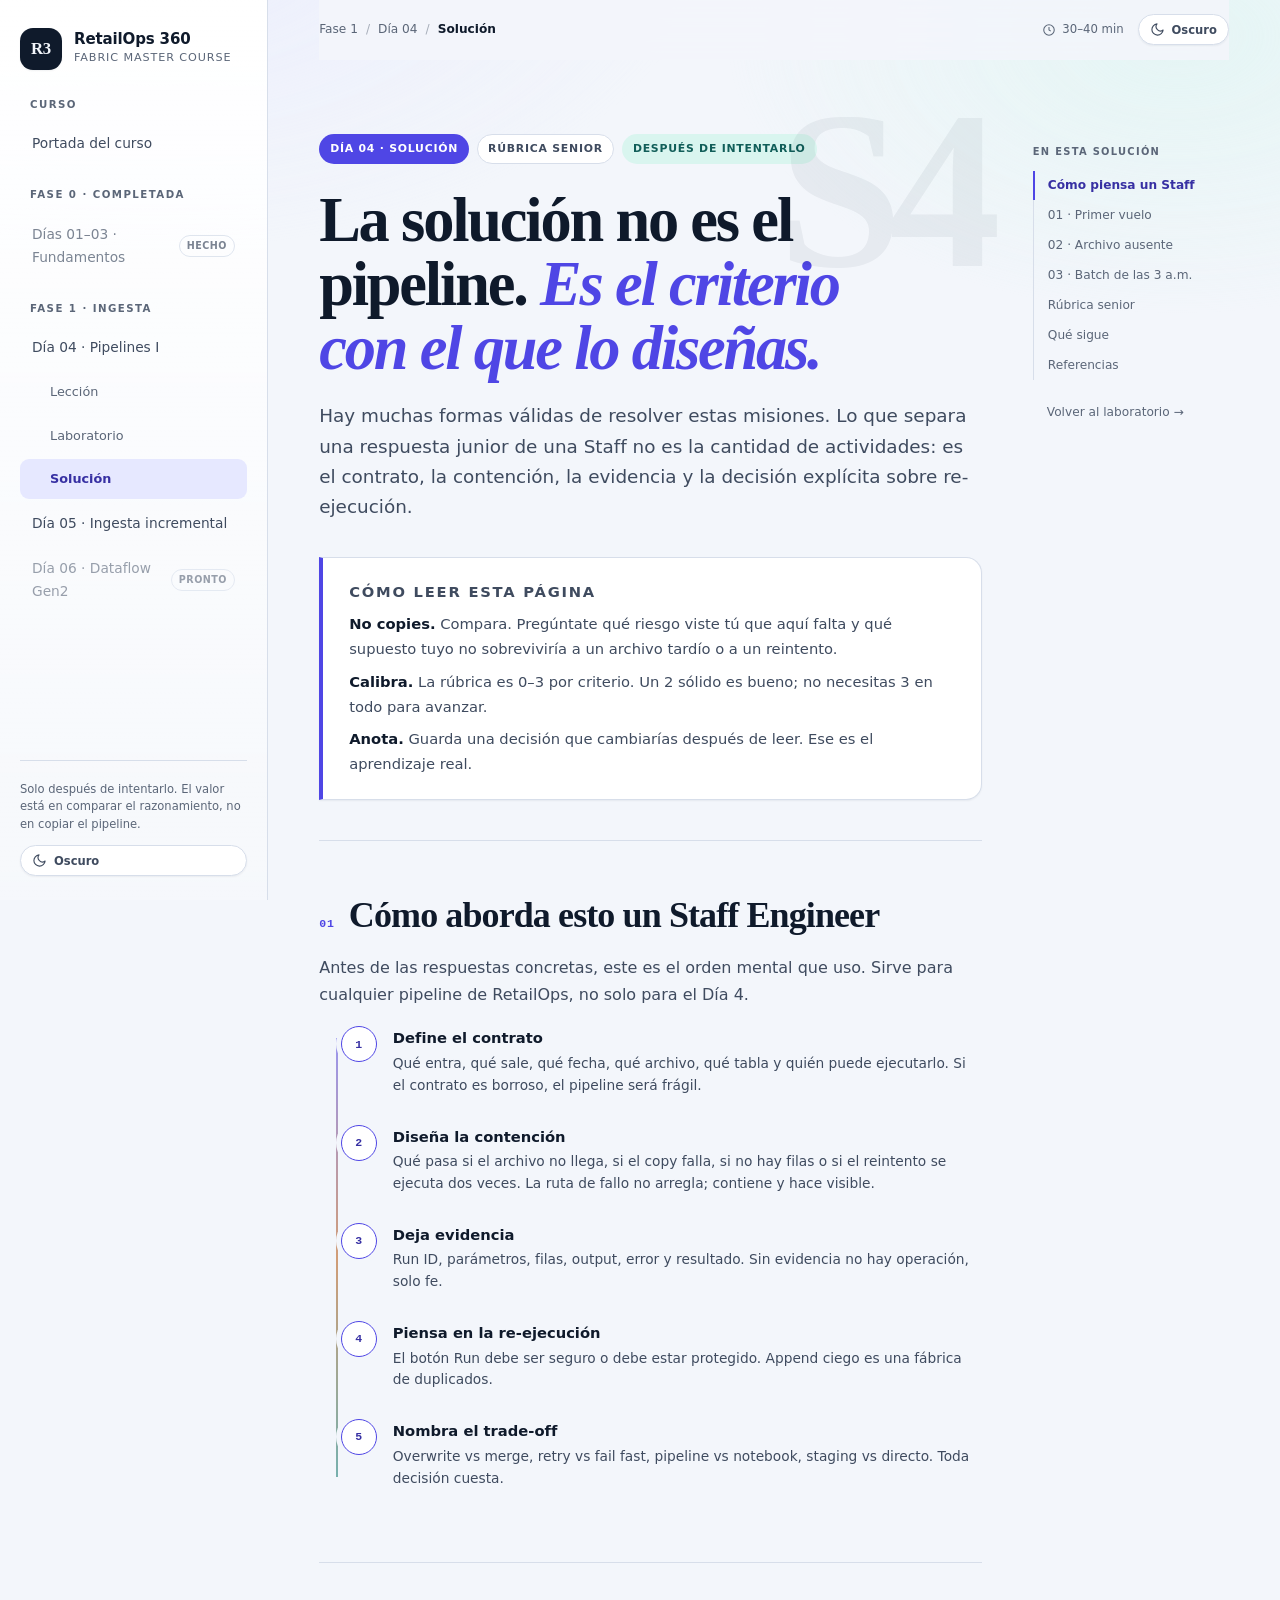
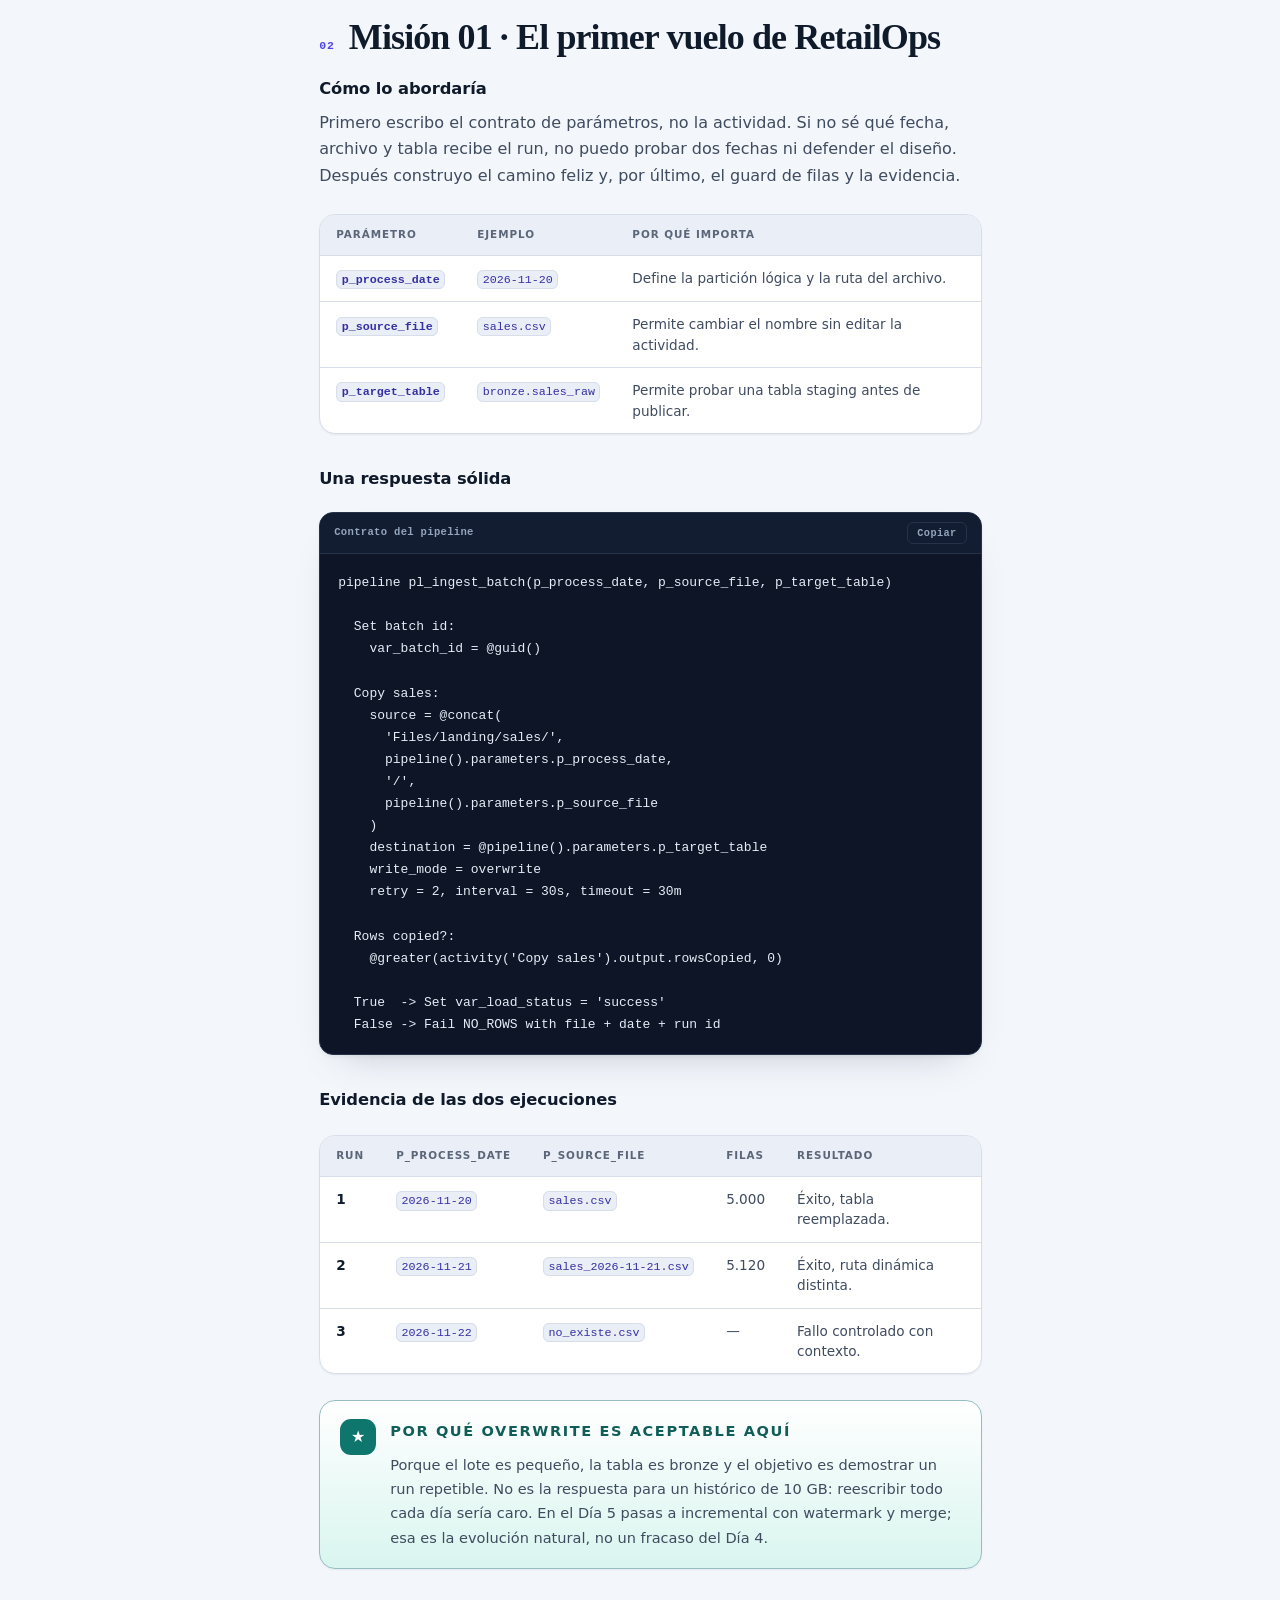
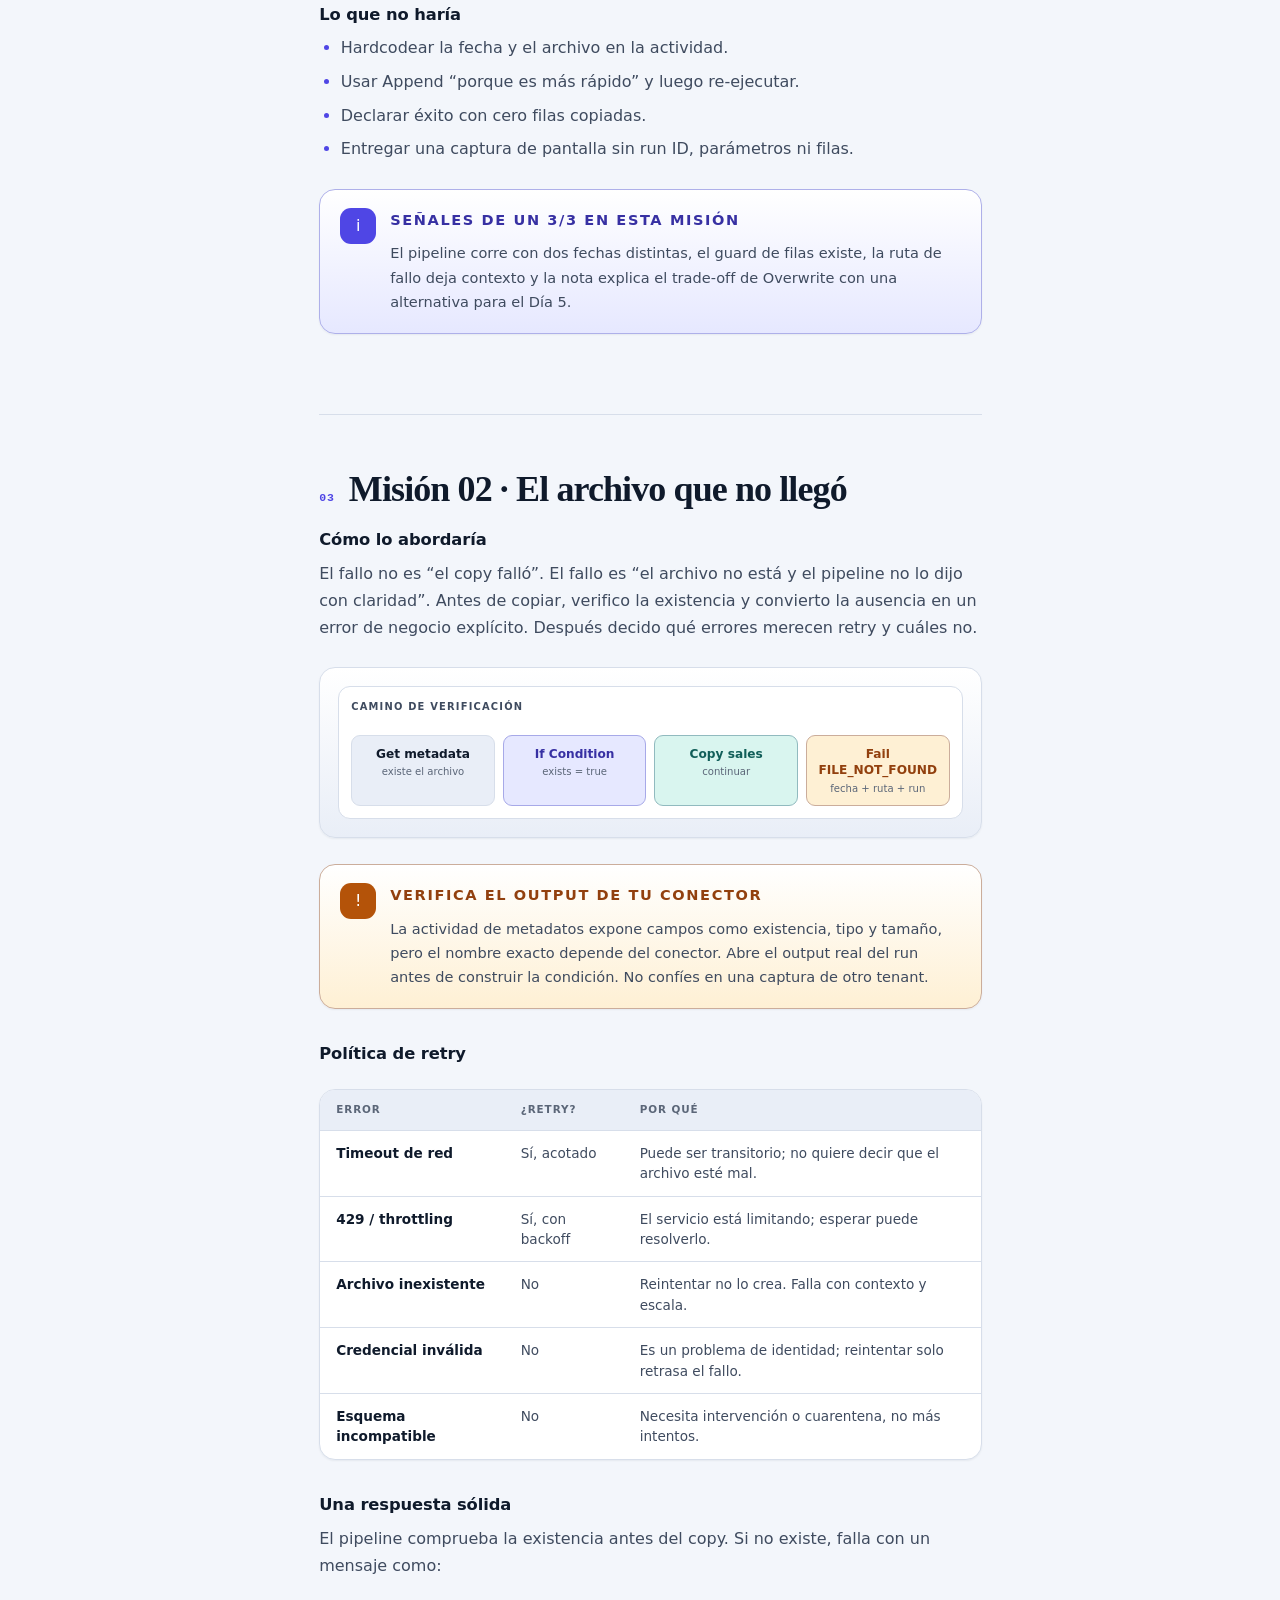
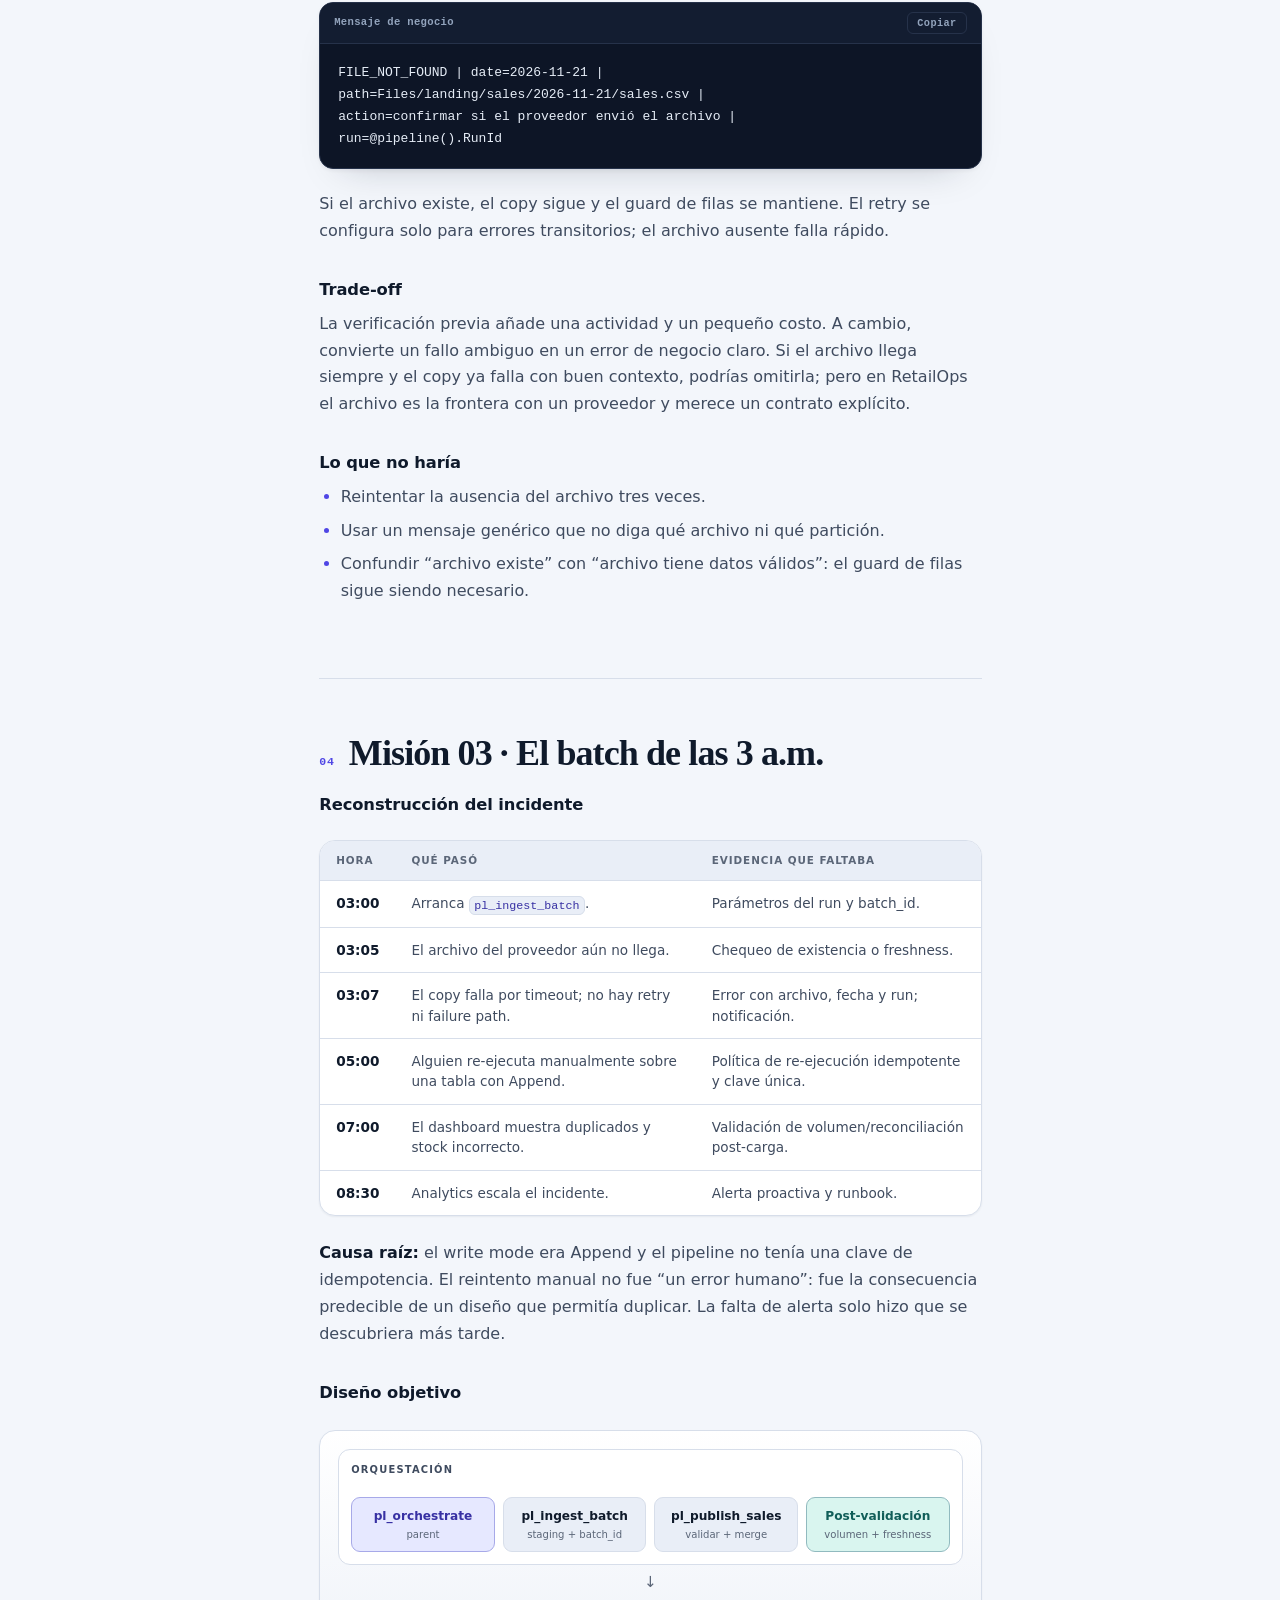
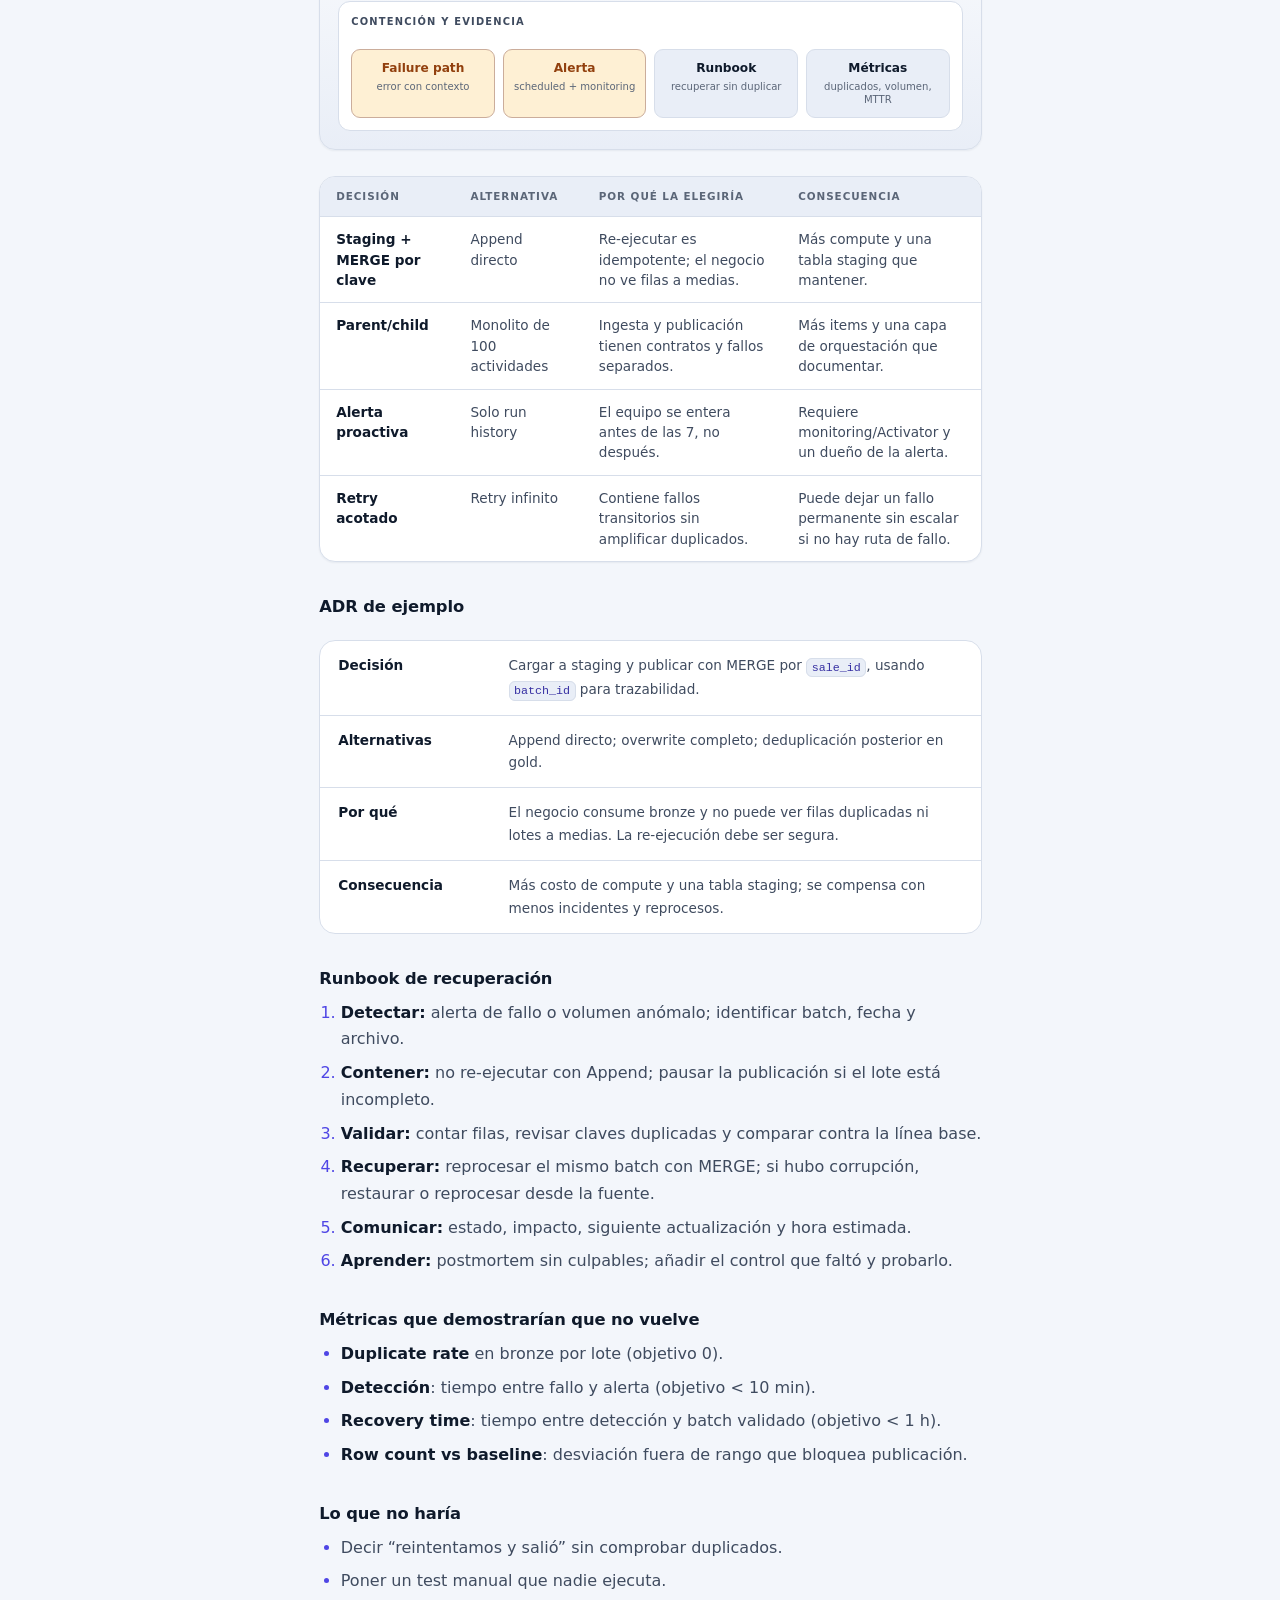
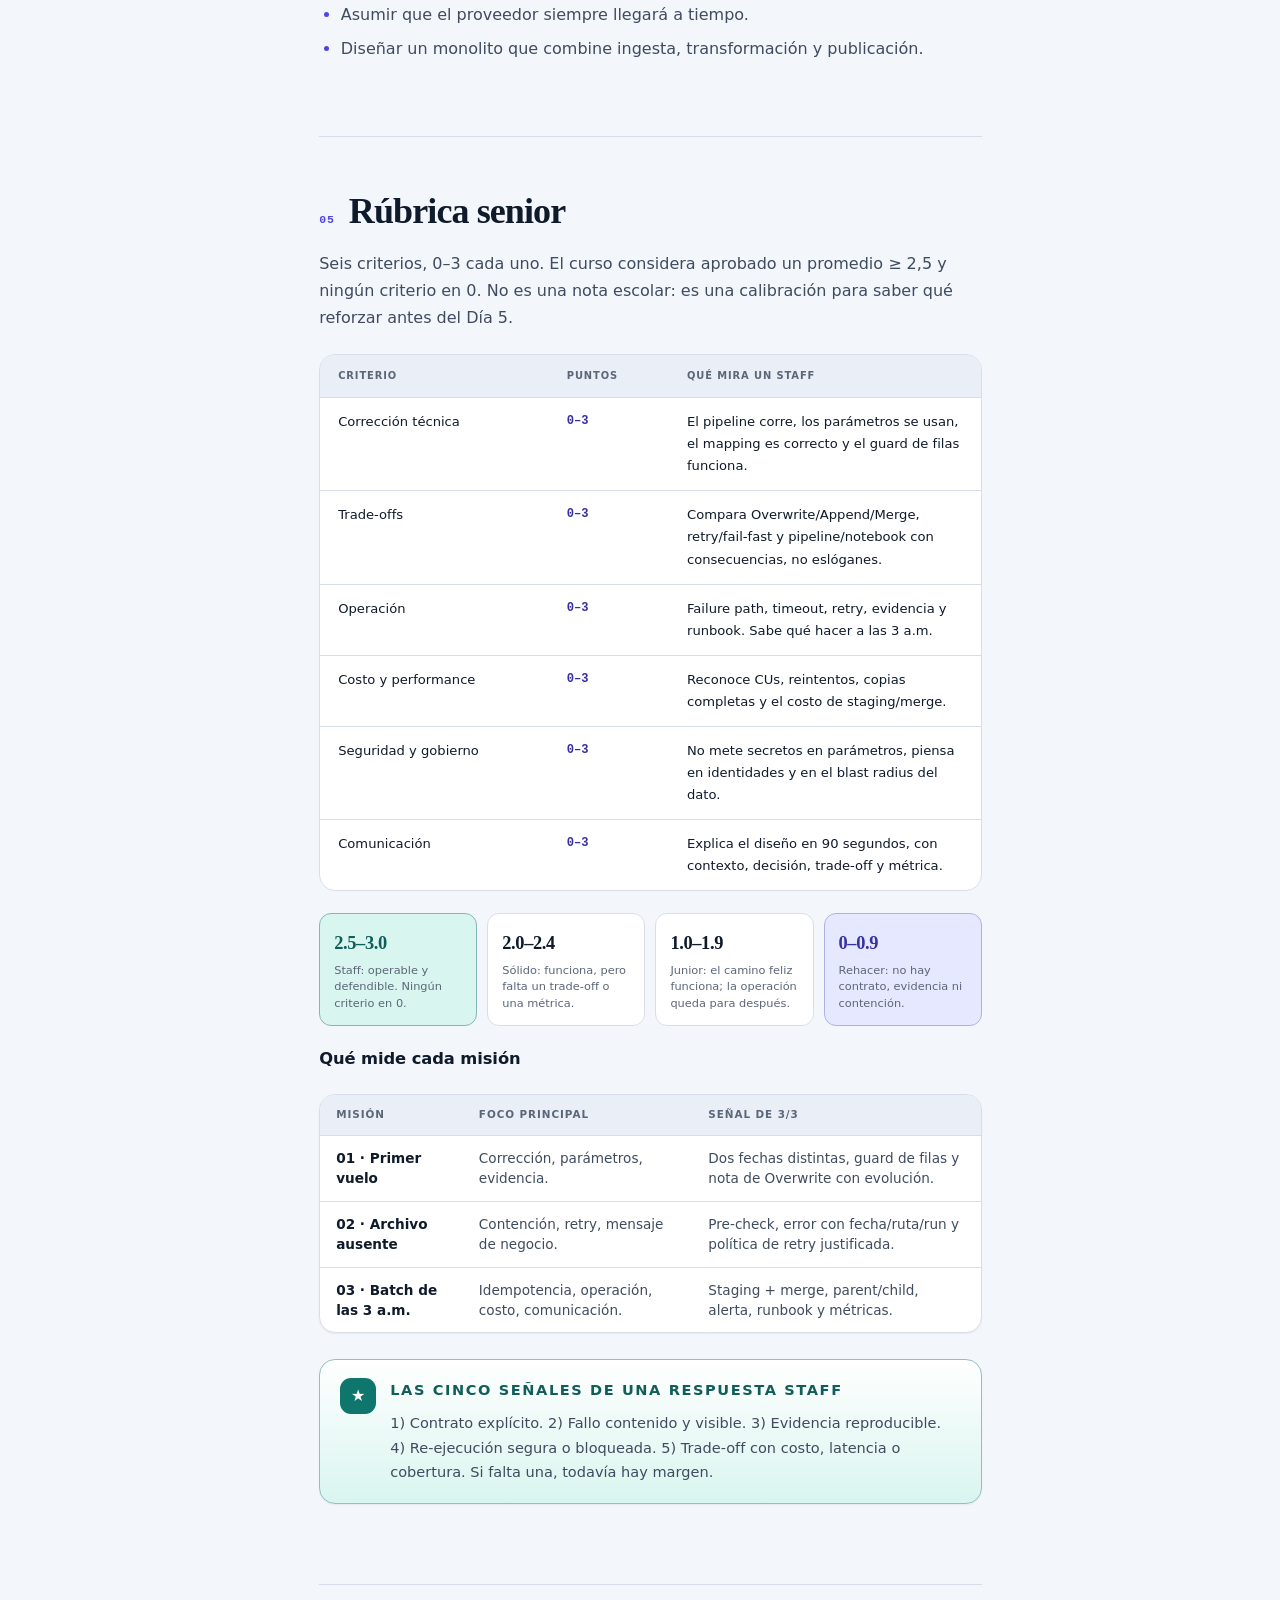
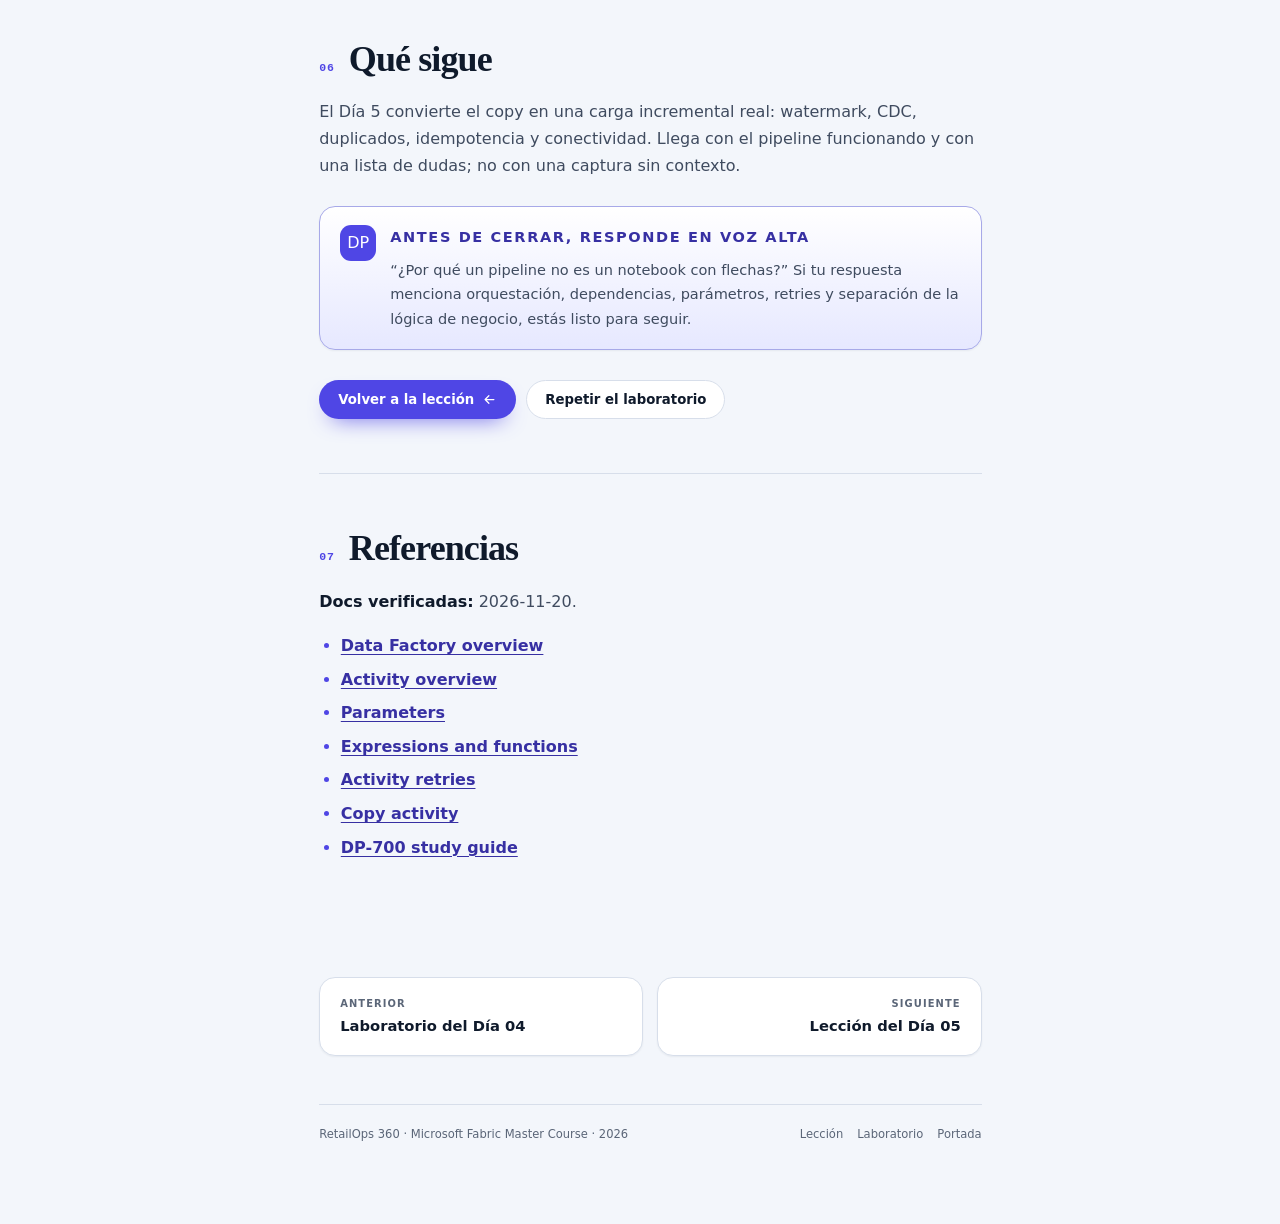
<file: solutions/dia-04-solucion.html>
<!DOCTYPE html>
<html lang="es">
<head>
  <meta charset="utf-8">
  <meta name="viewport" content="width=device-width, initial-scale=1">
  <title>Día 04 · Solución y rúbrica · Data Factory pipelines · RetailOps 360</title>
  <meta name="description" content="Solución razonada y rúbrica senior para el laboratorio de Data Factory pipelines del Día 4.">
  <link rel="stylesheet" href="../assets/course.css">
  <script>
    try {
      var t = localStorage.getItem("fabric-theme");
      if (t) document.documentElement.dataset.theme = t;
      else if (matchMedia("(prefers-color-scheme: dark)").matches) {
        document.documentElement.dataset.theme = "dark";
      }
    } catch (e) {}
  </script>
</head>
<body>
  <a class="skip-link" href="#contenido">Saltar al contenido</a>
  <div class="reading-progress" id="readingProgress" aria-hidden="true"></div>

  <div class="shell">
    <aside class="sidebar">
      <a class="brand" href="../index.html">
        <span class="brand-mark">R3</span>
        <span>
          <strong>RetailOps 360</strong>
          <small>Fabric Master Course</small>
        </span>
      </a>

      <nav class="side-nav" aria-label="Navegación del curso">
        <p class="nav-label">Curso</p>
        <a class="side-link" href="../index.html">Portada del curso</a>

        <p class="nav-label">Fase 0 · Completada</p>
        <span class="side-link is-complete">Días 01–03 · Fundamentos</span>

        <p class="nav-label">Fase 1 · Ingesta</p>
        <a class="side-link" href="../lessons/dia-04-data-factory-pipelines-i.html">Día 04 · Pipelines I</a>
        <a class="side-link side-link--sub" href="../lessons/dia-04-data-factory-pipelines-i.html">Lección</a>
        <a class="side-link side-link--sub" href="../exercises/dia-04-ejercicios.html">Laboratorio</a>
        <a class="side-link side-link--sub is-active" href="dia-04-solucion.html" aria-current="page">Solución</a>
        <a class="side-link" href="../lessons/dia-05-ingesta-incremental.html">Día 05 · Ingesta incremental</a>
        <a class="side-link is-locked" href="#" aria-disabled="true" tabindex="-1">Día 06 · Dataflow Gen2</a>
      </nav>

      <div class="sidebar-footer">
        <p class="sidebar-note">Solo después de intentarlo. El valor está en comparar el razonamiento, no en copiar el pipeline.</p>
        <button class="theme-toggle" type="button" aria-label="Cambiar tema" aria-pressed="false">
          <svg class="icon-sun" viewBox="0 0 24 24" aria-hidden="true"><circle cx="12" cy="12" r="4"/><path d="M12 2v2M12 20v2M4.9 4.9l1.4 1.4M17.7 17.7l1.4 1.4M2 12h2M20 12h2M4.9 19.1l1.4-1.4M17.7 6.3l1.4-1.4"/></svg>
          <svg class="icon-moon" viewBox="0 0 24 24" aria-hidden="true"><path d="M21 12.8A9 9 0 1 1 11.2 3a7 7 0 0 0 9.8 9.8Z"/></svg>
          <span class="theme-toggle__label">Oscuro</span>
        </button>
      </div>
    </aside>

    <main class="main" id="contenido">
      <div class="topbar">
        <div class="crumbs">
          <span>Fase 1</span><span aria-hidden="true">/</span><span>Día 04</span><span aria-hidden="true">/</span><strong>Solución</strong>
        </div>
        <div class="topbar-meta">
          <span class="read-time">
            <svg viewBox="0 0 24 24" aria-hidden="true"><circle cx="12" cy="12" r="9"/><path d="M12 7v5l3 2"/></svg>
            30–40 min
          </span>
          <button class="theme-toggle" type="button" aria-label="Cambiar tema" aria-pressed="false">
            <svg class="icon-sun" viewBox="0 0 24 24" aria-hidden="true"><circle cx="12" cy="12" r="4"/><path d="M12 2v2M12 20v2M4.9 4.9l1.4 1.4M17.7 17.7l1.4 1.4M2 12h2M20 12h2M4.9 19.1l1.4-1.4M17.7 6.3l1.4-1.4"/></svg>
            <svg class="icon-moon" viewBox="0 0 24 24" aria-hidden="true"><path d="M21 12.8A9 9 0 1 1 11.2 3a7 7 0 0 0 9.8 9.8Z"/></svg>
            <span class="theme-toggle__label">Oscuro</span>
          </button>
        </div>
      </div>

      <div class="page-grid">
        <article class="article">
          <header class="hero">
            <div class="hero-ornament" aria-hidden="true">S4</div>
            <ul class="eyebrow">
              <li class="chip chip--accent">Día 04 · Solución</li>
              <li class="chip">Rúbrica senior</li>
              <li class="chip chip--soft">Después de intentarlo</li>
            </ul>
            <h1>La solución no es el pipeline. <em>Es el criterio con el que lo diseñas.</em></h1>
            <p class="lede">
              Hay muchas formas válidas de resolver estas misiones. Lo que separa
              una respuesta junior de una Staff no es la cantidad de actividades:
              es el contrato, la contención, la evidencia y la decisión explícita
              sobre re-ejecución.
            </p>

            <div class="tldr">
              <p class="tldr__label">Cómo leer esta página</p>
              <p><strong>No copies.</strong> Compara. Pregúntate qué riesgo viste tú que aquí falta y qué supuesto tuyo no sobreviviría a un archivo tardío o a un reintento.</p>
              <p><strong>Calibra.</strong> La rúbrica es 0–3 por criterio. Un 2 sólido es bueno; no necesitas 3 en todo para avanzar.</p>
              <p><strong>Anota.</strong> Guarda una decisión que cambiarías después de leer. Ese es el aprendizaje real.</p>
            </div>
          </header>

          <section class="section" id="enfoque">
            <div class="section-head">
              <span class="section-index">01</span>
              <h2>Cómo aborda esto un Staff Engineer</h2>
            </div>
            <p>
              Antes de las respuestas concretas, este es el orden mental que uso.
              Sirve para cualquier pipeline de RetailOps, no solo para el Día 4.
            </p>
            <ol class="rail">
              <li>
                <span class="rail__dot">1</span>
                <span class="rail__title">Define el contrato</span>
                <span class="rail__body">Qué entra, qué sale, qué fecha, qué archivo, qué tabla y quién puede ejecutarlo. Si el contrato es borroso, el pipeline será frágil.</span>
              </li>
              <li>
                <span class="rail__dot">2</span>
                <span class="rail__title">Diseña la contención</span>
                <span class="rail__body">Qué pasa si el archivo no llega, si el copy falla, si no hay filas o si el reintento se ejecuta dos veces. La ruta de fallo no arregla; contiene y hace visible.</span>
              </li>
              <li>
                <span class="rail__dot">3</span>
                <span class="rail__title">Deja evidencia</span>
                <span class="rail__body">Run ID, parámetros, filas, output, error y resultado. Sin evidencia no hay operación, solo fe.</span>
              </li>
              <li>
                <span class="rail__dot">4</span>
                <span class="rail__title">Piensa en la re-ejecución</span>
                <span class="rail__body">El botón Run debe ser seguro o debe estar protegido. Append ciego es una fábrica de duplicados.</span>
              </li>
              <li>
                <span class="rail__dot">5</span>
                <span class="rail__title">Nombra el trade-off</span>
                <span class="rail__body">Overwrite vs merge, retry vs fail fast, pipeline vs notebook, staging vs directo. Toda decisión cuesta.</span>
              </li>
            </ol>
          </section>

          <section class="section" id="m1">
            <div class="section-head">
              <span class="section-index">02</span>
              <h2>Misión 01 · El primer vuelo de RetailOps</h2>
            </div>

            <h3>Cómo lo abordaría</h3>
            <p>
              Primero escribo el contrato de parámetros, no la actividad. Si no sé
              qué fecha, archivo y tabla recibe el run, no puedo probar dos fechas ni
              defender el diseño. Después construyo el camino feliz y, por último, el
              guard de filas y la evidencia.
            </p>

            <div class="table-wrap">
              <table>
                <thead>
                  <tr>
                    <th scope="col">Parámetro</th>
                    <th scope="col">Ejemplo</th>
                    <th scope="col">Por qué importa</th>
                  </tr>
                </thead>
                <tbody>
                  <tr>
                    <th scope="row"><code>p_process_date</code></th>
                    <td><code>2026-11-20</code></td>
                    <td>Define la partición lógica y la ruta del archivo.</td>
                  </tr>
                  <tr>
                    <th scope="row"><code>p_source_file</code></th>
                    <td><code>sales.csv</code></td>
                    <td>Permite cambiar el nombre sin editar la actividad.</td>
                  </tr>
                  <tr>
                    <th scope="row"><code>p_target_table</code></th>
                    <td><code>bronze.sales_raw</code></td>
                    <td>Permite probar una tabla staging antes de publicar.</td>
                  </tr>
                </tbody>
              </table>
            </div>

            <h3>Una respuesta sólida</h3>
            <div class="code-block">
              <div class="code-head">
                <span class="code-head__file">Contrato del pipeline</span>
              </div>
              <pre><code>pipeline pl_ingest_batch(p_process_date, p_source_file, p_target_table)

  Set batch id:
    var_batch_id = @guid()

  Copy sales:
    source = @concat(
      'Files/landing/sales/',
      pipeline().parameters.p_process_date,
      '/',
      pipeline().parameters.p_source_file
    )
    destination = @pipeline().parameters.p_target_table
    write_mode = overwrite
    retry = 2, interval = 30s, timeout = 30m

  Rows copied?:
    @greater(activity('Copy sales').output.rowsCopied, 0)

  True  -> Set var_load_status = 'success'
  False -> Fail NO_ROWS with file + date + run id</code></pre>
            </div>

            <h3>Evidencia de las dos ejecuciones</h3>
            <div class="table-wrap">
              <table>
                <thead>
                  <tr>
                    <th scope="col">Run</th>
                    <th scope="col">p_process_date</th>
                    <th scope="col">p_source_file</th>
                    <th scope="col">Filas</th>
                    <th scope="col">Resultado</th>
                  </tr>
                </thead>
                <tbody>
                  <tr>
                    <th scope="row">1</th>
                    <td><code>2026-11-20</code></td>
                    <td><code>sales.csv</code></td>
                    <td>5.000</td>
                    <td>Éxito, tabla reemplazada.</td>
                  </tr>
                  <tr>
                    <th scope="row">2</th>
                    <td><code>2026-11-21</code></td>
                    <td><code>sales_2026-11-21.csv</code></td>
                    <td>5.120</td>
                    <td>Éxito, ruta dinámica distinta.</td>
                  </tr>
                  <tr>
                    <th scope="row">3</th>
                    <td><code>2026-11-22</code></td>
                    <td><code>no_existe.csv</code></td>
                    <td>—</td>
                    <td>Fallo controlado con contexto.</td>
                  </tr>
                </tbody>
              </table>
            </div>

            <div class="callout callout--staff">
              <div class="callout__icon" aria-hidden="true">★</div>
              <div>
                <p class="callout__title">Por qué Overwrite es aceptable aquí</p>
                <p>
                  Porque el lote es pequeño, la tabla es bronze y el objetivo es
                  demostrar un run repetible. No es la respuesta para un histórico de
                  10 GB: reescribir todo cada día sería caro. En el Día 5 pasas a
                  incremental con watermark y merge; esa es la evolución natural, no
                  un fracaso del Día 4.
                </p>
              </div>
            </div>

            <h3>Lo que no haría</h3>
            <ul>
              <li>Hardcodear la fecha y el archivo en la actividad.</li>
              <li>Usar Append “porque es más rápido” y luego re-ejecutar.</li>
              <li>Declarar éxito con cero filas copiadas.</li>
              <li>Entregar una captura de pantalla sin run ID, parámetros ni filas.</li>
            </ul>

            <div class="callout callout--key">
              <div class="callout__icon" aria-hidden="true">i</div>
              <div>
                <p class="callout__title">Señales de un 3/3 en esta misión</p>
                <p>
                  El pipeline corre con dos fechas distintas, el guard de filas existe,
                  la ruta de fallo deja contexto y la nota explica el trade-off de
                  Overwrite con una alternativa para el Día 5.
                </p>
              </div>
            </div>
          </section>

          <section class="section" id="m2">
            <div class="section-head">
              <span class="section-index">03</span>
              <h2>Misión 02 · El archivo que no llegó</h2>
            </div>

            <h3>Cómo lo abordaría</h3>
            <p>
              El fallo no es “el copy falló”. El fallo es “el archivo no está y el
              pipeline no lo dijo con claridad”. Antes de copiar, verifico la
              existencia y convierto la ausencia en un error de negocio explícito.
              Después decido qué errores merecen retry y cuáles no.
            </p>

            <div class="arch">
              <div class="arch__layer">
                <p class="arch__label">Camino de verificación</p>
                <div class="arch__boxes">
                  <div class="arch__box">Get metadata<small>existe el archivo</small></div>
                  <div class="arch__box arch__box--accent">If Condition<small>exists = true</small></div>
                  <div class="arch__box arch__box--teal">Copy sales<small>continuar</small></div>
                  <div class="arch__box arch__box--amber">Fail FILE_NOT_FOUND<small>fecha + ruta + run</small></div>
                </div>
              </div>
            </div>

            <div class="callout callout--warn">
              <div class="callout__icon" aria-hidden="true">!</div>
              <div>
                <p class="callout__title">Verifica el output de tu conector</p>
                <p>
                  La actividad de metadatos expone campos como existencia, tipo y
                  tamaño, pero el nombre exacto depende del conector. Abre el output
                  real del run antes de construir la condición. No confíes en una
                  captura de otro tenant.
                </p>
              </div>
            </div>

            <h3>Política de retry</h3>
            <div class="table-wrap">
              <table>
                <thead>
                  <tr>
                    <th scope="col">Error</th>
                    <th scope="col">¿Retry?</th>
                    <th scope="col">Por qué</th>
                  </tr>
                </thead>
                <tbody>
                  <tr>
                    <th scope="row">Timeout de red</th>
                    <td>Sí, acotado</td>
                    <td>Puede ser transitorio; no quiere decir que el archivo esté mal.</td>
                  </tr>
                  <tr>
                    <th scope="row">429 / throttling</th>
                    <td>Sí, con backoff</td>
                    <td>El servicio está limitando; esperar puede resolverlo.</td>
                  </tr>
                  <tr>
                    <th scope="row">Archivo inexistente</th>
                    <td>No</td>
                    <td>Reintentar no lo crea. Falla con contexto y escala.</td>
                  </tr>
                  <tr>
                    <th scope="row">Credencial inválida</th>
                    <td>No</td>
                    <td>Es un problema de identidad; reintentar solo retrasa el fallo.</td>
                  </tr>
                  <tr>
                    <th scope="row">Esquema incompatible</th>
                    <td>No</td>
                    <td>Necesita intervención o cuarentena, no más intentos.</td>
                  </tr>
                </tbody>
              </table>
            </div>

            <h3>Una respuesta sólida</h3>
            <p>
              El pipeline comprueba la existencia antes del copy. Si no existe, falla
              con un mensaje como:
            </p>
            <div class="code-block">
              <div class="code-head">
                <span class="code-head__file">Mensaje de negocio</span>
              </div>
              <pre><code>FILE_NOT_FOUND | date=2026-11-21 |
path=Files/landing/sales/2026-11-21/sales.csv |
action=confirmar si el proveedor envió el archivo |
run=@pipeline().RunId</code></pre>
            </div>
            <p>
              Si el archivo existe, el copy sigue y el guard de filas se mantiene. El
              retry se configura solo para errores transitorios; el archivo ausente
              falla rápido.
            </p>

            <h3>Trade-off</h3>
            <p>
              La verificación previa añade una actividad y un pequeño costo. A cambio,
              convierte un fallo ambiguo en un error de negocio claro. Si el archivo
              llega siempre y el copy ya falla con buen contexto, podrías omitirla;
              pero en RetailOps el archivo es la frontera con un proveedor y merece un
              contrato explícito.
            </p>

            <h3>Lo que no haría</h3>
            <ul>
              <li>Reintentar la ausencia del archivo tres veces.</li>
              <li>Usar un mensaje genérico que no diga qué archivo ni qué partición.</li>
              <li>Confundir “archivo existe” con “archivo tiene datos válidos”: el guard de filas sigue siendo necesario.</li>
            </ul>
          </section>

          <section class="section" id="m3">
            <div class="section-head">
              <span class="section-index">04</span>
              <h2>Misión 03 · El batch de las 3 a.m.</h2>
            </div>

            <h3>Reconstrucción del incidente</h3>
            <div class="table-wrap">
              <table>
                <thead>
                  <tr>
                    <th scope="col">Hora</th>
                    <th scope="col">Qué pasó</th>
                    <th scope="col">Evidencia que faltaba</th>
                  </tr>
                </thead>
                <tbody>
                  <tr>
                    <th scope="row">03:00</th>
                    <td>Arranca <code>pl_ingest_batch</code>.</td>
                    <td>Parámetros del run y batch_id.</td>
                  </tr>
                  <tr>
                    <th scope="row">03:05</th>
                    <td>El archivo del proveedor aún no llega.</td>
                    <td>Chequeo de existencia o freshness.</td>
                  </tr>
                  <tr>
                    <th scope="row">03:07</th>
                    <td>El copy falla por timeout; no hay retry ni failure path.</td>
                    <td>Error con archivo, fecha y run; notificación.</td>
                  </tr>
                  <tr>
                    <th scope="row">05:00</th>
                    <td>Alguien re-ejecuta manualmente sobre una tabla con Append.</td>
                    <td>Política de re-ejecución idempotente y clave única.</td>
                  </tr>
                  <tr>
                    <th scope="row">07:00</th>
                    <td>El dashboard muestra duplicados y stock incorrecto.</td>
                    <td>Validación de volumen/reconciliación post-carga.</td>
                  </tr>
                  <tr>
                    <th scope="row">08:30</th>
                    <td>Analytics escala el incidente.</td>
                    <td>Alerta proactiva y runbook.</td>
                  </tr>
                </tbody>
              </table>
            </div>

            <p>
              <strong>Causa raíz:</strong> el write mode era Append y el pipeline no
              tenía una clave de idempotencia. El reintento manual no fue “un error
              humano”: fue la consecuencia predecible de un diseño que permitía
              duplicar. La falta de alerta solo hizo que se descubriera más tarde.
            </p>

            <h3>Diseño objetivo</h3>
            <div class="arch">
              <div class="arch__layer">
                <p class="arch__label">Orquestación</p>
                <div class="arch__boxes">
                  <div class="arch__box arch__box--accent">pl_orchestrate<small>parent</small></div>
                  <div class="arch__box">pl_ingest_batch<small>staging + batch_id</small></div>
                  <div class="arch__box">pl_publish_sales<small>validar + merge</small></div>
                  <div class="arch__box arch__box--teal">Post-validación<small>volumen + freshness</small></div>
                </div>
              </div>
              <div class="arch__arrow" aria-hidden="true">↓</div>
              <div class="arch__layer">
                <p class="arch__label">Contención y evidencia</p>
                <div class="arch__boxes">
                  <div class="arch__box arch__box--amber">Failure path<small>error con contexto</small></div>
                  <div class="arch__box arch__box--amber">Alerta<small>scheduled + monitoring</small></div>
                  <div class="arch__box">Runbook<small>recuperar sin duplicar</small></div>
                  <div class="arch__box">Métricas<small>duplicados, volumen, MTTR</small></div>
                </div>
              </div>
            </div>

            <div class="table-wrap">
              <table>
                <thead>
                  <tr>
                    <th scope="col">Decisión</th>
                    <th scope="col">Alternativa</th>
                    <th scope="col">Por qué la elegiría</th>
                    <th scope="col">Consecuencia</th>
                  </tr>
                </thead>
                <tbody>
                  <tr>
                    <th scope="row">Staging + MERGE por clave</th>
                    <td>Append directo</td>
                    <td>Re-ejecutar es idempotente; el negocio no ve filas a medias.</td>
                    <td>Más compute y una tabla staging que mantener.</td>
                  </tr>
                  <tr>
                    <th scope="row">Parent/child</th>
                    <td>Monolito de 100 actividades</td>
                    <td>Ingesta y publicación tienen contratos y fallos separados.</td>
                    <td>Más items y una capa de orquestación que documentar.</td>
                  </tr>
                  <tr>
                    <th scope="row">Alerta proactiva</th>
                    <td>Solo run history</td>
                    <td>El equipo se entera antes de las 7, no después.</td>
                    <td>Requiere monitoring/Activator y un dueño de la alerta.</td>
                  </tr>
                  <tr>
                    <th scope="row">Retry acotado</th>
                    <td>Retry infinito</td>
                    <td>Contiene fallos transitorios sin amplificar duplicados.</td>
                    <td>Puede dejar un fallo permanente sin escalar si no hay ruta de fallo.</td>
                  </tr>
                </tbody>
              </table>
            </div>

            <h3>ADR de ejemplo</h3>
            <div class="glossary">
              <div class="glossary__row">
                <span class="glossary__term">Decisión</span>
                <span class="glossary__def">Cargar a staging y publicar con MERGE por <code>sale_id</code>, usando <code>batch_id</code> para trazabilidad.</span>
              </div>
              <div class="glossary__row">
                <span class="glossary__term">Alternativas</span>
                <span class="glossary__def">Append directo; overwrite completo; deduplicación posterior en gold.</span>
              </div>
              <div class="glossary__row">
                <span class="glossary__term">Por qué</span>
                <span class="glossary__def">El negocio consume bronze y no puede ver filas duplicadas ni lotes a medias. La re-ejecución debe ser segura.</span>
              </div>
              <div class="glossary__row">
                <span class="glossary__term">Consecuencia</span>
                <span class="glossary__def">Más costo de compute y una tabla staging; se compensa con menos incidentes y reprocesos.</span>
              </div>
            </div>

            <h3>Runbook de recuperación</h3>
            <ol>
              <li><strong>Detectar:</strong> alerta de fallo o volumen anómalo; identificar batch, fecha y archivo.</li>
              <li><strong>Contener:</strong> no re-ejecutar con Append; pausar la publicación si el lote está incompleto.</li>
              <li><strong>Validar:</strong> contar filas, revisar claves duplicadas y comparar contra la línea base.</li>
              <li><strong>Recuperar:</strong> reprocesar el mismo batch con MERGE; si hubo corrupción, restaurar o reprocesar desde la fuente.</li>
              <li><strong>Comunicar:</strong> estado, impacto, siguiente actualización y hora estimada.</li>
              <li><strong>Aprender:</strong> postmortem sin culpables; añadir el control que faltó y probarlo.</li>
            </ol>

            <h3>Métricas que demostrarían que no vuelve</h3>
            <ul>
              <li><strong>Duplicate rate</strong> en bronze por lote (objetivo 0).</li>
              <li><strong>Detección</strong>: tiempo entre fallo y alerta (objetivo &lt; 10 min).</li>
              <li><strong>Recovery time</strong>: tiempo entre detección y batch validado (objetivo &lt; 1 h).</li>
              <li><strong>Row count vs baseline</strong>: desviación fuera de rango que bloquea publicación.</li>
            </ul>

            <h3>Lo que no haría</h3>
            <ul>
              <li>Decir “reintentamos y salió” sin comprobar duplicados.</li>
              <li>Poner un test manual que nadie ejecuta.</li>
              <li>Asumir que el proveedor siempre llegará a tiempo.</li>
              <li>Diseñar un monolito que combine ingesta, transformación y publicación.</li>
            </ul>
          </section>

          <section class="section" id="rubrica">
            <div class="section-head">
              <span class="section-index">05</span>
              <h2>Rúbrica senior</h2>
            </div>
            <p>
              Seis criterios, 0–3 cada uno. El curso considera aprobado un promedio
              ≥ 2,5 y ningún criterio en 0. No es una nota escolar: es una calibración
              para saber qué reforzar antes del Día 5.
            </p>

            <div class="rubric">
              <div class="rubric__row rubric__row--head">
                <span>Criterio</span><span>Puntos</span><span>Qué mira un Staff</span>
              </div>
              <div class="rubric__row">
                <span>Corrección técnica</span><span class="rubric__score">0–3</span><span>El pipeline corre, los parámetros se usan, el mapping es correcto y el guard de filas funciona.</span>
              </div>
              <div class="rubric__row">
                <span>Trade-offs</span><span class="rubric__score">0–3</span><span>Compara Overwrite/Append/Merge, retry/fail-fast y pipeline/notebook con consecuencias, no eslóganes.</span>
              </div>
              <div class="rubric__row">
                <span>Operación</span><span class="rubric__score">0–3</span><span>Failure path, timeout, retry, evidencia y runbook. Sabe qué hacer a las 3 a.m.</span>
              </div>
              <div class="rubric__row">
                <span>Costo y performance</span><span class="rubric__score">0–3</span><span>Reconoce CUs, reintentos, copias completas y el costo de staging/merge.</span>
              </div>
              <div class="rubric__row">
                <span>Seguridad y gobierno</span><span class="rubric__score">0–3</span><span>No mete secretos en parámetros, piensa en identidades y en el blast radius del dato.</span>
              </div>
              <div class="rubric__row">
                <span>Comunicación</span><span class="rubric__score">0–3</span><span>Explica el diseño en 90 segundos, con contexto, decisión, trade-off y métrica.</span>
              </div>
            </div>

            <div class="score-scale">
              <div class="score score--top">
                <strong>2.5–3.0</strong>
                <span>Staff: operable y defendible. Ningún criterio en 0.</span>
              </div>
              <div class="score">
                <strong>2.0–2.4</strong>
                <span>Sólido: funciona, pero falta un trade-off o una métrica.</span>
              </div>
              <div class="score">
                <strong>1.0–1.9</strong>
                <span>Junior: el camino feliz funciona; la operación queda para después.</span>
              </div>
              <div class="score score--low">
                <strong>0–0.9</strong>
                <span>Rehacer: no hay contrato, evidencia ni contención.</span>
              </div>
            </div>

            <h3>Qué mide cada misión</h3>
            <div class="table-wrap">
              <table>
                <thead>
                  <tr>
                    <th scope="col">Misión</th>
                    <th scope="col">Foco principal</th>
                    <th scope="col">Señal de 3/3</th>
                  </tr>
                </thead>
                <tbody>
                  <tr>
                    <th scope="row">01 · Primer vuelo</th>
                    <td>Corrección, parámetros, evidencia.</td>
                    <td>Dos fechas distintas, guard de filas y nota de Overwrite con evolución.</td>
                  </tr>
                  <tr>
                    <th scope="row">02 · Archivo ausente</th>
                    <td>Contención, retry, mensaje de negocio.</td>
                    <td>Pre-check, error con fecha/ruta/run y política de retry justificada.</td>
                  </tr>
                  <tr>
                    <th scope="row">03 · Batch de las 3 a.m.</th>
                    <td>Idempotencia, operación, costo, comunicación.</td>
                    <td>Staging + merge, parent/child, alerta, runbook y métricas.</td>
                  </tr>
                </tbody>
              </table>
            </div>

            <div class="callout callout--staff">
              <div class="callout__icon" aria-hidden="true">★</div>
              <div>
                <p class="callout__title">Las cinco señales de una respuesta Staff</p>
                <p>
                  1) Contrato explícito. 2) Fallo contenido y visible. 3) Evidencia
                  reproducible. 4) Re-ejecución segura o bloqueada. 5) Trade-off con
                  costo, latencia o cobertura. Si falta una, todavía hay margen.
                </p>
              </div>
            </div>
          </section>

          <section class="section" id="cierre">
            <div class="section-head">
              <span class="section-index">06</span>
              <h2>Qué sigue</h2>
            </div>
            <p>
              El Día 5 convierte el copy en una carga incremental real: watermark,
              CDC, duplicados, idempotencia y conectividad. Llega con el pipeline
              funcionando y con una lista de dudas; no con una captura sin contexto.
            </p>
            <div class="callout callout--exam">
              <div class="callout__icon" aria-hidden="true">DP</div>
              <div>
                <p class="callout__title">Antes de cerrar, responde en voz alta</p>
                <p>
                  “¿Por qué un pipeline no es un notebook con flechas?” Si tu respuesta
                  menciona orquestación, dependencias, parámetros, retries y separación
                  de la lógica de negocio, estás listo para seguir.
                </p>
              </div>
            </div>

            <div class="hero-actions">
              <a class="btn btn--primary" href="../lessons/dia-04-data-factory-pipelines-i.html">
                Volver a la lección
                <svg viewBox="0 0 24 24" aria-hidden="true"><path d="M19 12H5M11 18l-6-6 6-6"/></svg>
              </a>
              <a class="btn btn--ghost" href="../exercises/dia-04-ejercicios.html">Repetir el laboratorio</a>
            </div>
          </section>

          <section class="section" id="referencias">
            <div class="section-head">
              <span class="section-index">07</span>
              <h2>Referencias</h2>
            </div>
            <p><strong>Docs verificadas:</strong> 2026-11-20.</p>
            <ul>
              <li><a href="https://learn.microsoft.com/en-us/fabric/data-factory/data-factory-overview" target="_blank" rel="noopener noreferrer">Data Factory overview</a></li>
              <li><a href="https://learn.microsoft.com/en-us/fabric/data-factory/activity-overview" target="_blank" rel="noopener noreferrer">Activity overview</a></li>
              <li><a href="https://learn.microsoft.com/en-us/fabric/data-factory/parameters" target="_blank" rel="noopener noreferrer">Parameters</a></li>
              <li><a href="https://learn.microsoft.com/en-us/fabric/data-factory/expression-language" target="_blank" rel="noopener noreferrer">Expressions and functions</a></li>
              <li><a href="https://learn.microsoft.com/en-us/fabric/data-factory/activity-retries" target="_blank" rel="noopener noreferrer">Activity retries</a></li>
              <li><a href="https://learn.microsoft.com/en-us/fabric/data-factory/copy-data-activity" target="_blank" rel="noopener noreferrer">Copy activity</a></li>
              <li><a href="https://learn.microsoft.com/en-us/credentials/certifications/resources/study-guides/dp-700" target="_blank" rel="noopener noreferrer">DP-700 study guide</a></li>
            </ul>
          </section>

          <nav class="lesson-nav" aria-label="Navegación">
            <a href="../exercises/dia-04-ejercicios.html">
              <span class="lesson-nav__dir">Anterior</span>
              <span class="lesson-nav__title">Laboratorio del Día 04</span>
            </a>
            <a href="../lessons/dia-05-ingesta-incremental.html">
              <span class="lesson-nav__dir">Siguiente</span>
              <span class="lesson-nav__title">Lección del Día 05</span>
            </a>
          </nav>

          <footer class="site-footer">
            <span>RetailOps 360 · Microsoft Fabric Master Course · <span data-year>2026</span></span>
            <div class="site-footer__links">
              <a href="../lessons/dia-04-data-factory-pipelines-i.html">Lección</a>
              <a href="../exercises/dia-04-ejercicios.html">Laboratorio</a>
              <a href="../index.html">Portada</a>
            </div>
          </footer>
        </article>

        <aside class="toc" aria-label="En esta solución">
          <p class="toc__label">En esta solución</p>
          <ul>
            <li><a href="#enfoque">Cómo piensa un Staff</a></li>
            <li><a href="#m1">01 · Primer vuelo</a></li>
            <li><a href="#m2">02 · Archivo ausente</a></li>
            <li><a href="#m3">03 · Batch de las 3 a.m.</a></li>
            <li><a href="#rubrica">Rúbrica senior</a></li>
            <li><a href="#cierre">Qué sigue</a></li>
            <li><a href="#referencias">Referencias</a></li>
          </ul>
          <a class="toc__back" href="../exercises/dia-04-ejercicios.html">Volver al laboratorio →</a>
        </aside>
      </div>
    </main>
  </div>

  <script src="../assets/course.js"></script>
</body>
</html>
</file>
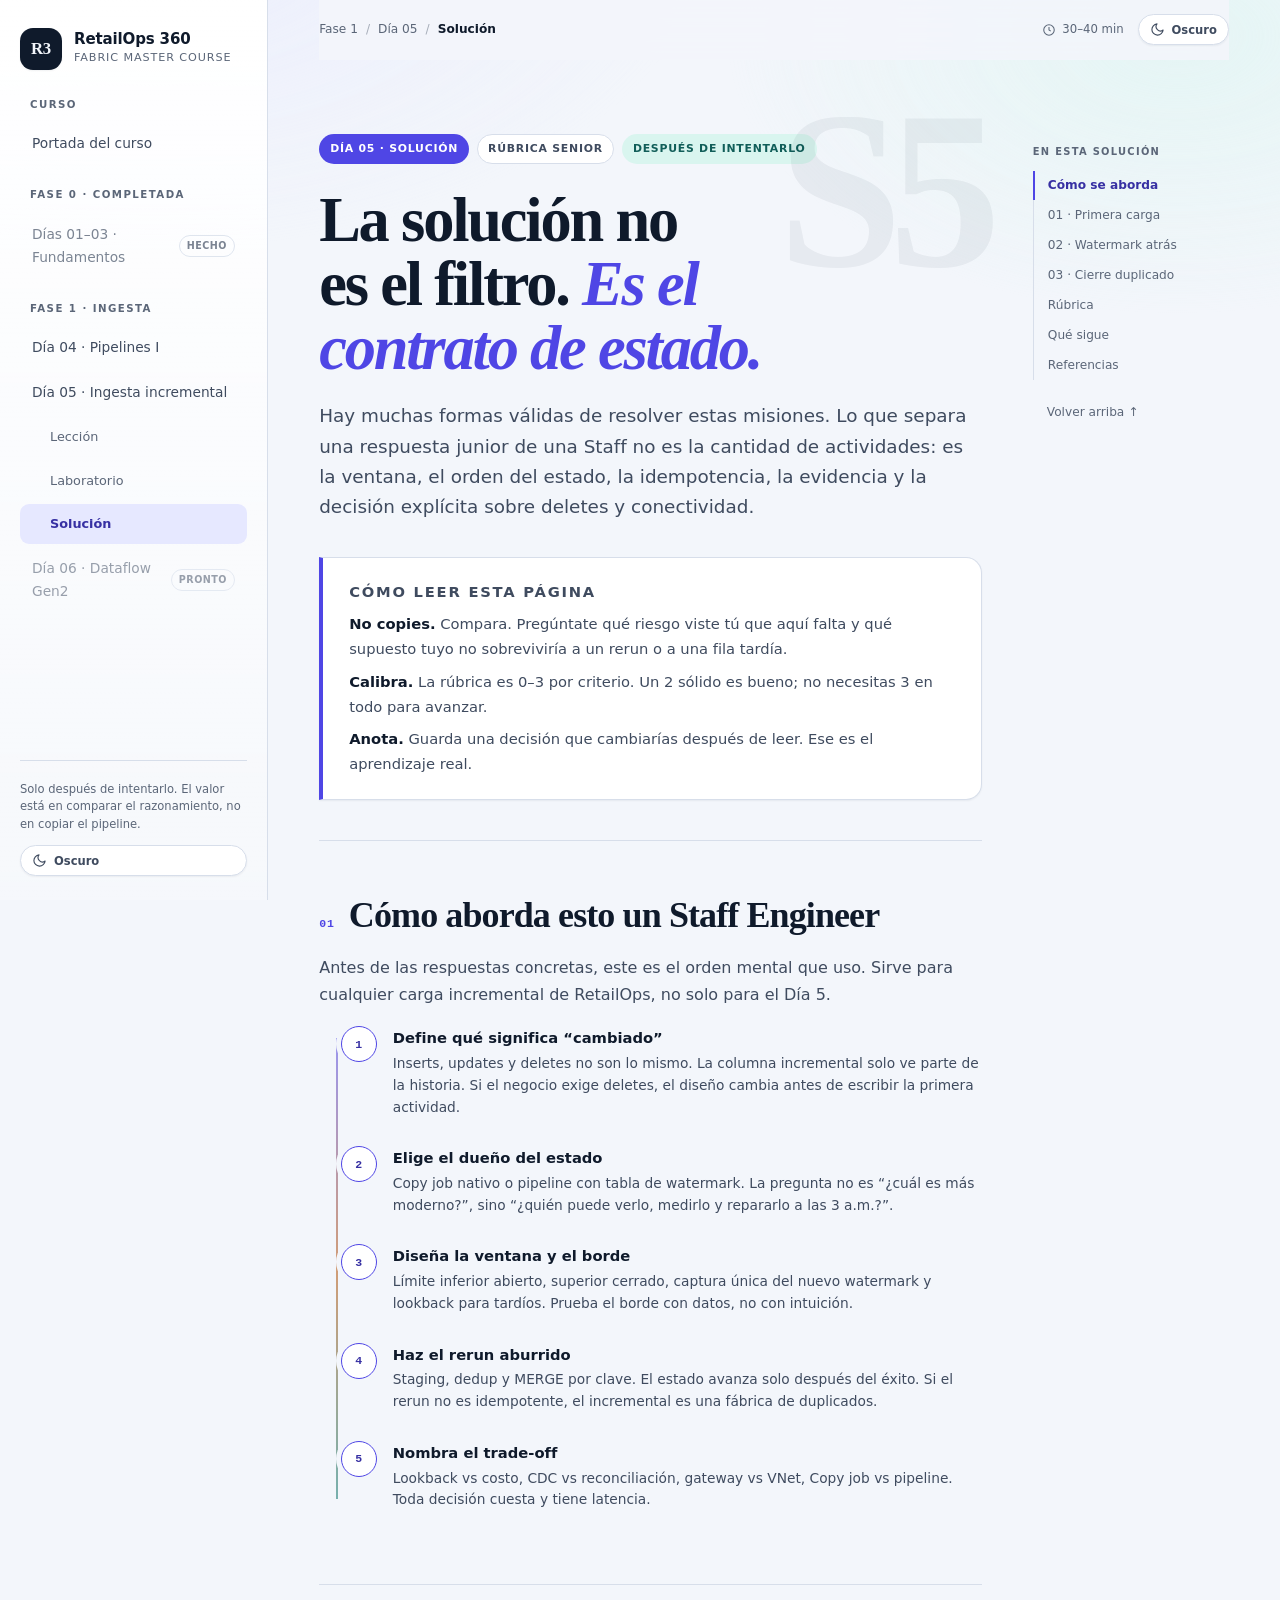
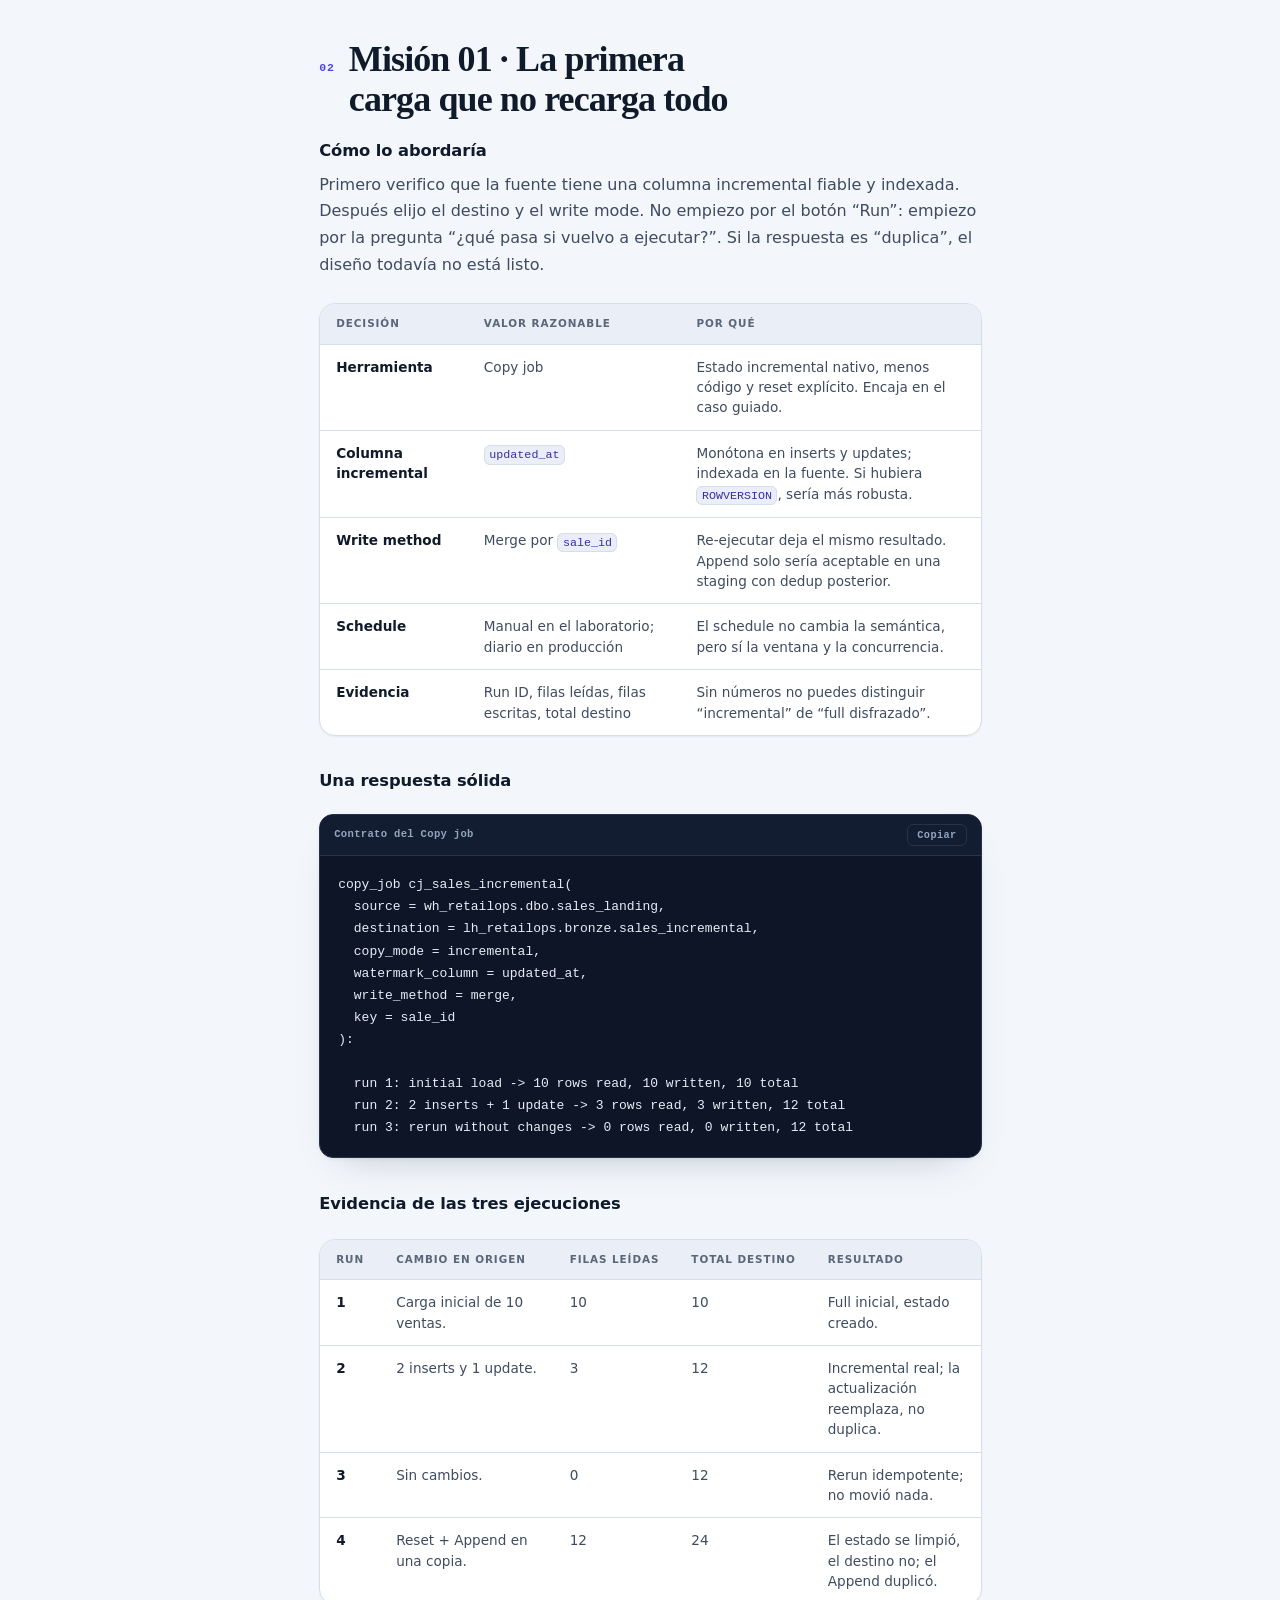
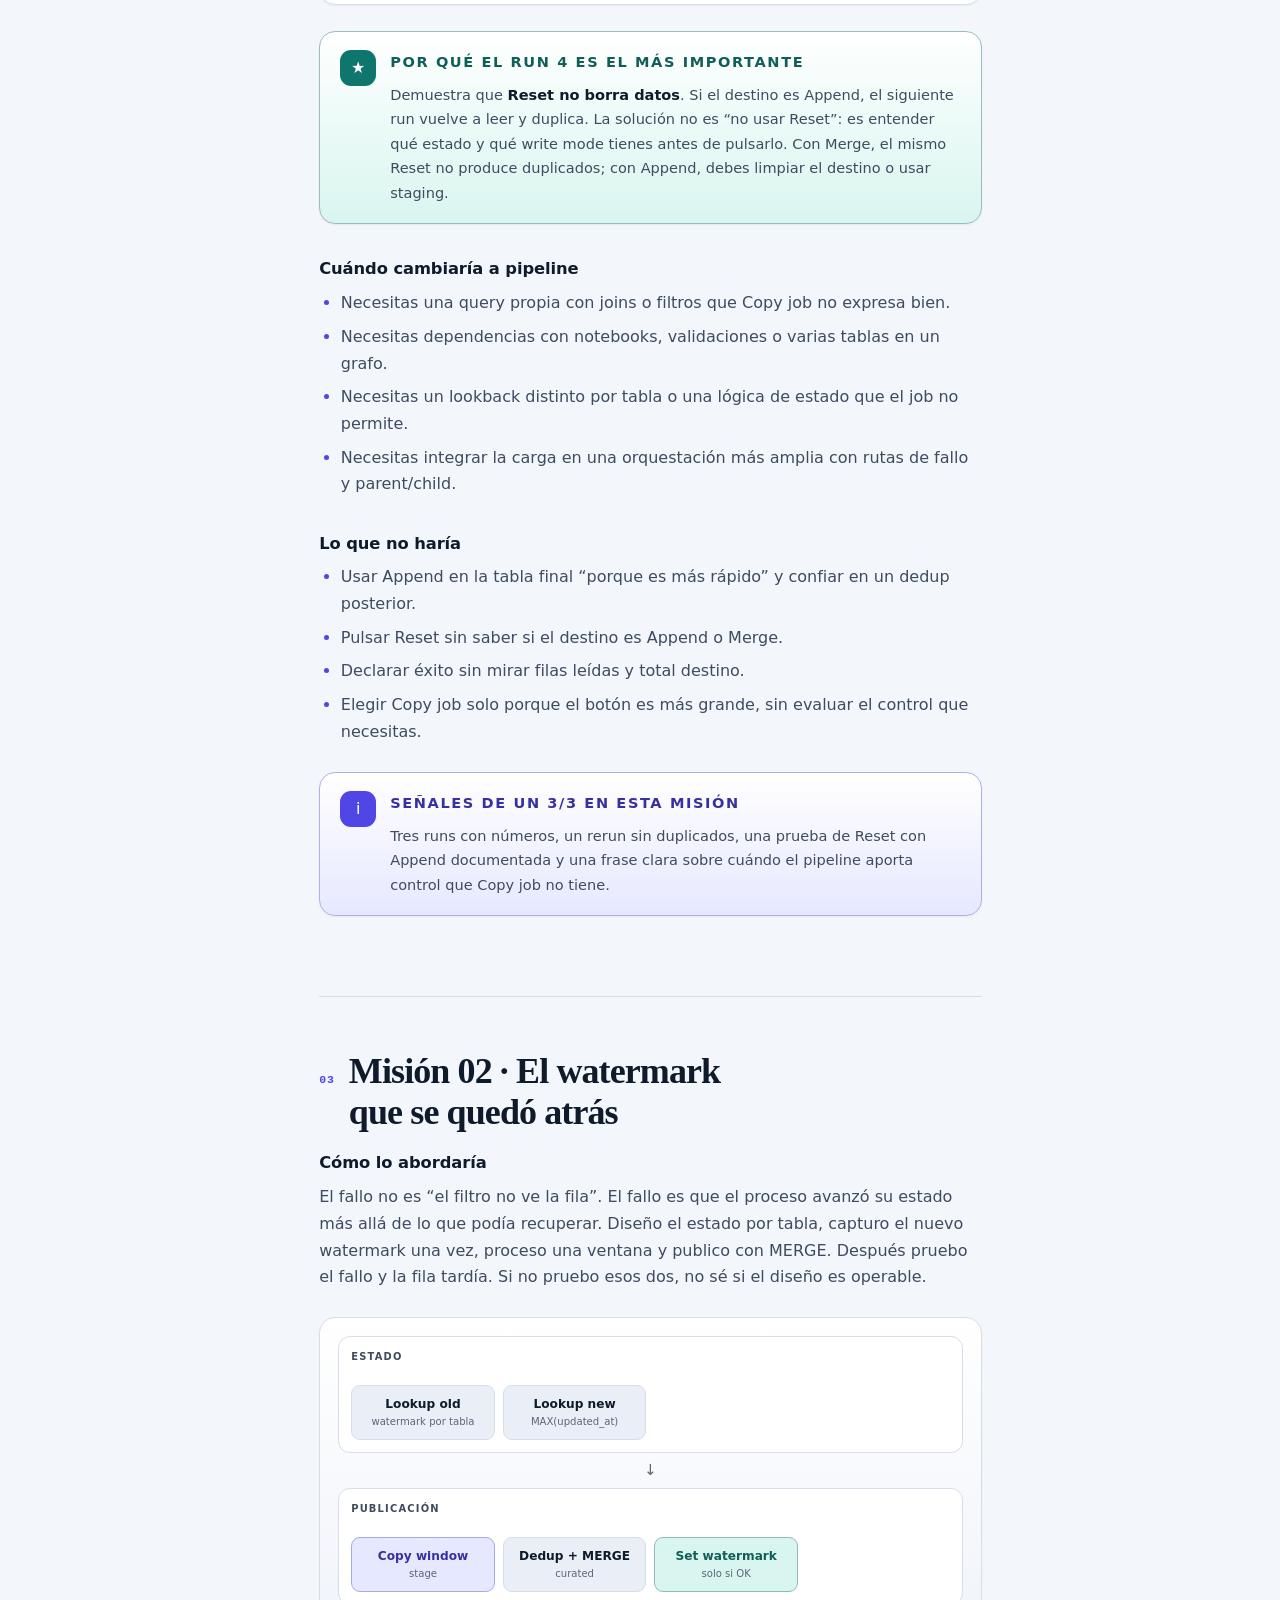
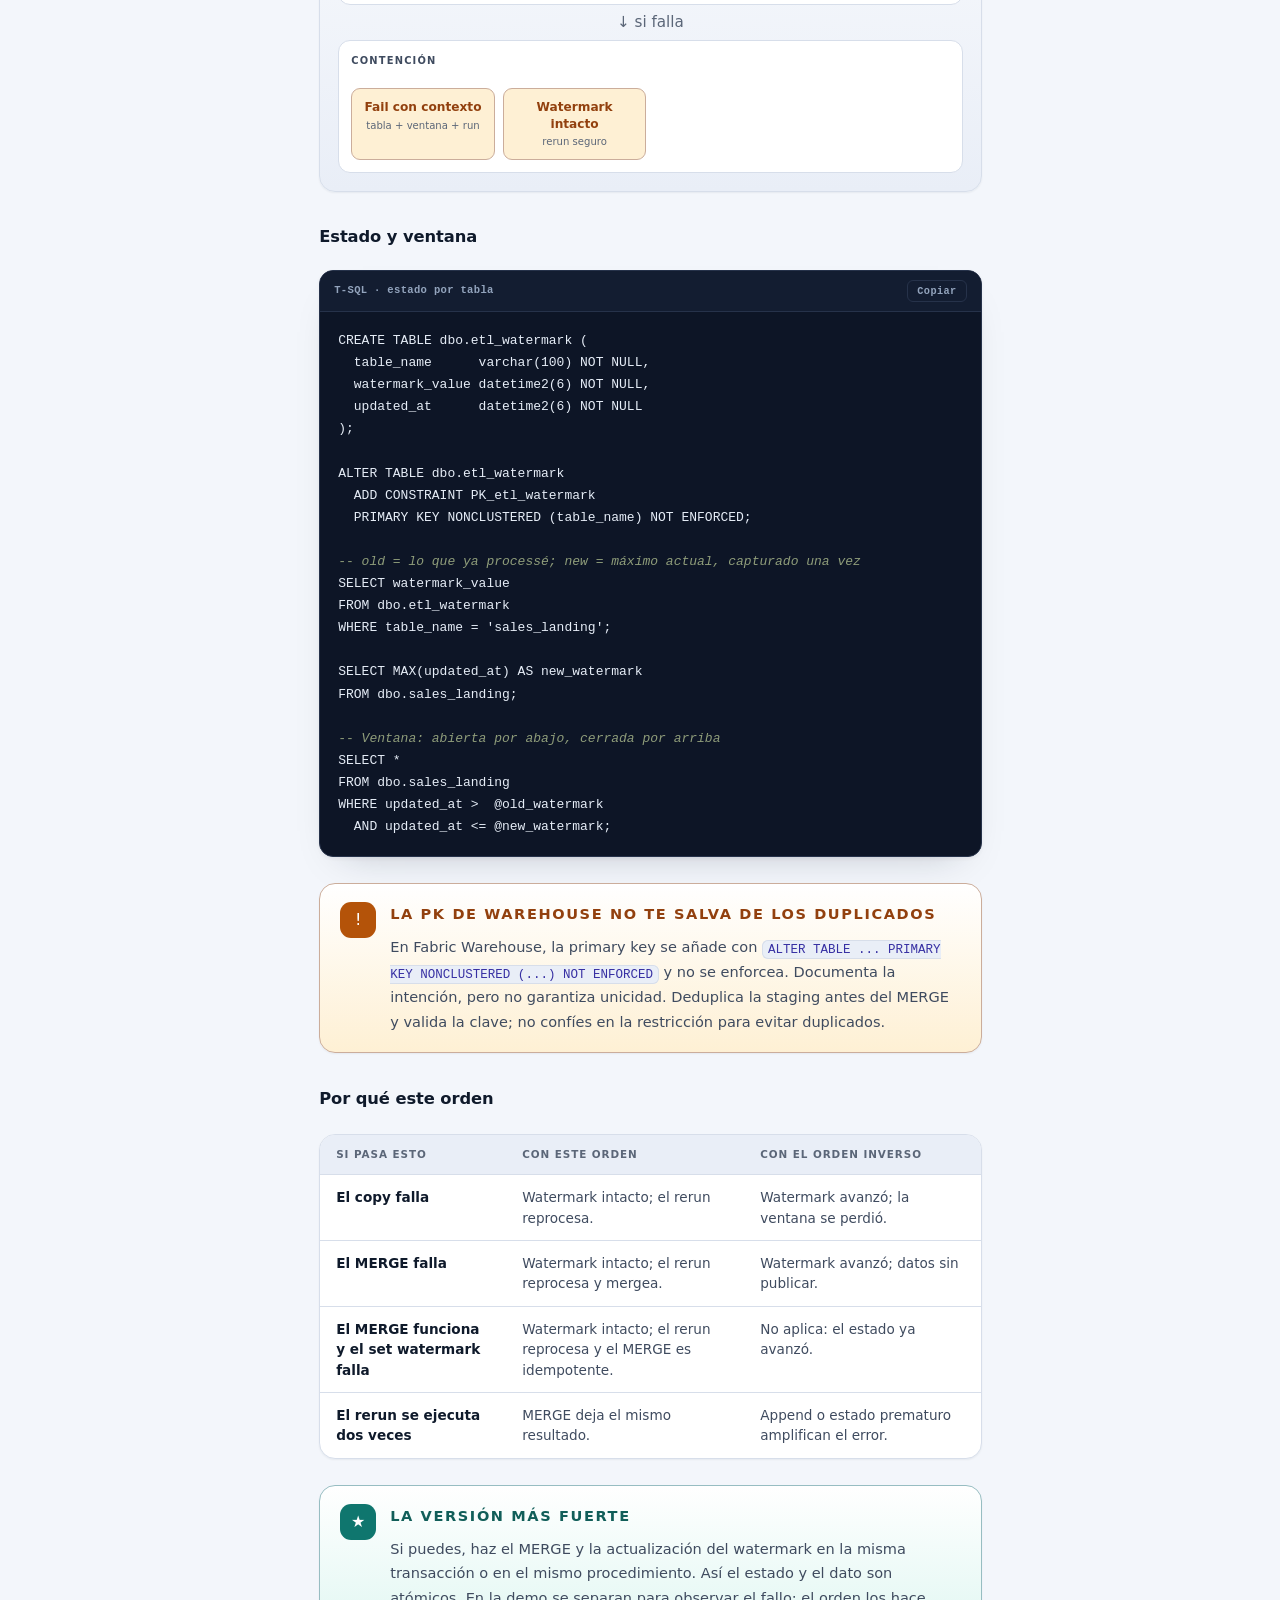
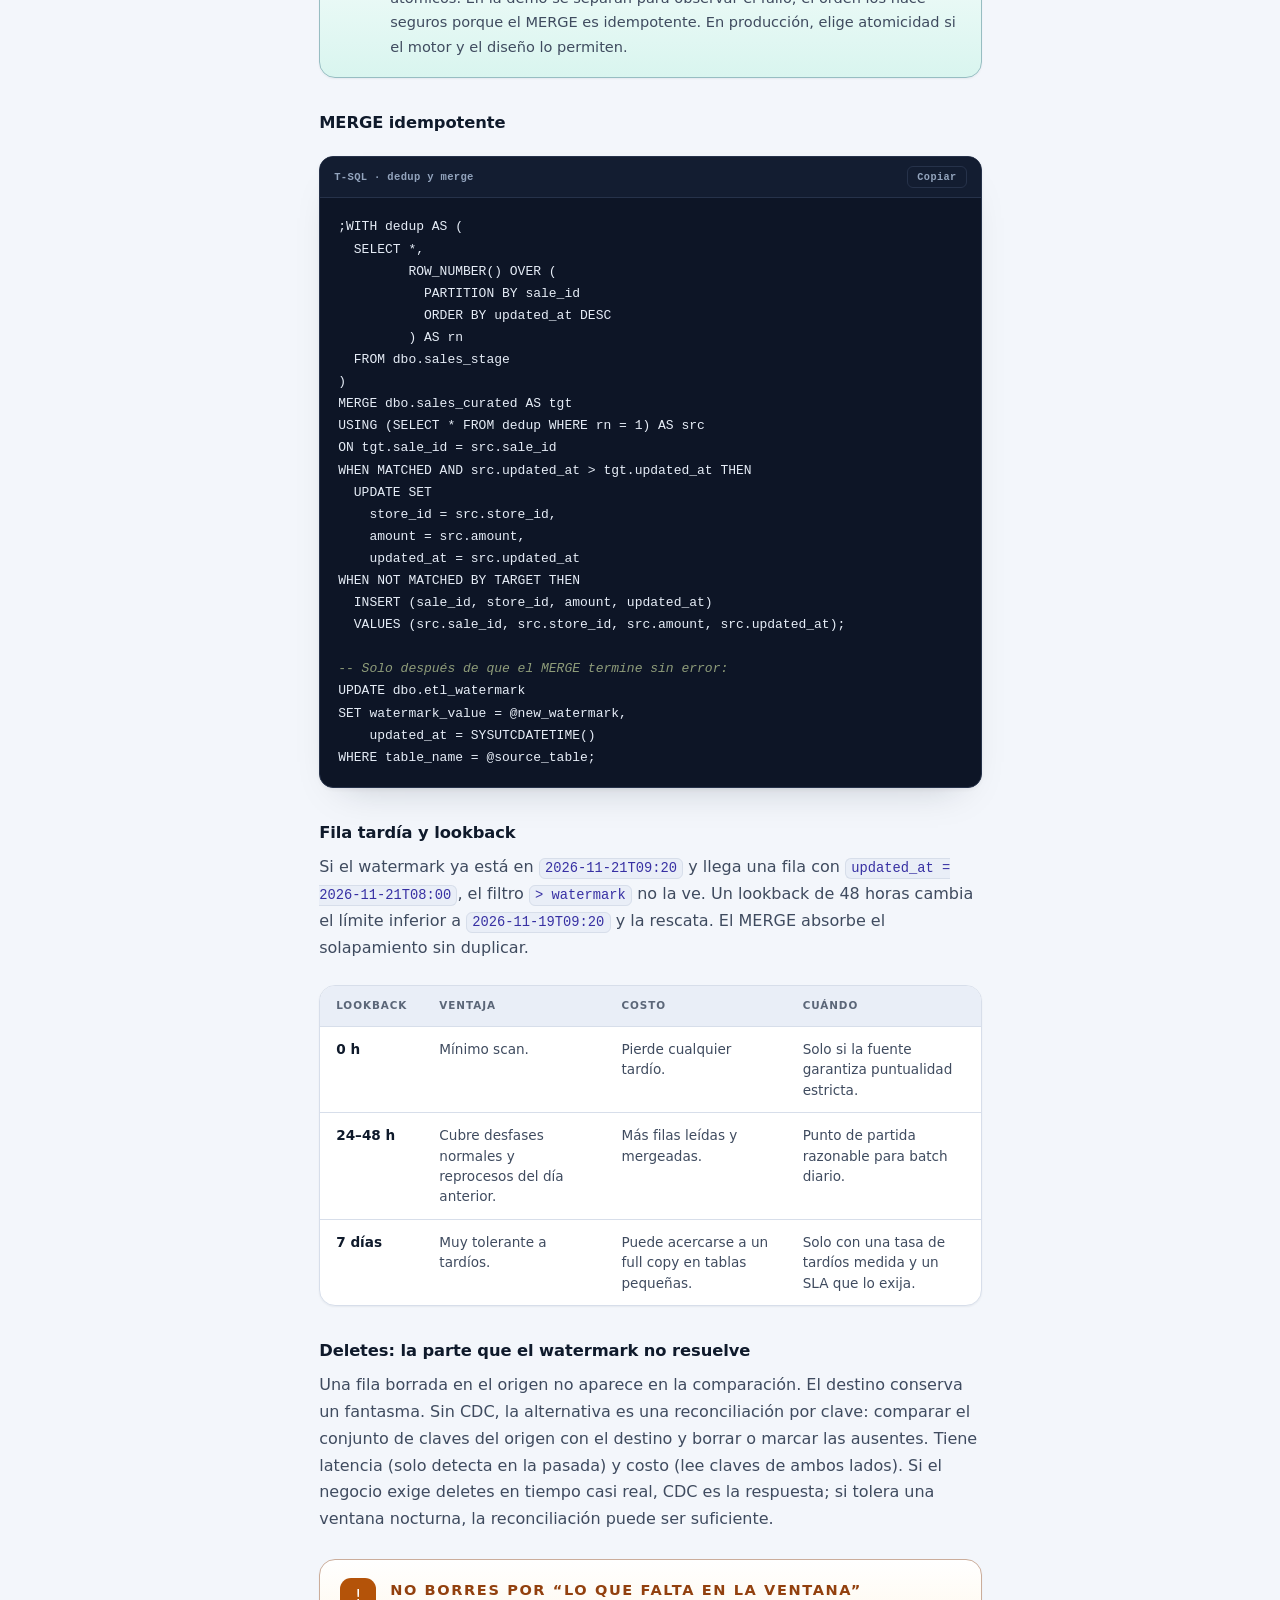
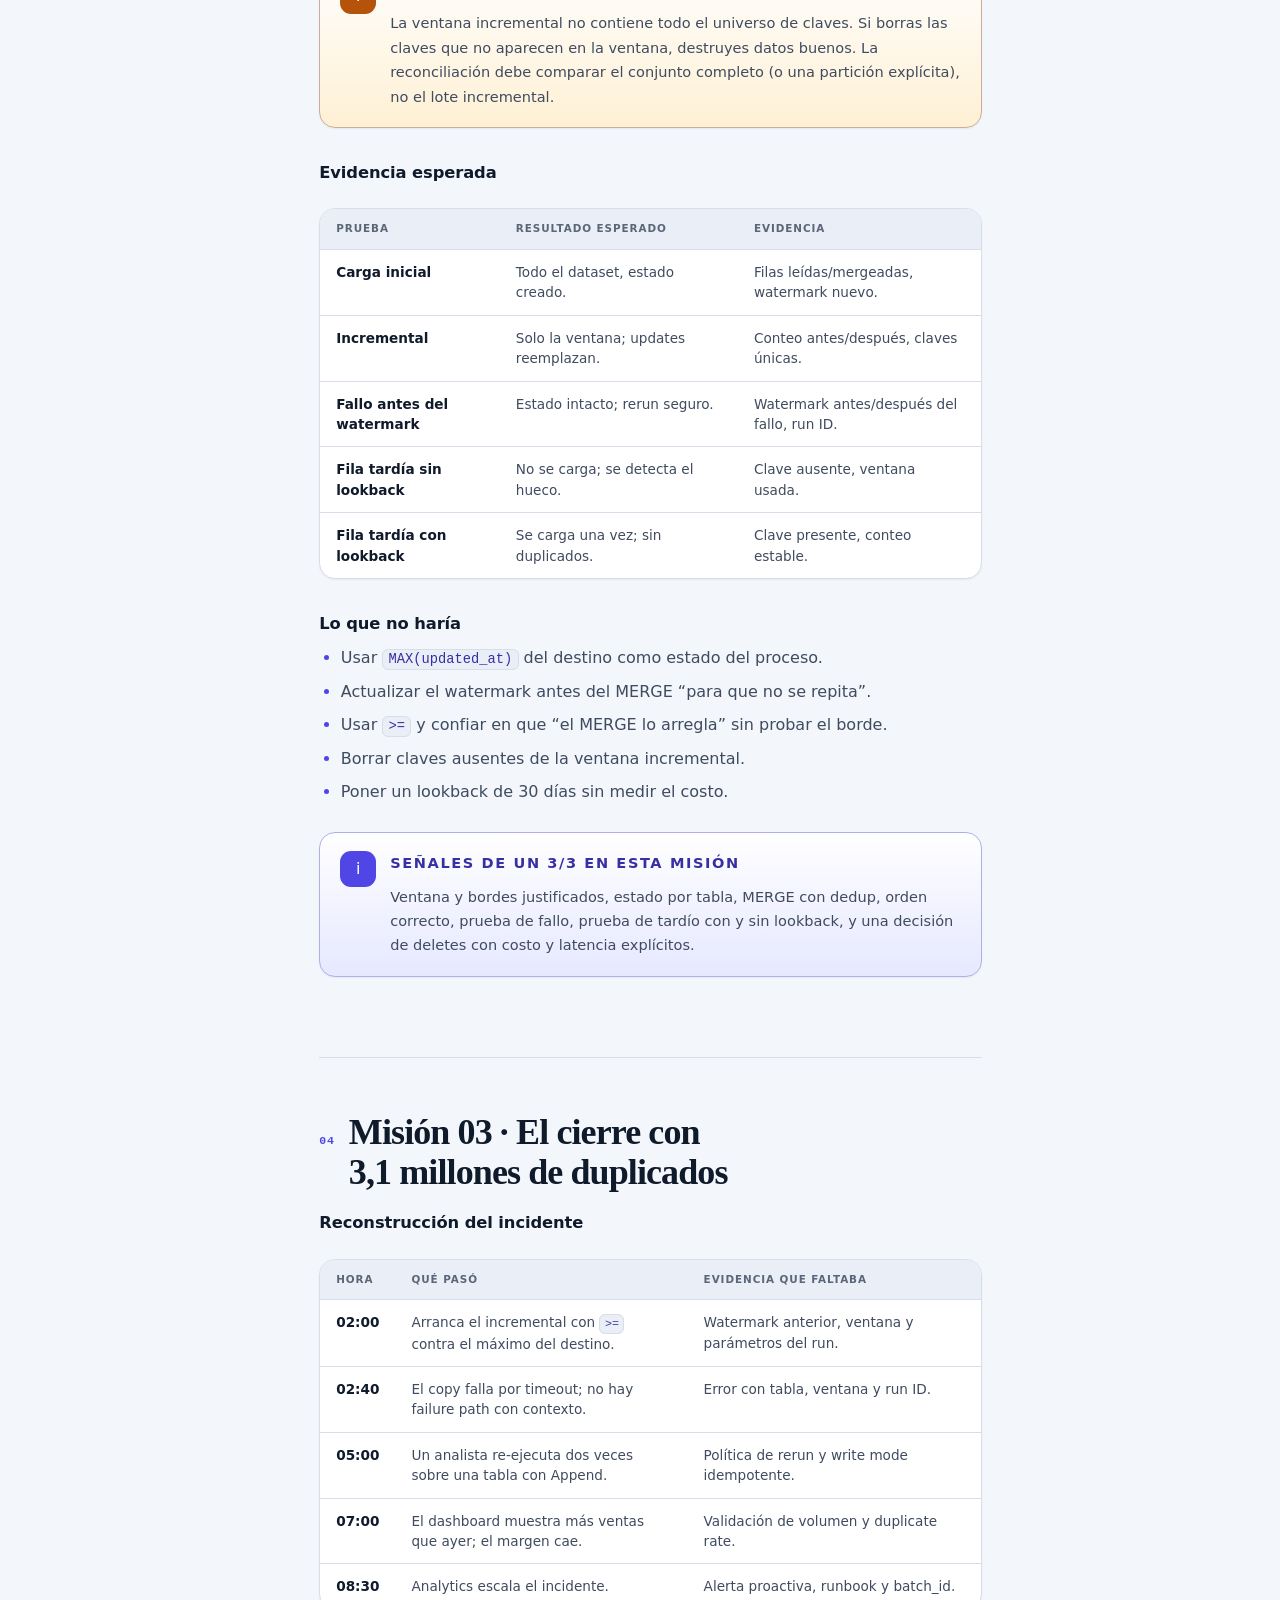
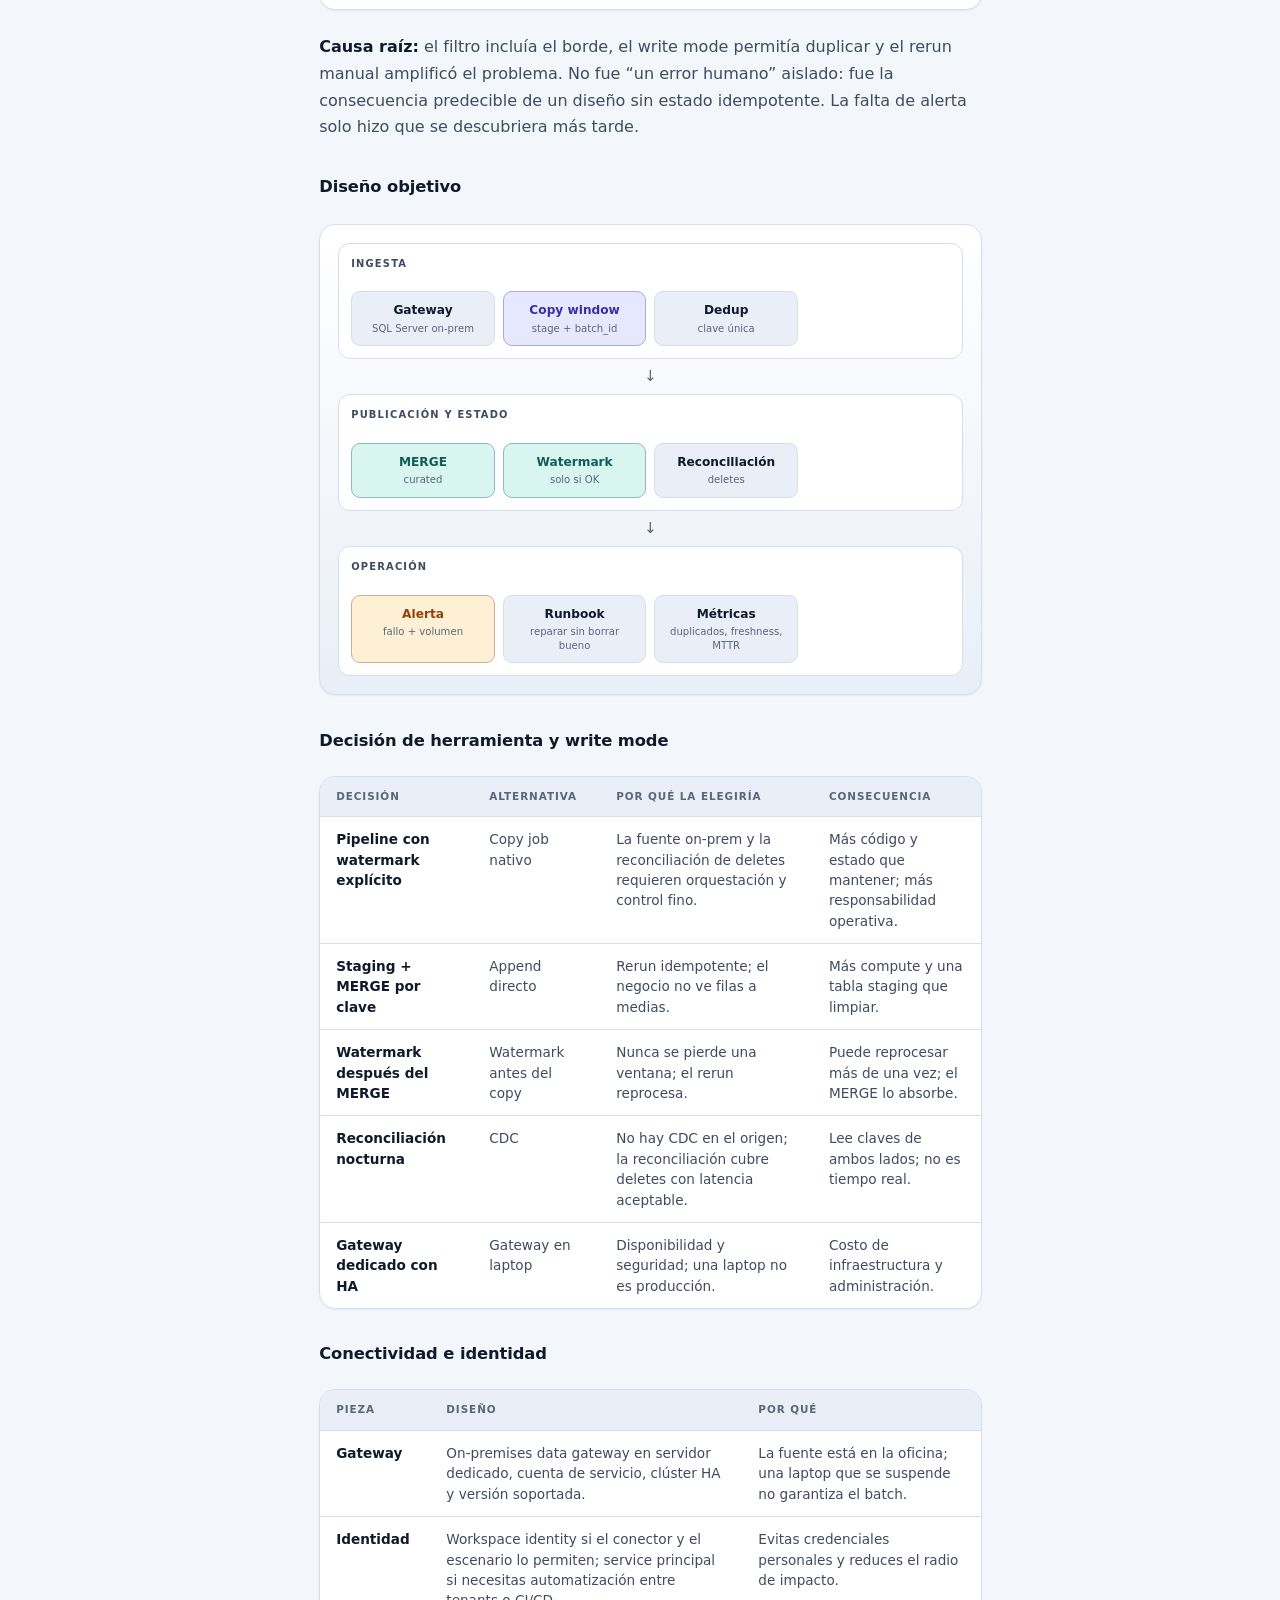
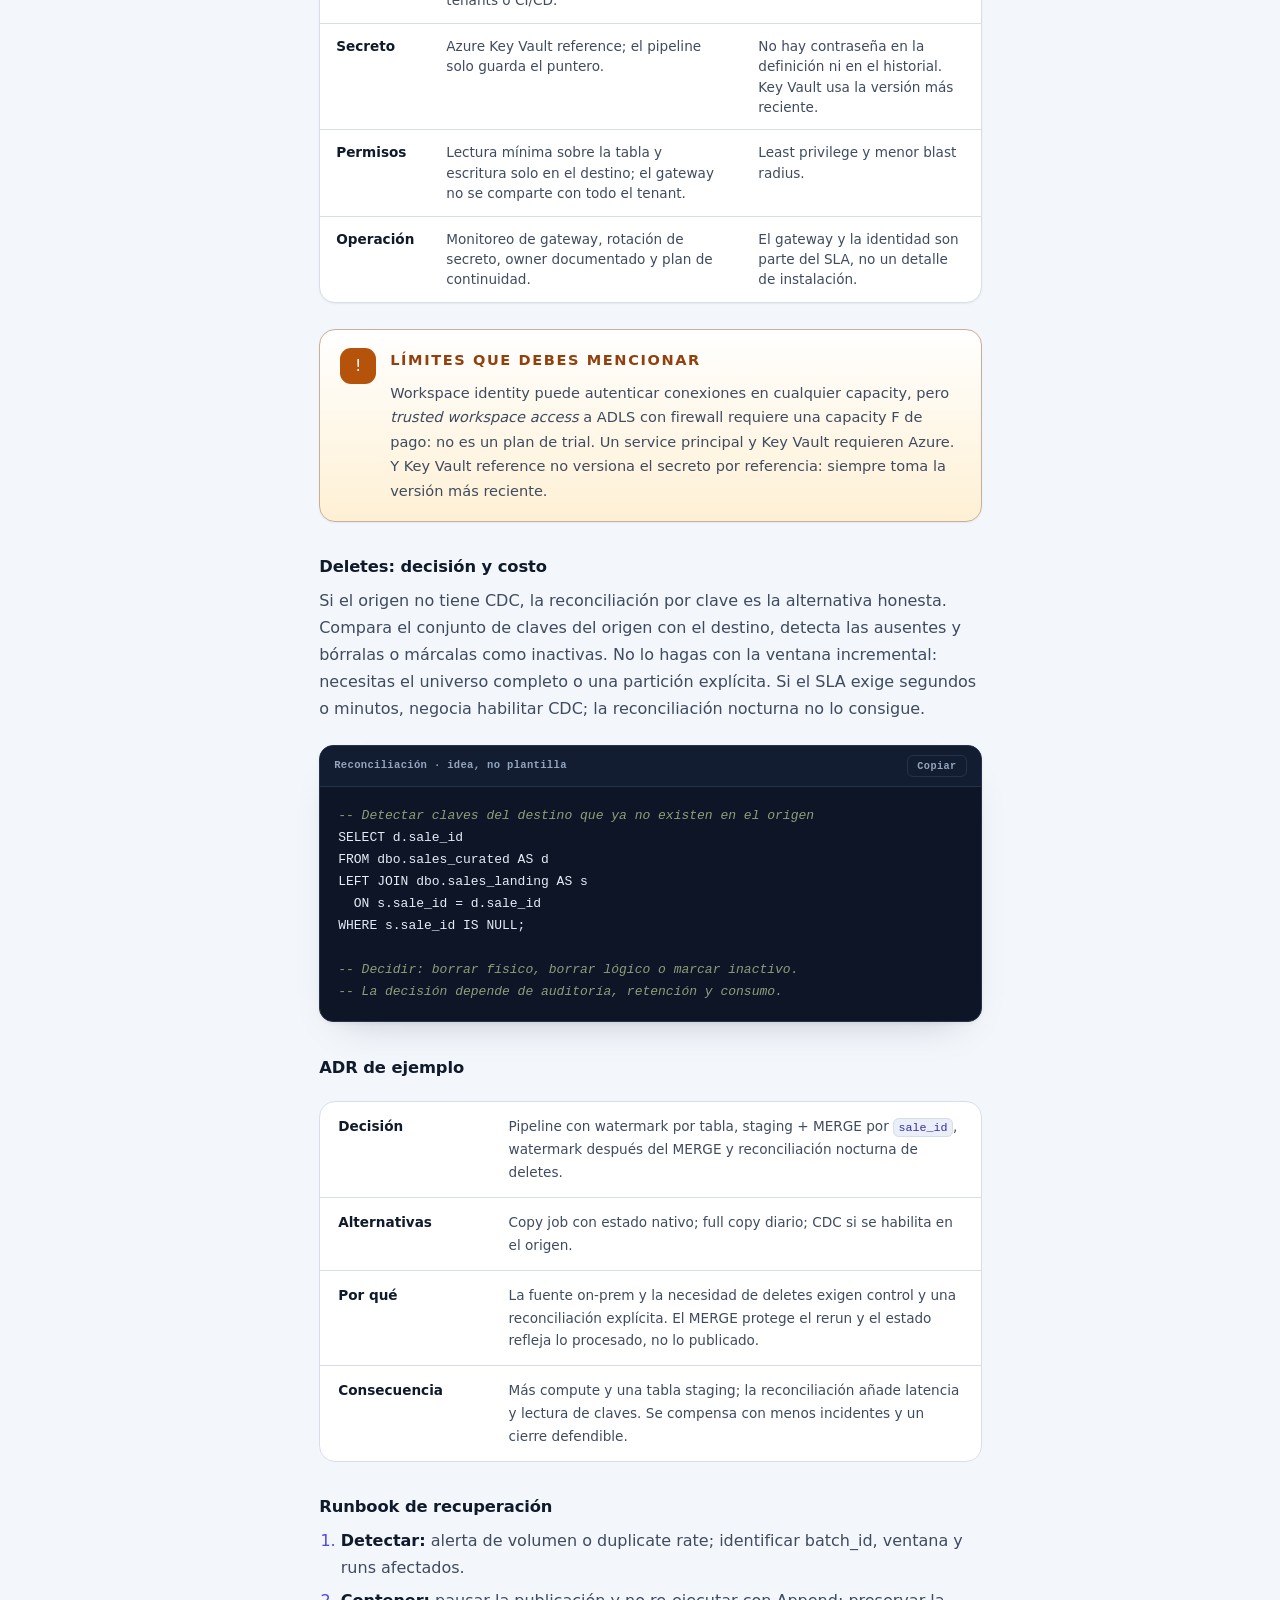
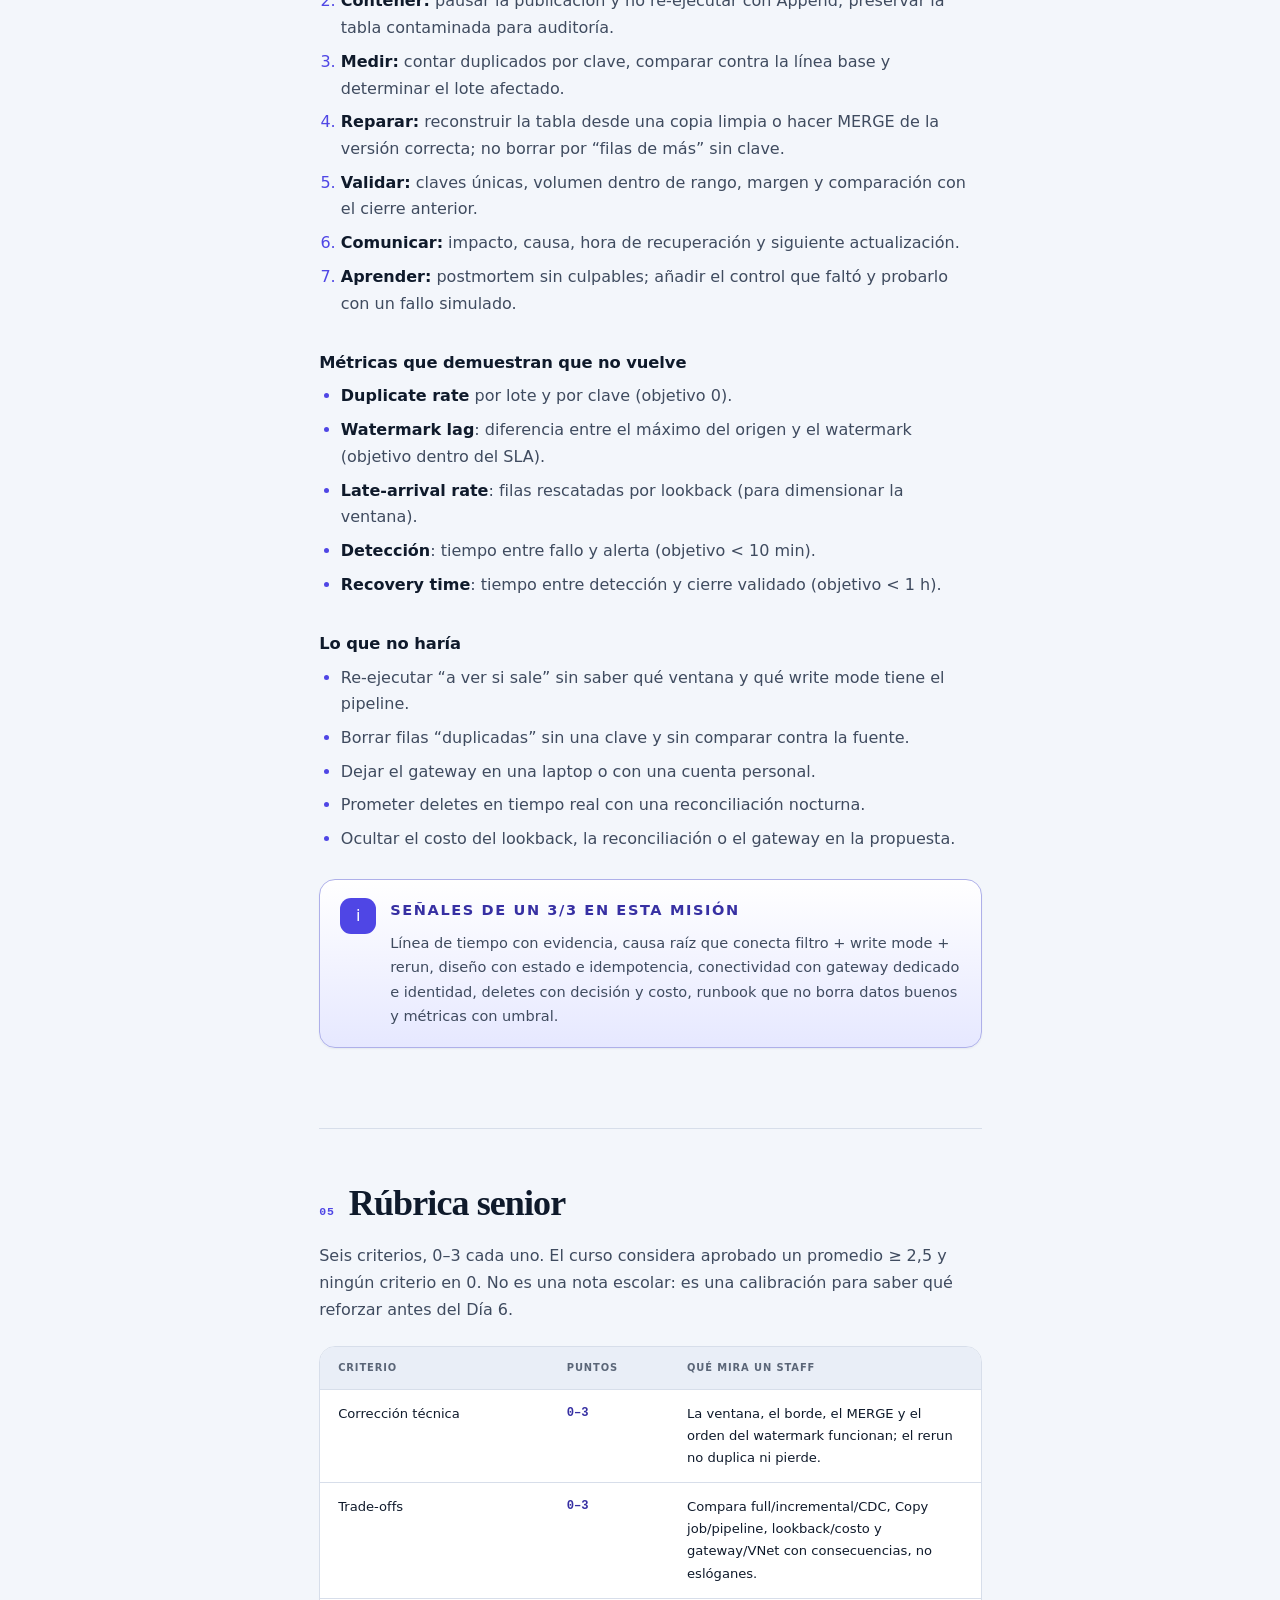
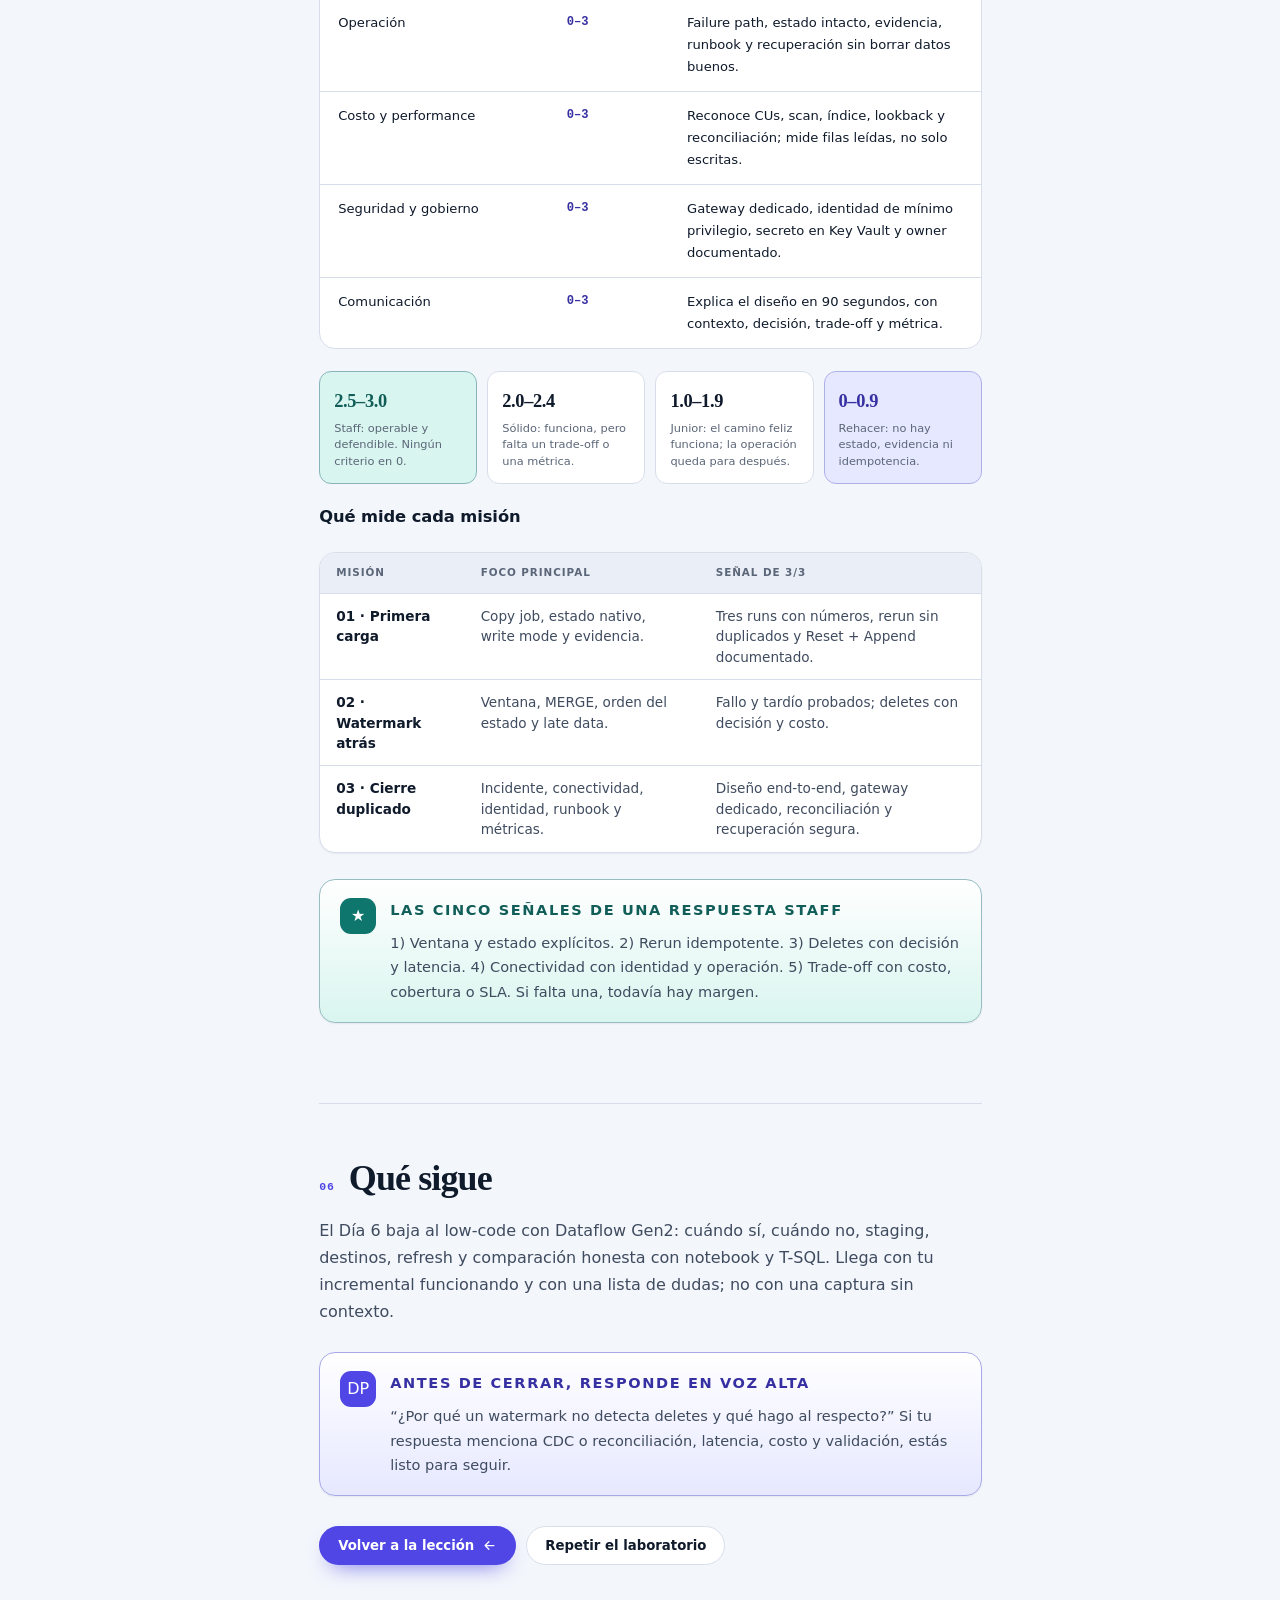
<file: solutions/dia-05-solucion.html>
<!DOCTYPE html>
<html lang="es">
<head>
  <meta charset="utf-8">
  <meta name="viewport" content="width=device-width, initial-scale=1">
  <title>Día 05 · Solución y rúbrica · Ingesta incremental · RetailOps 360</title>
  <meta name="description" content="Solución razonada y rúbrica senior para el laboratorio de ingesta incremental del Día 5: Copy job, watermark, MERGE, late data, deletes y conectividad.">
  <link rel="stylesheet" href="../assets/course.css">
  <script>
    try {
      var t = localStorage.getItem("fabric-theme");
      if (t) document.documentElement.dataset.theme = t;
      else if (matchMedia("(prefers-color-scheme: dark)").matches) {
        document.documentElement.dataset.theme = "dark";
      }
    } catch (e) {}
  </script>
</head>
<body>
  <a class="skip-link" href="#contenido">Saltar al contenido</a>
  <div class="reading-progress" id="readingProgress" aria-hidden="true"></div>

  <div class="shell">
    <aside class="sidebar">
      <a class="brand" href="../index.html">
        <span class="brand-mark">R3</span>
        <span>
          <strong>RetailOps 360</strong>
          <small>Fabric Master Course</small>
        </span>
      </a>

      <nav class="side-nav" aria-label="Navegación del curso">
        <p class="nav-label">Curso</p>
        <a class="side-link" href="../index.html">Portada del curso</a>

        <p class="nav-label">Fase 0 · Completada</p>
        <span class="side-link is-complete">Días 01–03 · Fundamentos</span>

        <p class="nav-label">Fase 1 · Ingesta</p>
        <a class="side-link" href="../lessons/dia-04-data-factory-pipelines-i.html">Día 04 · Pipelines I</a>
        <a class="side-link" href="../lessons/dia-05-ingesta-incremental.html">Día 05 · Ingesta incremental</a>
        <a class="side-link side-link--sub" href="../lessons/dia-05-ingesta-incremental.html">Lección</a>
        <a class="side-link side-link--sub" href="../exercises/dia-05-ejercicios.html">Laboratorio</a>
        <a class="side-link side-link--sub is-active" href="dia-05-solucion.html" aria-current="page">Solución</a>
        <a class="side-link is-locked" href="#" aria-disabled="true" tabindex="-1">Día 06 · Dataflow Gen2</a>
      </nav>

      <div class="sidebar-footer">
        <p class="sidebar-note">Solo después de intentarlo. El valor está en comparar el razonamiento, no en copiar el pipeline.</p>
        <button class="theme-toggle" type="button" aria-label="Cambiar tema" aria-pressed="false">
          <svg class="icon-sun" viewBox="0 0 24 24" aria-hidden="true"><circle cx="12" cy="12" r="4"/><path d="M12 2v2M12 20v2M4.9 4.9l1.4 1.4M17.7 17.7l1.4 1.4M2 12h2M20 12h2M4.9 19.1l1.4-1.4M17.7 6.3l1.4-1.4"/></svg>
          <svg class="icon-moon" viewBox="0 0 24 24" aria-hidden="true"><path d="M21 12.8A9 9 0 1 1 11.2 3a7 7 0 0 0 9.8 9.8Z"/></svg>
          <span class="theme-toggle__label">Oscuro</span>
        </button>
      </div>
    </aside>

    <main class="main" id="contenido">
      <div class="topbar">
        <div class="crumbs">
          <span>Fase 1</span><span aria-hidden="true">/</span><span>Día 05</span><span aria-hidden="true">/</span><strong>Solución</strong>
        </div>
        <div class="topbar-meta">
          <span class="read-time">
            <svg viewBox="0 0 24 24" aria-hidden="true"><circle cx="12" cy="12" r="9"/><path d="M12 7v5l3 2"/></svg>
            30–40 min
          </span>
          <button class="theme-toggle" type="button" aria-label="Cambiar tema" aria-pressed="false">
            <svg class="icon-sun" viewBox="0 0 24 24" aria-hidden="true"><circle cx="12" cy="12" r="4"/><path d="M12 2v2M12 20v2M4.9 4.9l1.4 1.4M17.7 17.7l1.4 1.4M2 12h2M20 12h2M4.9 19.1l1.4-1.4M17.7 6.3l1.4-1.4"/></svg>
            <svg class="icon-moon" viewBox="0 0 24 24" aria-hidden="true"><path d="M21 12.8A9 9 0 1 1 11.2 3a7 7 0 0 0 9.8 9.8Z"/></svg>
            <span class="theme-toggle__label">Oscuro</span>
          </button>
        </div>
      </div>

      <div class="page-grid">
        <article class="article">
          <header class="hero">
            <div class="hero-ornament" aria-hidden="true">S5</div>
            <ul class="eyebrow">
              <li class="chip chip--accent">Día 05 · Solución</li>
              <li class="chip">Rúbrica senior</li>
              <li class="chip chip--soft">Después de intentarlo</li>
            </ul>
            <h1>La solución no es el filtro. <em>Es el contrato de estado.</em></h1>
            <p class="lede">
              Hay muchas formas válidas de resolver estas misiones. Lo que separa una
              respuesta junior de una Staff no es la cantidad de actividades: es la
              ventana, el orden del estado, la idempotencia, la evidencia y la decisión
              explícita sobre deletes y conectividad.
            </p>

            <div class="tldr">
              <p class="tldr__label">Cómo leer esta página</p>
              <p><strong>No copies.</strong> Compara. Pregúntate qué riesgo viste tú que aquí falta y qué supuesto tuyo no sobreviviría a un rerun o a una fila tardía.</p>
              <p><strong>Calibra.</strong> La rúbrica es 0–3 por criterio. Un 2 sólido es bueno; no necesitas 3 en todo para avanzar.</p>
              <p><strong>Anota.</strong> Guarda una decisión que cambiarías después de leer. Ese es el aprendizaje real.</p>
            </div>
          </header>

          <section class="section" id="enfoque">
            <div class="section-head">
              <span class="section-index">01</span>
              <h2>Cómo aborda esto un Staff Engineer</h2>
            </div>
            <p>
              Antes de las respuestas concretas, este es el orden mental que uso. Sirve
              para cualquier carga incremental de RetailOps, no solo para el Día 5.
            </p>
            <ol class="rail">
              <li>
                <span class="rail__dot">1</span>
                <span class="rail__title">Define qué significa “cambiado”</span>
                <span class="rail__body">Inserts, updates y deletes no son lo mismo. La columna incremental solo ve parte de la historia. Si el negocio exige deletes, el diseño cambia antes de escribir la primera actividad.</span>
              </li>
              <li>
                <span class="rail__dot">2</span>
                <span class="rail__title">Elige el dueño del estado</span>
                <span class="rail__body">Copy job nativo o pipeline con tabla de watermark. La pregunta no es “¿cuál es más moderno?”, sino “¿quién puede verlo, medirlo y repararlo a las 3 a.m.?”.</span>
              </li>
              <li>
                <span class="rail__dot">3</span>
                <span class="rail__title">Diseña la ventana y el borde</span>
                <span class="rail__body">Límite inferior abierto, superior cerrado, captura única del nuevo watermark y lookback para tardíos. Prueba el borde con datos, no con intuición.</span>
              </li>
              <li>
                <span class="rail__dot">4</span>
                <span class="rail__title">Haz el rerun aburrido</span>
                <span class="rail__body">Staging, dedup y MERGE por clave. El estado avanza solo después del éxito. Si el rerun no es idempotente, el incremental es una fábrica de duplicados.</span>
              </li>
              <li>
                <span class="rail__dot">5</span>
                <span class="rail__title">Nombra el trade-off</span>
                <span class="rail__body">Lookback vs costo, CDC vs reconciliación, gateway vs VNet, Copy job vs pipeline. Toda decisión cuesta y tiene latencia.</span>
              </li>
            </ol>
          </section>

          <section class="section" id="m1">
            <div class="section-head">
              <span class="section-index">02</span>
              <h2>Misión 01 · La primera carga que no recarga todo</h2>
            </div>

            <h3>Cómo lo abordaría</h3>
            <p>
              Primero verifico que la fuente tiene una columna incremental fiable y
              indexada. Después elijo el destino y el write mode. No empiezo por el botón
              “Run”: empiezo por la pregunta “¿qué pasa si vuelvo a ejecutar?”. Si la
              respuesta es “duplica”, el diseño todavía no está listo.
            </p>

            <div class="table-wrap">
              <table>
                <thead>
                  <tr>
                    <th scope="col">Decisión</th>
                    <th scope="col">Valor razonable</th>
                    <th scope="col">Por qué</th>
                  </tr>
                </thead>
                <tbody>
                  <tr>
                    <th scope="row">Herramienta</th>
                    <td>Copy job</td>
                    <td>Estado incremental nativo, menos código y reset explícito. Encaja en el caso guiado.</td>
                  </tr>
                  <tr>
                    <th scope="row">Columna incremental</th>
                    <td><code>updated_at</code></td>
                    <td>Monótona en inserts y updates; indexada en la fuente. Si hubiera <code>ROWVERSION</code>, sería más robusta.</td>
                  </tr>
                  <tr>
                    <th scope="row">Write method</th>
                    <td>Merge por <code>sale_id</code></td>
                    <td>Re-ejecutar deja el mismo resultado. Append solo sería aceptable en una staging con dedup posterior.</td>
                  </tr>
                  <tr>
                    <th scope="row">Schedule</th>
                    <td>Manual en el laboratorio; diario en producción</td>
                    <td>El schedule no cambia la semántica, pero sí la ventana y la concurrencia.</td>
                  </tr>
                  <tr>
                    <th scope="row">Evidencia</th>
                    <td>Run ID, filas leídas, filas escritas, total destino</td>
                    <td>Sin números no puedes distinguir “incremental” de “full disfrazado”.</td>
                  </tr>
                </tbody>
              </table>
            </div>

            <h3>Una respuesta sólida</h3>
            <div class="code-block">
              <div class="code-head">
                <span class="code-head__file">Contrato del Copy job</span>
              </div>
              <pre><code>copy_job cj_sales_incremental(
  source = wh_retailops.dbo.sales_landing,
  destination = lh_retailops.bronze.sales_incremental,
  copy_mode = incremental,
  watermark_column = updated_at,
  write_method = merge,
  key = sale_id
):

  run 1: initial load -> 10 rows read, 10 written, 10 total
  run 2: 2 inserts + 1 update -> 3 rows read, 3 written, 12 total
  run 3: rerun without changes -> 0 rows read, 0 written, 12 total</code></pre>
            </div>

            <h3>Evidencia de las tres ejecuciones</h3>
            <div class="table-wrap">
              <table>
                <thead>
                  <tr>
                    <th scope="col">Run</th>
                    <th scope="col">Cambio en origen</th>
                    <th scope="col">Filas leídas</th>
                    <th scope="col">Total destino</th>
                    <th scope="col">Resultado</th>
                  </tr>
                </thead>
                <tbody>
                  <tr>
                    <th scope="row">1</th>
                    <td>Carga inicial de 10 ventas.</td>
                    <td>10</td>
                    <td>10</td>
                    <td>Full inicial, estado creado.</td>
                  </tr>
                  <tr>
                    <th scope="row">2</th>
                    <td>2 inserts y 1 update.</td>
                    <td>3</td>
                    <td>12</td>
                    <td>Incremental real; la actualización reemplaza, no duplica.</td>
                  </tr>
                  <tr>
                    <th scope="row">3</th>
                    <td>Sin cambios.</td>
                    <td>0</td>
                    <td>12</td>
                    <td>Rerun idempotente; no movió nada.</td>
                  </tr>
                  <tr>
                    <th scope="row">4</th>
                    <td>Reset + Append en una copia.</td>
                    <td>12</td>
                    <td>24</td>
                    <td>El estado se limpió, el destino no; el Append duplicó.</td>
                  </tr>
                </tbody>
              </table>
            </div>

            <div class="callout callout--staff">
              <div class="callout__icon" aria-hidden="true">★</div>
              <div>
                <p class="callout__title">Por qué el run 4 es el más importante</p>
                <p>
                  Demuestra que <strong>Reset no borra datos</strong>. Si el destino es
                  Append, el siguiente run vuelve a leer y duplica. La solución no es
                  “no usar Reset”: es entender qué estado y qué write mode tienes antes de
                  pulsarlo. Con Merge, el mismo Reset no produce duplicados; con Append,
                  debes limpiar el destino o usar staging.
                </p>
              </div>
            </div>

            <h3>Cuándo cambiaría a pipeline</h3>
            <ul>
              <li>Necesitas una query propia con joins o filtros que Copy job no expresa bien.</li>
              <li>Necesitas dependencias con notebooks, validaciones o varias tablas en un grafo.</li>
              <li>Necesitas un lookback distinto por tabla o una lógica de estado que el job no permite.</li>
              <li>Necesitas integrar la carga en una orquestación más amplia con rutas de fallo y parent/child.</li>
            </ul>

            <h3>Lo que no haría</h3>
            <ul>
              <li>Usar Append en la tabla final “porque es más rápido” y confiar en un dedup posterior.</li>
              <li>Pulsar Reset sin saber si el destino es Append o Merge.</li>
              <li>Declarar éxito sin mirar filas leídas y total destino.</li>
              <li>Elegir Copy job solo porque el botón es más grande, sin evaluar el control que necesitas.</li>
            </ul>

            <div class="callout callout--key">
              <div class="callout__icon" aria-hidden="true">i</div>
              <div>
                <p class="callout__title">Señales de un 3/3 en esta misión</p>
                <p>
                  Tres runs con números, un rerun sin duplicados, una prueba de Reset con
                  Append documentada y una frase clara sobre cuándo el pipeline aporta
                  control que Copy job no tiene.
                </p>
              </div>
            </div>
          </section>

          <section class="section" id="m2">
            <div class="section-head">
              <span class="section-index">03</span>
              <h2>Misión 02 · El watermark que se quedó atrás</h2>
            </div>

            <h3>Cómo lo abordaría</h3>
            <p>
              El fallo no es “el filtro no ve la fila”. El fallo es que el proceso avanzó
              su estado más allá de lo que podía recuperar. Diseño el estado por tabla,
              capturo el nuevo watermark una vez, proceso una ventana y publico con MERGE.
              Después pruebo el fallo y la fila tardía. Si no pruebo esos dos, no sé si el
              diseño es operable.
            </p>

            <div class="arch">
              <div class="arch__layer">
                <p class="arch__label">Estado</p>
                <div class="arch__boxes">
                  <div class="arch__box">Lookup old<small>watermark por tabla</small></div>
                  <div class="arch__box">Lookup new<small>MAX(updated_at)</small></div>
                </div>
              </div>
              <div class="arch__arrow" aria-hidden="true">↓</div>
              <div class="arch__layer">
                <p class="arch__label">Publicación</p>
                <div class="arch__boxes">
                  <div class="arch__box arch__box--accent">Copy window<small>stage</small></div>
                  <div class="arch__box">Dedup + MERGE<small>curated</small></div>
                  <div class="arch__box arch__box--teal">Set watermark<small>solo si OK</small></div>
                </div>
              </div>
              <div class="arch__arrow" aria-hidden="true">↓ si falla</div>
              <div class="arch__layer">
                <p class="arch__label">Contención</p>
                <div class="arch__boxes">
                  <div class="arch__box arch__box--amber">Fail con contexto<small>tabla + ventana + run</small></div>
                  <div class="arch__box arch__box--amber">Watermark intacto<small>rerun seguro</small></div>
                </div>
              </div>
            </div>

            <h3>Estado y ventana</h3>
            <div class="code-block">
              <div class="code-head">
                <span class="code-head__file">T-SQL · estado por tabla</span>
              </div>
              <pre><code>CREATE TABLE dbo.etl_watermark (
  table_name      varchar(100) NOT NULL,
  watermark_value datetime2(6) NOT NULL,
  updated_at      datetime2(6) NOT NULL
);

ALTER TABLE dbo.etl_watermark
  ADD CONSTRAINT PK_etl_watermark
  PRIMARY KEY NONCLUSTERED (table_name) NOT ENFORCED;

<span class="tok-com">-- old = lo que ya processé; new = máximo actual, capturado una vez</span>
SELECT watermark_value
FROM dbo.etl_watermark
WHERE table_name = 'sales_landing';

SELECT MAX(updated_at) AS new_watermark
FROM dbo.sales_landing;

<span class="tok-com">-- Ventana: abierta por abajo, cerrada por arriba</span>
SELECT *
FROM dbo.sales_landing
WHERE updated_at &gt;  @old_watermark
  AND updated_at &lt;= @new_watermark;</code></pre>
            </div>

            <div class="callout callout--warn">
              <div class="callout__icon" aria-hidden="true">!</div>
              <div>
                <p class="callout__title">La PK de Warehouse no te salva de los duplicados</p>
                <p>
                  En Fabric Warehouse, la primary key se añade con
                  <code>ALTER TABLE ... PRIMARY KEY NONCLUSTERED (...) NOT ENFORCED</code>
                  y no se enforcea. Documenta la intención, pero no garantiza unicidad.
                  Deduplica la staging antes del MERGE y valida la clave; no confíes en la
                  restricción para evitar duplicados.
                </p>
              </div>
            </div>

            <h3>Por qué este orden</h3>
            <div class="table-wrap">
              <table>
                <thead>
                  <tr>
                    <th scope="col">Si pasa esto</th>
                    <th scope="col">Con este orden</th>
                    <th scope="col">Con el orden inverso</th>
                  </tr>
                </thead>
                <tbody>
                  <tr>
                    <th scope="row">El copy falla</th>
                    <td>Watermark intacto; el rerun reprocesa.</td>
                    <td>Watermark avanzó; la ventana se perdió.</td>
                  </tr>
                  <tr>
                    <th scope="row">El MERGE falla</th>
                    <td>Watermark intacto; el rerun reprocesa y mergea.</td>
                    <td>Watermark avanzó; datos sin publicar.</td>
                  </tr>
                  <tr>
                    <th scope="row">El MERGE funciona y el set watermark falla</th>
                    <td>Watermark intacto; el rerun reprocesa y el MERGE es idempotente.</td>
                    <td>No aplica: el estado ya avanzó.</td>
                  </tr>
                  <tr>
                    <th scope="row">El rerun se ejecuta dos veces</th>
                    <td>MERGE deja el mismo resultado.</td>
                    <td>Append o estado prematuro amplifican el error.</td>
                  </tr>
                </tbody>
              </table>
            </div>

            <div class="callout callout--staff">
              <div class="callout__icon" aria-hidden="true">★</div>
              <div>
                <p class="callout__title">La versión más fuerte</p>
                <p>
                  Si puedes, haz el MERGE y la actualización del watermark en la misma
                  transacción o en el mismo procedimiento. Así el estado y el dato son
                  atómicos. En la demo se separan para observar el fallo; el orden los hace
                  seguros porque el MERGE es idempotente. En producción, elige atomicidad
                  si el motor y el diseño lo permiten.
                </p>
              </div>
            </div>

            <h3>MERGE idempotente</h3>
            <div class="code-block">
              <div class="code-head">
                <span class="code-head__file">T-SQL · dedup y merge</span>
              </div>
              <pre><code>;WITH dedup AS (
  SELECT *,
         ROW_NUMBER() OVER (
           PARTITION BY sale_id
           ORDER BY updated_at DESC
         ) AS rn
  FROM dbo.sales_stage
)
MERGE dbo.sales_curated AS tgt
USING (SELECT * FROM dedup WHERE rn = 1) AS src
ON tgt.sale_id = src.sale_id
WHEN MATCHED AND src.updated_at &gt; tgt.updated_at THEN
  UPDATE SET
    store_id = src.store_id,
    amount = src.amount,
    updated_at = src.updated_at
WHEN NOT MATCHED BY TARGET THEN
  INSERT (sale_id, store_id, amount, updated_at)
  VALUES (src.sale_id, src.store_id, src.amount, src.updated_at);

<span class="tok-com">-- Solo después de que el MERGE termine sin error:</span>
UPDATE dbo.etl_watermark
SET watermark_value = @new_watermark,
    updated_at = SYSUTCDATETIME()
WHERE table_name = @source_table;</code></pre>
            </div>

            <h3>Fila tardía y lookback</h3>
            <p>
              Si el watermark ya está en <code>2026-11-21T09:20</code> y llega una fila con
              <code>updated_at = 2026-11-21T08:00</code>, el filtro
              <code>&gt; watermark</code> no la ve. Un lookback de 48 horas cambia el
              límite inferior a <code>2026-11-19T09:20</code> y la rescata. El MERGE
              absorbe el solapamiento sin duplicar.
            </p>

            <div class="table-wrap">
              <table>
                <thead>
                  <tr>
                    <th scope="col">Lookback</th>
                    <th scope="col">Ventaja</th>
                    <th scope="col">Costo</th>
                    <th scope="col">Cuándo</th>
                  </tr>
                </thead>
                <tbody>
                  <tr>
                    <th scope="row">0 h</th>
                    <td>Mínimo scan.</td>
                    <td>Pierde cualquier tardío.</td>
                    <td>Solo si la fuente garantiza puntualidad estricta.</td>
                  </tr>
                  <tr>
                    <th scope="row">24–48 h</th>
                    <td>Cubre desfases normales y reprocesos del día anterior.</td>
                    <td>Más filas leídas y mergeadas.</td>
                    <td>Punto de partida razonable para batch diario.</td>
                  </tr>
                  <tr>
                    <th scope="row">7 días</th>
                    <td>Muy tolerante a tardíos.</td>
                    <td>Puede acercarse a un full copy en tablas pequeñas.</td>
                    <td>Solo con una tasa de tardíos medida y un SLA que lo exija.</td>
                  </tr>
                </tbody>
              </table>
            </div>

            <h3>Deletes: la parte que el watermark no resuelve</h3>
            <p>
              Una fila borrada en el origen no aparece en la comparación. El destino
              conserva un fantasma. Sin CDC, la alternativa es una reconciliación por
              clave: comparar el conjunto de claves del origen con el destino y borrar o
              marcar las ausentes. Tiene latencia (solo detecta en la pasada) y costo (lee
              claves de ambos lados). Si el negocio exige deletes en tiempo casi real,
              CDC es la respuesta; si tolera una ventana nocturna, la reconciliación puede
              ser suficiente.
            </p>

            <div class="callout callout--warn">
              <div class="callout__icon" aria-hidden="true">!</div>
              <div>
                <p class="callout__title">No borres por “lo que falta en la ventana”</p>
                <p>
                  La ventana incremental no contiene todo el universo de claves. Si borras
                  las claves que no aparecen en la ventana, destruyes datos buenos. La
                  reconciliación debe comparar el conjunto completo (o una partición
                  explícita), no el lote incremental.
                </p>
              </div>
            </div>

            <h3>Evidencia esperada</h3>
            <div class="table-wrap">
              <table>
                <thead>
                  <tr>
                    <th scope="col">Prueba</th>
                    <th scope="col">Resultado esperado</th>
                    <th scope="col">Evidencia</th>
                  </tr>
                </thead>
                <tbody>
                  <tr>
                    <th scope="row">Carga inicial</th>
                    <td>Todo el dataset, estado creado.</td>
                    <td>Filas leídas/mergeadas, watermark nuevo.</td>
                  </tr>
                  <tr>
                    <th scope="row">Incremental</th>
                    <td>Solo la ventana; updates reemplazan.</td>
                    <td>Conteo antes/después, claves únicas.</td>
                  </tr>
                  <tr>
                    <th scope="row">Fallo antes del watermark</th>
                    <td>Estado intacto; rerun seguro.</td>
                    <td>Watermark antes/después del fallo, run ID.</td>
                  </tr>
                  <tr>
                    <th scope="row">Fila tardía sin lookback</th>
                    <td>No se carga; se detecta el hueco.</td>
                    <td>Clave ausente, ventana usada.</td>
                  </tr>
                  <tr>
                    <th scope="row">Fila tardía con lookback</th>
                    <td>Se carga una vez; sin duplicados.</td>
                    <td>Clave presente, conteo estable.</td>
                  </tr>
                </tbody>
              </table>
            </div>

            <h3>Lo que no haría</h3>
            <ul>
              <li>Usar <code>MAX(updated_at)</code> del destino como estado del proceso.</li>
              <li>Actualizar el watermark antes del MERGE “para que no se repita”.</li>
              <li>Usar <code>&gt;=</code> y confiar en que “el MERGE lo arregla” sin probar el borde.</li>
              <li>Borrar claves ausentes de la ventana incremental.</li>
              <li>Poner un lookback de 30 días sin medir el costo.</li>
            </ul>

            <div class="callout callout--key">
              <div class="callout__icon" aria-hidden="true">i</div>
              <div>
                <p class="callout__title">Señales de un 3/3 en esta misión</p>
                <p>
                  Ventana y bordes justificados, estado por tabla, MERGE con dedup, orden
                  correcto, prueba de fallo, prueba de tardío con y sin lookback, y una
                  decisión de deletes con costo y latencia explícitos.
                </p>
              </div>
            </div>
          </section>

          <section class="section" id="m3">
            <div class="section-head">
              <span class="section-index">04</span>
              <h2>Misión 03 · El cierre con 3,1 millones de duplicados</h2>
            </div>

            <h3>Reconstrucción del incidente</h3>
            <div class="table-wrap">
              <table>
                <thead>
                  <tr>
                    <th scope="col">Hora</th>
                    <th scope="col">Qué pasó</th>
                    <th scope="col">Evidencia que faltaba</th>
                  </tr>
                </thead>
                <tbody>
                  <tr>
                    <th scope="row">02:00</th>
                    <td>Arranca el incremental con <code>&gt;=</code> contra el máximo del destino.</td>
                    <td>Watermark anterior, ventana y parámetros del run.</td>
                  </tr>
                  <tr>
                    <th scope="row">02:40</th>
                    <td>El copy falla por timeout; no hay failure path con contexto.</td>
                    <td>Error con tabla, ventana y run ID.</td>
                  </tr>
                  <tr>
                    <th scope="row">05:00</th>
                    <td>Un analista re-ejecuta dos veces sobre una tabla con Append.</td>
                    <td>Política de rerun y write mode idempotente.</td>
                  </tr>
                  <tr>
                    <th scope="row">07:00</th>
                    <td>El dashboard muestra más ventas que ayer; el margen cae.</td>
                    <td>Validación de volumen y duplicate rate.</td>
                  </tr>
                  <tr>
                    <th scope="row">08:30</th>
                    <td>Analytics escala el incidente.</td>
                    <td>Alerta proactiva, runbook y batch_id.</td>
                  </tr>
                </tbody>
              </table>
            </div>

            <p>
              <strong>Causa raíz:</strong> el filtro incluía el borde, el write mode
              permitía duplicar y el rerun manual amplificó el problema. No fue “un error
              humano” aislado: fue la consecuencia predecible de un diseño sin estado
              idempotente. La falta de alerta solo hizo que se descubriera más tarde.
            </p>

            <h3>Diseño objetivo</h3>
            <div class="arch">
              <div class="arch__layer">
                <p class="arch__label">Ingesta</p>
                <div class="arch__boxes">
                  <div class="arch__box">Gateway<small>SQL Server on-prem</small></div>
                  <div class="arch__box arch__box--accent">Copy window<small>stage + batch_id</small></div>
                  <div class="arch__box">Dedup<small>clave única</small></div>
                </div>
              </div>
              <div class="arch__arrow" aria-hidden="true">↓</div>
              <div class="arch__layer">
                <p class="arch__label">Publicación y estado</p>
                <div class="arch__boxes">
                  <div class="arch__box arch__box--teal">MERGE<small>curated</small></div>
                  <div class="arch__box arch__box--teal">Watermark<small>solo si OK</small></div>
                  <div class="arch__box">Reconciliación<small>deletes</small></div>
                </div>
              </div>
              <div class="arch__arrow" aria-hidden="true">↓</div>
              <div class="arch__layer">
                <p class="arch__label">Operación</p>
                <div class="arch__boxes">
                  <div class="arch__box arch__box--amber">Alerta<small>fallo + volumen</small></div>
                  <div class="arch__box">Runbook<small>reparar sin borrar bueno</small></div>
                  <div class="arch__box">Métricas<small>duplicados, freshness, MTTR</small></div>
                </div>
              </div>
            </div>

            <h3>Decisión de herramienta y write mode</h3>
            <div class="table-wrap">
              <table>
                <thead>
                  <tr>
                    <th scope="col">Decisión</th>
                    <th scope="col">Alternativa</th>
                    <th scope="col">Por qué la elegiría</th>
                    <th scope="col">Consecuencia</th>
                  </tr>
                </thead>
                <tbody>
                  <tr>
                    <th scope="row">Pipeline con watermark explícito</th>
                    <td>Copy job nativo</td>
                    <td>La fuente on-prem y la reconciliación de deletes requieren orquestación y control fino.</td>
                    <td>Más código y estado que mantener; más responsabilidad operativa.</td>
                  </tr>
                  <tr>
                    <th scope="row">Staging + MERGE por clave</th>
                    <td>Append directo</td>
                    <td>Rerun idempotente; el negocio no ve filas a medias.</td>
                    <td>Más compute y una tabla staging que limpiar.</td>
                  </tr>
                  <tr>
                    <th scope="row">Watermark después del MERGE</th>
                    <td>Watermark antes del copy</td>
                    <td>Nunca se pierde una ventana; el rerun reprocesa.</td>
                    <td>Puede reprocesar más de una vez; el MERGE lo absorbe.</td>
                  </tr>
                  <tr>
                    <th scope="row">Reconciliación nocturna</th>
                    <td>CDC</td>
                    <td>No hay CDC en el origen; la reconciliación cubre deletes con latencia aceptable.</td>
                    <td>Lee claves de ambos lados; no es tiempo real.</td>
                  </tr>
                  <tr>
                    <th scope="row">Gateway dedicado con HA</th>
                    <td>Gateway en laptop</td>
                    <td>Disponibilidad y seguridad; una laptop no es producción.</td>
                    <td>Costo de infraestructura y administración.</td>
                  </tr>
                </tbody>
              </table>
            </div>

            <h3>Conectividad e identidad</h3>
            <div class="table-wrap">
              <table>
                <thead>
                  <tr>
                    <th scope="col">Pieza</th>
                    <th scope="col">Diseño</th>
                    <th scope="col">Por qué</th>
                  </tr>
                </thead>
                <tbody>
                  <tr>
                    <th scope="row">Gateway</th>
                    <td>On-premises data gateway en servidor dedicado, cuenta de servicio, clúster HA y versión soportada.</td>
                    <td>La fuente está en la oficina; una laptop que se suspende no garantiza el batch.</td>
                  </tr>
                  <tr>
                    <th scope="row">Identidad</th>
                    <td>Workspace identity si el conector y el escenario lo permiten; service principal si necesitas automatización entre tenants o CI/CD.</td>
                    <td>Evitas credenciales personales y reduces el radio de impacto.</td>
                  </tr>
                  <tr>
                    <th scope="row">Secreto</th>
                    <td>Azure Key Vault reference; el pipeline solo guarda el puntero.</td>
                    <td>No hay contraseña en la definición ni en el historial. Key Vault usa la versión más reciente.</td>
                  </tr>
                  <tr>
                    <th scope="row">Permisos</th>
                    <td>Lectura mínima sobre la tabla y escritura solo en el destino; el gateway no se comparte con todo el tenant.</td>
                    <td>Least privilege y menor blast radius.</td>
                  </tr>
                  <tr>
                    <th scope="row">Operación</th>
                    <td>Monitoreo de gateway, rotación de secreto, owner documentado y plan de continuidad.</td>
                    <td>El gateway y la identidad son parte del SLA, no un detalle de instalación.</td>
                  </tr>
                </tbody>
              </table>
            </div>

            <div class="callout callout--warn">
              <div class="callout__icon" aria-hidden="true">!</div>
              <div>
                <p class="callout__title">Límites que debes mencionar</p>
                <p>
                  Workspace identity puede autenticar conexiones en cualquier capacity,
                  pero <em>trusted workspace access</em> a ADLS con firewall requiere una
                  capacity F de pago: no es un plan de trial. Un service principal y Key
                  Vault requieren Azure. Y Key Vault reference no versiona el secreto por
                  referencia: siempre toma la versión más reciente.
                </p>
              </div>
            </div>

            <h3>Deletes: decisión y costo</h3>
            <p>
              Si el origen no tiene CDC, la reconciliación por clave es la alternativa
              honesta. Compara el conjunto de claves del origen con el destino, detecta
              las ausentes y bórralas o márcalas como inactivas. No lo hagas con la ventana
              incremental: necesitas el universo completo o una partición explícita. Si el
              SLA exige segundos o minutos, negocia habilitar CDC; la reconciliación
              nocturna no lo consigue.
            </p>

            <div class="code-block">
              <div class="code-head">
                <span class="code-head__file">Reconciliación · idea, no plantilla</span>
              </div>
              <pre><code><span class="tok-com">-- Detectar claves del destino que ya no existen en el origen</span>
SELECT d.sale_id
FROM dbo.sales_curated AS d
LEFT JOIN dbo.sales_landing AS s
  ON s.sale_id = d.sale_id
WHERE s.sale_id IS NULL;

<span class="tok-com">-- Decidir: borrar físico, borrar lógico o marcar inactivo.
-- La decisión depende de auditoría, retención y consumo.</span></code></pre>
            </div>

            <h3>ADR de ejemplo</h3>
            <div class="glossary">
              <div class="glossary__row">
                <span class="glossary__term">Decisión</span>
                <span class="glossary__def">Pipeline con watermark por tabla, staging + MERGE por <code>sale_id</code>, watermark después del MERGE y reconciliación nocturna de deletes.</span>
              </div>
              <div class="glossary__row">
                <span class="glossary__term">Alternativas</span>
                <span class="glossary__def">Copy job con estado nativo; full copy diario; CDC si se habilita en el origen.</span>
              </div>
              <div class="glossary__row">
                <span class="glossary__term">Por qué</span>
                <span class="glossary__def">La fuente on-prem y la necesidad de deletes exigen control y una reconciliación explícita. El MERGE protege el rerun y el estado refleja lo procesado, no lo publicado.</span>
              </div>
              <div class="glossary__row">
                <span class="glossary__term">Consecuencia</span>
                <span class="glossary__def">Más compute y una tabla staging; la reconciliación añade latencia y lectura de claves. Se compensa con menos incidentes y un cierre defendible.</span>
              </div>
            </div>

            <h3>Runbook de recuperación</h3>
            <ol>
              <li><strong>Detectar:</strong> alerta de volumen o duplicate rate; identificar batch_id, ventana y runs afectados.</li>
              <li><strong>Contener:</strong> pausar la publicación y no re-ejecutar con Append; preservar la tabla contaminada para auditoría.</li>
              <li><strong>Medir:</strong> contar duplicados por clave, comparar contra la línea base y determinar el lote afectado.</li>
              <li><strong>Reparar:</strong> reconstruir la tabla desde una copia limpia o hacer MERGE de la versión correcta; no borrar por “filas de más” sin clave.</li>
              <li><strong>Validar:</strong> claves únicas, volumen dentro de rango, margen y comparación con el cierre anterior.</li>
              <li><strong>Comunicar:</strong> impacto, causa, hora de recuperación y siguiente actualización.</li>
              <li><strong>Aprender:</strong> postmortem sin culpables; añadir el control que faltó y probarlo con un fallo simulado.</li>
            </ol>

            <h3>Métricas que demuestran que no vuelve</h3>
            <ul>
              <li><strong>Duplicate rate</strong> por lote y por clave (objetivo 0).</li>
              <li><strong>Watermark lag</strong>: diferencia entre el máximo del origen y el watermark (objetivo dentro del SLA).</li>
              <li><strong>Late-arrival rate</strong>: filas rescatadas por lookback (para dimensionar la ventana).</li>
              <li><strong>Detección</strong>: tiempo entre fallo y alerta (objetivo &lt; 10 min).</li>
              <li><strong>Recovery time</strong>: tiempo entre detección y cierre validado (objetivo &lt; 1 h).</li>
            </ul>

            <h3>Lo que no haría</h3>
            <ul>
              <li>Re-ejecutar “a ver si sale” sin saber qué ventana y qué write mode tiene el pipeline.</li>
              <li>Borrar filas “duplicadas” sin una clave y sin comparar contra la fuente.</li>
              <li>Dejar el gateway en una laptop o con una cuenta personal.</li>
              <li>Prometer deletes en tiempo real con una reconciliación nocturna.</li>
              <li>Ocultar el costo del lookback, la reconciliación o el gateway en la propuesta.</li>
            </ul>

            <div class="callout callout--key">
              <div class="callout__icon" aria-hidden="true">i</div>
              <div>
                <p class="callout__title">Señales de un 3/3 en esta misión</p>
                <p>
                  Línea de tiempo con evidencia, causa raíz que conecta filtro + write mode
                  + rerun, diseño con estado e idempotencia, conectividad con gateway
                  dedicado e identidad, deletes con decisión y costo, runbook que no borra
                  datos buenos y métricas con umbral.
                </p>
              </div>
            </div>
          </section>

          <section class="section" id="rubrica">
            <div class="section-head">
              <span class="section-index">05</span>
              <h2>Rúbrica senior</h2>
            </div>
            <p>
              Seis criterios, 0–3 cada uno. El curso considera aprobado un promedio
              ≥ 2,5 y ningún criterio en 0. No es una nota escolar: es una calibración
              para saber qué reforzar antes del Día 6.
            </p>

            <div class="rubric">
              <div class="rubric__row rubric__row--head">
                <span>Criterio</span><span>Puntos</span><span>Qué mira un Staff</span>
              </div>
              <div class="rubric__row">
                <span>Corrección técnica</span><span class="rubric__score">0–3</span><span>La ventana, el borde, el MERGE y el orden del watermark funcionan; el rerun no duplica ni pierde.</span>
              </div>
              <div class="rubric__row">
                <span>Trade-offs</span><span class="rubric__score">0–3</span><span>Compara full/incremental/CDC, Copy job/pipeline, lookback/costo y gateway/VNet con consecuencias, no eslóganes.</span>
              </div>
              <div class="rubric__row">
                <span>Operación</span><span class="rubric__score">0–3</span><span>Failure path, estado intacto, evidencia, runbook y recuperación sin borrar datos buenos.</span>
              </div>
              <div class="rubric__row">
                <span>Costo y performance</span><span class="rubric__score">0–3</span><span>Reconoce CUs, scan, índice, lookback y reconciliación; mide filas leídas, no solo escritas.</span>
              </div>
              <div class="rubric__row">
                <span>Seguridad y gobierno</span><span class="rubric__score">0–3</span><span>Gateway dedicado, identidad de mínimo privilegio, secreto en Key Vault y owner documentado.</span>
              </div>
              <div class="rubric__row">
                <span>Comunicación</span><span class="rubric__score">0–3</span><span>Explica el diseño en 90 segundos, con contexto, decisión, trade-off y métrica.</span>
              </div>
            </div>

            <div class="score-scale">
              <div class="score score--top">
                <strong>2.5–3.0</strong>
                <span>Staff: operable y defendible. Ningún criterio en 0.</span>
              </div>
              <div class="score">
                <strong>2.0–2.4</strong>
                <span>Sólido: funciona, pero falta un trade-off o una métrica.</span>
              </div>
              <div class="score">
                <strong>1.0–1.9</strong>
                <span>Junior: el camino feliz funciona; la operación queda para después.</span>
              </div>
              <div class="score score--low">
                <strong>0–0.9</strong>
                <span>Rehacer: no hay estado, evidencia ni idempotencia.</span>
              </div>
            </div>

            <h3>Qué mide cada misión</h3>
            <div class="table-wrap">
              <table>
                <thead>
                  <tr>
                    <th scope="col">Misión</th>
                    <th scope="col">Foco principal</th>
                    <th scope="col">Señal de 3/3</th>
                  </tr>
                </thead>
                <tbody>
                  <tr>
                    <th scope="row">01 · Primera carga</th>
                    <td>Copy job, estado nativo, write mode y evidencia.</td>
                    <td>Tres runs con números, rerun sin duplicados y Reset + Append documentado.</td>
                  </tr>
                  <tr>
                    <th scope="row">02 · Watermark atrás</th>
                    <td>Ventana, MERGE, orden del estado y late data.</td>
                    <td>Fallo y tardío probados; deletes con decisión y costo.</td>
                  </tr>
                  <tr>
                    <th scope="row">03 · Cierre duplicado</th>
                    <td>Incidente, conectividad, identidad, runbook y métricas.</td>
                    <td>Diseño end-to-end, gateway dedicado, reconciliación y recuperación segura.</td>
                  </tr>
                </tbody>
              </table>
            </div>

            <div class="callout callout--staff">
              <div class="callout__icon" aria-hidden="true">★</div>
              <div>
                <p class="callout__title">Las cinco señales de una respuesta Staff</p>
                <p>
                  1) Ventana y estado explícitos. 2) Rerun idempotente. 3) Deletes con
                  decisión y latencia. 4) Conectividad con identidad y operación. 5)
                  Trade-off con costo, cobertura o SLA. Si falta una, todavía hay margen.
                </p>
              </div>
            </div>
          </section>

          <section class="section" id="cierre">
            <div class="section-head">
              <span class="section-index">06</span>
              <h2>Qué sigue</h2>
            </div>
            <p>
              El Día 6 baja al low-code con Dataflow Gen2: cuándo sí, cuándo no, staging,
              destinos, refresh y comparación honesta con notebook y T-SQL. Llega con tu
              incremental funcionando y con una lista de dudas; no con una captura sin
              contexto.
            </p>
            <div class="callout callout--exam">
              <div class="callout__icon" aria-hidden="true">DP</div>
              <div>
                <p class="callout__title">Antes de cerrar, responde en voz alta</p>
                <p>
                  “¿Por qué un watermark no detecta deletes y qué hago al respecto?” Si tu
                  respuesta menciona CDC o reconciliación, latencia, costo y validación,
                  estás listo para seguir.
                </p>
              </div>
            </div>

            <div class="hero-actions">
              <a class="btn btn--primary" href="../lessons/dia-05-ingesta-incremental.html">
                Volver a la lección
                <svg viewBox="0 0 24 24" aria-hidden="true"><path d="M19 12H5M11 18l-6-6 6-6"/></svg>
              </a>
              <a class="btn btn--ghost" href="../exercises/dia-05-ejercicios.html">Repetir el laboratorio</a>
            </div>
          </section>

          <section class="section" id="referencias">
            <div class="section-head">
              <span class="section-index">07</span>
              <h2>Referencias</h2>
            </div>
            <p><strong>Docs verificadas:</strong> 2026-11-24.</p>
            <ul>
              <li><a href="https://learn.microsoft.com/en-us/fabric/data-factory/what-is-copy-job" target="_blank" rel="noopener noreferrer">What is Copy job in Data Factory</a></li>
              <li><a href="https://learn.microsoft.com/en-us/fabric/data-factory/incremental-copy-job" target="_blank" rel="noopener noreferrer">Incremental copy in Copy job</a></li>
              <li><a href="https://learn.microsoft.com/en-us/fabric/data-factory/cdc-copy-job" target="_blank" rel="noopener noreferrer">Change data capture (CDC) in Copy job</a></li>
              <li><a href="https://learn.microsoft.com/en-us/fabric/data-factory/decision-guide-data-movement" target="_blank" rel="noopener noreferrer">Data movement strategy</a></li>
              <li><a href="https://learn.microsoft.com/en-us/fabric/data-factory/tutorial-incremental-copy-data-warehouse-lakehouse" target="_blank" rel="noopener noreferrer">Tutorial: incrementally load Warehouse to Lakehouse</a></li>
              <li><a href="https://learn.microsoft.com/en-us/fabric/data-factory/tutorial-incremental-copy-files-last-modified-date" target="_blank" rel="noopener noreferrer">Tutorial: incrementally copy files by last modified date</a></li>
              <li><a href="https://learn.microsoft.com/en-us/fabric/data-factory/data-source-management" target="_blank" rel="noopener noreferrer">Data source management</a></li>
              <li><a href="https://learn.microsoft.com/en-us/fabric/data-factory/how-to-access-on-premises-data" target="_blank" rel="noopener noreferrer">Access on-premises data sources</a></li>
              <li><a href="https://learn.microsoft.com/en-us/fabric/security/workspace-identity" target="_blank" rel="noopener noreferrer">Workspace identity</a></li>
              <li><a href="https://learn.microsoft.com/en-us/fabric/data-factory/service-principals" target="_blank" rel="noopener noreferrer">Service principal support</a></li>
              <li><a href="https://learn.microsoft.com/en-us/fabric/data-factory/azure-key-vault-reference-configure" target="_blank" rel="noopener noreferrer">Azure Key Vault references</a></li>
              <li><a href="https://learn.microsoft.com/en-us/fabric/data-warehouse/tsql-surface-area" target="_blank" rel="noopener noreferrer">T-SQL surface area in Fabric Data Warehouse</a></li>
              <li><a href="https://learn.microsoft.com/en-us/fabric/data-warehouse/table-constraints" target="_blank" rel="noopener noreferrer">Primary, foreign, and unique keys in Fabric Warehouse</a></li>
              <li><a href="https://learn.microsoft.com/en-us/sql/t-sql/statements/merge-transact-sql" target="_blank" rel="noopener noreferrer">MERGE (Transact-SQL)</a></li>
              <li><a href="https://learn.microsoft.com/en-us/credentials/certifications/resources/study-guides/dp-700" target="_blank" rel="noopener noreferrer">DP-700 study guide</a></li>
            </ul>
          </section>

          <nav class="lesson-nav" aria-label="Navegación">
            <a href="../exercises/dia-05-ejercicios.html">
              <span class="lesson-nav__dir">Anterior</span>
              <span class="lesson-nav__title">Laboratorio del Día 05</span>
            </a>
            <a href="../index.html#recorrido">
              <span class="lesson-nav__dir">Siguiente</span>
              <span class="lesson-nav__title">Próximamente · Día 06</span>
            </a>
          </nav>

          <footer class="site-footer">
            <span>RetailOps 360 · Microsoft Fabric Master Course · <span data-year>2026</span></span>
            <div class="site-footer__links">
              <a href="../lessons/dia-05-ingesta-incremental.html">Lección</a>
              <a href="../exercises/dia-05-ejercicios.html">Laboratorio</a>
              <a href="../index.html">Portada</a>
            </div>
          </footer>
        </article>

        <aside class="toc" aria-label="En esta solución">
          <p class="toc__label">En esta solución</p>
          <ul>
            <li><a href="#enfoque">Cómo se aborda</a></li>
            <li><a href="#m1">01 · Primera carga</a></li>
            <li><a href="#m2">02 · Watermark atrás</a></li>
            <li><a href="#m3">03 · Cierre duplicado</a></li>
            <li><a href="#rubrica">Rúbrica</a></li>
            <li><a href="#cierre">Qué sigue</a></li>
            <li><a href="#referencias">Referencias</a></li>
          </ul>
          <a class="toc__back" href="#contenido">Volver arriba ↑</a>
        </aside>
      </div>
    </main>
  </div>

  <script src="../assets/course.js"></script>
</body>
</html>
</file>
<file: assets/course.css>
/* ==========================================================================
   RetailOps 360 · Microsoft Fabric Master Course
   Sistema visual compartido para sesiones, laboratorios y soluciones.
   Sin dependencias externas: funciona offline y con file://.
   ========================================================================== */

/* ---------- 1. Tokens ---------- */
:root {
  color-scheme: light;

  --bg: #f3f6fb;
  --bg-translucent: rgba(243, 246, 251, 0.9);
  --surface: #ffffff;
  --surface-2: #e9eef7;
  --surface-3: #dfe6f2;

  --ink: #0f1a2b;
  --ink-2: #3f4b5f;
  --muted: #5b6678;

  --line: #d7deea;
  --line-strong: #b9c5d8;

  --accent: #4f46e5;
  --accent-hover: #4338ca;
  --accent-soft: #e6e8ff;
  --accent-ink: #3730a3;
  --on-accent: #ffffff;

  --teal: #0f766e;
  --teal-soft: #d9f5ef;
  --teal-ink: #115e59;

  --amber: #b45309;
  --amber-soft: #fef0d4;
  --amber-ink: #92400e;

  --blue: #0369a1;
  --blue-soft: #e0f2fe;
  --blue-ink: #075985;

  --code-bg: #0d1526;
  --code-head: #131d31;
  --code-line: #26324a;
  --code-ink: #e6edf7;
  --code-muted: #93a4bd;

  --shadow-sm: 0 1px 2px rgba(15, 26, 43, 0.06);
  --shadow-md: 0 2px 4px rgba(15, 26, 43, 0.05),
    0 18px 40px -24px rgba(15, 26, 43, 0.26);
  --shadow-lg: 0 30px 70px -40px rgba(15, 26, 43, 0.42);

  --radius-sm: 10px;
  --radius: 16px;
  --radius-lg: 24px;

  --font-sans: "Inter", "Segoe UI", system-ui, -apple-system, BlinkMacSystemFont,
    "Helvetica Neue", Arial, sans-serif;
  --font-serif: "Fraunces", "Iowan Old Style", "Palatino Linotype", Palatino,
    Georgia, "Times New Roman", serif;
  --font-mono: "JetBrains Mono", "Cascadia Code", "SFMono-Regular", Consolas,
    "Liberation Mono", Menlo, monospace;

  --sidebar-w: 268px;
  --content-w: 760px;
  --toc-w: 196px;

  --ease: cubic-bezier(0.2, 0.7, 0.2, 1);
}

[data-theme="dark"] {
  color-scheme: dark;

  --bg: #0b1220;
  --bg-translucent: rgba(11, 18, 32, 0.88);
  --surface: #111a2c;
  --surface-2: #182338;
  --surface-3: #21304a;

  --ink: #eef3fb;
  --ink-2: #c3cede;
  --muted: #94a3b8;

  --line: #253249;
  --line-strong: #3a4a66;

  --accent: #818cf8;
  --accent-hover: #a5b4fc;
  --accent-soft: rgba(79, 70, 229, 0.18);
  --accent-ink: #c7d2fe;
  --on-accent: #0b1220;

  --teal: #5eead4;
  --teal-soft: rgba(15, 118, 110, 0.2);
  --teal-ink: #99f6e4;

  --amber: #fbbf24;
  --amber-soft: rgba(180, 83, 9, 0.18);
  --amber-ink: #fde68a;

  --blue: #7dd3fc;
  --blue-soft: rgba(3, 105, 161, 0.2);
  --blue-ink: #bae6fd;

  --code-bg: #070c16;
  --code-head: #0d1422;
  --code-line: #1e2a3f;
  --code-ink: #e6edf7;
  --code-muted: #8fa2bd;

  --shadow-sm: 0 1px 2px rgba(0, 0, 0, 0.3);
  --shadow-md: 0 2px 4px rgba(0, 0, 0, 0.25),
    0 18px 40px -24px rgba(0, 0, 0, 0.7);
  --shadow-lg: 0 30px 70px -40px rgba(0, 0, 0, 0.85);
}

/* ---------- 2. Base ---------- */
*,
*::before,
*::after {
  box-sizing: border-box;
}

html {
  scroll-behavior: smooth;
  scroll-padding-top: 96px;
}

@media (prefers-reduced-motion: reduce) {
  html {
    scroll-behavior: auto;
  }
  *,
  *::before,
  *::after {
    animation-duration: 0.01ms !important;
    animation-iteration-count: 1 !important;
    transition-duration: 0.01ms !important;
  }
}

body {
  margin: 0;
  background: var(--bg);
  color: var(--ink);
  font-family: var(--font-sans);
  font-size: 16px;
  line-height: 1.68;
  -webkit-font-smoothing: antialiased;
  text-rendering: optimizeLegibility;
}

body::before {
  content: "";
  position: fixed;
  inset: 0;
  z-index: -1;
  pointer-events: none;
  background:
    radial-gradient(900px 520px at 12% -8%, var(--accent-soft), transparent 62%),
    radial-gradient(780px 480px at 92% 4%, var(--teal-soft), transparent 58%);
  opacity: 0.55;
}

img,
svg {
  max-width: 100%;
}

::selection {
  background: var(--accent);
  color: var(--on-accent);
}

a {
  color: var(--accent-ink);
  text-decoration-thickness: 1px;
  text-underline-offset: 3px;
  transition: color 0.15s var(--ease);
}

a:hover {
  color: var(--accent);
}

strong {
  font-weight: 650;
  color: var(--ink);
}

em {
  font-style: italic;
}

code,
kbd,
samp {
  font-family: var(--font-mono);
}

:focus-visible {
  outline: 2px solid var(--accent);
  outline-offset: 3px;
  border-radius: 4px;
}

.skip-link {
  position: absolute;
  top: -100px;
  left: 16px;
  z-index: 999;
  padding: 10px 16px;
  background: var(--accent);
  color: var(--on-accent);
  border-radius: 8px;
  font-weight: 600;
  text-decoration: none;
}

.skip-link:focus {
  top: 12px;
  color: var(--on-accent);
}

/* ---------- 3. Reading progress ---------- */
.reading-progress {
  position: fixed;
  top: 0;
  left: 0;
  z-index: 200;
  width: 0;
  height: 3px;
  background: linear-gradient(90deg, var(--accent), #e8a13a, var(--teal));
  transition: width 0.08s linear;
}

/* ---------- 4. Shell ---------- */
.shell {
  display: grid;
  grid-template-columns: var(--sidebar-w) minmax(0, 1fr);
  max-width: 1460px;
  margin: 0 auto;
}

/* ---------- 5. Sidebar ---------- */
.sidebar {
  position: sticky;
  top: 0;
  display: flex;
  flex-direction: column;
  gap: 26px;
  height: 100vh;
  padding: 28px 20px 24px;
  border-right: 1px solid var(--line);
  background: linear-gradient(180deg, var(--surface), transparent 140%);
  overflow-y: auto;
}

.brand {
  display: flex;
  align-items: center;
  gap: 12px;
  text-decoration: none;
  color: var(--ink);
}

.brand:hover {
  color: var(--ink);
}

.brand-mark {
  display: grid;
  place-items: center;
  width: 42px;
  height: 42px;
  flex: 0 0 42px;
  border-radius: 13px;
  background: var(--ink);
  color: var(--bg);
  font-family: var(--font-serif);
  font-size: 1.05rem;
  font-weight: 700;
  letter-spacing: -0.02em;
  box-shadow: var(--shadow-sm);
}

.brand strong {
  display: block;
  font-size: 0.94rem;
  line-height: 1.25;
  letter-spacing: -0.01em;
}

.brand small {
  display: block;
  color: var(--muted);
  font-size: 0.7rem;
  letter-spacing: 0.08em;
  text-transform: uppercase;
}

.side-nav {
  display: flex;
  flex-direction: column;
  gap: 4px;
}

.nav-label {
  margin: 18px 10px 6px;
  color: var(--muted);
  font-size: 0.64rem;
  font-weight: 700;
  letter-spacing: 0.14em;
  text-transform: uppercase;
}

.nav-label:first-child {
  margin-top: 0;
}

.side-link {
  display: flex;
  align-items: center;
  gap: 10px;
  padding: 9px 12px;
  border-radius: 9px;
  color: var(--ink-2);
  font-size: 0.86rem;
  font-weight: 500;
  text-decoration: none;
  transition: background 0.15s var(--ease), color 0.15s var(--ease);
}

.side-link:hover {
  background: var(--surface-2);
  color: var(--ink);
}

.side-link.is-active {
  background: var(--surface);
  color: var(--ink);
  font-weight: 650;
  box-shadow: inset 0 0 0 1px var(--line), var(--shadow-sm);
}

.side-link.is-active::before {
  content: "";
  width: 6px;
  height: 6px;
  border-radius: 50%;
  background: var(--accent);
  flex: 0 0 6px;
}

.side-link--sub {
  padding-left: 30px;
  font-size: 0.8rem;
  color: var(--muted);
}

.side-link--sub.is-active {
  color: var(--accent-ink);
  background: var(--accent-soft);
  box-shadow: none;
}

.side-link--sub.is-active::before {
  display: none;
}

.side-link.is-locked {
  color: var(--muted);
  cursor: not-allowed;
  opacity: 0.62;
}

.side-link.is-complete {
  color: var(--muted);
  opacity: 0.8;
}

.side-link.is-complete::after {
  content: "hecho";
  margin-left: auto;
  padding: 2px 7px;
  border: 1px solid var(--line);
  border-radius: 999px;
  font-size: 0.6rem;
  font-weight: 600;
  letter-spacing: 0.05em;
  text-transform: uppercase;
}

.side-link.is-locked::after {
  content: "pronto";
  margin-left: auto;
  padding: 2px 7px;
  border: 1px solid var(--line);
  border-radius: 999px;
  font-size: 0.6rem;
  font-weight: 600;
  letter-spacing: 0.05em;
  text-transform: uppercase;
}

.sidebar-footer {
  margin-top: auto;
  padding-top: 20px;
  border-top: 1px solid var(--line);
  display: grid;
  gap: 12px;
}

.sidebar-note {
  margin: 0;
  color: var(--muted);
  font-size: 0.72rem;
  line-height: 1.5;
}

/* ---------- 6. Theme toggle ---------- */
.theme-toggle {
  display: inline-flex;
  align-items: center;
  gap: 7px;
  padding: 7px 11px;
  border: 1px solid var(--line);
  border-radius: 999px;
  background: var(--surface);
  color: var(--ink-2);
  font: 600 0.72rem var(--font-sans);
  cursor: pointer;
  box-shadow: var(--shadow-sm);
  transition: background 0.15s var(--ease), border-color 0.15s var(--ease);
}

.theme-toggle:hover {
  border-color: var(--line-strong);
  background: var(--surface-2);
}

.theme-toggle svg {
  width: 15px;
  height: 15px;
  stroke: currentColor;
  fill: none;
  stroke-width: 1.8;
  stroke-linecap: round;
  stroke-linejoin: round;
}

[data-theme="dark"] .icon-moon,
:root:not([data-theme="dark"]) .icon-sun {
  display: none;
}

[data-theme="dark"] .icon-sun {
  display: block;
}

/* ---------- 7. Main / topbar ---------- */
.main {
  min-width: 0;
  padding: 0 clamp(20px, 4vw, 56px) 80px;
}

.topbar {
  position: sticky;
  top: 0;
  z-index: 60;
  display: flex;
  align-items: center;
  justify-content: space-between;
  gap: 16px;
  padding: 14px 0;
  background: var(--bg-translucent);
  border-bottom: 1px solid transparent;
  backdrop-filter: blur(14px);
  -webkit-backdrop-filter: blur(14px);
}

.crumbs {
  display: flex;
  align-items: center;
  gap: 8px;
  color: var(--muted);
  font-size: 0.76rem;
  font-weight: 500;
}

.crumbs strong {
  color: var(--ink);
  font-weight: 650;
}

.crumbs span[aria-hidden] {
  opacity: 0.5;
}

.topbar-meta {
  display: flex;
  align-items: center;
  gap: 14px;
  color: var(--muted);
  font-size: 0.73rem;
}

.read-time {
  display: inline-flex;
  align-items: center;
  gap: 6px;
}

.read-time svg {
  width: 14px;
  height: 14px;
  stroke: currentColor;
  fill: none;
  stroke-width: 1.8;
}

.page-grid {
  display: grid;
  grid-template-columns: minmax(0, var(--content-w)) var(--toc-w);
  gap: clamp(32px, 4vw, 64px);
  justify-content: center;
  align-items: start;
}

.article {
  min-width: 0;
}

/* ---------- 8. Hero ---------- */
.hero {
  position: relative;
  padding: clamp(38px, 6vw, 74px) 0 40px;
  border-bottom: 1px solid var(--line);
}

.hero-ornament {
  position: absolute;
  top: 18px;
  right: -6px;
  color: var(--ink);
  font-family: var(--font-serif);
  font-size: clamp(7rem, 18vw, 14rem);
  font-weight: 700;
  line-height: 1;
  letter-spacing: -0.06em;
  opacity: 0.05;
  pointer-events: none;
  user-select: none;
}

.eyebrow {
  display: flex;
  flex-wrap: wrap;
  align-items: center;
  gap: 8px;
  margin: 0 0 24px;
  padding: 0;
  list-style: none;
}

.chip {
  display: inline-flex;
  align-items: center;
  gap: 6px;
  padding: 5px 10px;
  border: 1px solid var(--line);
  border-radius: 999px;
  background: var(--surface);
  color: var(--ink-2);
  font-size: 0.68rem;
  font-weight: 650;
  letter-spacing: 0.07em;
  text-transform: uppercase;
  white-space: nowrap;
}

.chip--accent {
  border-color: transparent;
  background: var(--accent);
  color: var(--on-accent);
}

.chip--soft {
  border-color: transparent;
  background: var(--teal-soft);
  color: var(--teal-ink);
}

.hero h1 {
  max-width: 19ch;
  margin: 0;
  font-family: var(--font-serif);
  font-size: clamp(2.45rem, 5.4vw, 3.9rem);
  font-weight: 700;
  line-height: 1.02;
  letter-spacing: -0.035em;
  text-wrap: balance;
}

.hero h1 em {
  color: var(--accent);
  font-style: italic;
}

.lede {
  max-width: 62ch;
  margin: 22px 0 0;
  color: var(--ink-2);
  font-size: clamp(1.02rem, 1.6vw, 1.15rem);
  line-height: 1.65;
}

.goals {
  display: grid;
  gap: 10px;
  margin: 28px 0 0;
  padding: 0;
  list-style: none;
}

.goals li {
  position: relative;
  padding-left: 30px;
  color: var(--ink-2);
  font-size: 0.94rem;
}

.goals li::before {
  content: "";
  position: absolute;
  top: 0.42em;
  left: 2px;
  width: 16px;
  height: 16px;
  border-radius: 50%;
  background: var(--teal-soft);
  box-shadow: inset 0 0 0 1.5px var(--teal);
}

.goals li::after {
  content: "";
  position: absolute;
  top: 0.63em;
  left: 7px;
  width: 6px;
  height: 3px;
  border-left: 1.6px solid var(--teal-ink);
  border-bottom: 1.6px solid var(--teal-ink);
  transform: rotate(-45deg);
}

.hero-actions {
  display: flex;
  flex-wrap: wrap;
  gap: 10px;
  margin-top: 30px;
}

.btn {
  display: inline-flex;
  align-items: center;
  justify-content: center;
  gap: 8px;
  padding: 11px 18px;
  border: 1px solid transparent;
  border-radius: 999px;
  font: 650 0.83rem var(--font-sans);
  text-decoration: none;
  cursor: pointer;
  transition: transform 0.15s var(--ease), background 0.15s var(--ease),
    box-shadow 0.15s var(--ease);
}

.btn:hover {
  transform: translateY(-1px);
}

.btn--primary {
  background: var(--accent);
  color: var(--on-accent);
  box-shadow: 0 10px 22px -12px var(--accent);
}

.btn--primary:hover {
  background: var(--accent-hover);
  color: var(--on-accent);
}

.btn--ghost {
  border-color: var(--line);
  background: var(--surface);
  color: var(--ink);
}

.btn--ghost:hover {
  border-color: var(--line-strong);
  background: var(--surface-2);
  color: var(--ink);
}

.btn svg {
  width: 15px;
  height: 15px;
  stroke: currentColor;
  fill: none;
  stroke-width: 2;
  stroke-linecap: round;
  stroke-linejoin: round;
}

/* ---------- 9. TL;DR ---------- */
.tldr {
  position: relative;
  margin: 34px 0 0;
  padding: 22px 24px 22px 26px;
  border: 1px solid var(--line);
  border-left: 4px solid var(--accent);
  border-radius: 0 var(--radius) var(--radius) 0;
  background: var(--surface);
  box-shadow: var(--shadow-sm);
}

.tldr__label {
  display: flex;
  align-items: center;
  gap: 8px;
  margin: 0 0 10px;
  color: var(--accent-ink);
  font-size: 0.68rem;
  font-weight: 750;
  letter-spacing: 0.12em;
  text-transform: uppercase;
}

.tldr p {
  margin: 0 0 8px;
  color: var(--ink-2);
  font-size: 0.92rem;
}

.tldr p:last-child {
  margin-bottom: 0;
}

.tldr strong {
  color: var(--ink);
}

.meta-note {
  margin: 14px 0 0;
  color: var(--muted);
  font-size: 0.72rem;
  line-height: 1.5;
}

/* ---------- 10. Sections ---------- */
.section {
  padding: clamp(38px, 5vw, 54px) 0;
  border-bottom: 1px solid var(--line);
}

.section:last-of-type {
  border-bottom: 0;
}

.section-head {
  display: flex;
  align-items: baseline;
  gap: 14px;
  margin-bottom: 20px;
}

.section-index {
  flex: 0 0 auto;
  color: var(--accent);
  font-family: var(--font-mono);
  font-size: 0.72rem;
  font-weight: 700;
  letter-spacing: 0.08em;
}

.section h2 {
  margin: 0;
  font-family: var(--font-serif);
  font-size: clamp(1.65rem, 3.2vw, 2.25rem);
  font-weight: 700;
  line-height: 1.12;
  letter-spacing: -0.025em;
  text-wrap: balance;
}

.section h3 {
  margin: 2.1em 0 0.6em;
  color: var(--ink);
  font-family: var(--font-sans);
  font-size: 1.02rem;
  font-weight: 700;
  line-height: 1.35;
  letter-spacing: -0.005em;
}

.section h3:first-of-type {
  margin-top: 0;
}

.section h4 {
  margin: 1.6em 0 0.4em;
  font-size: 0.92rem;
  font-weight: 700;
}

.section p {
  max-width: 68ch;
  margin: 0 0 1.1em;
  color: var(--ink-2);
}

.section p:last-child {
  margin-bottom: 0;
}

.section ul,
.section ol {
  max-width: 68ch;
  margin: 0 0 1.2em;
  padding-left: 1.35em;
  color: var(--ink-2);
}

.section li {
  margin-bottom: 0.42em;
}

.section li::marker {
  color: var(--accent);
}

.lead {
  font-size: 1.05rem;
}

.section a {
  font-weight: 550;
}

mark {
  padding: 0.05em 0.25em;
  border-radius: 4px;
  background: var(--amber-soft);
  color: inherit;
}

abbr[title] {
  text-decoration: underline dotted;
  text-underline-offset: 3px;
  cursor: help;
}

/* ---------- 11. Callouts ---------- */
.callout {
  display: grid;
  grid-template-columns: auto 1fr;
  gap: 14px;
  margin: 26px 0;
  padding: 18px 20px;
  border: 1px solid var(--line);
  border-radius: var(--radius);
  background: var(--surface);
  box-shadow: var(--shadow-sm);
}

.callout__icon {
  display: grid;
  place-items: center;
  width: 36px;
  height: 36px;
  border-radius: 11px;
  background: var(--surface-2);
  color: var(--ink);
  font-size: 1rem;
  line-height: 1;
}

.callout__title {
  margin: 0 0 5px;
  font-size: 0.7rem;
  font-weight: 750;
  letter-spacing: 0.11em;
  text-transform: uppercase;
  color: var(--muted);
}

.callout p {
  margin: 0 0 0.6em;
  font-size: 0.91rem;
}

.callout p:last-child {
  margin-bottom: 0;
}

.callout ul {
  margin: 0.4em 0 0;
  padding-left: 1.2em;
  font-size: 0.91rem;
}

.callout--key {
  border-color: color-mix(in srgb, var(--accent) 30%, var(--line));
  background: linear-gradient(180deg, var(--surface), var(--accent-soft));
}

.callout--key .callout__icon {
  background: var(--accent);
  color: var(--on-accent);
}

.callout--key .callout__title {
  color: var(--accent-ink);
}

.callout--warn {
  border-color: color-mix(in srgb, var(--amber) 35%, var(--line));
  background: linear-gradient(180deg, var(--surface), var(--amber-soft));
}

.callout--warn .callout__icon {
  background: var(--amber);
  color: var(--on-accent);
}

.callout--warn .callout__title {
  color: var(--amber-ink);
}

.callout--staff {
  border-color: color-mix(in srgb, var(--teal) 32%, var(--line));
  background: linear-gradient(180deg, var(--surface), var(--teal-soft));
}

.callout--staff .callout__icon {
  background: var(--teal);
  color: var(--on-accent);
}

.callout--staff .callout__title {
  color: var(--teal-ink);
}

.callout--story {
  border-color: color-mix(in srgb, var(--blue) 30%, var(--line));
  background: linear-gradient(180deg, var(--surface), var(--blue-soft));
}

.callout--story .callout__icon {
  background: var(--blue);
  color: var(--on-accent);
}

.callout--story .callout__title {
  color: var(--blue-ink);
}

/* ---------- 12. Cards ---------- */
.grid {
  display: grid;
  gap: 14px;
  margin: 24px 0;
}

.grid--2 {
  grid-template-columns: repeat(2, minmax(0, 1fr));
}

.grid--3 {
  grid-template-columns: repeat(3, minmax(0, 1fr));
}

.card {
  padding: 20px;
  border: 1px solid var(--line);
  border-radius: var(--radius);
  background: var(--surface);
  box-shadow: var(--shadow-sm);
}

.card__kicker {
  display: block;
  margin-bottom: 8px;
  color: var(--accent-ink);
  font-size: 0.65rem;
  font-weight: 750;
  letter-spacing: 0.11em;
  text-transform: uppercase;
}

.card h3,
.card h4 {
  margin: 0 0 7px;
  font-size: 0.98rem;
  font-weight: 700;
  line-height: 1.35;
}

.card p {
  margin: 0;
  font-size: 0.86rem;
  line-height: 1.6;
  color: var(--ink-2);
}

.card ul {
  margin: 8px 0 0;
  padding-left: 1.1em;
  font-size: 0.85rem;
}

.card--flat {
  box-shadow: none;
  background: var(--surface-2);
}

.card--accent {
  border-color: transparent;
  background: var(--ink);
  color: var(--bg);
}

.card--accent h3,
.card--accent p,
.card--accent .card__kicker {
  color: inherit;
}

.card--accent p {
  opacity: 0.78;
}

.card--accent .card__kicker {
  opacity: 0.72;
}

/* ---------- 13. Rail / flow ---------- */
.rail {
  position: relative;
  margin: 28px 0;
  padding: 0;
  list-style: none;
  counter-reset: step;
}

.rail::before {
  content: "";
  position: absolute;
  top: 12px;
  bottom: 12px;
  left: 17px;
  width: 2px;
  background: linear-gradient(180deg, var(--accent), var(--amber), var(--teal));
  opacity: 0.55;
}

.rail li {
  position: relative;
  margin: 0;
  padding: 0 0 22px 52px;
}

.rail li:last-child {
  padding-bottom: 0;
}

.rail__dot {
  position: absolute;
  top: 0;
  left: 0;
  display: grid;
  place-items: center;
  width: 36px;
  height: 36px;
  border: 1.5px solid var(--accent);
  border-radius: 50%;
  background: var(--surface);
  color: var(--accent-ink);
  font-family: var(--font-mono);
  font-size: 0.72rem;
  font-weight: 700;
  box-shadow: 0 0 0 5px var(--bg);
}

.rail__title {
  display: block;
  margin: 6px 0 2px;
  color: var(--ink);
  font-size: 0.92rem;
  font-weight: 700;
}

.rail__body {
  display: block;
  color: var(--ink-2);
  font-size: 0.86rem;
  line-height: 1.58;
}

.rail__body code {
  font-size: 0.82em;
}

.rail--compact li {
  padding-bottom: 16px;
}

/* ---------- 14. Compare ---------- */
.compare {
  display: grid;
  grid-template-columns: repeat(2, minmax(0, 1fr));
  gap: 14px;
  margin: 26px 0;
}

.compare__col {
  padding: 18px 20px;
  border: 1px solid var(--line);
  border-radius: var(--radius);
  background: var(--surface);
}

.compare__head {
  display: flex;
  align-items: center;
  gap: 8px;
  margin-bottom: 10px;
  font-size: 0.72rem;
  font-weight: 750;
  letter-spacing: 0.1em;
  text-transform: uppercase;
}

.compare__head::before {
  content: "";
  width: 8px;
  height: 8px;
  border-radius: 50%;
  background: currentColor;
}

.compare__col--bad {
  border-color: color-mix(in srgb, var(--accent) 25%, var(--line));
}

.compare__col--bad .compare__head {
  color: var(--accent-ink);
}

.compare__col--good {
  border-color: color-mix(in srgb, var(--teal) 25%, var(--line));
}

.compare__col--good .compare__head {
  color: var(--teal-ink);
}

.compare ul {
  margin: 0;
  padding-left: 1.1em;
  font-size: 0.85rem;
}

.compare li {
  margin-bottom: 0.35em;
}

/* ---------- 15. Tables ---------- */
.table-wrap {
  margin: 24px 0;
  border: 1px solid var(--line);
  border-radius: var(--radius);
  background: var(--surface);
  overflow-x: auto;
  box-shadow: var(--shadow-sm);
}

table {
  width: 100%;
  border-collapse: collapse;
  font-size: 0.85rem;
  line-height: 1.5;
}

thead th {
  padding: 12px 16px;
  border-bottom: 1px solid var(--line);
  background: var(--surface-2);
  color: var(--muted);
  font-size: 0.65rem;
  font-weight: 750;
  letter-spacing: 0.09em;
  text-align: left;
  text-transform: uppercase;
  white-space: nowrap;
}

tbody td,
tbody th {
  padding: 12px 16px;
  border-bottom: 1px solid var(--line);
  color: var(--ink-2);
  text-align: left;
  vertical-align: top;
}

tbody th {
  color: var(--ink);
  font-weight: 650;
}

tbody tr:last-child td,
tbody tr:last-child th {
  border-bottom: 0;
}

tbody tr:hover td,
tbody tr:hover th {
  background: color-mix(in srgb, var(--surface-2) 55%, transparent);
}

td code,
th code {
  white-space: nowrap;
}

.sev {
  display: inline-flex;
  align-items: center;
  gap: 5px;
  padding: 2px 8px;
  border-radius: 999px;
  font-size: 0.66rem;
  font-weight: 700;
  letter-spacing: 0.04em;
  text-transform: uppercase;
  white-space: nowrap;
}

.sev--crit {
  background: var(--accent-soft);
  color: var(--accent-ink);
}

.sev--high {
  background: var(--amber-soft);
  color: var(--amber-ink);
}

.sev--med {
  background: var(--blue-soft);
  color: var(--blue-ink);
}

.sev--low {
  background: var(--teal-soft);
  color: var(--teal-ink);
}

/* ---------- 16. Reveal / quizzes ---------- */
.reveal {
  margin: 12px 0;
  border: 1px solid var(--line);
  border-radius: 12px;
  background: var(--surface);
  overflow: hidden;
}

.reveal summary {
  display: flex;
  align-items: center;
  justify-content: space-between;
  gap: 14px;
  padding: 14px 18px;
  color: var(--ink);
  font-size: 0.88rem;
  font-weight: 600;
  line-height: 1.45;
  cursor: pointer;
  list-style: none;
}

.reveal summary::-webkit-details-marker {
  display: none;
}

.reveal summary::after {
  content: "+";
  flex: 0 0 auto;
  display: grid;
  place-items: center;
  width: 22px;
  height: 22px;
  border-radius: 50%;
  background: var(--surface-2);
  color: var(--ink-2);
  font-size: 1rem;
  font-weight: 500;
  line-height: 1;
}

.reveal[open] summary::after {
  content: "−";
}

.reveal[open] summary {
  border-bottom: 1px solid var(--line);
}

.reveal__body {
  padding: 14px 18px 16px;
  color: var(--ink-2);
  font-size: 0.87rem;
}

.reveal__body p {
  margin: 0 0 0.7em;
  font-size: inherit;
}

.reveal__body p:last-child {
  margin-bottom: 0;
}

.reveal__body ul {
  margin: 0.4em 0 0;
  padding-left: 1.15em;
  font-size: inherit;
}

.answer {
  display: inline-flex;
  align-items: center;
  gap: 6px;
  margin-bottom: 8px;
  padding: 3px 9px;
  border-radius: 999px;
  font-size: 0.68rem;
  font-weight: 750;
  letter-spacing: 0.06em;
  text-transform: uppercase;
}

.answer--yes {
  background: var(--teal-soft);
  color: var(--teal-ink);
}

.answer--no {
  background: var(--accent-soft);
  color: var(--accent-ink);
}

.quiz {
  margin: 24px 0;
  padding: 20px 22px;
  border: 1px solid var(--line);
  border-radius: var(--radius);
  background: var(--surface);
}

.quiz__label {
  margin: 0 0 10px;
  color: var(--muted);
  font-size: 0.66rem;
  font-weight: 750;
  letter-spacing: 0.12em;
  text-transform: uppercase;
}

.quiz > p {
  margin-bottom: 12px;
  color: var(--ink);
  font-size: 0.95rem;
  font-weight: 550;
}

/* ---------- 17. Code ---------- */
.code-block {
  margin: 22px 0;
  border: 1px solid var(--code-line);
  border-radius: 14px;
  background: var(--code-bg);
  box-shadow: var(--shadow-md);
  overflow: hidden;
}

.code-head {
  display: flex;
  align-items: center;
  justify-content: space-between;
  gap: 12px;
  padding: 9px 14px;
  border-bottom: 1px solid var(--code-line);
  background: var(--code-head);
  color: var(--code-muted);
  font-family: var(--font-mono);
  font-size: 0.66rem;
  font-weight: 600;
  letter-spacing: 0.09em;
  text-transform: uppercase;
}

.code-head__file {
  color: var(--code-muted);
  text-transform: none;
  letter-spacing: 0.03em;
}

.copy-btn {
  display: inline-flex;
  align-items: center;
  gap: 5px;
  padding: 4px 9px;
  border: 1px solid var(--code-line);
  border-radius: 6px;
  background: transparent;
  color: var(--code-muted);
  font: 600 0.64rem var(--font-mono);
  letter-spacing: 0.04em;
  cursor: pointer;
  transition: color 0.15s var(--ease), border-color 0.15s var(--ease);
}

.copy-btn:hover {
  color: var(--code-ink);
  border-color: var(--code-muted);
}

.copy-btn.is-copied {
  color: var(--teal);
  border-color: var(--teal);
}

.code-block pre {
  margin: 0;
  padding: 18px;
  overflow-x: auto;
  color: var(--code-ink);
  font-family: var(--font-mono);
  font-size: 13px;
  line-height: 1.7;
  tab-size: 2;
}

.code-block code {
  font-family: inherit;
  font-size: inherit;
}

.tok-com {
  color: #8f9d7a;
  font-style: italic;
}

.tok-key {
  color: #f0a07c;
}

.tok-str {
  color: #d8c48a;
}

.tok-fn {
  color: #86c7c0;
}

:not(pre) > code {
  padding: 0.14em 0.38em;
  border: 1px solid var(--line);
  border-radius: 6px;
  background: var(--surface-2);
  color: var(--accent-ink);
  font-size: 0.86em;
  overflow-wrap: anywhere;
}

.section h2 code,
.section h3 code {
  padding: 0.06em 0.28em;
  font-size: 0.62em;
  font-weight: 600;
  vertical-align: 0.05em;
}

.hero h1 code {
  padding: 0.05em 0.24em;
  font-size: 0.58em;
  vertical-align: 0.08em;
}

kbd {
  padding: 0.15em 0.45em;
  border: 1px solid var(--line-strong);
  border-bottom-width: 2px;
  border-radius: 5px;
  background: var(--surface);
  font-size: 0.8em;
}

/* ---------- 18. KPI ---------- */
.kpis {
  display: grid;
  grid-template-columns: repeat(4, minmax(0, 1fr));
  gap: 12px;
  margin: 24px 0;
}

.kpi {
  padding: 18px 16px;
  border: 1px solid var(--line);
  border-radius: var(--radius);
  background: var(--surface);
  box-shadow: var(--shadow-sm);
}

.kpi__value {
  display: block;
  margin-bottom: 4px;
  color: var(--accent);
  font-family: var(--font-serif);
  font-size: 1.5rem;
  font-weight: 700;
  line-height: 1;
  letter-spacing: -0.03em;
}

.kpi__label {
  display: block;
  color: var(--ink);
  font-size: 0.78rem;
  font-weight: 700;
  line-height: 1.35;
}

.kpi__note {
  display: block;
  margin-top: 3px;
  color: var(--muted);
  font-size: 0.7rem;
  line-height: 1.45;
}

/* ---------- 19. Checklist ---------- */
.checklist {
  display: grid;
  gap: 8px;
  margin: 20px 0;
  padding: 0;
  list-style: none;
}

.checklist li {
  margin: 0;
}

.checklist label {
  display: flex;
  align-items: flex-start;
  gap: 12px;
  padding: 12px 14px;
  border: 1px solid var(--line);
  border-radius: 10px;
  background: var(--surface);
  color: var(--ink-2);
  font-size: 0.87rem;
  line-height: 1.55;
  cursor: pointer;
  transition: background 0.15s var(--ease), border-color 0.15s var(--ease);
}

.checklist label:hover {
  border-color: var(--line-strong);
}

.checklist input {
  flex: 0 0 auto;
  width: 17px;
  height: 17px;
  margin: 3px 0 0;
  accent-color: var(--accent);
  cursor: pointer;
}

.checklist label:has(input:checked) {
  border-color: color-mix(in srgb, var(--teal) 35%, var(--line));
  background: var(--teal-soft);
  color: var(--teal-ink);
}

.checklist label:has(input:checked) span {
  text-decoration: line-through;
  text-decoration-color: color-mix(in srgb, var(--teal) 45%, transparent);
}

/* ---------- 20. Dialogue ---------- */
.dialogue {
  display: grid;
  gap: 10px;
  margin: 22px 0;
}

.bubble {
  padding: 13px 16px;
  border: 1px solid var(--line);
  border-radius: 14px;
  background: var(--surface);
  font-size: 0.87rem;
  line-height: 1.55;
}

.bubble strong {
  display: block;
  margin-bottom: 2px;
  font-size: 0.64rem;
  font-weight: 750;
  letter-spacing: 0.11em;
  text-transform: uppercase;
  color: var(--muted);
}

.bubble--junior {
  border-left: 3px solid var(--amber);
}

.bubble--staff {
  margin-left: clamp(0px, 5%, 32px);
  border-left: 3px solid var(--teal);
  background: linear-gradient(180deg, var(--surface), var(--teal-soft));
}

/* ---------- 21. Glossary ---------- */
.glossary {
  margin: 22px 0;
  border: 1px solid var(--line);
  border-radius: var(--radius);
  background: var(--surface);
  overflow: hidden;
}

.glossary__row {
  display: grid;
  grid-template-columns: minmax(120px, 0.34fr) 1fr;
  gap: 16px;
  padding: 13px 18px;
  border-bottom: 1px solid var(--line);
  font-size: 0.85rem;
}

.glossary__row:last-child {
  border-bottom: 0;
}

.glossary__term {
  color: var(--ink);
  font-weight: 700;
}

.glossary__def {
  color: var(--ink-2);
}

/* ---------- 22. TOC ---------- */
.toc {
  position: sticky;
  top: 88px;
  padding-top: 56px;
}

.toc__label {
  margin: 0 0 10px;
  color: var(--muted);
  font-size: 0.62rem;
  font-weight: 750;
  letter-spacing: 0.13em;
  text-transform: uppercase;
}

.toc ul {
  display: grid;
  gap: 1px;
  margin: 0;
  padding: 0;
  list-style: none;
  border-left: 1px solid var(--line);
}

.toc li {
  margin: 0;
}

.toc a {
  display: block;
  padding: 6px 0 6px 13px;
  border-left: 2px solid transparent;
  margin-left: -1px;
  color: var(--muted);
  font-size: 0.76rem;
  line-height: 1.4;
  text-decoration: none;
  transition: color 0.15s var(--ease), border-color 0.15s var(--ease);
}

.toc a:hover {
  color: var(--ink);
}

.toc a.is-active {
  border-left-color: var(--accent);
  color: var(--accent-ink);
  font-weight: 650;
}

.toc__back {
  display: inline-block;
  margin-top: 18px;
  color: var(--muted);
  font-size: 0.72rem;
  text-decoration: none;
}

.toc__back:hover {
  color: var(--ink);
}

/* ---------- 23. Mission cards ---------- */
.mission {
  margin: 26px 0;
  border: 1px solid var(--line);
  border-radius: var(--radius-lg);
  background: var(--surface);
  box-shadow: var(--shadow-md);
  overflow: hidden;
}

.mission__head {
  display: flex;
  flex-wrap: wrap;
  align-items: center;
  justify-content: space-between;
  gap: 12px;
  padding: 18px 22px;
  border-bottom: 1px solid var(--line);
  background: linear-gradient(120deg, var(--surface-2), var(--surface));
}

.mission__id {
  display: flex;
  align-items: center;
  gap: 10px;
  font-size: 0.68rem;
  font-weight: 750;
  letter-spacing: 0.1em;
  text-transform: uppercase;
  color: var(--muted);
}

.mission__num {
  display: grid;
  place-items: center;
  width: 30px;
  height: 30px;
  border-radius: 9px;
  background: var(--ink);
  color: var(--bg);
  font-family: var(--font-serif);
  font-size: 0.9rem;
  font-weight: 700;
  letter-spacing: 0;
}

.mission__meta {
  display: flex;
  flex-wrap: wrap;
  gap: 6px;
}

.mission__meta .chip {
  font-size: 0.61rem;
  padding: 4px 8px;
}

.mission__body {
  padding: 22px;
}

.mission__body > h3 {
  margin: 0 0 4px;
  font-family: var(--font-serif);
  font-size: 1.35rem;
  font-weight: 700;
  letter-spacing: -0.015em;
}

.mission__sub {
  margin: 0 0 18px;
  color: var(--muted);
  font-size: 0.85rem;
}

.mission__body h4 {
  margin: 22px 0 8px;
  color: var(--ink);
  font-size: 0.7rem;
  font-weight: 750;
  letter-spacing: 0.11em;
  text-transform: uppercase;
}

.mission__body p {
  font-size: 0.9rem;
}

.mission__body ul,
.mission__body ol {
  font-size: 0.89rem;
}

.deliverable {
  margin: 16px 0;
  padding: 14px 16px;
  border: 1px dashed var(--line-strong);
  border-radius: 12px;
  background: var(--surface-2);
  font-size: 0.85rem;
}

.deliverable strong {
  display: block;
  margin-bottom: 4px;
  color: var(--ink);
  font-size: 0.67rem;
  font-weight: 750;
  letter-spacing: 0.1em;
  text-transform: uppercase;
}

.hint-row {
  display: flex;
  flex-wrap: wrap;
  gap: 8px;
  margin-top: 12px;
}

/* ---------- 23b. Messages (Slack / email) ---------- */
.message {
  margin: 18px 0;
  padding: 16px 18px;
  border: 1px solid var(--line);
  border-left: 3px solid var(--blue);
  border-radius: 4px 14px 14px 4px;
  background: var(--surface);
  box-shadow: var(--shadow-sm);
}

.message__meta {
  display: flex;
  flex-wrap: wrap;
  align-items: baseline;
  gap: 8px;
  margin-bottom: 8px;
  color: var(--muted);
  font-size: 0.68rem;
  font-weight: 600;
  letter-spacing: 0.03em;
}

.message__meta strong {
  color: var(--ink);
  font-size: 0.76rem;
  font-weight: 700;
  letter-spacing: 0;
}

.message__meta .message__time {
  font-family: var(--font-mono);
  font-size: 0.64rem;
  font-weight: 500;
}

.message__body {
  margin: 0;
  color: var(--ink-2);
  font-size: 0.88rem;
  line-height: 1.6;
}

.message__body + .message__body {
  margin-top: 8px;
}

.message--email {
  border-left-color: var(--amber);
}

.message--alert {
  border-left-color: var(--accent);
  background: linear-gradient(180deg, var(--surface), var(--accent-soft));
}

/* ---------- 23c. Architecture maps ---------- */
.arch {
  display: grid;
  gap: 10px;
  margin: 26px 0;
  padding: 18px;
  border: 1px solid var(--line);
  border-radius: var(--radius);
  background: linear-gradient(180deg, var(--surface), var(--surface-2));
  box-shadow: var(--shadow-sm);
}

.arch__layer {
  display: grid;
  gap: 8px;
  padding: 12px;
  border: 1px solid var(--line);
  border-radius: 12px;
  background: var(--surface);
}

.arch__label {
  margin: 0;
  color: var(--muted);
  font-size: 0.62rem;
  font-weight: 750;
  letter-spacing: 0.12em;
  text-transform: uppercase;
}

.arch__boxes {
  display: grid;
  grid-template-columns: repeat(4, minmax(0, 1fr));
  gap: 8px;
}

.arch__box {
  padding: 10px 10px;
  border: 1px solid var(--line);
  border-radius: 9px;
  background: var(--surface-2);
  color: var(--ink);
  font-size: 0.76rem;
  font-weight: 650;
  line-height: 1.35;
  text-align: center;
}

.arch__box small {
  display: block;
  margin-top: 3px;
  color: var(--muted);
  font-size: 0.63rem;
  font-weight: 500;
}

.arch__box--accent {
  border-color: color-mix(in srgb, var(--accent) 35%, var(--line));
  background: var(--accent-soft);
  color: var(--accent-ink);
}

.arch__box--teal {
  border-color: color-mix(in srgb, var(--teal) 35%, var(--line));
  background: var(--teal-soft);
  color: var(--teal-ink);
}

.arch__box--amber {
  border-color: color-mix(in srgb, var(--amber) 35%, var(--line));
  background: var(--amber-soft);
  color: var(--amber-ink);
}

.arch__arrow {
  color: var(--muted);
  font-size: 0.95rem;
  line-height: 1;
  text-align: center;
}

/* ---------- 23d. Hierarchy tree ---------- */
.tree {
  display: grid;
  gap: 6px;
  margin: 24px 0;
  padding: 16px;
  border: 1px solid var(--line);
  border-radius: var(--radius);
  background: var(--surface);
}

.tree__row {
  display: flex;
  flex-wrap: wrap;
  align-items: baseline;
  gap: 8px;
  padding: 8px 12px;
  border: 1px solid var(--line);
  border-radius: 9px;
  background: var(--surface-2);
  font-size: 0.83rem;
}

.tree__row--1 {
  margin-left: 20px;
}

.tree__row--2 {
  margin-left: 40px;
}

.tree__row--3 {
  margin-left: 60px;
}

.tree__row strong {
  font-family: var(--font-mono);
  font-size: 0.76rem;
  font-weight: 700;
}

.tree__row span {
  color: var(--muted);
  font-size: 0.75rem;
}

/* ---------- 23e. Session agenda ---------- */
.agenda {
  display: grid;
  grid-template-columns: repeat(4, minmax(0, 1fr));
  gap: 10px;
  margin: 24px 0;
}

.agenda__item {
  padding: 14px;
  border: 1px solid var(--line);
  border-radius: 12px;
  background: var(--surface);
  box-shadow: var(--shadow-sm);
}

.agenda__time {
  display: block;
  margin-bottom: 4px;
  color: var(--accent-ink);
  font-family: var(--font-mono);
  font-size: 0.66rem;
  font-weight: 700;
  letter-spacing: 0.05em;
}

.agenda__item strong {
  display: block;
  font-size: 0.82rem;
  line-height: 1.35;
}

.agenda__item small {
  display: block;
  margin-top: 3px;
  color: var(--muted);
  font-size: 0.7rem;
  line-height: 1.4;
}

/* ---------- 23f. Exam callout ---------- */
.callout--exam {
  border-color: color-mix(in srgb, var(--accent) 35%, var(--line));
  background: linear-gradient(180deg, var(--surface), var(--accent-soft));
}

.callout--exam .callout__icon {
  background: var(--accent);
  color: var(--on-accent);
}

.callout--exam .callout__title {
  color: var(--accent-ink);
}

/* ---------- 23g. Outcome strip ---------- */
.outcomes {
  display: grid;
  grid-template-columns: repeat(3, minmax(0, 1fr));
  gap: 10px;
  margin: 24px 0;
}

.outcome {
  padding: 14px 16px;
  border: 1px solid var(--line);
  border-radius: 12px;
  background: var(--surface);
}

.outcome strong {
  display: block;
  margin-bottom: 3px;
  color: var(--ink);
  font-size: 0.8rem;
}

.outcome span {
  display: block;
  color: var(--muted);
  font-size: 0.72rem;
  line-height: 1.45;
}

/* ---------- 24. Rubric ---------- */
.rubric {
  margin: 22px 0;
  border: 1px solid var(--line);
  border-radius: var(--radius);
  background: var(--surface);
  overflow: hidden;
}

.rubric__row {
  display: grid;
  grid-template-columns: 1.1fr 0.55fr 1.4fr;
  gap: 12px;
  padding: 13px 18px;
  border-bottom: 1px solid var(--line);
  font-size: 0.82rem;
}

.rubric__row:last-child {
  border-bottom: 0;
}

.rubric__row--head {
  background: var(--surface-2);
  color: var(--muted);
  font-size: 0.62rem;
  font-weight: 750;
  letter-spacing: 0.09em;
  text-transform: uppercase;
}

.rubric__score {
  color: var(--accent-ink);
  font-family: var(--font-mono);
  font-size: 0.76rem;
  font-weight: 700;
  white-space: nowrap;
}

.score-scale {
  display: grid;
  grid-template-columns: repeat(4, 1fr);
  gap: 10px;
  margin: 22px 0;
}

.score {
  padding: 14px;
  border: 1px solid var(--line);
  border-radius: 12px;
  background: var(--surface);
}

.score strong {
  display: block;
  margin-bottom: 3px;
  font-family: var(--font-serif);
  font-size: 1.15rem;
  letter-spacing: -0.02em;
}

.score span {
  display: block;
  color: var(--muted);
  font-size: 0.71rem;
  line-height: 1.45;
}

.score--top {
  border-color: color-mix(in srgb, var(--teal) 40%, var(--line));
  background: var(--teal-soft);
}

.score--top strong {
  color: var(--teal-ink);
}

.score--low {
  border-color: color-mix(in srgb, var(--accent) 30%, var(--line));
  background: var(--accent-soft);
}

.score--low strong {
  color: var(--accent-ink);
}

/* ---------- 25. Lesson nav / footer ---------- */
.lesson-nav {
  display: grid;
  grid-template-columns: repeat(2, minmax(0, 1fr));
  gap: 14px;
  padding: 42px 0 0;
}

.lesson-nav a {
  display: block;
  padding: 18px 20px;
  border: 1px solid var(--line);
  border-radius: var(--radius);
  background: var(--surface);
  text-decoration: none;
  box-shadow: var(--shadow-sm);
  transition: transform 0.15s var(--ease), border-color 0.15s var(--ease);
}

.lesson-nav a:hover {
  transform: translateY(-2px);
  border-color: var(--line-strong);
}

.lesson-nav__dir {
  display: block;
  margin-bottom: 4px;
  color: var(--muted);
  font-size: 0.62rem;
  font-weight: 750;
  letter-spacing: 0.11em;
  text-transform: uppercase;
}

.lesson-nav__title {
  display: block;
  color: var(--ink);
  font-size: 0.92rem;
  font-weight: 650;
  line-height: 1.4;
}

.lesson-nav a:last-child {
  text-align: right;
}

.site-footer {
  display: flex;
  flex-wrap: wrap;
  align-items: center;
  justify-content: space-between;
  gap: 10px;
  margin-top: 48px;
  padding-top: 20px;
  border-top: 1px solid var(--line);
  color: var(--muted);
  font-size: 0.72rem;
}

.site-footer__links {
  display: flex;
  flex-wrap: wrap;
  gap: 14px;
}

.site-footer a {
  color: var(--muted);
  text-decoration: none;
}

.site-footer a:hover {
  color: var(--ink);
}

/* ---------- 26. Landing page ---------- */
.landing {
  max-width: 1060px;
  margin: 0 auto;
  padding: clamp(24px, 4vw, 48px) clamp(20px, 4vw, 40px) 72px;
}

.landing-top {
  display: flex;
  align-items: center;
  justify-content: space-between;
  gap: 16px;
  padding-bottom: 18px;
  border-bottom: 1px solid var(--line);
}

.landing-hero {
  position: relative;
  padding: clamp(52px, 9vw, 100px) 0 clamp(38px, 6vw, 64px);
  border-bottom: 1px solid var(--line);
}

.landing-hero h1 {
  max-width: 16ch;
  margin: 0;
  font-family: var(--font-serif);
  font-size: clamp(2.7rem, 7.4vw, 5.4rem);
  font-weight: 700;
  line-height: 0.98;
  letter-spacing: -0.045em;
  text-wrap: balance;
}

.landing-hero h1 em {
  color: var(--accent);
  font-style: italic;
}

.landing-hero .lede {
  max-width: 52ch;
  margin-top: 24px;
  font-size: clamp(1.02rem, 1.8vw, 1.18rem);
}

.landing-actions {
  display: flex;
  flex-wrap: wrap;
  gap: 10px;
  margin-top: 30px;
}

.landing-ornament {
  position: absolute;
  top: 30px;
  right: 0;
  color: var(--ink);
  font-family: var(--font-serif);
  font-size: clamp(9rem, 24vw, 18rem);
  font-weight: 700;
  line-height: 1;
  letter-spacing: -0.07em;
  opacity: 0.045;
  pointer-events: none;
  user-select: none;
}

.landing-section {
  padding: clamp(36px, 5vw, 56px) 0;
  border-bottom: 1px solid var(--line);
}

.landing-section h2 {
  margin: 0 0 10px;
  font-family: var(--font-serif);
  font-size: clamp(1.6rem, 3.4vw, 2.2rem);
  font-weight: 700;
  letter-spacing: -0.025em;
}

.landing-section > p {
  max-width: 62ch;
  margin: 0 0 26px;
  color: var(--ink-2);
  font-size: 0.96rem;
}

.steps {
  display: grid;
  grid-template-columns: repeat(3, minmax(0, 1fr));
  gap: 14px;
}

.step {
  padding: 22px;
  border: 1px solid var(--line);
  border-radius: var(--radius);
  background: var(--surface);
  box-shadow: var(--shadow-sm);
}

.step__num {
  display: inline-grid;
  place-items: center;
  width: 30px;
  height: 30px;
  margin-bottom: 14px;
  border-radius: 9px;
  background: var(--accent-soft);
  color: var(--accent-ink);
  font-family: var(--font-mono);
  font-size: 0.72rem;
  font-weight: 700;
}

.step h3 {
  margin: 0 0 6px;
  font-size: 0.95rem;
}

.step p {
  margin: 0;
  color: var(--ink-2);
  font-size: 0.84rem;
  line-height: 1.6;
}

.roadmap {
  display: grid;
  gap: 0;
  margin: 0;
  padding: 0;
  list-style: none;
  border-top: 1px solid var(--line);
}

.roadmap li {
  display: grid;
  grid-template-columns: 78px 1fr auto;
  align-items: center;
  gap: 16px;
  margin: 0;
  padding: 14px 4px;
  border-bottom: 1px solid var(--line);
  list-style: none;
}

.roadmap li::before {
  display: none;
}

.roadmap__phase {
  color: var(--accent-ink);
  font-family: var(--font-mono);
  font-size: 0.68rem;
  font-weight: 700;
  letter-spacing: 0.05em;
}

.roadmap__title {
  color: var(--ink);
  font-size: 0.88rem;
  font-weight: 600;
}

.roadmap__title small {
  display: block;
  margin-top: 2px;
  color: var(--muted);
  font-size: 0.73rem;
  font-weight: 400;
}

.roadmap__state {
  color: var(--muted);
  font-size: 0.65rem;
  font-weight: 650;
  letter-spacing: 0.07em;
  text-transform: uppercase;
  white-space: nowrap;
}

.roadmap__state--open {
  color: var(--teal-ink);
}

.roadmap li.is-open {
  background: linear-gradient(90deg, transparent, var(--teal-soft));
}

/* ---------- 26b. Published days ---------- */
.day-list {
  display: grid;
  gap: 10px;
  margin: 24px 0 0;
  padding: 0;
  list-style: none;
}

.day-card {
  display: grid;
  grid-template-columns: auto minmax(0, 1fr) auto;
  align-items: center;
  gap: 16px;
  padding: 16px 20px;
  border: 1px solid var(--line);
  border-radius: var(--radius);
  background: var(--surface);
  color: var(--ink);
  text-decoration: none;
  box-shadow: var(--shadow-sm);
  transition: transform 0.15s var(--ease), border-color 0.15s var(--ease);
}

.day-card:hover {
  transform: translateY(-1px);
  border-color: var(--line-strong);
  color: var(--ink);
}

.day-card__num {
  display: grid;
  place-items: center;
  width: 44px;
  height: 44px;
  border-radius: 12px;
  background: var(--accent-soft);
  color: var(--accent-ink);
  font-family: var(--font-mono);
  font-size: 0.74rem;
  font-weight: 700;
  letter-spacing: 0.04em;
}

.day-card__title {
  display: block;
  font-size: 0.93rem;
  font-weight: 650;
  line-height: 1.35;
}

.day-card__meta {
  display: block;
  margin-top: 2px;
  color: var(--muted);
  font-size: 0.73rem;
}

.day-card__arrow {
  color: var(--muted);
  font-size: 1rem;
  transition: transform 0.15s var(--ease), color 0.15s var(--ease);
}

.day-card:hover .day-card__arrow {
  transform: translateX(3px);
  color: var(--accent);
}

/* ---------- 27. Responsive ---------- */
@media (max-width: 1180px) {
  .page-grid {
    grid-template-columns: minmax(0, var(--content-w));
  }

  .toc {
    display: none;
  }
}

@media (max-width: 980px) {
  .shell {
    grid-template-columns: minmax(0, 1fr);
  }

  .sidebar {
    position: static;
    height: auto;
    gap: 14px;
    padding: 16px 20px;
    border-right: 0;
    border-bottom: 1px solid var(--line);
    background: var(--bg);
    overflow: visible;
  }

  .brand small {
    display: none;
  }

  .side-nav {
    flex-direction: row;
    flex-wrap: wrap;
    gap: 6px;
    padding-bottom: 4px;
  }

  .nav-label {
    display: none;
  }

  .side-link {
    flex: 0 0 auto;
    padding: 7px 11px;
    font-size: 0.78rem;
    white-space: nowrap;
  }

  .side-link--sub {
    padding: 7px 10px;
    font-size: 0.76rem;
  }

  .side-link.is-locked {
    display: none;
  }

  .side-link.is-locked::after {
    display: none;
  }

  .sidebar-footer {
    display: none;
  }

  .main {
    padding: 0 20px 56px;
  }

  .topbar {
    padding: 10px 0;
  }

  .topbar-meta .read-time {
    display: none;
  }

  .hero-ornament {
    display: none;
  }
}

@media (max-width: 760px) {
  .grid--2,
  .grid--3,
  .compare,
  .kpis,
  .score-scale,
  .steps,
  .agenda,
  .outcomes {
    grid-template-columns: 1fr;
  }

  .arch__boxes {
    grid-template-columns: repeat(2, minmax(0, 1fr));
  }

  .lesson-nav {
    grid-template-columns: 1fr;
  }

  .lesson-nav a:last-child {
    text-align: left;
  }

  .glossary__row {
    grid-template-columns: 1fr;
    gap: 3px;
  }

  .rubric__row {
    grid-template-columns: 1fr;
    gap: 4px;
  }

  .rubric__row--head {
    display: none;
  }

  .rubric__row > *:nth-child(2),
  .rubric__row > *:nth-child(3) {
    display: inline;
  }

  .callout {
    grid-template-columns: 1fr;
  }

  .callout__icon {
    width: 32px;
    height: 32px;
  }

  .roadmap li {
    grid-template-columns: 60px 1fr;
  }

  .roadmap__state {
    grid-column: 2;
  }

  .hero h1 {
    max-width: 22ch;
  }
}

@media (max-width: 480px) {
  body {
    font-size: 15px;
  }

  .day-card {
    grid-template-columns: auto minmax(0, 1fr);
    padding: 14px 16px;
  }

  .day-card__arrow {
    display: none;
  }

  .topbar-meta .theme-toggle span {
    display: none;
  }

  .section-head {
    gap: 10px;
  }

  .tldr,
  .mission__body,
  .mission__head {
    padding-left: 18px;
    padding-right: 18px;
  }
}

/* ---------- 28. Print ---------- */
@media print {
  body {
    background: #fff;
    color: #000;
    font-size: 11pt;
  }

  body::before,
  .sidebar,
  .topbar,
  .toc,
  .reading-progress,
  .theme-toggle,
  .copy-btn,
  .hero-actions,
  .lesson-nav,
  .site-footer {
    display: none !important;
  }

  .shell {
    display: block;
  }

  .main {
    padding: 0;
  }

  .page-grid {
    display: block;
  }

  .article {
    max-width: none;
  }

  .section {
    break-inside: avoid-page;
  }

  .card,
  .callout,
  .code-block,
  .mission,
  .table-wrap {
    box-shadow: none;
    break-inside: avoid;
  }

  .code-block {
    border: 1px solid #ccc;
  }

  .code-block pre {
    color: #000;
    background: #f4f4f4;
  }

  a {
    color: #000;
    text-decoration: underline;
  }
}
</file>
